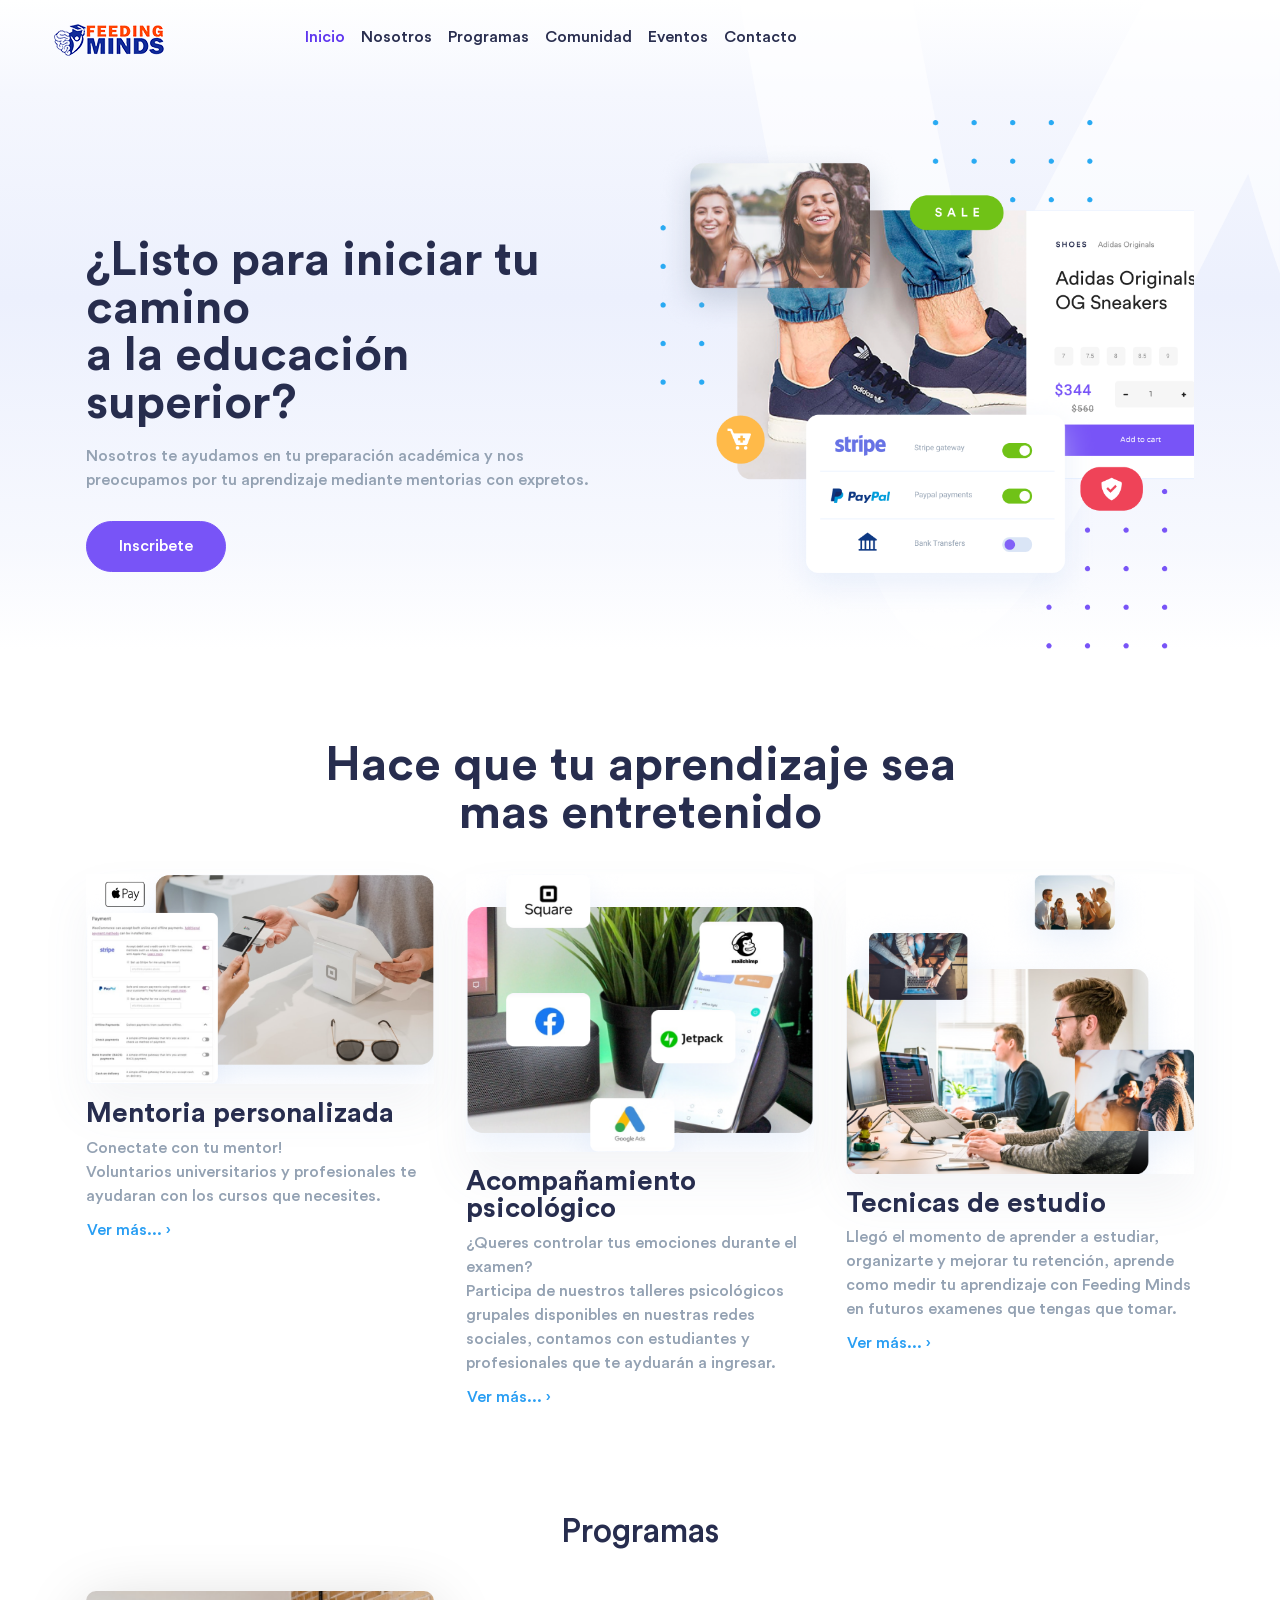
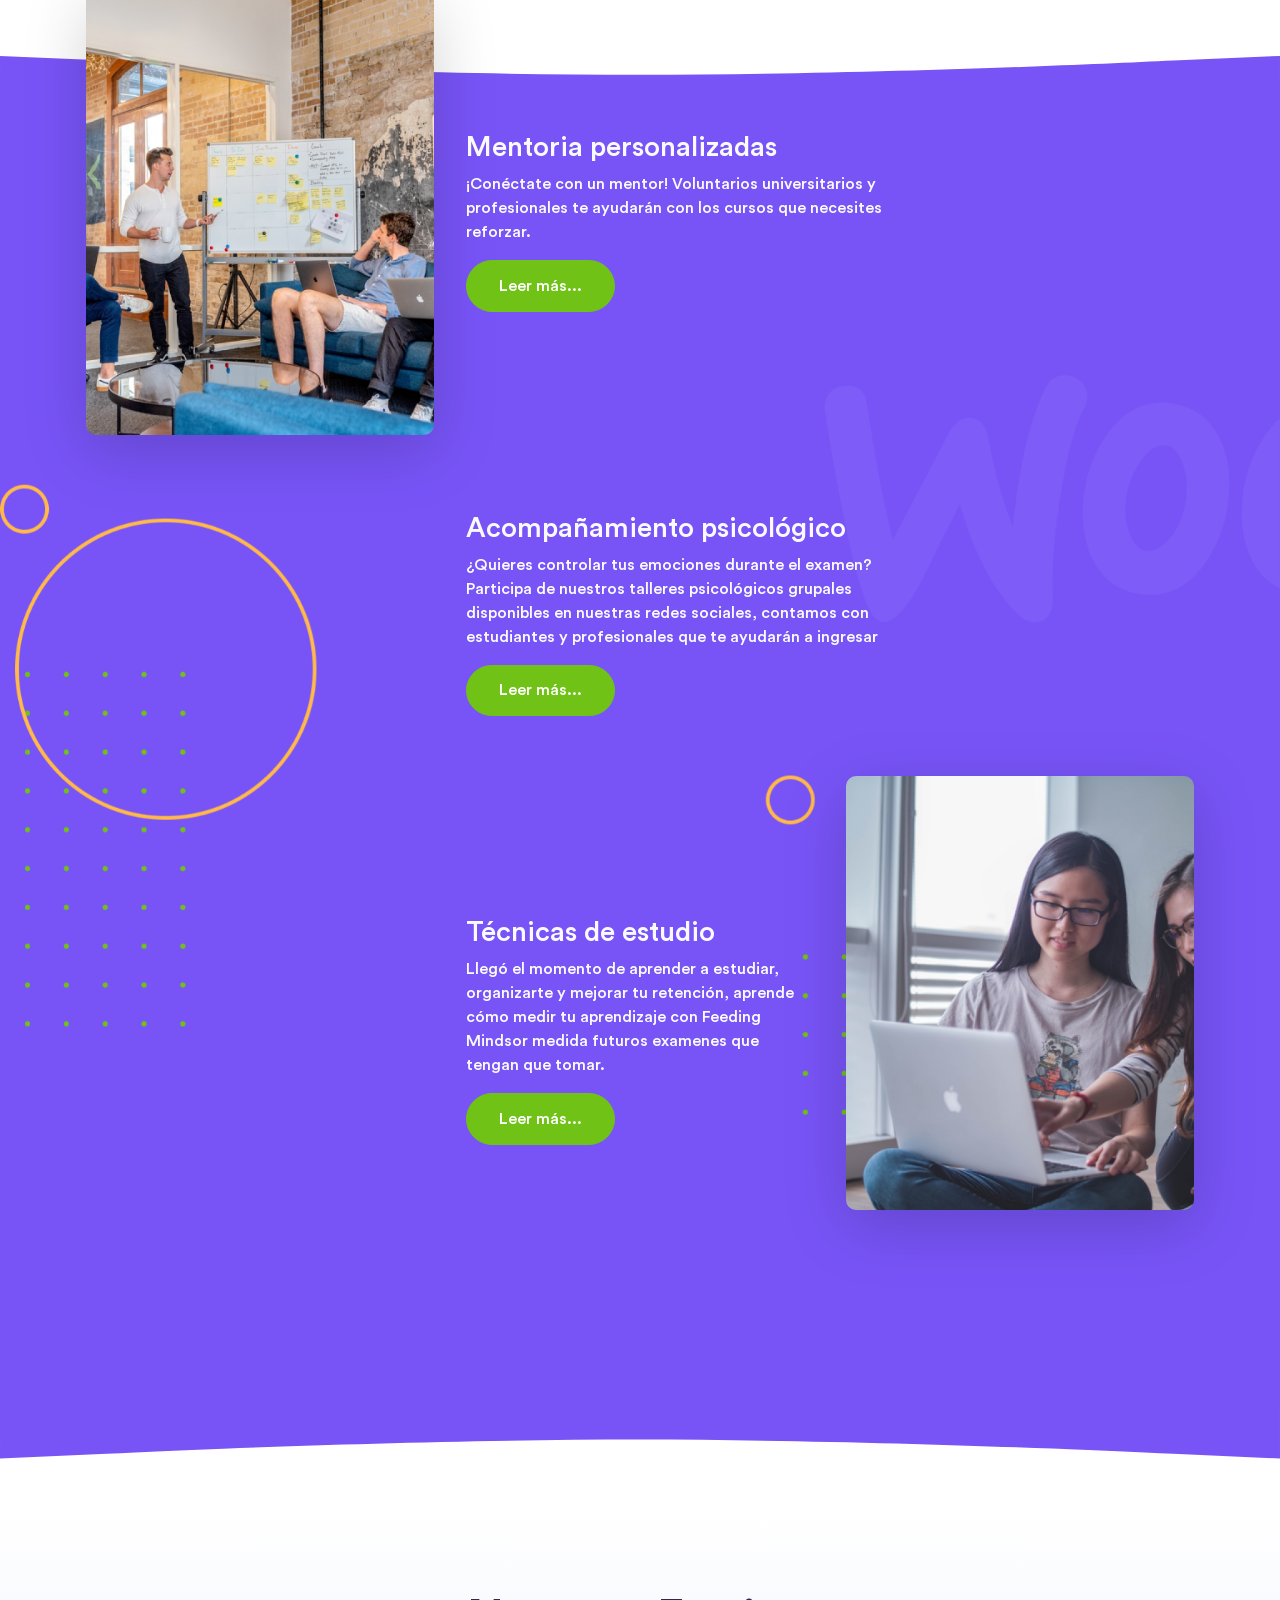
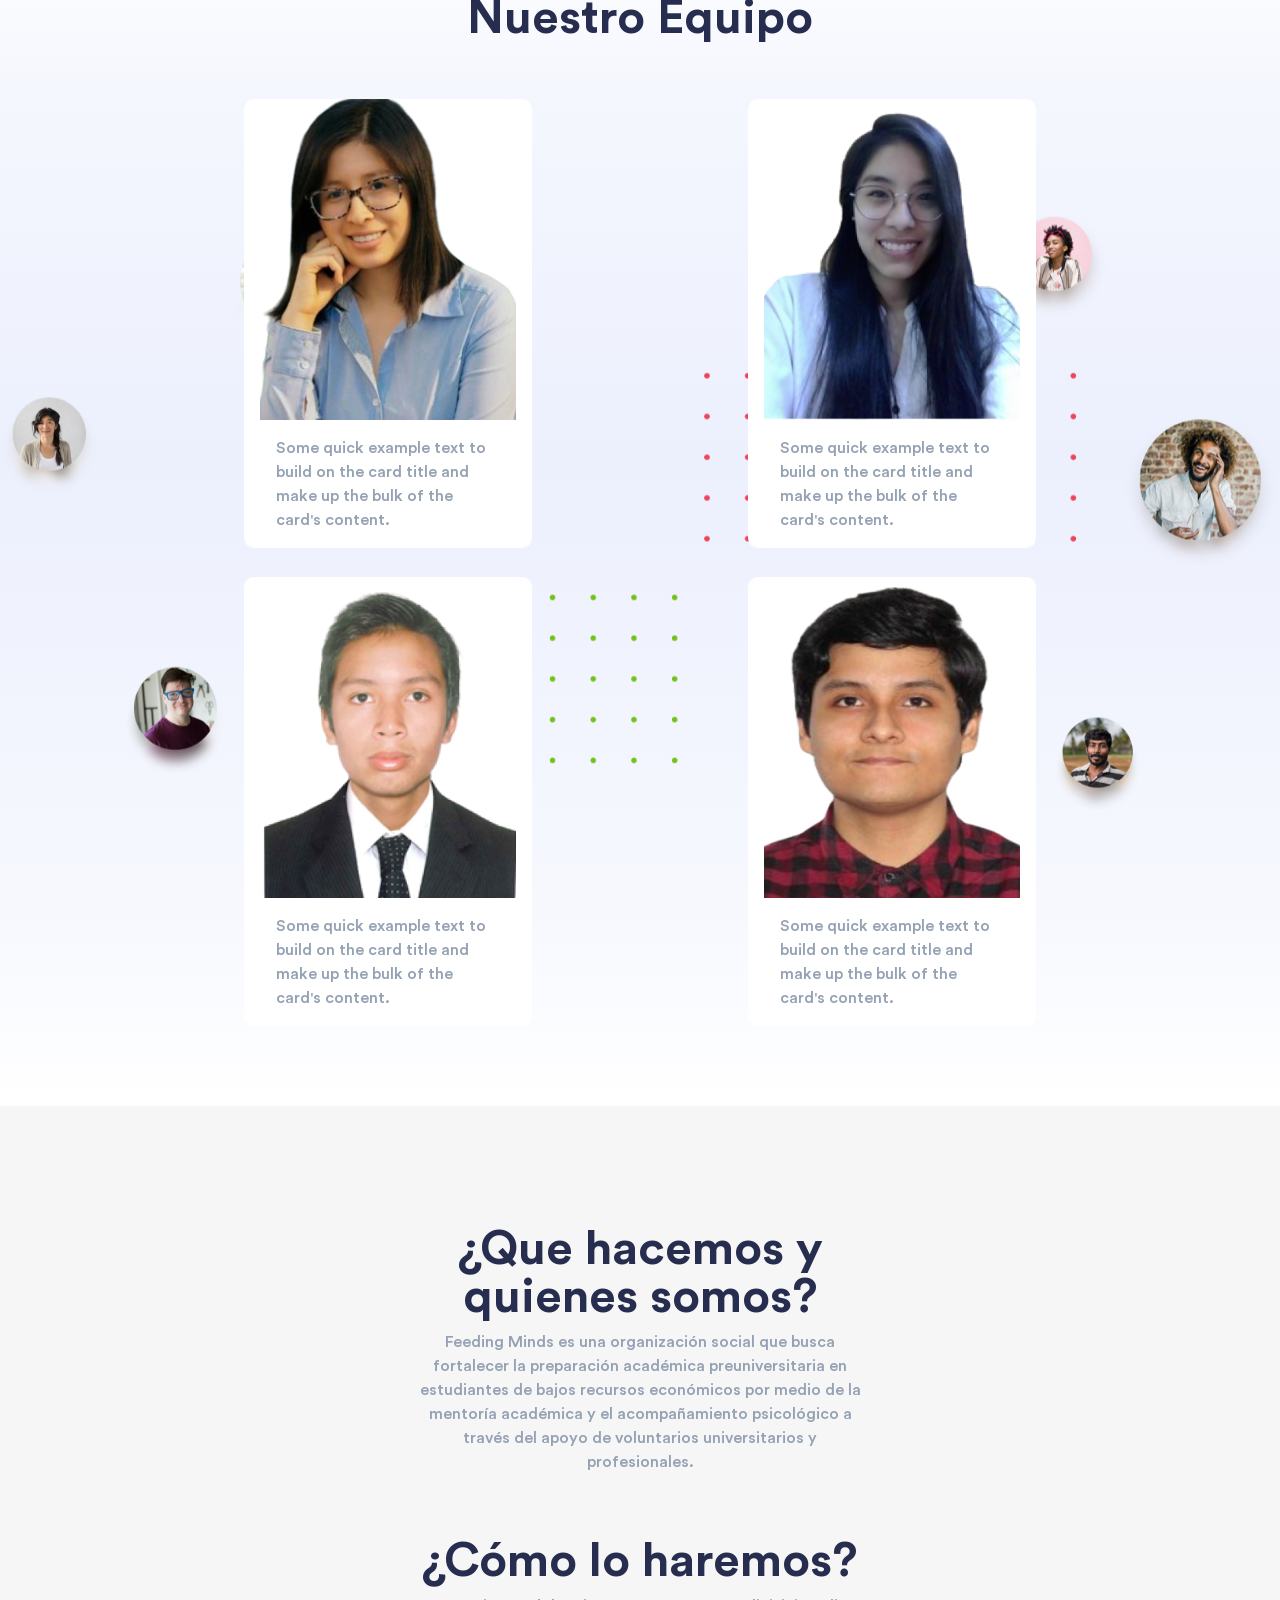
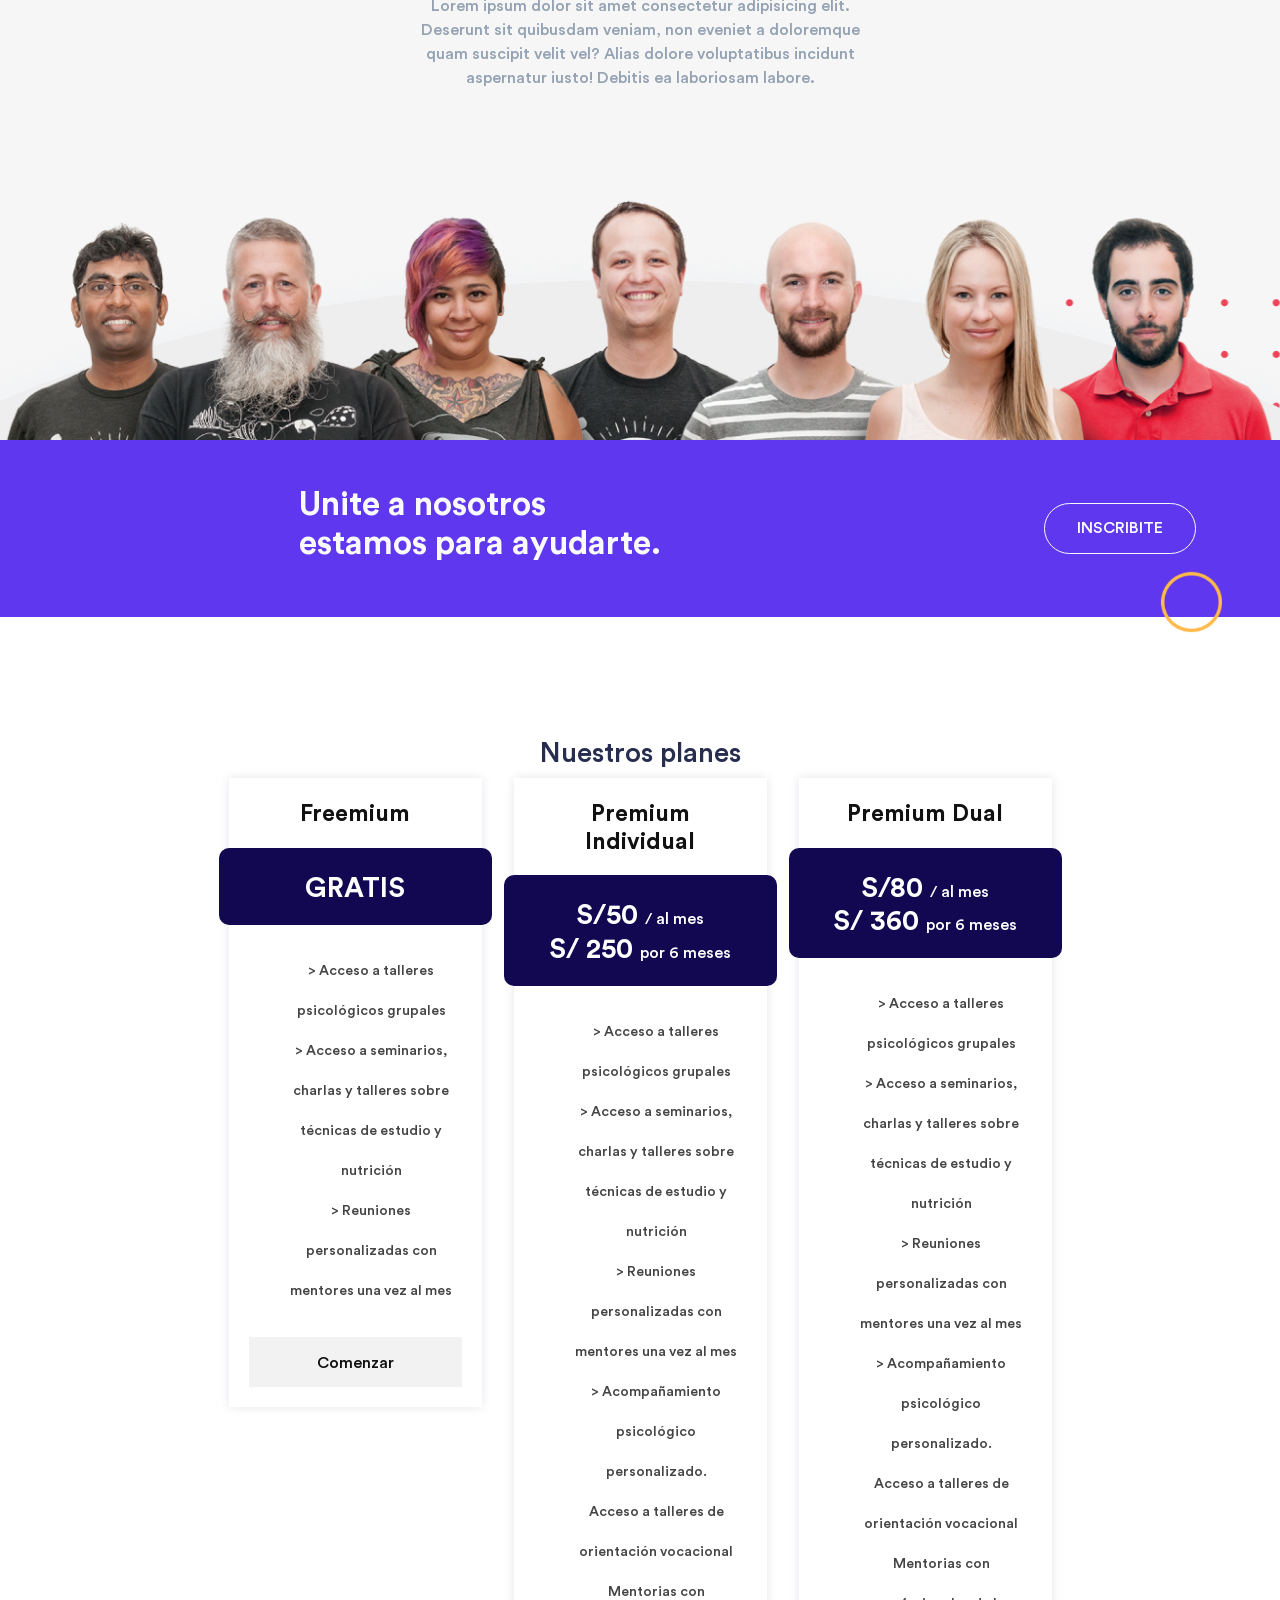
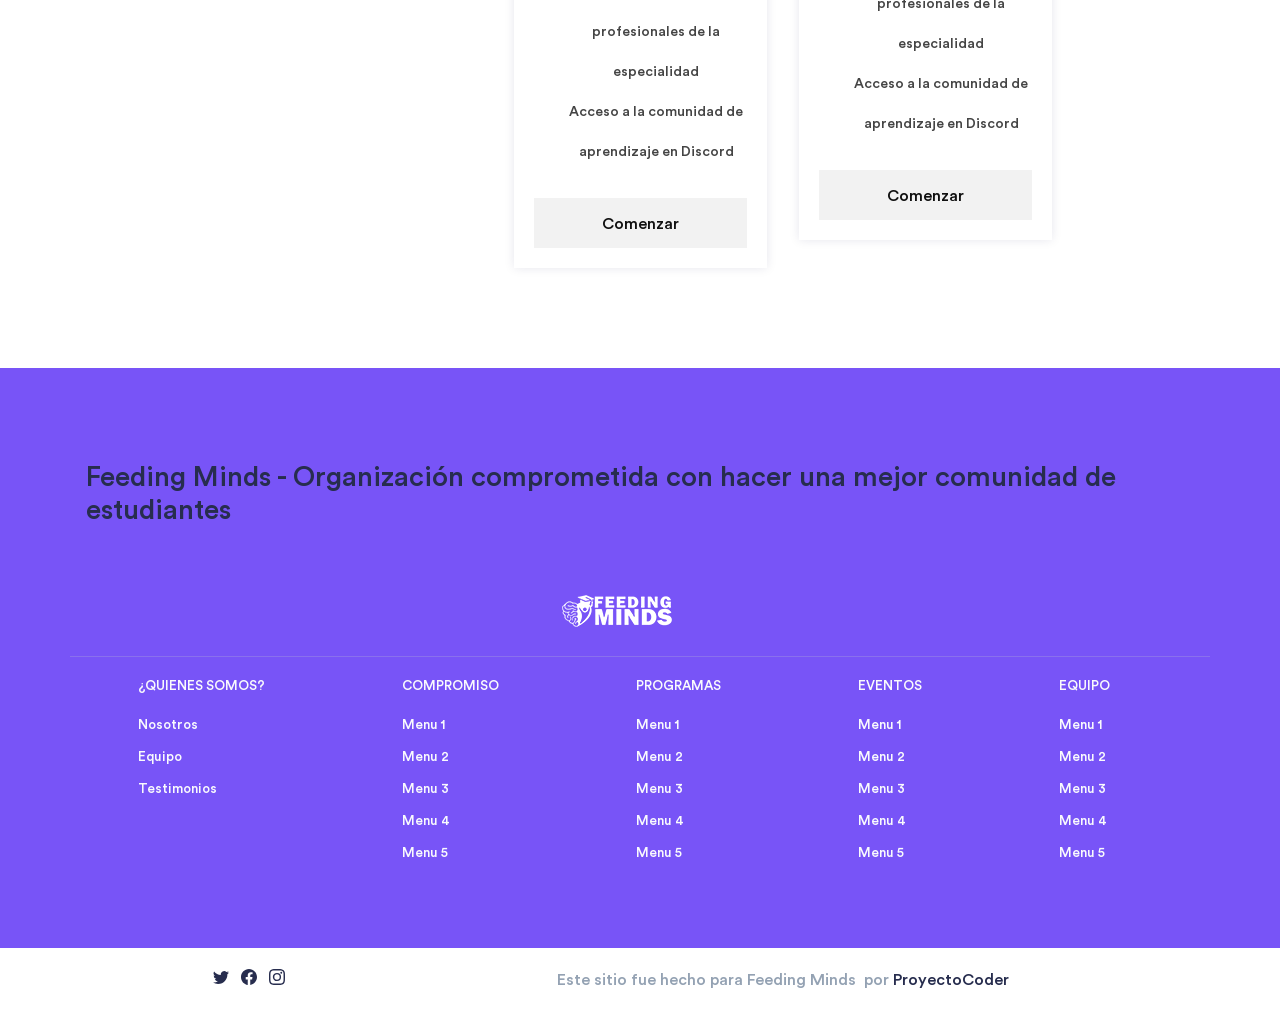
<file: index.html>
<!DOCTYPE html>
<html lang="es" dir="ltr">

<head>
  <meta charset="utf-8">
  <meta http-equiv="X-UA-Compatible" content="IE=edge">
  <meta name="viewport" content="width=device-width, initial-scale=1">


  <!-- ===============================================-->
  <!--    Document Title-->
  <!-- ===============================================-->
  <title>Feeding Minds</title>


  <!-- ===============================================-->
  <!--    Favicons-->
  <!-- ===============================================-->
  <link rel="apple-touch-icon" sizes="180x180" href="assets/img/favicons/apple-touch-icon.png">
  <link rel="icon" type="image/png" sizes="32x32" href="assets/img/favicons/favicon-32x32.png">
  <link rel="icon" type="image/png" sizes="16x16" href="assets/img/favicons/favicon-16x16.png">
  <link rel="shortcut icon" type="image/x-icon" href="assets/img/favicons/favicon.ico">
  <link rel="manifest" href="assets/img/favicons/manifest.json">
  <meta name="msapplication-TileImage" content="assets/img/favicons/mstile-150x150.png">
  <meta name="theme-color" content="#ffffff">


  <!-- ===============================================-->
  <!--    Stylesheets-->
  <!-- ===============================================-->
  <link href="assets/css/theme.css" rel="stylesheet" />

</head>


<body>

  <!-- ===============================================-->
  <!--    Main Content-->
  <!-- ===============================================-->
  <main class="main" id="top">
    <nav class="navbar navbar-expand-lg navbar-light fixed-top py-3" data-navbar-on-scroll="data-navbar-on-scroll">
      <div class="container-fluid"><a class="navbar-brand" href="#"><img src="assets/img/icons/logo.png" alt=""
            width="169" /></a>
        <button class="navbar-toggler collapsed" type="button" data-bs-toggle="collapse"
          data-bs-target="#navbarSupportedContent" aria-controls="navbarSupportedContent" aria-expanded="false"
          aria-label="Toggle navigation"><span class="navbar-toggler-icon"></span></button>
        <div class="collapse navbar-collapse" id="navbarSupportedContent">
          <ul class="navbar-nav me-auto ms-lg-4 ms-xl-7 border-bottom border-lg-bottom-0 pt-2 pt-lg-0">
            <li class="nav-item"><a class="nav-link fw-medium active" aria-current="page" href="#">Inicio</a></li>
            <li class="nav-item"><a class="nav-link fw-medium" href="#inicio">Nosotros</a></li>
            <li class="nav-item"><a class="nav-link fw-medium" href="#nosotros">Programas </a></li>
            <li class="nav-item"><a class="nav-link fw-medium" href="#">Comunidad</a></li>
            <li class="nav-item"><a class="nav-link fw-medium" href="#">Eventos </a></li>
            <li class="nav-item"><a class="nav-link fw-medium" href="#">Contacto</a></li>
          </ul>
          <!-- <form class="d-flex py-3 py-lg-0"><a class="btn btn-link text-1000 fw-medium order-1 order-lg-0 me-lg-2" href="#" role="button">Log In</a><a class="btn btn-info order-0 me-1" href="#" role="button">Inscribete/a>
              <div class="d-flex align-items-center ps-lg-3 order-3">
                <svg class="bi bi-search" xmlns="http://www.w3.org/2000/svg" width="16" height="16" fill="#272D4E" viewBox="0 0 16 16">
                  <path d="M11.742 10.344a6.5 6.5 0 1 0-1.397 1.398h-.001c.03.04.062.078.098.115l3.85 3.85a1 1 0 0 0 1.415-1.414l-3.85-3.85a1.007 1.007 0 0 0-.115-.1zM12 6.5a5.5 5.5 0 1 1-11 0 5.5 5.5 0 0 1 11 0z"></path>
                </svg>
              </div>
            </form> -->
        </div>
      </div>
    </nav>
    <section class="py-0 bg-light-gradient">
      <div class="bg-holder"
        style="background-image:url(assets/img/illustrations/hero-bg.png);background-position:top right;background-size:contain;">
      </div>
      <!--/.bg-holder-->

      <div class="container">
        <div class="row align-items-center">
          <div class="col-lg-6 col-md-5 order-md-1 pt-8"><img class="img-fluid" src="assets/img/gallery/hero.png"
              alt="" /></div>
          <div class="col-md-7 col-lg-6 text-center text-md-start pt-5 pt-md-9">
            <h1 class="display-2 fw-bold fs-4 fs-md-5 fs-xl-6">¿Listo para iniciar tu camino<br /> a la educación
              superior? </h1>
            <p class="mt-3 mb-4">Nosotros te ayudamos en tu preparación académica y nos preocupamos por tu aprendizaje
              mediante mentorias con expretos.</p><a class="btn btn-lg btn-info rounded-pill me-2" href="#"
              role="button">Inscribete </a>
          </div>
        </div>
      </div>
    </section>


    <!-- ============================================-->
    <!-- <section> begin ============================-->
    <section id="inicio" class="py-6">

      <div class="container">
        <div class="row flex-center">
          <div class="col-auto text-center my-4">
            <h1 class="display-3 fw-bold">Hace que tu aprendizaje sea<br /><span>mas entretenido</span></h1>
          </div>
        </div>
        <div class="row">
          <div class="col-md-4 mb-5 mb-md-0"><img class="img-fluid shadow-sm" src="assets/img/gallery/feature-1.png"
              alt="" />
            <div class="mt-3 text-center text-md-start">
              <h4 class="display-6 fs-2 fs-lg-3 fw-bold">Mentoria personalizada</h4>
              <p class="mb-0">Conectate con tu mentor! <br /> Voluntarios universitarios y profesionales te ayudaran con
                los cursos que necesites.</p><a class="btn btn-link ps-0" href="#" role="button"> Ver más... ›</a>
            </div>
          </div>
          <div class="col-md-4 mb-5 mb-md-0"><img class="img-fluid shadow-sm" src="assets/img/gallery/feature-2.png"
              alt="" />
            <div class="mt-3 text-center text-md-start">
              <h4 class="display-6 fs-2 fs-lg-3 fw-bold">Acompañamiento psicológico</h4>
              <p class="mb-0">¿Queres controlar tus emociones durante el examen?<br />Participa de nuestros talleres
                psicológicos grupales disponibles en nuestras redes sociales, contamos con estudiantes y profesionales
                que te ayduarán a ingresar.</p><a class="btn btn-link ps-0" href="#" role="button"> Ver más... › </a>
            </div>
          </div>
          <div class="col-md-4 mb-5 mb-md-0"><img class="img-fluid shadow-sm" src="assets/img/gallery/feature-3.png"
              alt="" />
            <div class="mt-3 text-center text-md-start">
              <h4 class="display-6 fs-2 fs-lg-3 fw-bold">Tecnicas de estudio</h4>
              <p class="mb-0">Llegó el momento de aprender a estudiar, organizarte y mejorar tu retención, aprende como
                medir tu aprendizaje con Feeding Minds en futuros examenes que tengas que tomar. </p><a
                class="btn btn-link ps-0" href="#" role="button"> Ver más... ›</a>
            </div>
          </div>
        </div>
      </div><!-- end of .container-->

    </section>
    <!-- <section> close ============================-->
    <!-- ============================================-->


    <div class="shapeup mt-4">
      <h2 class="text-center mb-5 ">Programas</h2>
      <svg xmlns="http://www.w3.org/2000/svg" viewBox="0 0 1440 319">
        <path fill="#7854F7" fill-opacity="1"
          d="M0,64L120,69.3C240,75,480,85,720,85.3C960,85,1200,75,1320,69.3L1440,64L1440,320L1320,320C1200,320,960,320,720,320C480,320,240,320,120,320L0,320Z">
        </path>
      </svg>
    </div>
    <section class="pt-4 pt-md-5 bg-info">
      <div class="bg-holder"
        style="background-image:url(assets/img/illustrations/about-bg.png);background-position:center center;background-size:contain;">
      </div>
      <!--/.bg-holder-->

      <div id="nosotros" class="container">
        <div class="row mb-5 text-center">
          <div class="col-12 col-md-4 mb-4 text-center"><img class="img-fluid rounded-3 shadow-lg image-up"
              src="assets/img/gallery/about-2.png" alt="" /></div>
          <div class="col-12 col-md-8 text-md-start text-start" style="max-width: 460px;">
            <h3 class="fw-medium text-light"> Mentoria personalizadas</h3>
            <p class="text-light">¡Conéctate con un mentor!
              Voluntarios universitarios y profesionales te ayudarán con los cursos que necesites reforzar.</p><a
              class="btn btn-lg btn-success rounded-pill" href="#">Leer más...</a>
          </div>
        </div>
        <div class="row mb-5 mb-lg-10 text-center">
          <div class="col-12 col-md-4 mb-4"></div>
          <div class="col-12 col-md-8  text-start text-md-start order-1 order-md-0" style="max-width: 460px;">
            <h3 class="fw-medium text-light">Acompañamiento psicológico</h3>
            <p class="text-light">¿Quieres controlar tus emociones durante el examen?
              Participa de nuestros talleres psicológicos grupales disponibles en nuestras redes sociales, contamos con
              estudiantes y profesionales que te ayudarán a ingresar</p><a class="btn btn-lg btn-success rounded-pill"
              href="#">Leer más...</a>
          </div>
        </div>

        <div class="row mb-5 text-center">
          <div class="col-12 col-md-4 mb-4"></div>
          <div class="col-12 col-md-8 col-lg-4  text-start text-md-start order-1 order-md-0" style="max-width: 460px;">
            <h3 class="fw-medium text-light">Técnicas de estudio</h3>
            <p class="text-light">Llegó el momento de aprender a estudiar, organizarte y mejorar tu retención, aprende
              cómo medir tu aprendizaje con Feeding Mindsor medida futuros examenes que tengan que tomar.</p><a
              class="btn btn-lg btn-success rounded-pill" href="#">Leer más...</a>
          </div>
          <div class="col-12 col-md-4 mb-4"><img class="img-fluid rounded-3 d-none d-md-block shadow-lg image-up"
              src="assets/img/gallery/about-1.png" alt="" /></div>
        </div>
      </div>
    </section>
    <div class="shapedown">
      <svg xmlns="http://www.w3.org/2000/svg" viewBox="0 0 1440 319">
        <path fill="#7854F7" fill-opacity="1"
          d="M0,256L120,250.7C240,245,480,235,720,234.7C960,235,1200,245,1320,250.7L1440,256L1440,0L1320,0C1200,0,960,0,720,0C480,0,240,0,120,0L0,0Z">
        </path>
      </svg>
    </div>
    <section class="py-7 bg-light-gradient">
      <div class="bg-holder"
        style="background-image:url(assets/img/gallery/testimonial-bg.png);background-position:center center;background-size:contain;">
      </div>
      <!--/.bg-holder-->

      <div class="container">
        <div class="row flex-center mb-5">
          <div class="col-auto text-center">
            <h2 class="display-3 fw-bold fs-4 fs-md-6">Nuestro Equipo</h2>
          </div>
        </div>
        <div class="row flex-center gap-lg-10">
          <div class="card mb-5 mb-lg-0 me-md-3" style="width: 18rem;">
            <img src="./assets/img/gallery/member1.png" class="card-img-top" alt="...">
            <div class="card-body">
              <p class="card-text">Some quick example text to build on the card title and make up the bulk of
                the
                card's content.</p>
            </div>
          </div>
          <div class="card mb-5 mb-lg-0" style="width: 18rem;">
            <img src="./assets/img/gallery/member2.png" class="card-img-top" alt="...">
            <div class="card-body">
              <p class="card-text">Some quick example text to build on the card title and make up the bulk of
                the
                card's content.</p>
            </div>
          </div>
        </div>
        <div class="row flex-center gap-lg-10 mt-lg-4">
          <div class="card mb-5 mb-lg-0 me-md-3" style="width: 18rem;">
            <img src="./assets/img/gallery/member3.png" class="card-img-top" alt="...">
            <div class="card-body">
              <p class="card-text">Some quick example text to build on the card title and make up the bulk of
                the
                card's content.</p>
            </div>
          </div>
          <div class="card mb-5 mb-lg-0" style="width: 18rem;">
            <img src="./assets/img/gallery/member4.png" class="card-img-top" style="height: 321px;" alt="...">
            <div class="card-body">
              <p class="card-text">Some quick example text to build on the card title and make up the bulk of
                the
                card's content.</p>
            </div>
          </div>
        </div>
      </div>
    </section>
    <section class="bg-100 pb-0">
      <div class="container">
        <div class="row flex-center">
          <div class="col-xl-5 text-center mb-5 z-index-1">
            <h1 class="display-3 fw-bold fs-4 fs-md-6">¿Que hacemos y quienes somos?</h1>
            <p>Feeding Minds es una organización social que busca fortalecer la preparación académica preuniversitaria
              en estudiantes de bajos recursos económicos por medio de la mentoría académica y el acompañamiento
              psicológico a través del apoyo de voluntarios universitarios y profesionales.</p>
          </div>
        </div>
      </div>
      <div class="container">
        <div class="row flex-center">
          <div class="col-xl-5 text-center mb-5 z-index-1">
            <h1 class="display-3 fw-bold fs-4 fs-md-6">¿Cómo lo haremos?</h1>
            <p>Lorem ipsum dolor sit amet consectetur adipisicing elit. Deserunt sit quibusdam veniam, non eveniet a
              doloremque quam suscipit velit vel? Alias dolore voluptatibus incidunt aspernatur iusto! Debitis ea
              laboriosam labore.</p>
          </div>
        </div>
      </div>
      <div class="position-relative text-center">
        <div class="bg-holder"
          style="background-image:url(undefined);background:url(assets/img/gallery/people-bg-shape.png) no-repeat center bottom, url(assets/img/gallery/people-bg-dot.png) no-repeat center bottom;">
        </div>
        <!--/.bg-holder-->
        <img class="img-fluid position-relative z-index-1" src="assets/img/gallery/people.png" alt="" />
      </div>
    </section>
    <section class="py-0">
      <div class="bg-holder z-index-2"
        style="background-image:url(assets/img/illustrations/cta-bg.png);background-position:bottom right;background-size:61px 60px;margin-top:15px;margin-right:15px;margin-left:-58px;">
      </div>
      <!--/.bg-holder-->

      <div class="container-fluid px-0">
        <div class="card py-4 border-0 rounded-0 bg-primary">
          <div class="card-body">
            <div class="row flex-center">
              <div class="col-xl-9 d-flex justify-content-center mb-3 mb-xl-0">
                <h2 class="text-light fw-bold">Unite a nosotros<br />estamos para ayudarte.</h2>
              </div>
              <div class="col-xl-3 text-center"><a class="btn btn-lg btn-outline-light rounded-pill"
                  href="#">INSCRIBITE</a></div>
            </div>
          </div>
        </div>
      </div>
    </section>


    <!-- ============================================-->
    <!-- <section> begin ============================-->

    <!-- Pricing Section Begin -->
    <section class="pricing-section spad">
      <div class="container">
        <div class="row">
          <div class="col-lg-12 col-md-12">
            <div class="section-title normal-title text-center">
              <h3>Nuestros planes</h3>
            </div>
          </div>
        </div>
        <div class="row precios">
          <div class="col-lg-3 col-md-6 col-sm-6">
            <div class="pricing__item">
              <h4>Freemium</h4>
              <h3>GRATIS</h3>
              <ul>
                <li>> Acceso a talleres psicológicos grupales</li>
                <li>> Acceso a seminarios, charlas y talleres sobre técnicas de estudio y nutrición</li>
                <li>> Reuniones personalizadas con mentores una vez al mes</li>
              </ul>
              <a href="#" class="primary-btn">Comenzar</a>
            </div>
          </div>
          <div class="col-lg-3 col-md-6 col-sm-6">
            <div class="pricing__item">
              <h4>Premium Individual</h4>
              <h3>S/50 <span>/ al mes</span><br /> S/ 250 <span>por 6 meses</span></h3>
              <ul>
                <li>> Acceso a talleres psicológicos grupales</li>
                <li>> Acceso a seminarios, charlas y talleres sobre técnicas de estudio y nutrición</li>
                <li>> Reuniones personalizadas con mentores una vez al mes</li>
                <li>> Acompañamiento psicológico personalizado.</li>
                <li>Acceso a talleres de orientación vocacional</li>
                <li>Mentorias con profesionales de la especialidad</li>
                <li>Acceso a la comunidad de aprendizaje en Discord</li>
              </ul>
              <a href="#" class="primary-btn">Comenzar</a>
            </div>
          </div>
          <div class="col-lg-3 col-md-6 col-sm-6">
            <div class="pricing__item">
              <h4>Premium Dual</h4>
              <h3>S/80 <span>/ al mes</span><br /> S/ 360 <span>por 6 meses</span></h3>
              <ul>
                <li>> Acceso a talleres psicológicos grupales</li>
                <li>> Acceso a seminarios, charlas y talleres sobre técnicas de estudio y nutrición</li>
                <li>> Reuniones personalizadas con mentores una vez al mes</li>
                <li>> Acompañamiento psicológico personalizado.</li>
                <li>Acceso a talleres de orientación vocacional</li>
                <li>Mentorias con profesionales de la especialidad</li>
                <li>Acceso a la comunidad de aprendizaje en Discord</li>
              </ul>
              <a href="#" class="primary-btn">Comenzar</a>
            </div>
          </div>
        </div>
    </section>
    <!-- Pricing Section End -->

    <section class="bg-info pt-0 pb-0">

      <div class="container">
        <div class="row justify-content-sm-between py-6">
          <div class="row flex-center">
            <div class="col-auto py-4">
              <h3>Feeding Minds - Organización comprometida con hacer una mejor comunidad de estudiantes</h3>
            </div>
          </div>
          <div class="row flex-center">
            <div class="col-auto py-4"><a href="#"><img class="img-fluid" src="assets/img/icons/f-logo.png"
                  alt="" /></a></div>
          </div>
          <hr class="opacity-25" />
          <div class="row justify-content-lg-around">
            <div class="col-6 col-sm-4 col-lg-auto mb-3 order-0">
              <h6 class="text-light lh-lg text-uppercase">¿Quienes somos?</h6>
              <ul class="list-unstyled mb-md-4 mb-lg-0">
                <li class="lh-lg"><a class="text-light fs--1 text-decoration-none" href="#!">Nosotros</a></li>
                <li class="lh-lg"><a class="text-light fs--1 text-decoration-none" href="#!">Equipo</a></li>
                <li class="lh-lg"><a class="text-light fs--1 text-decoration-none" href="#!">Testimonios</a></li>
              </ul>
            </div>
            <div class="col-6 col-sm-4 col-lg-auto mb-3 order-4 order-lg-1">
              <h6 class="text-light lh-lg text-uppercase"> Compromiso </h6>
              <ul class="list-unstyled mb-md-4 mb-lg-0">
                <li class="lh-lg"><a class="text-light fs--1 text-decoration-none" href="#!">Menu 1</a></li>
                <li class="lh-lg"><a class="text-light fs--1 text-decoration-none" href="#!">Menu 2 </a></li>
                <li class="lh-lg"><a class="text-light fs--1 text-decoration-none" href="#!">Menu 3</a></li>
                <li class="lh-lg"><a class="text-light fs--1 text-decoration-none" href="#!">Menu 4</a></li>
                <li class="lh-lg"><a class="text-light fs--1 text-decoration-none" href="#!">Menu 5</a></li>
              </ul>
            </div>
            <div class="col-6 col-sm-4 col-lg-auto mb-3 order-1 order-lg-2">
              <h6 class="text-light lh-lg text-uppercase">Programas </h6>
              <ul class="list-unstyled mb-md-4 mb-lg-0">
                <li class="lh-lg"><a class="text-light fs--1 text-decoration-none" href="#!">Menu 1</a></li>
                <li class="lh-lg"><a class="text-light fs--1 text-decoration-none" href="#!">Menu 2 </a></li>
                <li class="lh-lg"><a class="text-light fs--1 text-decoration-none" href="#!">Menu 3</a></li>
                <li class="lh-lg"><a class="text-light fs--1 text-decoration-none" href="#!">Menu 4</a></li>
                <li class="lh-lg"><a class="text-light fs--1 text-decoration-none" href="#!">Menu 5</a></li>
              </ul>
            </div>
            <div class="col-6 col-sm-4 col-lg-auto mb-3 order-3 order-lg-3">
              <h6 class="text-light lh-lg text-uppercase">Eventos</h6>
              <ul class="list-unstyled mb-md-4 mb-lg-0">
                <li class="lh-lg"><a class="text-light fs--1 text-decoration-none" href="#!">Menu 1</a></li>
                <li class="lh-lg"><a class="text-light fs--1 text-decoration-none" href="#!">Menu 2 </a></li>
                <li class="lh-lg"><a class="text-light fs--1 text-decoration-none" href="#!">Menu 3</a></li>
                <li class="lh-lg"><a class="text-light fs--1 text-decoration-none" href="#!">Menu 4</a></li>
                <li class="lh-lg"><a class="text-light fs--1 text-decoration-none" href="#!">Menu 5</a></li>
              </ul>
            </div>
            <div class="col-6 col-sm-4 col-lg-auto mb-3 order-2 order-lg-4">
              <h6 class="text-light lh-lg text-uppercase">Equipo</h6>
              <ul class="list-unstyled mb-md-4 mb-lg-0">
                <li class="lh-lg"><a class="text-light fs--1 text-decoration-none" href="#!">Menu 1</a></li>
                <li class="lh-lg"><a class="text-light fs--1 text-decoration-none" href="#!">Menu 2 </a></li>
                <li class="lh-lg"><a class="text-light fs--1 text-decoration-none" href="#!">Menu 3</a></li>
                <li class="lh-lg"><a class="text-light fs--1 text-decoration-none" href="#!">Menu 4</a></li>
                <li class="lh-lg"><a class="text-light fs--1 text-decoration-none" href="#!">Menu 5</a></li>
              </ul>
            </div>
          </div>
        </div><!-- end of .container-->

    </section>
    <!-- <section> close ============================-->
    <!-- ============================================-->




    <!-- ============================================-->
    <!-- <section> begin ============================-->
    <section class="py-2">

      <div class="container">
        <div class="row flex-center">
          <div class="col-sm-12 col-md-3 text-md-start px-md-0 pt-md-2 text-center">
            <ul class="list-unstyled list-inline">
              <li class="list-inline-item mr-3"><a class="text-decoration-none" href="#!">
                  <svg class="bi bi-twitter" xmlns="http://www.w3.org/2000/svg" width="16" height="16" fill="#272D4E"
                    viewBox="0 0 16 16">
                    <path
                      d="M5.026 15c6.038 0 9.341-5.003 9.341-9.334 0-.14 0-.282-.006-.422A6.685 6.685 0 0 0 16 3.542a6.658 6.658 0 0 1-1.889.518 3.301 3.301 0 0 0 1.447-1.817 6.533 6.533 0 0 1-2.087.793A3.286 3.286 0 0 0 7.875 6.03a9.325 9.325 0 0 1-6.767-3.429 3.289 3.289 0 0 0 1.018 4.382A3.323 3.323 0 0 1 .64 6.575v.045a3.288 3.288 0 0 0 2.632 3.218 3.203 3.203 0 0 1-.865.115 3.23 3.23 0 0 1-.614-.057 3.283 3.283 0 0 0 3.067 2.277A6.588 6.588 0 0 1 .78 13.58a6.32 6.32 0 0 1-.78-.045A9.344 9.344 0 0 0 5.026 15z">
                    </path>
                  </svg></a></li>
              <li class="list-inline-item mr-3"><a class="text-decoration-none" href="#!">
                  <svg class="bi bi-facebook" xmlns="http://www.w3.org/2000/svg" width="16" height="16" fill="#272D4E"
                    viewBox="0 0 16 16">
                    <path
                      d="M16 8.049c0-4.446-3.582-8.05-8-8.05C3.58 0-.002 3.603-.002 8.05c0 4.017 2.926 7.347 6.75 7.951v-5.625h-2.03V8.05H6.75V6.275c0-2.017 1.195-3.131 3.022-3.131.876 0 1.791.157 1.791.157v1.98h-1.009c-.993 0-1.303.621-1.303 1.258v1.51h2.218l-.354 2.326H9.25V16c3.824-.604 6.75-3.934 6.75-7.951z">
                    </path>
                  </svg></a></li>
              <li class="list-inline-item mr-3"><a class="text-decoration-none" href="#!">
                  <svg class="bi bi-instagram" xmlns="http://www.w3.org/2000/svg" width="16" height="16" fill="#272D4E"
                    viewBox="0 0 16 16">
                    <path
                      d="M8 0C5.829 0 5.556.01 4.703.048 3.85.088 3.269.222 2.76.42a3.917 3.917 0 0 0-1.417.923A3.927 3.927 0 0 0 .42 2.76C.222 3.268.087 3.85.048 4.7.01 5.555 0 5.827 0 8.001c0 2.172.01 2.444.048 3.297.04.852.174 1.433.372 1.942.205.526.478.972.923 1.417.444.445.89.719 1.416.923.51.198 1.09.333 1.942.372C5.555 15.99 5.827 16 8 16s2.444-.01 3.298-.048c.851-.04 1.434-.174 1.943-.372a3.916 3.916 0 0 0 1.416-.923c.445-.445.718-.891.923-1.417.197-.509.332-1.09.372-1.942C15.99 10.445 16 10.173 16 8s-.01-2.445-.048-3.299c-.04-.851-.175-1.433-.372-1.941a3.926 3.926 0 0 0-.923-1.417A3.911 3.911 0 0 0 13.24.42c-.51-.198-1.092-.333-1.943-.372C10.443.01 10.172 0 7.998 0h.003zm-.717 1.442h.718c2.136 0 2.389.007 3.232.046.78.035 1.204.166 1.486.275.373.145.64.319.92.599.28.28.453.546.598.92.11.281.24.705.275 1.485.039.843.047 1.096.047 3.231s-.008 2.389-.047 3.232c-.035.78-.166 1.203-.275 1.485a2.47 2.47 0 0 1-.599.919c-.28.28-.546.453-.92.598-.28.11-.704.24-1.485.276-.843.038-1.096.047-3.232.047s-2.39-.009-3.233-.047c-.78-.036-1.203-.166-1.485-.276a2.478 2.478 0 0 1-.92-.598 2.48 2.48 0 0 1-.6-.92c-.109-.281-.24-.705-.275-1.485-.038-.843-.046-1.096-.046-3.233 0-2.136.008-2.388.046-3.231.036-.78.166-1.204.276-1.486.145-.373.319-.64.599-.92.28-.28.546-.453.92-.598.282-.11.705-.24 1.485-.276.738-.034 1.024-.044 2.515-.045v.002zm4.988 1.328a.96.96 0 1 0 0 1.92.96.96 0 0 0 0-1.92zm-4.27 1.122a4.109 4.109 0 1 0 0 8.217 4.109 4.109 0 0 0 0-8.217zm0 1.441a2.667 2.667 0 1 1 0 5.334 2.667 2.667 0 0 1 0-5.334z">
                    </path>
                  </svg></a></li>
            </ul>
          </div>
          <div class="col-sm-12 col-md-6 px-md-0 text-md-center order-1 order-md-0">
            <div class="text-400 text-center">
              <p class="mb-0">Este sitio fue hecho para Feeding Minds
                &nbsp;por&nbsp;<a class="text-1000" href="#" target="_blank">ProyectoCoder</a>
              </p>
            </div>
          </div>
        </div>
      </div><!-- end of .container-->

    </section>
    <!-- <section> close ============================-->
    <!-- ============================================-->


  </main>
  <!-- ===============================================-->
  <!--    End of Main Content-->
  <!-- ===============================================-->




  <!-- ===============================================-->
  <!--    JavaScripts-->
  <!-- ===============================================-->
  <script src="vendors/@popperjs/popper.min.js"></script>
  <script src="vendors/bootstrap/bootstrap.min.js"></script>
  <script src="vendors/is/is.min.js"></script>
  <script src="https://polyfill.io/v3/polyfill.min.js?features=window.scroll"></script>
  <script src="assets/js/theme.js"></script>

</body>

</html>
</file>
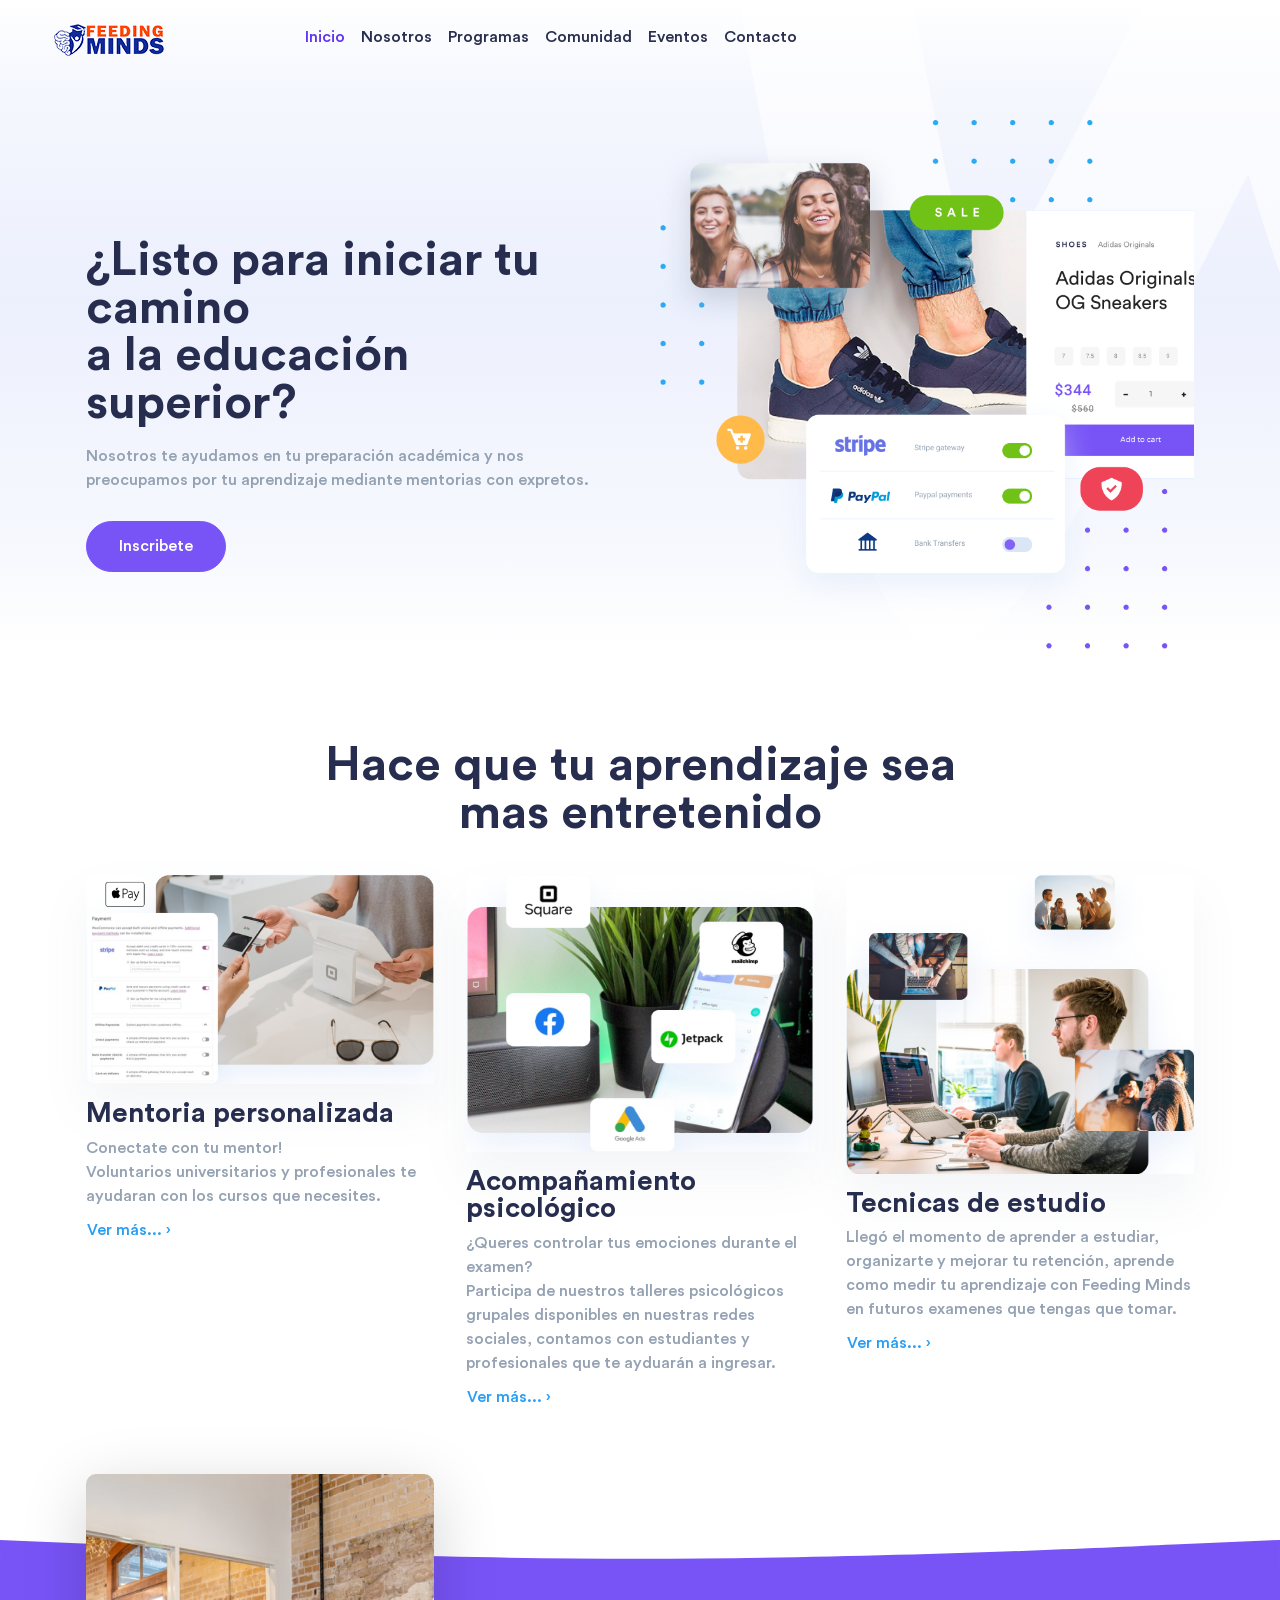
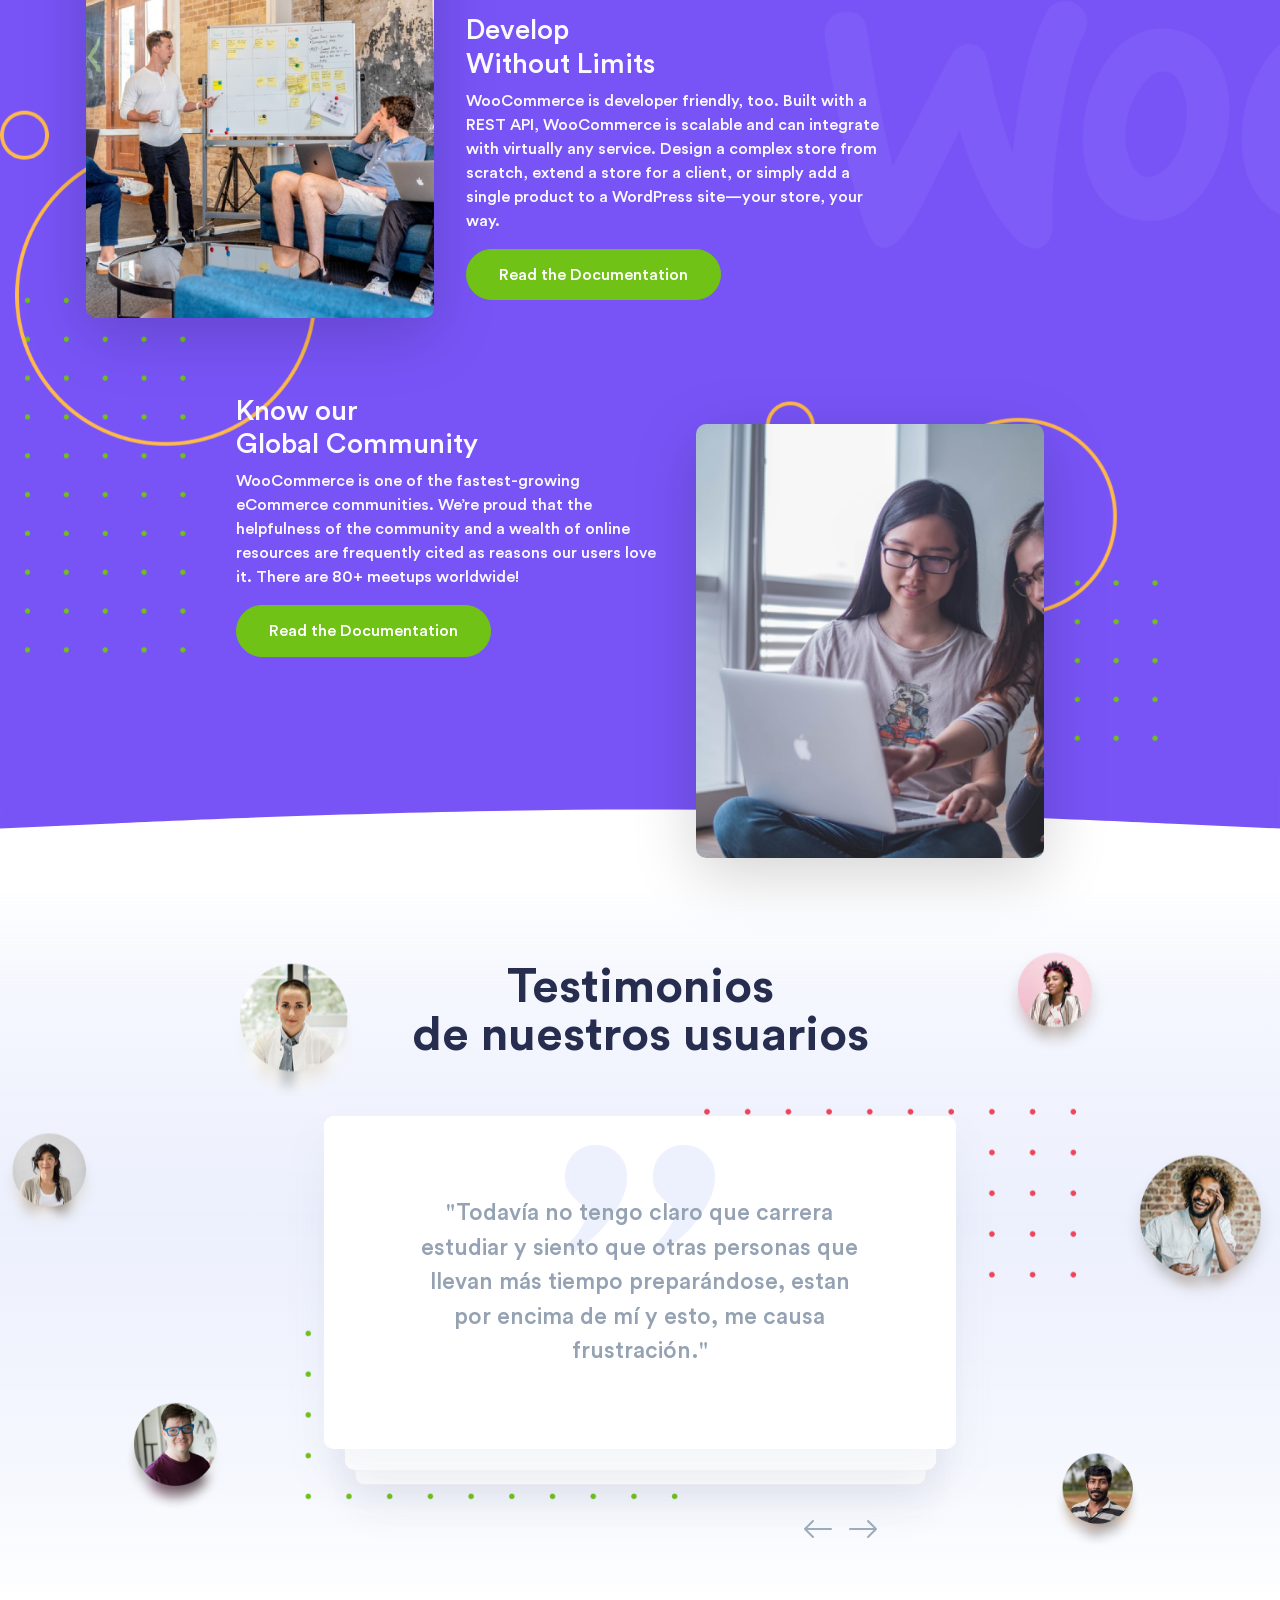
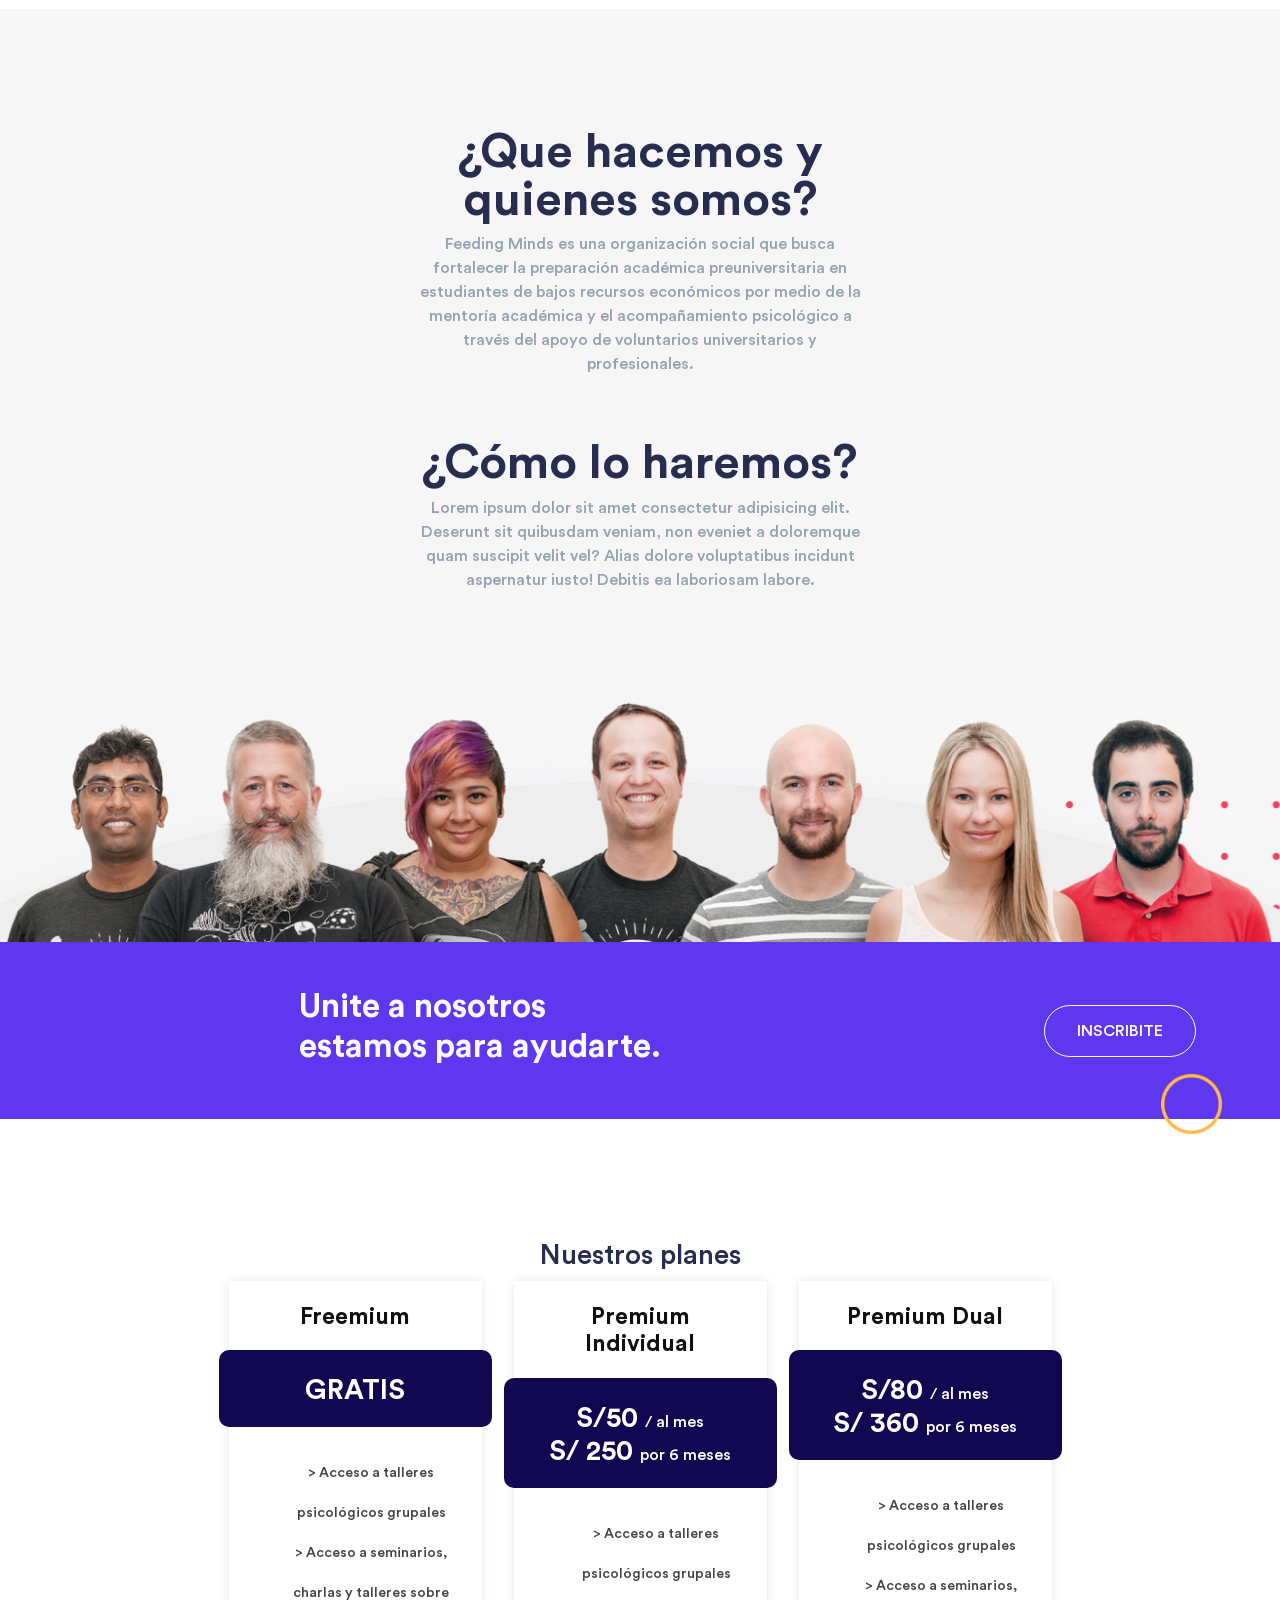
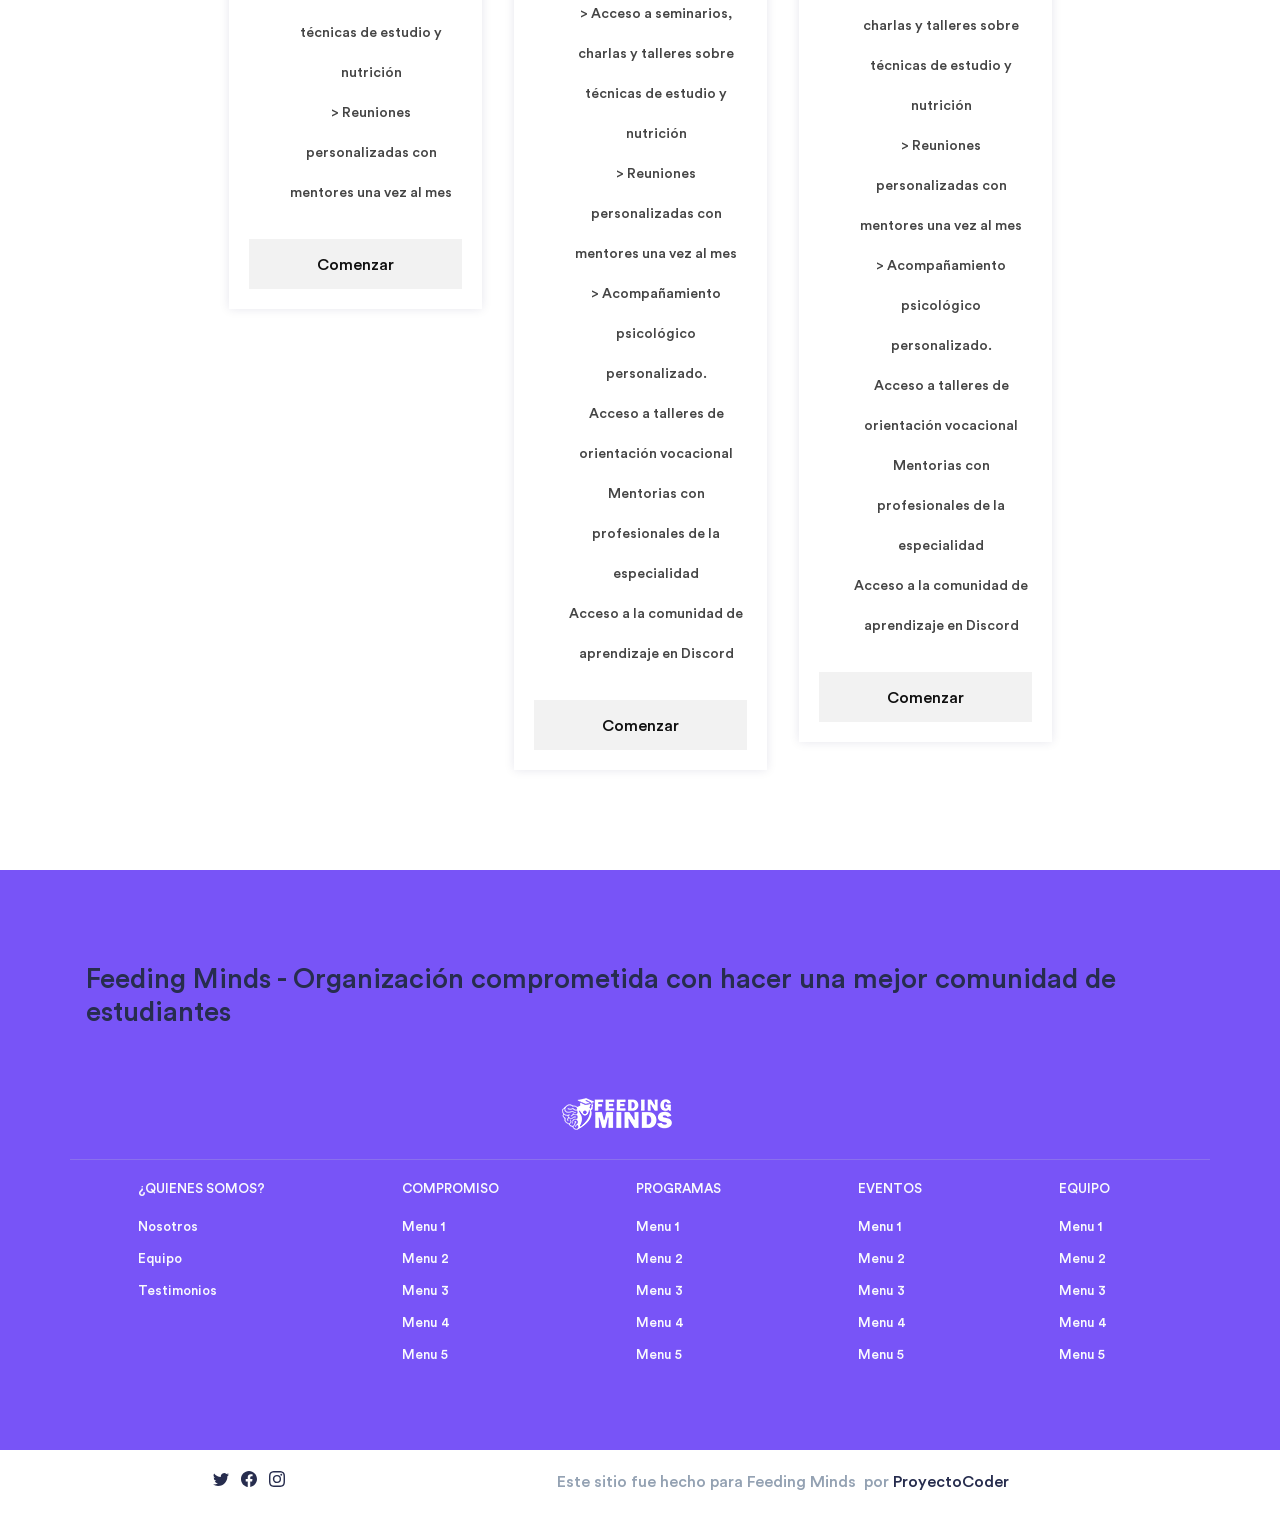
<file: public/index.html>
<!DOCTYPE html>
<html lang="es" dir="ltr">

  <head>
    <meta charset="utf-8">
    <meta http-equiv="X-UA-Compatible" content="IE=edge">
    <meta name="viewport" content="width=device-width, initial-scale=1">


    <!-- ===============================================-->
    <!--    Document Title-->
    <!-- ===============================================-->
    <title>Feeding Minds</title>


    <!-- ===============================================-->
    <!--    Favicons-->
    <!-- ===============================================-->
    <link rel="apple-touch-icon" sizes="180x180" href="assets/img/favicons/apple-touch-icon.png">
    <link rel="icon" type="image/png" sizes="32x32" href="assets/img/favicons/favicon-32x32.png">
    <link rel="icon" type="image/png" sizes="16x16" href="assets/img/favicons/favicon-16x16.png">
    <link rel="shortcut icon" type="image/x-icon" href="assets/img/favicons/favicon.ico">
    <link rel="manifest" href="assets/img/favicons/manifest.json">
    <meta name="msapplication-TileImage" content="assets/img/favicons/mstile-150x150.png">
    <meta name="theme-color" content="#ffffff">


    <!-- ===============================================-->
    <!--    Stylesheets-->
    <!-- ===============================================-->
    <link href="assets/css/theme.css" rel="stylesheet" />

  </head>


  <body>

    <!-- ===============================================-->
    <!--    Main Content-->
    <!-- ===============================================-->
    <main class="main" id="top">
      <nav class="navbar navbar-expand-lg navbar-light fixed-top py-3" data-navbar-on-scroll="data-navbar-on-scroll">
        <div class="container-fluid"><a class="navbar-brand" href="#"><img src="assets/img/icons/logo.png" alt="" width="169" /></a>
          <button class="navbar-toggler collapsed" type="button" data-bs-toggle="collapse" data-bs-target="#navbarSupportedContent" aria-controls="navbarSupportedContent" aria-expanded="false" aria-label="Toggle navigation"><span class="navbar-toggler-icon"></span></button>
          <div class="collapse navbar-collapse" id="navbarSupportedContent">
            <ul class="navbar-nav me-auto ms-lg-4 ms-xl-7 border-bottom border-lg-bottom-0 pt-2 pt-lg-0">
              <li class="nav-item"><a class="nav-link fw-medium active" aria-current="page" href="#">Inicio</a></li>
              <li class="nav-item"><a class="nav-link fw-medium" href="#inicio">Nosotros</a></li>
              <li class="nav-item"><a class="nav-link fw-medium" href="#nosotros">Programas </a></li>
              <li class="nav-item"><a class="nav-link fw-medium" href="#">Comunidad</a></li>
              <li class="nav-item"><a class="nav-link fw-medium" href="#">Eventos </a></li>
              <li class="nav-item"><a class="nav-link fw-medium" href="#">Contacto</a></li>
            </ul>
            <!-- <form class="d-flex py-3 py-lg-0"><a class="btn btn-link text-1000 fw-medium order-1 order-lg-0 me-lg-2" href="#" role="button">Log In</a><a class="btn btn-info order-0 me-1" href="#" role="button">Inscribete/a>
              <div class="d-flex align-items-center ps-lg-3 order-3">
                <svg class="bi bi-search" xmlns="http://www.w3.org/2000/svg" width="16" height="16" fill="#272D4E" viewBox="0 0 16 16">
                  <path d="M11.742 10.344a6.5 6.5 0 1 0-1.397 1.398h-.001c.03.04.062.078.098.115l3.85 3.85a1 1 0 0 0 1.415-1.414l-3.85-3.85a1.007 1.007 0 0 0-.115-.1zM12 6.5a5.5 5.5 0 1 1-11 0 5.5 5.5 0 0 1 11 0z"></path>
                </svg>
              </div>
            </form> -->
          </div>
        </div>
      </nav>
      <section class="py-0 bg-light-gradient">
        <div class="bg-holder" style="background-image:url(assets/img/illustrations/hero-bg.png);background-position:top right;background-size:contain;">
        </div>
        <!--/.bg-holder-->

        <div class="container">
          <div class="row align-items-center">
            <div class="col-lg-6 col-md-5 order-md-1 pt-8"><img class="img-fluid" src="assets/img/gallery/hero.png" alt="" /></div>
            <div class="col-md-7 col-lg-6 text-center text-md-start pt-5 pt-md-9">
              <h1 class="display-2 fw-bold fs-4 fs-md-5 fs-xl-6">¿Listo para iniciar tu camino<br /> a la educación superior? </h1>
              <p class="mt-3 mb-4">Nosotros te ayudamos en tu preparación académica y nos preocupamos por tu aprendizaje mediante mentorias con expretos.</p><a class="btn btn-lg btn-info rounded-pill me-2" href="#" role="button">Inscribete </a>
            </div>
          </div>
        </div>
      </section>


      <!-- ============================================-->
      <!-- <section> begin ============================-->
      <section id="inicio" class="py-6">

        <div class="container">
          <div class="row flex-center">
            <div class="col-auto text-center my-4">
              <h1 class="display-3 fw-bold">Hace que tu aprendizaje sea<br /><span>mas entretenido</span></h1>
            </div>
          </div>
          <div class="row">
            <div class="col-md-4 mb-5 mb-md-0"><img class="img-fluid shadow-sm" src="assets/img/gallery/feature-1.png" alt="" />
              <div class="mt-3 text-center text-md-start">
                <h4 class="display-6 fs-2 fs-lg-3 fw-bold">Mentoria personalizada</h4>
                <p class="mb-0">Conectate con tu mentor! <br /> Voluntarios universitarios y profesionales te ayudaran con los cursos que necesites.</p><a class="btn btn-link ps-0" href="#" role="button"> Ver más... ›</a>
              </div>
            </div>
            <div class="col-md-4 mb-5 mb-md-0"><img class="img-fluid shadow-sm" src="assets/img/gallery/feature-2.png" alt="" />
              <div class="mt-3 text-center text-md-start">
                <h4 class="display-6 fs-2 fs-lg-3 fw-bold">Acompañamiento psicológico</h4>
                <p class="mb-0">¿Queres controlar tus emociones durante el examen?<br />Participa de nuestros talleres psicológicos grupales disponibles en nuestras redes sociales, contamos con estudiantes y profesionales que te ayduarán a ingresar.</p><a class="btn btn-link ps-0" href="#" role="button"> Ver más... › </a>
              </div>
            </div>
            <div class="col-md-4 mb-5 mb-md-0"><img class="img-fluid shadow-sm" src="assets/img/gallery/feature-3.png" alt="" />
              <div class="mt-3 text-center text-md-start">
                <h4 class="display-6 fs-2 fs-lg-3 fw-bold">Tecnicas de estudio</h4>
                <p class="mb-0">Llegó el momento de aprender a estudiar, organizarte y mejorar tu retención, aprende como medir tu aprendizaje con Feeding Minds en futuros examenes que tengas que tomar. </p><a class="btn btn-link ps-0" href="#" role="button"> Ver más... ›</a>
              </div>
            </div>
          </div>
        </div><!-- end of .container-->

      </section>
      <!-- <section> close ============================-->
      <!-- ============================================-->


      <div class="shapeup">
        <svg xmlns="http://www.w3.org/2000/svg" viewBox="0 0 1440 319">
          <path fill="#7854F7" fill-opacity="1" d="M0,64L120,69.3C240,75,480,85,720,85.3C960,85,1200,75,1320,69.3L1440,64L1440,320L1320,320C1200,320,960,320,720,320C480,320,240,320,120,320L0,320Z"></path>
        </svg>
      </div>
      <section class="pt-4 pt-md-5 bg-info">
        <div class="bg-holder" style="background-image:url(assets/img/illustrations/about-bg.png);background-position:center center;background-size:contain;">
        </div>
        <!--/.bg-holder-->

        <div id="nosotros" class="container">
          <div class="row mb-5 text-center">
            <div class="col-12 col-md-4 mb-4"><img class="img-fluid rounded-3 shadow-lg image-up" src="assets/img/gallery/about-2.png" alt="" /></div>
            <div class="col-12 col-md-8 text-md-start" style="max-width: 460px;">
              <h3 class="fw-medium text-light"> Develop <br />Without Limits</h3>
              <p class="text-light">WooCommerce is developer friendly, too. Built with a REST API, WooCommerce is scalable and can integrate with virtually any service. Design a complex store from scratch, extend a store for a client, or simply add a single product to a WordPress site—your store, your way.</p><a class="btn btn-lg btn-success rounded-pill" href="#">Read the Documentation</a>
            </div>
          </div>
          <div class="row flex-center">
            <div class="col-12 col-md-4 order-0 order-md-1"><img class="img-fluid rounded-3 shadow-lg image-down" src="assets/img/gallery/about-1.png" alt="" /></div>
            <div class="col-12 col-md-8 text-center text-md-start order-1 order-md-0" style="max-width: 460px;">
              <h3 class="fw-medium text-light">Know our<br />Global Community</h3>
              <p class="text-light">WooCommerce is one of the fastest-growing eCommerce communities. We’re proud that the helpfulness of the community and a wealth of online resources are frequently cited as reasons our users love it. There are 80+ meetups worldwide!</p><a class="btn btn-lg btn-success rounded-pill" href="#">Read the Documentation</a>
            </div>
          </div>
        </div>
      </section>
      <div class="shapedown">
        <svg xmlns="http://www.w3.org/2000/svg" viewBox="0 0 1440 319">
          <path fill="#7854F7" fill-opacity="1" d="M0,256L120,250.7C240,245,480,235,720,234.7C960,235,1200,245,1320,250.7L1440,256L1440,0L1320,0C1200,0,960,0,720,0C480,0,240,0,120,0L0,0Z"></path>
        </svg>
      </div>
      <section class="py-7 bg-light-gradient">
        <div class="bg-holder" style="background-image:url(assets/img/gallery/testimonial-bg.png);background-position:center center;background-size:contain;">
        </div>
        <!--/.bg-holder-->

        <div class="container">
          <div class="row flex-center mb-5">
            <div class="col-auto text-center">
              <h1 class="display-3 fw-bold fs-4 fs-md-6">Testimonios<br /><span> de nuestros usuarios</span></h1>
            </div>
          </div>
          <div class="row flex-center">
            <div class="col-12 col-md-9 col-lg-8 col-xl-7 col-xxl-6">
              <div class="carousel slide carousel-fade" id="carouselExampleControls" data-bs-ride="carousel">
                <div class="carousel-inner overflow-visible">
                  <div class="card py-sm-6 px-sm-5 testimonial-card-shadow shadow-sm" style="transform: translateY(52px) scale(.9)"></div>
                  <div class="card py-sm-6 px-sm-5 testimonial-card-shadow shadow-sm" style="transform: translateY(32px) scale(.934)"></div>
                  <div class="card py-sm-6 px-sm-5 testimonial-card-shadow shadow-sm"></div>
                  <div class="carousel-item z-index-1 active">
                    <div class="card py-4 px-3 py-sm-6 px-sm-5 px-xl-7">
                      <div class="bg-holder mt-4" style="background-image:url(assets/img/gallery/q.png);background-position:center top;background-size:150px;">
                      </div>
                      <!--/.bg-holder-->

                      <div class="card-body z-index-1">
                        <p class="card-text fs-2 text-center">"Todavía no tengo claro que carrera estudiar y siento que otras personas que llevan más tiempo preparándose, estan por encima de mí y esto, me causa frustración."</p>
                      </div>
                    </div>
                  </div>
                  <div class="carousel-item z-index-1">
                    <div class="card py-4 px-3 py-sm-6 px-sm-5 px-xl-7">
                      <div class="bg-holder mt-4" style="background-image:url(assets/img/gallery/q.png);background-position:center top;background-size:150px;height:168px;">
                      </div>
                      <!--/.bg-holder-->

                      <div class="card-body z-index-1">
                        <p class="card-text fs-2 text-center">"Mi familia no cuenta con recursos económicos para que yo estudie en una universidad privada, por ende; me toca prepararme, pero a veces me frustro y siento que necesito apoyo psicológico."</p>
                      </div>
                    </div>
                  </div>
                  <div class="carousel-item z-index-1">
                    <div class="card py-4 px-3 py-sm-6 px-sm-5 px-xl-7">
                      <div class="bg-holder mt-4" style="background-image:url(assets/img/gallery/q.png);background-position:center top;background-size:150px;height:168px;">
                      </div>
                      <!--/.bg-holder-->

                      <div class="card-body z-index-1">
                        <p class="card-text fs-2 text-center">"Mis padres no me apoyan en la carrera que quiero estudiar y me afecta negativamente los comentarios de mi entonrno; adicionalmente, trabajo tiempo completo y cuento con poco tiempo para estudiar."</p>
                      </div>
                    </div>
                  </div>
                </div>
                <div class="row mt-7 pe-6">
                  <div class="col-12 position-relative text-end"><a class="carousel-control-prev" href="#carouselExampleControls" role="button" data-bs-slide="prev"><span class="carousel-control-prev-icon" aria-hidden="true"></span><span class="visually-hidden">Previous</span></a><a class="carousel-control-next" href="#carouselExampleControls" role="button" data-bs-slide="next"><span class="carousel-control-next-icon" aria-hidden="true"></span><span class="visually-hidden">Next</span></a></div>
                </div>
              </div>
            </div>
          </div>
        </div>
      </section>
      <section class="bg-100 pb-0">
        <div class="container">
          <div class="row flex-center">
            <div class="col-xl-5 text-center mb-5 z-index-1">
              <h1 class="display-3 fw-bold fs-4 fs-md-6">¿Que hacemos y quienes somos?</h1>
              <p>Feeding Minds es una organización social que busca fortalecer la preparación académica preuniversitaria en estudiantes de bajos recursos económicos por medio de la mentoría académica y el acompañamiento psicológico a través del apoyo de voluntarios universitarios y profesionales.</p>
            </div>
          </div>
        </div>
        <div class="container">
          <div class="row flex-center">
            <div class="col-xl-5 text-center mb-5 z-index-1">
              <h1 class="display-3 fw-bold fs-4 fs-md-6">¿Cómo lo haremos?</h1>
              <p>Lorem ipsum dolor sit amet consectetur adipisicing elit. Deserunt sit quibusdam veniam, non eveniet a doloremque quam suscipit velit vel? Alias dolore voluptatibus incidunt aspernatur iusto! Debitis ea laboriosam labore.</p>
            </div>
          </div>
        </div>
        <div class="position-relative text-center">
          <div class="bg-holder" style="background-image:url(undefined);background:url(assets/img/gallery/people-bg-shape.png) no-repeat center bottom, url(assets/img/gallery/people-bg-dot.png) no-repeat center bottom;">
          </div>
          <!--/.bg-holder-->
          <img class="img-fluid position-relative z-index-1" src="assets/img/gallery/people.png" alt="" />
        </div>
      </section>
      <section class="py-0">
        <div class="bg-holder z-index-2" style="background-image:url(assets/img/illustrations/cta-bg.png);background-position:bottom right;background-size:61px 60px;margin-top:15px;margin-right:15px;margin-left:-58px;">
        </div>
        <!--/.bg-holder-->

        <div class="container-fluid px-0">
          <div class="card py-4 border-0 rounded-0 bg-primary">
            <div class="card-body">
              <div class="row flex-center">
                <div class="col-xl-9 d-flex justify-content-center mb-3 mb-xl-0">
                  <h2 class="text-light fw-bold">Unite a nosotros<br />estamos para ayudarte.</h2>
                </div>
                <div class="col-xl-3 text-center"><a class="btn btn-lg btn-outline-light rounded-pill" href="#">INSCRIBITE</a></div>
              </div>
            </div>
          </div>
        </div>
      </section>


      <!-- ============================================-->
      <!-- <section> begin ============================-->

        <!-- Pricing Section Begin -->
    <section class="pricing-section spad">
      <div class="container">
          <div class="row">
              <div class="col-lg-12 col-md-12">
                  <div class="section-title normal-title text-center">
                      <h3>Nuestros planes</h3>
                  </div>
              </div>
          </div>
          <div class="row precios">
              <div class="col-lg-3 col-md-6 col-sm-6">
                  <div class="pricing__item">
                      <h4>Freemium</h4>
                      <h3>GRATIS</h3>
                      <ul>
                          <li>> Acceso a talleres psicológicos grupales</li>
                          <li>> Acceso a seminarios, charlas y talleres sobre técnicas de estudio y nutrición</li>
                          <li>> Reuniones personalizadas con mentores una vez al mes</li>
                      </ul>
                      <a href="#" class="primary-btn">Comenzar</a>
                  </div>
              </div>
              <div class="col-lg-3 col-md-6 col-sm-6">
                  <div class="pricing__item">
                      <h4>Premium Individual</h4>
                      <h3>S/50 <span>/ al mes</span><br /> S/ 250 <span>por 6 meses</span></h3>
                      <ul>
                          <li>> Acceso a talleres psicológicos grupales</li>
                          <li>> Acceso a seminarios, charlas y talleres sobre técnicas de estudio y nutrición</li>
                          <li>> Reuniones personalizadas con mentores una vez al mes</li>
                          <li>> Acompañamiento psicológico personalizado.</li>
                          <li>Acceso a talleres de orientación vocacional</li>
                          <li>Mentorias con profesionales de la especialidad</li>
                          <li>Acceso a la comunidad de aprendizaje en Discord</li>
                      </ul>
                      <a href="#" class="primary-btn">Comenzar</a>
                  </div>
              </div>
              <div class="col-lg-3 col-md-6 col-sm-6">
                  <div class="pricing__item">
                      <h4>Premium Dual</h4>
                      <h3>S/80 <span>/ al mes</span><br /> S/ 360 <span>por 6 meses</span></h3>
                      <ul>
                        <li>> Acceso a talleres psicológicos grupales</li>
                        <li>> Acceso a seminarios, charlas y talleres sobre técnicas de estudio y nutrición</li>
                        <li>> Reuniones personalizadas con mentores una vez al mes</li>
                        <li>> Acompañamiento psicológico personalizado.</li>
                        <li>Acceso a talleres de orientación vocacional</li>
                        <li>Mentorias con profesionales de la especialidad</li>
                        <li>Acceso a la comunidad de aprendizaje en Discord</li>
                    </ul>
                      <a href="#" class="primary-btn">Comenzar</a>
                  </div>
              </div>
          </div>
  </section>
  <!-- Pricing Section End -->

      <section class="bg-info pt-0 pb-0">

        <div class="container">
          <div class="row justify-content-sm-between py-6">
            <div class="row flex-center">
              <div class="col-auto py-4"><h3>Feeding Minds - Organización comprometida con hacer una mejor comunidad de estudiantes</h3></div>
            </div>
          <div class="row flex-center">
            <div class="col-auto py-4"><a href="#"><img class="img-fluid" src="assets/img/icons/f-logo.png" alt="" /></a></div>
          </div>
          <hr class="opacity-25" />
          <div class="row justify-content-lg-around">
            <div class="col-6 col-sm-4 col-lg-auto mb-3 order-0">
              <h6 class="text-light lh-lg text-uppercase">¿Quienes somos?</h6>
              <ul class="list-unstyled mb-md-4 mb-lg-0">
                <li class="lh-lg"><a class="text-light fs--1 text-decoration-none" href="#!">Nosotros</a></li>
                <li class="lh-lg"><a class="text-light fs--1 text-decoration-none" href="#!">Equipo</a></li>
                <li class="lh-lg"><a class="text-light fs--1 text-decoration-none" href="#!">Testimonios</a></li>
              </ul>
            </div>
            <div class="col-6 col-sm-4 col-lg-auto mb-3 order-4 order-lg-1">
              <h6 class="text-light lh-lg text-uppercase"> Compromiso </h6>
              <ul class="list-unstyled mb-md-4 mb-lg-0">
                <li class="lh-lg"><a class="text-light fs--1 text-decoration-none" href="#!">Menu 1</a></li>
                <li class="lh-lg"><a class="text-light fs--1 text-decoration-none" href="#!">Menu 2 </a></li>
                <li class="lh-lg"><a class="text-light fs--1 text-decoration-none" href="#!">Menu 3</a></li>
                <li class="lh-lg"><a class="text-light fs--1 text-decoration-none" href="#!">Menu 4</a></li>
                <li class="lh-lg"><a class="text-light fs--1 text-decoration-none" href="#!">Menu 5</a></li>
              </ul>
            </div>
            <div class="col-6 col-sm-4 col-lg-auto mb-3 order-1 order-lg-2">
              <h6 class="text-light lh-lg text-uppercase">Programas </h6>
              <ul class="list-unstyled mb-md-4 mb-lg-0">
                <li class="lh-lg"><a class="text-light fs--1 text-decoration-none" href="#!">Menu 1</a></li>
                <li class="lh-lg"><a class="text-light fs--1 text-decoration-none" href="#!">Menu 2 </a></li>
                <li class="lh-lg"><a class="text-light fs--1 text-decoration-none" href="#!">Menu 3</a></li>
                <li class="lh-lg"><a class="text-light fs--1 text-decoration-none" href="#!">Menu 4</a></li>
                <li class="lh-lg"><a class="text-light fs--1 text-decoration-none" href="#!">Menu 5</a></li>
              </ul>
            </div>
            <div class="col-6 col-sm-4 col-lg-auto mb-3 order-3 order-lg-3">
              <h6 class="text-light lh-lg text-uppercase">Eventos</h6>
              <ul class="list-unstyled mb-md-4 mb-lg-0">
                <li class="lh-lg"><a class="text-light fs--1 text-decoration-none" href="#!">Menu 1</a></li>
                <li class="lh-lg"><a class="text-light fs--1 text-decoration-none" href="#!">Menu 2 </a></li>
                <li class="lh-lg"><a class="text-light fs--1 text-decoration-none" href="#!">Menu 3</a></li>
                <li class="lh-lg"><a class="text-light fs--1 text-decoration-none" href="#!">Menu 4</a></li>
                <li class="lh-lg"><a class="text-light fs--1 text-decoration-none" href="#!">Menu 5</a></li>
              </ul>
            </div>
            <div class="col-6 col-sm-4 col-lg-auto mb-3 order-2 order-lg-4">
              <h6 class="text-light lh-lg text-uppercase">Equipo</h6>
              <ul class="list-unstyled mb-md-4 mb-lg-0">
                <li class="lh-lg"><a class="text-light fs--1 text-decoration-none" href="#!">Menu 1</a></li>
                <li class="lh-lg"><a class="text-light fs--1 text-decoration-none" href="#!">Menu 2 </a></li>
                <li class="lh-lg"><a class="text-light fs--1 text-decoration-none" href="#!">Menu 3</a></li>
                <li class="lh-lg"><a class="text-light fs--1 text-decoration-none" href="#!">Menu 4</a></li>
                <li class="lh-lg"><a class="text-light fs--1 text-decoration-none" href="#!">Menu 5</a></li>
              </ul>
            </div>
          </div>
        </div><!-- end of .container-->

      </section>
      <!-- <section> close ============================-->
      <!-- ============================================-->




      <!-- ============================================-->
      <!-- <section> begin ============================-->
      <section class="py-2">

        <div class="container">
          <div class="row flex-center">
            <div class="col-sm-12 col-md-3 text-md-start px-md-0 pt-md-2 text-center">
              <ul class="list-unstyled list-inline">
                <li class="list-inline-item mr-3"><a class="text-decoration-none" href="#!">
                    <svg class="bi bi-twitter" xmlns="http://www.w3.org/2000/svg" width="16" height="16" fill="#272D4E" viewBox="0 0 16 16">
                      <path d="M5.026 15c6.038 0 9.341-5.003 9.341-9.334 0-.14 0-.282-.006-.422A6.685 6.685 0 0 0 16 3.542a6.658 6.658 0 0 1-1.889.518 3.301 3.301 0 0 0 1.447-1.817 6.533 6.533 0 0 1-2.087.793A3.286 3.286 0 0 0 7.875 6.03a9.325 9.325 0 0 1-6.767-3.429 3.289 3.289 0 0 0 1.018 4.382A3.323 3.323 0 0 1 .64 6.575v.045a3.288 3.288 0 0 0 2.632 3.218 3.203 3.203 0 0 1-.865.115 3.23 3.23 0 0 1-.614-.057 3.283 3.283 0 0 0 3.067 2.277A6.588 6.588 0 0 1 .78 13.58a6.32 6.32 0 0 1-.78-.045A9.344 9.344 0 0 0 5.026 15z"></path>
                    </svg></a></li>
                <li class="list-inline-item mr-3"><a class="text-decoration-none" href="#!">
                    <svg class="bi bi-facebook" xmlns="http://www.w3.org/2000/svg" width="16" height="16" fill="#272D4E" viewBox="0 0 16 16">
                      <path d="M16 8.049c0-4.446-3.582-8.05-8-8.05C3.58 0-.002 3.603-.002 8.05c0 4.017 2.926 7.347 6.75 7.951v-5.625h-2.03V8.05H6.75V6.275c0-2.017 1.195-3.131 3.022-3.131.876 0 1.791.157 1.791.157v1.98h-1.009c-.993 0-1.303.621-1.303 1.258v1.51h2.218l-.354 2.326H9.25V16c3.824-.604 6.75-3.934 6.75-7.951z"></path>
                    </svg></a></li>
                <li class="list-inline-item mr-3"><a class="text-decoration-none" href="#!">
                    <svg class="bi bi-instagram" xmlns="http://www.w3.org/2000/svg" width="16" height="16" fill="#272D4E" viewBox="0 0 16 16">
                      <path d="M8 0C5.829 0 5.556.01 4.703.048 3.85.088 3.269.222 2.76.42a3.917 3.917 0 0 0-1.417.923A3.927 3.927 0 0 0 .42 2.76C.222 3.268.087 3.85.048 4.7.01 5.555 0 5.827 0 8.001c0 2.172.01 2.444.048 3.297.04.852.174 1.433.372 1.942.205.526.478.972.923 1.417.444.445.89.719 1.416.923.51.198 1.09.333 1.942.372C5.555 15.99 5.827 16 8 16s2.444-.01 3.298-.048c.851-.04 1.434-.174 1.943-.372a3.916 3.916 0 0 0 1.416-.923c.445-.445.718-.891.923-1.417.197-.509.332-1.09.372-1.942C15.99 10.445 16 10.173 16 8s-.01-2.445-.048-3.299c-.04-.851-.175-1.433-.372-1.941a3.926 3.926 0 0 0-.923-1.417A3.911 3.911 0 0 0 13.24.42c-.51-.198-1.092-.333-1.943-.372C10.443.01 10.172 0 7.998 0h.003zm-.717 1.442h.718c2.136 0 2.389.007 3.232.046.78.035 1.204.166 1.486.275.373.145.64.319.92.599.28.28.453.546.598.92.11.281.24.705.275 1.485.039.843.047 1.096.047 3.231s-.008 2.389-.047 3.232c-.035.78-.166 1.203-.275 1.485a2.47 2.47 0 0 1-.599.919c-.28.28-.546.453-.92.598-.28.11-.704.24-1.485.276-.843.038-1.096.047-3.232.047s-2.39-.009-3.233-.047c-.78-.036-1.203-.166-1.485-.276a2.478 2.478 0 0 1-.92-.598 2.48 2.48 0 0 1-.6-.92c-.109-.281-.24-.705-.275-1.485-.038-.843-.046-1.096-.046-3.233 0-2.136.008-2.388.046-3.231.036-.78.166-1.204.276-1.486.145-.373.319-.64.599-.92.28-.28.546-.453.92-.598.282-.11.705-.24 1.485-.276.738-.034 1.024-.044 2.515-.045v.002zm4.988 1.328a.96.96 0 1 0 0 1.92.96.96 0 0 0 0-1.92zm-4.27 1.122a4.109 4.109 0 1 0 0 8.217 4.109 4.109 0 0 0 0-8.217zm0 1.441a2.667 2.667 0 1 1 0 5.334 2.667 2.667 0 0 1 0-5.334z"></path>
                    </svg></a></li>
              </ul>
            </div>
            <div class="col-sm-12 col-md-6 px-md-0 text-md-center order-1 order-md-0">
              <div class="text-400 text-center">
                <p class="mb-0">Este sitio fue hecho para Feeding Minds
                  &nbsp;por&nbsp;<a class="text-1000" href="#" target="_blank">ProyectoCoder</a>
                </p>
              </div>
            </div>
          </div>
        </div><!-- end of .container-->

      </section>
      <!-- <section> close ============================-->
      <!-- ============================================-->


    </main>
    <!-- ===============================================-->
    <!--    End of Main Content-->
    <!-- ===============================================-->




    <!-- ===============================================-->
    <!--    JavaScripts-->
    <!-- ===============================================-->
    <script src="vendors/@popperjs/popper.min.js"></script>
    <script src="vendors/bootstrap/bootstrap.min.js"></script>
    <script src="vendors/is/is.min.js"></script>
    <script src="https://polyfill.io/v3/polyfill.min.js?features=window.scroll"></script>
    <script src="assets/js/theme.js"></script>

  </body>

</html>
</file>
<file: assets/css/theme.css>
/* -------------------------------------------------------------------------- */
/*                                 Theme                                      */
/* -------------------------------------------------------------------------- */
/* prettier-ignore */
/* -------------------------------------------------------------------------- */
/*                                  Utilities                                 */
/* -------------------------------------------------------------------------- */
/*-----------------------------------------------
|   Bootstrap Styles
-----------------------------------------------*/
/*!
 * Bootstrap v5.0.0-alpha1 (https://getbootstrap.com/)
 * Copyright 2011-2020 The Bootstrap Authors
 * Copyright 2011-2020 Twitter, Inc.
 *  Licensed under MIT (https://github.com/twbs/bootstrap/blob/main/LICENSE)
 */
:root {
  --bs-blue: #5F37EF;
  --bs-indigo: #727cf5;
  --bs-purple: #7854F7;
  --bs-pink: #F5387B;
  --bs-red: #EF4358;
  --bs-orange: #F56538;
  --bs-yellow: #FFBA49;
  --bs-green: #70C217;
  --bs-teal: #299EF3;
  --bs-cyan: #38B0F5;
  --bs-white: #fff;
  --bs-gray: #4d5469;
  --bs-gray-dark: #4d5969;
  --bs-primary: #5F37EF;
  --bs-secondary: #299EF3;
  --bs-success: #70C217;
  --bs-info: #7854F7;
  --bs-warning: #FFBA49;
  --bs-danger: #EF4358;
  --bs-light: #f9fafd;
  --bs-dark: #0b1727;
  --bs-font-sans-serif: "Circular Std", "Poppins", -apple-system, BlinkMacSystemFont, "Segoe UI", "Helvetica Neue", Arial, sans-serif, "Apple Color Emoji", "Segoe UI Emoji", "Segoe UI Symbol";
  --bs-font-monospace: "SFMono-Regular", Menlo, Monaco, Consolas, "Liberation Mono", "Courier New", monospace;
  --bs-gradient: linear-gradient(180deg, rgba(255, 255, 255, 0.15), rgba(255, 255, 255, 0));
}

*,
*::before,
*::after {
  -webkit-box-sizing: border-box;
  box-sizing: border-box;
}

@media (prefers-reduced-motion: no-preference) {
  :root {
    scroll-behavior: smooth;
  }
}

body {
  margin: 0;
  font-family: "Circular Std", -apple-system, BlinkMacSystemFont, "Segoe UI", "Helvetica Neue", Arial, sans-serif, "Apple Color Emoji", "Segoe UI Emoji", "Segoe UI Symbol";
  font-size: 1rem;
  font-weight: 400;
  line-height: 1.5;
  color: #94A2B3;
  background-color: #fff;
  -webkit-text-size-adjust: 100%;
  -webkit-tap-highlight-color: rgba(0, 0, 0, 0);
}

[tabindex="-1"]:focus:not(:focus-visible) {
  outline: 0 !important;
}

hr {
  margin: 1rem 0;
  color: #bec3d0;
  background-color: currentColor;
  border: 0;
  opacity: 1;
}

hr:not([size]) {
  height: 1px;
}

h1, .h1, h2, .h2, h3, .h3, h4, .h4, h5, .h5, h6, .h6 {
  margin-top: 0;
  margin-bottom: 0.5rem;
  font-family: "Circular Std", "Poppins", -apple-system, BlinkMacSystemFont, "Segoe UI", "Helvetica Neue", Arial, sans-serif, "Apple Color Emoji", "Segoe UI Emoji", "Segoe UI Symbol";
  font-weight: 500;
  line-height: 1.2;
  color: #272D4E;
}

h1, .h1 {
  font-size: calc(1.37383rem + 1.48598vw);
}

@media (min-width: 1200px) {
  h1, .h1 {
    font-size: 2.48832rem;
  }
}

h2, .h2 {
  font-size: calc(1.33236rem + 0.98832vw);
}

@media (min-width: 1200px) {
  h2, .h2 {
    font-size: 2.0736rem;
  }
}

h3, .h3 {
  font-size: calc(1.2978rem + 0.5736vw);
}

@media (min-width: 1200px) {
  h3, .h3 {
    font-size: 1.728rem;
  }
}

h4, .h4 {
  font-size: calc(1.269rem + 0.228vw);
}

@media (min-width: 1200px) {
  h4, .h4 {
    font-size: 1.44rem;
  }
}

h5, .h5 {
  font-size: 1.2rem;
}

h6, .h6 {
  font-size: 0.83333rem;
}

p {
  margin-top: 0;
  margin-bottom: 1rem;
}

abbr[title],
abbr[data-bs-original-title] {
  text-decoration: underline;
  -webkit-text-decoration: underline dotted;
  text-decoration: underline dotted;
  cursor: help;
  -webkit-text-decoration-skip-ink: none;
  text-decoration-skip-ink: none;
}

address {
  margin-bottom: 1rem;
  font-style: normal;
  line-height: inherit;
}

ol,
ul {
  padding-left: 2rem;
}

ol,
ul,
dl {
  margin-top: 0;
  margin-bottom: 1rem;
}

ol ol,
ul ul,
ol ul,
ul ol {
  margin-bottom: 0;
}

dt {
  font-weight: 700;
}

dd {
  margin-bottom: .5rem;
  margin-left: 0;
}

blockquote {
  margin: 0 0 1rem;
}

b,
strong {
  font-weight: 800;
}

small, .small {
  font-size: 75%;
}

mark, .mark {
  padding: 0.2em;
  background-color: #fcf8e3;
}

sub,
sup {
  position: relative;
  font-size: 0.75em;
  line-height: 0;
  vertical-align: baseline;
}

sub {
  bottom: -.25em;
}

sup {
  top: -.5em;
}

a {
  color: #299EF3;
  text-decoration: none;
}

a:hover {
  color: #217ec2;
  text-decoration: underline;
}

a:not([href]):not([class]), a:not([href]):not([class]):hover {
  color: inherit;
  text-decoration: none;
}

pre,
code,
kbd,
samp {
  font-family: var(--bs-font-monospace);
  font-size: 1em;
  direction: ltr /* rtl:ignore */;
  unicode-bidi: bidi-override;
}

pre {
  display: block;
  margin-top: 0;
  margin-bottom: 1rem;
  overflow: auto;
  font-size: 75%;
}

pre code {
  font-size: inherit;
  color: inherit;
  word-break: normal;
}

code {
  font-size: 75%;
  color: #F5387B;
  word-wrap: break-word;
}

a > code {
  color: inherit;
}

kbd {
  padding: 0.2rem 0.4rem;
  font-size: 75%;
  color: #fff;
  background-color: #4F5665;
  border-radius: 0.2rem;
}

kbd kbd {
  padding: 0;
  font-size: 1em;
  font-weight: 700;
}

figure {
  margin: 0 0 1rem;
}

img,
svg {
  vertical-align: middle;
}

table {
  caption-side: bottom;
  border-collapse: collapse;
}

caption {
  padding-top: 0.5rem;
  padding-bottom: 0.5rem;
  color: #6f7995;
  text-align: left;
}

th {
  text-align: inherit;
  text-align: -webkit-match-parent;
}

thead,
tbody,
tfoot,
tr,
td,
th {
  border-color: inherit;
  border-style: solid;
  border-width: 0;
}

label {
  display: inline-block;
}

button {
  border-radius: 0;
}

button:focus:not(:focus-visible) {
  outline: 0;
}

input,
button,
select,
optgroup,
textarea {
  margin: 0;
  font-family: inherit;
  font-size: inherit;
  line-height: inherit;
}

button,
select {
  text-transform: none;
}

[role="button"] {
  cursor: pointer;
}

select {
  word-wrap: normal;
}

[list]::-webkit-calendar-picker-indicator {
  display: none;
}

button,
[type="button"],
[type="reset"],
[type="submit"] {
  -webkit-appearance: button;
}

button:not(:disabled),
[type="button"]:not(:disabled),
[type="reset"]:not(:disabled),
[type="submit"]:not(:disabled) {
  cursor: pointer;
}

::-moz-focus-inner {
  padding: 0;
  border-style: none;
}

textarea {
  resize: vertical;
}

fieldset {
  min-width: 0;
  padding: 0;
  margin: 0;
  border: 0;
}

legend {
  float: left;
  width: 100%;
  padding: 0;
  margin-bottom: 0.5rem;
  font-size: calc(1.275rem + 0.3vw);
  line-height: inherit;
}

@media (min-width: 1200px) {
  legend {
    font-size: 1.5rem;
  }
}

legend + * {
  clear: left;
}

::-webkit-datetime-edit-fields-wrapper,
::-webkit-datetime-edit-text,
::-webkit-datetime-edit-minute,
::-webkit-datetime-edit-hour-field,
::-webkit-datetime-edit-day-field,
::-webkit-datetime-edit-month-field,
::-webkit-datetime-edit-year-field {
  padding: 0;
}

::-webkit-inner-spin-button {
  height: auto;
}

[type="search"] {
  outline-offset: -2px;
  -webkit-appearance: textfield;
}

/* rtl:raw:
[type="tel"],
[type="url"],
[type="email"],
[type="number"] {
  direction: ltr;
}
*/
::-webkit-search-decoration {
  -webkit-appearance: none;
}

::-webkit-color-swatch-wrapper {
  padding: 0;
}

::file-selector-button {
  font: inherit;
}

::-webkit-file-upload-button {
  font: inherit;
  -webkit-appearance: button;
}

output {
  display: inline-block;
}

iframe {
  border: 0;
}

summary {
  display: list-item;
  cursor: pointer;
}

progress {
  vertical-align: baseline;
}

[hidden] {
  display: none !important;
}

.lead {
  font-size: 1.2rem;
  font-weight: 400;
}

.display-1 {
  font-size: calc(1.55498rem + 3.65978vw);
  font-weight: 900;
  line-height: 1;
}

@media (min-width: 1200px) {
  .display-1 {
    font-size: 4.29982rem;
  }
}

.display-2 {
  font-size: calc(1.48332rem + 2.79982vw);
  font-weight: 900;
  line-height: 1;
}

@media (min-width: 1200px) {
  .display-2 {
    font-size: 3.58318rem;
  }
}

.display-3 {
  font-size: calc(1.4236rem + 2.08318vw);
  font-weight: 900;
  line-height: 1;
}

@media (min-width: 1200px) {
  .display-3 {
    font-size: 2.98598rem;
  }
}

.display-4 {
  font-size: calc(1.37383rem + 1.48598vw);
  font-weight: 900;
  line-height: 1;
}

@media (min-width: 1200px) {
  .display-4 {
    font-size: 2.48832rem;
  }
}

.display-5 {
  font-size: calc(1.33236rem + 0.98832vw);
  font-weight: 900;
  line-height: 1;
}

@media (min-width: 1200px) {
  .display-5 {
    font-size: 2.0736rem;
  }
}

.display-6 {
  font-size: calc(1.2978rem + 0.5736vw);
  font-weight: 900;
  line-height: 1;
}

@media (min-width: 1200px) {
  .display-6 {
    font-size: 1.728rem;
  }
}

.list-unstyled {
  padding-left: 0;
  list-style: none;
}

.list-inline {
  padding-left: 0;
  list-style: none;
}

.list-inline-item {
  display: inline-block;
}

.list-inline-item:not(:last-child) {
  margin-right: 0.5rem;
}

.initialism {
  font-size: 75%;
  text-transform: uppercase;
}

.blockquote {
  margin-bottom: 1rem;
  font-size: 1.2rem;
}

.blockquote > :last-child {
  margin-bottom: 0;
}

.blockquote-footer {
  margin-top: -1rem;
  margin-bottom: 1rem;
  font-size: 75%;
  color: #4d5469;
}

.blockquote-footer::before {
  content: "\2014\00A0";
}

.img-fluid {
  max-width: 100%;
  height: auto;
}

.img-thumbnail {
  padding: 0.25rem;
  background-color: #fff;
  border: 1px solid #bec3d0;
  border-radius: 0.25rem;
  max-width: 100%;
  height: auto;
}

.figure {
  display: inline-block;
}

.figure-img {
  margin-bottom: 0.5rem;
  line-height: 1;
}

.figure-caption {
  font-size: 75%;
  color: #4d5469;
}

.container,
.container-fluid,
.container-sm,
.container-md,
.container-lg,
.container-xl,
.container-xxl {
  width: 100%;
  padding-right: var(--bs-gutter-x, 1rem);
  padding-left: var(--bs-gutter-x, 1rem);
  margin-right: auto;
  margin-left: auto;
}

@media (min-width: 576px) {
  .container, .container-sm {
    max-width: 540px;
  }
}

@media (min-width: 768px) {
  .container, .container-sm, .container-md {
    max-width: 720px;
  }
}

@media (min-width: 992px) {
  .container, .container-sm, .container-md, .container-lg {
    max-width: 960px;
  }
}

@media (min-width: 1200px) {
  .container, .container-sm, .container-md, .container-lg, .container-xl {
    max-width: 1140px;
  }
}

@media (min-width: 1540px) {
  .container, .container-sm, .container-md, .container-lg, .container-xl, .container-xxl {
    max-width: 1480px;
  }
}

.row {
  --bs-gutter-x: 2rem;
  --bs-gutter-y: 0;
  display: -webkit-box;
  display: -ms-flexbox;
  display: flex;
  -ms-flex-wrap: wrap;
  flex-wrap: wrap;
  margin-top: calc(var(--bs-gutter-y) * -1);
  margin-right: calc(var(--bs-gutter-x) / -2);
  margin-left: calc(var(--bs-gutter-x) / -2);
}

.row > * {
  -ms-flex-negative: 0;
  flex-shrink: 0;
  width: 100%;
  max-width: 100%;
  padding-right: calc(var(--bs-gutter-x) / 2);
  padding-left: calc(var(--bs-gutter-x) / 2);
  margin-top: var(--bs-gutter-y);
}

.col {
  -webkit-box-flex: 1;
  -ms-flex: 1 0 0%;
  flex: 1 0 0%;
}

.row-cols-auto > * {
  -webkit-box-flex: 0;
  -ms-flex: 0 0 auto;
  flex: 0 0 auto;
  width: auto;
}

.row-cols-1 > * {
  -webkit-box-flex: 0;
  -ms-flex: 0 0 auto;
  flex: 0 0 auto;
  width: 100%;
}

.row-cols-2 > * {
  -webkit-box-flex: 0;
  -ms-flex: 0 0 auto;
  flex: 0 0 auto;
  width: 50%;
}

.row-cols-3 > * {
  -webkit-box-flex: 0;
  -ms-flex: 0 0 auto;
  flex: 0 0 auto;
  width: 33.33333%;
}

.row-cols-4 > * {
  -webkit-box-flex: 0;
  -ms-flex: 0 0 auto;
  flex: 0 0 auto;
  width: 25%;
}

.row-cols-5 > * {
  -webkit-box-flex: 0;
  -ms-flex: 0 0 auto;
  flex: 0 0 auto;
  width: 20%;
}

.row-cols-6 > * {
  -webkit-box-flex: 0;
  -ms-flex: 0 0 auto;
  flex: 0 0 auto;
  width: 16.66667%;
}

.col-auto {
  -webkit-box-flex: 0;
  -ms-flex: 0 0 auto;
  flex: 0 0 auto;
  width: auto;
}

.col-1 {
  -webkit-box-flex: 0;
  -ms-flex: 0 0 auto;
  flex: 0 0 auto;
  width: 8.33333%;
}

.col-2 {
  -webkit-box-flex: 0;
  -ms-flex: 0 0 auto;
  flex: 0 0 auto;
  width: 16.66667%;
}

.col-3 {
  -webkit-box-flex: 0;
  -ms-flex: 0 0 auto;
  flex: 0 0 auto;
  width: 25%;
}

.col-4 {
  -webkit-box-flex: 0;
  -ms-flex: 0 0 auto;
  flex: 0 0 auto;
  width: 33.33333%;
}

.col-5 {
  -webkit-box-flex: 0;
  -ms-flex: 0 0 auto;
  flex: 0 0 auto;
  width: 41.66667%;
}

.col-6 {
  -webkit-box-flex: 0;
  -ms-flex: 0 0 auto;
  flex: 0 0 auto;
  width: 50%;
}

.col-7 {
  -webkit-box-flex: 0;
  -ms-flex: 0 0 auto;
  flex: 0 0 auto;
  width: 58.33333%;
}

.col-8 {
  -webkit-box-flex: 0;
  -ms-flex: 0 0 auto;
  flex: 0 0 auto;
  width: 66.66667%;
}

.col-9 {
  -webkit-box-flex: 0;
  -ms-flex: 0 0 auto;
  flex: 0 0 auto;
  width: 75%;
}

.col-10 {
  -webkit-box-flex: 0;
  -ms-flex: 0 0 auto;
  flex: 0 0 auto;
  width: 83.33333%;
}

.col-11 {
  -webkit-box-flex: 0;
  -ms-flex: 0 0 auto;
  flex: 0 0 auto;
  width: 91.66667%;
}

.col-12 {
  -webkit-box-flex: 0;
  -ms-flex: 0 0 auto;
  flex: 0 0 auto;
  width: 100%;
}

.offset-1 {
  margin-left: 8.33333%;
}

.offset-2 {
  margin-left: 16.66667%;
}

.offset-3 {
  margin-left: 25%;
}

.offset-4 {
  margin-left: 33.33333%;
}

.offset-5 {
  margin-left: 41.66667%;
}

.offset-6 {
  margin-left: 50%;
}

.offset-7 {
  margin-left: 58.33333%;
}

.offset-8 {
  margin-left: 66.66667%;
}

.offset-9 {
  margin-left: 75%;
}

.offset-10 {
  margin-left: 83.33333%;
}

.offset-11 {
  margin-left: 91.66667%;
}

.g-0,
.gx-0 {
  --bs-gutter-x: 0;
}

.g-0,
.gy-0 {
  --bs-gutter-y: 0;
}

.g-1,
.gx-1 {
  --bs-gutter-x: 0.25rem;
}

.g-1,
.gy-1 {
  --bs-gutter-y: 0.25rem;
}

.g-2,
.gx-2 {
  --bs-gutter-x: 0.5rem;
}

.g-2,
.gy-2 {
  --bs-gutter-y: 0.5rem;
}

.g-3,
.gx-3 {
  --bs-gutter-x: 1rem;
}

.g-3,
.gy-3 {
  --bs-gutter-y: 1rem;
}

.g-4,
.gx-4 {
  --bs-gutter-x: 1.8rem;
}

.g-4,
.gy-4 {
  --bs-gutter-y: 1.8rem;
}

.g-5,
.gx-5 {
  --bs-gutter-x: 3rem;
}

.g-5,
.gy-5 {
  --bs-gutter-y: 3rem;
}

.g-6,
.gx-6 {
  --bs-gutter-x: 4rem;
}

.g-6,
.gy-6 {
  --bs-gutter-y: 4rem;
}

.g-7,
.gx-7 {
  --bs-gutter-x: 5rem;
}

.g-7,
.gy-7 {
  --bs-gutter-y: 5rem;
}

.g-8,
.gx-8 {
  --bs-gutter-x: 7.5rem;
}

.g-8,
.gy-8 {
  --bs-gutter-y: 7.5rem;
}

.g-9,
.gx-9 {
  --bs-gutter-x: 10rem;
}

.g-9,
.gy-9 {
  --bs-gutter-y: 10rem;
}

.g-10,
.gx-10 {
  --bs-gutter-x: 12.5rem;
}

.g-10,
.gy-10 {
  --bs-gutter-y: 12.5rem;
}

.g-11,
.gx-11 {
  --bs-gutter-x: 15rem;
}

.g-11,
.gy-11 {
  --bs-gutter-y: 15rem;
}

@media (min-width: 576px) {
  .col-sm {
    -webkit-box-flex: 1;
    -ms-flex: 1 0 0%;
    flex: 1 0 0%;
  }
  .row-cols-sm-auto > * {
    -webkit-box-flex: 0;
    -ms-flex: 0 0 auto;
    flex: 0 0 auto;
    width: auto;
  }
  .row-cols-sm-1 > * {
    -webkit-box-flex: 0;
    -ms-flex: 0 0 auto;
    flex: 0 0 auto;
    width: 100%;
  }
  .row-cols-sm-2 > * {
    -webkit-box-flex: 0;
    -ms-flex: 0 0 auto;
    flex: 0 0 auto;
    width: 50%;
  }
  .row-cols-sm-3 > * {
    -webkit-box-flex: 0;
    -ms-flex: 0 0 auto;
    flex: 0 0 auto;
    width: 33.33333%;
  }
  .row-cols-sm-4 > * {
    -webkit-box-flex: 0;
    -ms-flex: 0 0 auto;
    flex: 0 0 auto;
    width: 25%;
  }
  .row-cols-sm-5 > * {
    -webkit-box-flex: 0;
    -ms-flex: 0 0 auto;
    flex: 0 0 auto;
    width: 20%;
  }
  .row-cols-sm-6 > * {
    -webkit-box-flex: 0;
    -ms-flex: 0 0 auto;
    flex: 0 0 auto;
    width: 16.66667%;
  }
  .col-sm-auto {
    -webkit-box-flex: 0;
    -ms-flex: 0 0 auto;
    flex: 0 0 auto;
    width: auto;
  }
  .col-sm-1 {
    -webkit-box-flex: 0;
    -ms-flex: 0 0 auto;
    flex: 0 0 auto;
    width: 8.33333%;
  }
  .col-sm-2 {
    -webkit-box-flex: 0;
    -ms-flex: 0 0 auto;
    flex: 0 0 auto;
    width: 16.66667%;
  }
  .col-sm-3 {
    -webkit-box-flex: 0;
    -ms-flex: 0 0 auto;
    flex: 0 0 auto;
    width: 25%;
  }
  .col-sm-4 {
    -webkit-box-flex: 0;
    -ms-flex: 0 0 auto;
    flex: 0 0 auto;
    width: 33.33333%;
  }
  .col-sm-5 {
    -webkit-box-flex: 0;
    -ms-flex: 0 0 auto;
    flex: 0 0 auto;
    width: 41.66667%;
  }
  .col-sm-6 {
    -webkit-box-flex: 0;
    -ms-flex: 0 0 auto;
    flex: 0 0 auto;
    width: 50%;
  }
  .col-sm-7 {
    -webkit-box-flex: 0;
    -ms-flex: 0 0 auto;
    flex: 0 0 auto;
    width: 58.33333%;
  }
  .col-sm-8 {
    -webkit-box-flex: 0;
    -ms-flex: 0 0 auto;
    flex: 0 0 auto;
    width: 66.66667%;
  }
  .col-sm-9 {
    -webkit-box-flex: 0;
    -ms-flex: 0 0 auto;
    flex: 0 0 auto;
    width: 75%;
  }
  .col-sm-10 {
    -webkit-box-flex: 0;
    -ms-flex: 0 0 auto;
    flex: 0 0 auto;
    width: 83.33333%;
  }
  .col-sm-11 {
    -webkit-box-flex: 0;
    -ms-flex: 0 0 auto;
    flex: 0 0 auto;
    width: 91.66667%;
  }
  .col-sm-12 {
    -webkit-box-flex: 0;
    -ms-flex: 0 0 auto;
    flex: 0 0 auto;
    width: 100%;
  }
  .offset-sm-0 {
    margin-left: 0;
  }
  .offset-sm-1 {
    margin-left: 8.33333%;
  }
  .offset-sm-2 {
    margin-left: 16.66667%;
  }
  .offset-sm-3 {
    margin-left: 25%;
  }
  .offset-sm-4 {
    margin-left: 33.33333%;
  }
  .offset-sm-5 {
    margin-left: 41.66667%;
  }
  .offset-sm-6 {
    margin-left: 50%;
  }
  .offset-sm-7 {
    margin-left: 58.33333%;
  }
  .offset-sm-8 {
    margin-left: 66.66667%;
  }
  .offset-sm-9 {
    margin-left: 75%;
  }
  .offset-sm-10 {
    margin-left: 83.33333%;
  }
  .offset-sm-11 {
    margin-left: 91.66667%;
  }
  .g-sm-0,
  .gx-sm-0 {
    --bs-gutter-x: 0;
  }
  .g-sm-0,
  .gy-sm-0 {
    --bs-gutter-y: 0;
  }
  .g-sm-1,
  .gx-sm-1 {
    --bs-gutter-x: 0.25rem;
  }
  .g-sm-1,
  .gy-sm-1 {
    --bs-gutter-y: 0.25rem;
  }
  .g-sm-2,
  .gx-sm-2 {
    --bs-gutter-x: 0.5rem;
  }
  .g-sm-2,
  .gy-sm-2 {
    --bs-gutter-y: 0.5rem;
  }
  .g-sm-3,
  .gx-sm-3 {
    --bs-gutter-x: 1rem;
  }
  .g-sm-3,
  .gy-sm-3 {
    --bs-gutter-y: 1rem;
  }
  .g-sm-4,
  .gx-sm-4 {
    --bs-gutter-x: 1.8rem;
  }
  .g-sm-4,
  .gy-sm-4 {
    --bs-gutter-y: 1.8rem;
  }
  .g-sm-5,
  .gx-sm-5 {
    --bs-gutter-x: 3rem;
  }
  .g-sm-5,
  .gy-sm-5 {
    --bs-gutter-y: 3rem;
  }
  .g-sm-6,
  .gx-sm-6 {
    --bs-gutter-x: 4rem;
  }
  .g-sm-6,
  .gy-sm-6 {
    --bs-gutter-y: 4rem;
  }
  .g-sm-7,
  .gx-sm-7 {
    --bs-gutter-x: 5rem;
  }
  .g-sm-7,
  .gy-sm-7 {
    --bs-gutter-y: 5rem;
  }
  .g-sm-8,
  .gx-sm-8 {
    --bs-gutter-x: 7.5rem;
  }
  .g-sm-8,
  .gy-sm-8 {
    --bs-gutter-y: 7.5rem;
  }
  .g-sm-9,
  .gx-sm-9 {
    --bs-gutter-x: 10rem;
  }
  .g-sm-9,
  .gy-sm-9 {
    --bs-gutter-y: 10rem;
  }
  .g-sm-10,
  .gx-sm-10 {
    --bs-gutter-x: 12.5rem;
  }
  .g-sm-10,
  .gy-sm-10 {
    --bs-gutter-y: 12.5rem;
  }
  .g-sm-11,
  .gx-sm-11 {
    --bs-gutter-x: 15rem;
  }
  .g-sm-11,
  .gy-sm-11 {
    --bs-gutter-y: 15rem;
  }
}

@media (min-width: 768px) {
  .col-md {
    -webkit-box-flex: 1;
    -ms-flex: 1 0 0%;
    flex: 1 0 0%;
  }
  .row-cols-md-auto > * {
    -webkit-box-flex: 0;
    -ms-flex: 0 0 auto;
    flex: 0 0 auto;
    width: auto;
  }
  .row-cols-md-1 > * {
    -webkit-box-flex: 0;
    -ms-flex: 0 0 auto;
    flex: 0 0 auto;
    width: 100%;
  }
  .row-cols-md-2 > * {
    -webkit-box-flex: 0;
    -ms-flex: 0 0 auto;
    flex: 0 0 auto;
    width: 50%;
  }
  .row-cols-md-3 > * {
    -webkit-box-flex: 0;
    -ms-flex: 0 0 auto;
    flex: 0 0 auto;
    width: 33.33333%;
  }
  .row-cols-md-4 > * {
    -webkit-box-flex: 0;
    -ms-flex: 0 0 auto;
    flex: 0 0 auto;
    width: 25%;
  }
  .row-cols-md-5 > * {
    -webkit-box-flex: 0;
    -ms-flex: 0 0 auto;
    flex: 0 0 auto;
    width: 20%;
  }
  .row-cols-md-6 > * {
    -webkit-box-flex: 0;
    -ms-flex: 0 0 auto;
    flex: 0 0 auto;
    width: 16.66667%;
  }
  .col-md-auto {
    -webkit-box-flex: 0;
    -ms-flex: 0 0 auto;
    flex: 0 0 auto;
    width: auto;
  }
  .col-md-1 {
    -webkit-box-flex: 0;
    -ms-flex: 0 0 auto;
    flex: 0 0 auto;
    width: 8.33333%;
  }
  .col-md-2 {
    -webkit-box-flex: 0;
    -ms-flex: 0 0 auto;
    flex: 0 0 auto;
    width: 16.66667%;
  }
  .col-md-3 {
    -webkit-box-flex: 0;
    -ms-flex: 0 0 auto;
    flex: 0 0 auto;
    width: 25%;
  }
  .col-md-4 {
    -webkit-box-flex: 0;
    -ms-flex: 0 0 auto;
    flex: 0 0 auto;
    width: 33.33333%;
  }
  .col-md-5 {
    -webkit-box-flex: 0;
    -ms-flex: 0 0 auto;
    flex: 0 0 auto;
    width: 41.66667%;
  }
  .col-md-6 {
    -webkit-box-flex: 0;
    -ms-flex: 0 0 auto;
    flex: 0 0 auto;
    width: 50%;
  }
  .col-md-7 {
    -webkit-box-flex: 0;
    -ms-flex: 0 0 auto;
    flex: 0 0 auto;
    width: 58.33333%;
  }
  .col-md-8 {
    -webkit-box-flex: 0;
    -ms-flex: 0 0 auto;
    flex: 0 0 auto;
    width: 66.66667%;
  }
  .col-md-9 {
    -webkit-box-flex: 0;
    -ms-flex: 0 0 auto;
    flex: 0 0 auto;
    width: 75%;
  }
  .col-md-10 {
    -webkit-box-flex: 0;
    -ms-flex: 0 0 auto;
    flex: 0 0 auto;
    width: 83.33333%;
  }
  .col-md-11 {
    -webkit-box-flex: 0;
    -ms-flex: 0 0 auto;
    flex: 0 0 auto;
    width: 91.66667%;
  }
  .col-md-12 {
    -webkit-box-flex: 0;
    -ms-flex: 0 0 auto;
    flex: 0 0 auto;
    width: 100%;
  }
  .offset-md-0 {
    margin-left: 0;
  }
  .offset-md-1 {
    margin-left: 8.33333%;
  }
  .offset-md-2 {
    margin-left: 16.66667%;
  }
  .offset-md-3 {
    margin-left: 25%;
  }
  .offset-md-4 {
    margin-left: 33.33333%;
  }
  .offset-md-5 {
    margin-left: 41.66667%;
  }
  .offset-md-6 {
    margin-left: 50%;
  }
  .offset-md-7 {
    margin-left: 58.33333%;
  }
  .offset-md-8 {
    margin-left: 66.66667%;
  }
  .offset-md-9 {
    margin-left: 75%;
  }
  .offset-md-10 {
    margin-left: 83.33333%;
  }
  .offset-md-11 {
    margin-left: 91.66667%;
  }
  .g-md-0,
  .gx-md-0 {
    --bs-gutter-x: 0;
  }
  .g-md-0,
  .gy-md-0 {
    --bs-gutter-y: 0;
  }
  .g-md-1,
  .gx-md-1 {
    --bs-gutter-x: 0.25rem;
  }
  .g-md-1,
  .gy-md-1 {
    --bs-gutter-y: 0.25rem;
  }
  .g-md-2,
  .gx-md-2 {
    --bs-gutter-x: 0.5rem;
  }
  .g-md-2,
  .gy-md-2 {
    --bs-gutter-y: 0.5rem;
  }
  .g-md-3,
  .gx-md-3 {
    --bs-gutter-x: 1rem;
  }
  .g-md-3,
  .gy-md-3 {
    --bs-gutter-y: 1rem;
  }
  .g-md-4,
  .gx-md-4 {
    --bs-gutter-x: 1.8rem;
  }
  .g-md-4,
  .gy-md-4 {
    --bs-gutter-y: 1.8rem;
  }
  .g-md-5,
  .gx-md-5 {
    --bs-gutter-x: 3rem;
  }
  .g-md-5,
  .gy-md-5 {
    --bs-gutter-y: 3rem;
  }
  .g-md-6,
  .gx-md-6 {
    --bs-gutter-x: 4rem;
  }
  .g-md-6,
  .gy-md-6 {
    --bs-gutter-y: 4rem;
  }
  .g-md-7,
  .gx-md-7 {
    --bs-gutter-x: 5rem;
  }
  .g-md-7,
  .gy-md-7 {
    --bs-gutter-y: 5rem;
  }
  .g-md-8,
  .gx-md-8 {
    --bs-gutter-x: 7.5rem;
  }
  .g-md-8,
  .gy-md-8 {
    --bs-gutter-y: 7.5rem;
  }
  .g-md-9,
  .gx-md-9 {
    --bs-gutter-x: 10rem;
  }
  .g-md-9,
  .gy-md-9 {
    --bs-gutter-y: 10rem;
  }
  .g-md-10,
  .gx-md-10 {
    --bs-gutter-x: 12.5rem;
  }
  .g-md-10,
  .gy-md-10 {
    --bs-gutter-y: 12.5rem;
  }
  .g-md-11,
  .gx-md-11 {
    --bs-gutter-x: 15rem;
  }
  .g-md-11,
  .gy-md-11 {
    --bs-gutter-y: 15rem;
  }
}

@media (min-width: 992px) {
  .col-lg {
    -webkit-box-flex: 1;
    -ms-flex: 1 0 0%;
    flex: 1 0 0%;
  }
  .row-cols-lg-auto > * {
    -webkit-box-flex: 0;
    -ms-flex: 0 0 auto;
    flex: 0 0 auto;
    width: auto;
  }
  .row-cols-lg-1 > * {
    -webkit-box-flex: 0;
    -ms-flex: 0 0 auto;
    flex: 0 0 auto;
    width: 100%;
  }
  .row-cols-lg-2 > * {
    -webkit-box-flex: 0;
    -ms-flex: 0 0 auto;
    flex: 0 0 auto;
    width: 50%;
  }
  .row-cols-lg-3 > * {
    -webkit-box-flex: 0;
    -ms-flex: 0 0 auto;
    flex: 0 0 auto;
    width: 33.33333%;
  }
  .row-cols-lg-4 > * {
    -webkit-box-flex: 0;
    -ms-flex: 0 0 auto;
    flex: 0 0 auto;
    width: 25%;
  }
  .row-cols-lg-5 > * {
    -webkit-box-flex: 0;
    -ms-flex: 0 0 auto;
    flex: 0 0 auto;
    width: 20%;
  }
  .row-cols-lg-6 > * {
    -webkit-box-flex: 0;
    -ms-flex: 0 0 auto;
    flex: 0 0 auto;
    width: 16.66667%;
  }
  .col-lg-auto {
    -webkit-box-flex: 0;
    -ms-flex: 0 0 auto;
    flex: 0 0 auto;
    width: auto;
  }
  .col-lg-1 {
    -webkit-box-flex: 0;
    -ms-flex: 0 0 auto;
    flex: 0 0 auto;
    width: 8.33333%;
  }
  .col-lg-2 {
    -webkit-box-flex: 0;
    -ms-flex: 0 0 auto;
    flex: 0 0 auto;
    width: 16.66667%;
  }
  .col-lg-3 {
    -webkit-box-flex: 0;
    -ms-flex: 0 0 auto;
    flex: 0 0 auto;
    width: 25%;
  }
  .col-lg-4 {
    -webkit-box-flex: 0;
    -ms-flex: 0 0 auto;
    flex: 0 0 auto;
    width: 33.33333%;
  }
  .col-lg-5 {
    -webkit-box-flex: 0;
    -ms-flex: 0 0 auto;
    flex: 0 0 auto;
    width: 41.66667%;
  }
  .col-lg-6 {
    -webkit-box-flex: 0;
    -ms-flex: 0 0 auto;
    flex: 0 0 auto;
    width: 50%;
  }
  .col-lg-7 {
    -webkit-box-flex: 0;
    -ms-flex: 0 0 auto;
    flex: 0 0 auto;
    width: 58.33333%;
  }
  .col-lg-8 {
    -webkit-box-flex: 0;
    -ms-flex: 0 0 auto;
    flex: 0 0 auto;
    width: 66.66667%;
  }
  .col-lg-9 {
    -webkit-box-flex: 0;
    -ms-flex: 0 0 auto;
    flex: 0 0 auto;
    width: 75%;
  }
  .col-lg-10 {
    -webkit-box-flex: 0;
    -ms-flex: 0 0 auto;
    flex: 0 0 auto;
    width: 83.33333%;
  }
  .col-lg-11 {
    -webkit-box-flex: 0;
    -ms-flex: 0 0 auto;
    flex: 0 0 auto;
    width: 91.66667%;
  }
  .col-lg-12 {
    -webkit-box-flex: 0;
    -ms-flex: 0 0 auto;
    flex: 0 0 auto;
    width: 100%;
  }
  .offset-lg-0 {
    margin-left: 0;
  }
  .offset-lg-1 {
    margin-left: 8.33333%;
  }
  .offset-lg-2 {
    margin-left: 16.66667%;
  }
  .offset-lg-3 {
    margin-left: 25%;
  }
  .offset-lg-4 {
    margin-left: 33.33333%;
  }
  .offset-lg-5 {
    margin-left: 41.66667%;
  }
  .offset-lg-6 {
    margin-left: 50%;
  }
  .offset-lg-7 {
    margin-left: 58.33333%;
  }
  .offset-lg-8 {
    margin-left: 66.66667%;
  }
  .offset-lg-9 {
    margin-left: 75%;
  }
  .offset-lg-10 {
    margin-left: 83.33333%;
  }
  .offset-lg-11 {
    margin-left: 91.66667%;
  }
  .g-lg-0,
  .gx-lg-0 {
    --bs-gutter-x: 0;
  }
  .g-lg-0,
  .gy-lg-0 {
    --bs-gutter-y: 0;
  }
  .g-lg-1,
  .gx-lg-1 {
    --bs-gutter-x: 0.25rem;
  }
  .g-lg-1,
  .gy-lg-1 {
    --bs-gutter-y: 0.25rem;
  }
  .g-lg-2,
  .gx-lg-2 {
    --bs-gutter-x: 0.5rem;
  }
  .g-lg-2,
  .gy-lg-2 {
    --bs-gutter-y: 0.5rem;
  }
  .g-lg-3,
  .gx-lg-3 {
    --bs-gutter-x: 1rem;
  }
  .g-lg-3,
  .gy-lg-3 {
    --bs-gutter-y: 1rem;
  }
  .g-lg-4,
  .gx-lg-4 {
    --bs-gutter-x: 1.8rem;
  }
  .g-lg-4,
  .gy-lg-4 {
    --bs-gutter-y: 1.8rem;
  }
  .g-lg-5,
  .gx-lg-5 {
    --bs-gutter-x: 3rem;
  }
  .g-lg-5,
  .gy-lg-5 {
    --bs-gutter-y: 3rem;
  }
  .g-lg-6,
  .gx-lg-6 {
    --bs-gutter-x: 4rem;
  }
  .g-lg-6,
  .gy-lg-6 {
    --bs-gutter-y: 4rem;
  }
  .g-lg-7,
  .gx-lg-7 {
    --bs-gutter-x: 5rem;
  }
  .g-lg-7,
  .gy-lg-7 {
    --bs-gutter-y: 5rem;
  }
  .g-lg-8,
  .gx-lg-8 {
    --bs-gutter-x: 7.5rem;
  }
  .g-lg-8,
  .gy-lg-8 {
    --bs-gutter-y: 7.5rem;
  }
  .g-lg-9,
  .gx-lg-9 {
    --bs-gutter-x: 10rem;
  }
  .g-lg-9,
  .gy-lg-9 {
    --bs-gutter-y: 10rem;
  }
  .g-lg-10,
  .gx-lg-10 {
    --bs-gutter-x: 12.5rem;
  }
  .g-lg-10,
  .gy-lg-10 {
    --bs-gutter-y: 12.5rem;
  }
  .g-lg-11,
  .gx-lg-11 {
    --bs-gutter-x: 15rem;
  }
  .g-lg-11,
  .gy-lg-11 {
    --bs-gutter-y: 15rem;
  }
}

@media (min-width: 1200px) {
  .col-xl {
    -webkit-box-flex: 1;
    -ms-flex: 1 0 0%;
    flex: 1 0 0%;
  }
  .row-cols-xl-auto > * {
    -webkit-box-flex: 0;
    -ms-flex: 0 0 auto;
    flex: 0 0 auto;
    width: auto;
  }
  .row-cols-xl-1 > * {
    -webkit-box-flex: 0;
    -ms-flex: 0 0 auto;
    flex: 0 0 auto;
    width: 100%;
  }
  .row-cols-xl-2 > * {
    -webkit-box-flex: 0;
    -ms-flex: 0 0 auto;
    flex: 0 0 auto;
    width: 50%;
  }
  .row-cols-xl-3 > * {
    -webkit-box-flex: 0;
    -ms-flex: 0 0 auto;
    flex: 0 0 auto;
    width: 33.33333%;
  }
  .row-cols-xl-4 > * {
    -webkit-box-flex: 0;
    -ms-flex: 0 0 auto;
    flex: 0 0 auto;
    width: 25%;
  }
  .row-cols-xl-5 > * {
    -webkit-box-flex: 0;
    -ms-flex: 0 0 auto;
    flex: 0 0 auto;
    width: 20%;
  }
  .row-cols-xl-6 > * {
    -webkit-box-flex: 0;
    -ms-flex: 0 0 auto;
    flex: 0 0 auto;
    width: 16.66667%;
  }
  .col-xl-auto {
    -webkit-box-flex: 0;
    -ms-flex: 0 0 auto;
    flex: 0 0 auto;
    width: auto;
  }
  .col-xl-1 {
    -webkit-box-flex: 0;
    -ms-flex: 0 0 auto;
    flex: 0 0 auto;
    width: 8.33333%;
  }
  .col-xl-2 {
    -webkit-box-flex: 0;
    -ms-flex: 0 0 auto;
    flex: 0 0 auto;
    width: 16.66667%;
  }
  .col-xl-3 {
    -webkit-box-flex: 0;
    -ms-flex: 0 0 auto;
    flex: 0 0 auto;
    width: 25%;
  }
  .col-xl-4 {
    -webkit-box-flex: 0;
    -ms-flex: 0 0 auto;
    flex: 0 0 auto;
    width: 33.33333%;
  }
  .col-xl-5 {
    -webkit-box-flex: 0;
    -ms-flex: 0 0 auto;
    flex: 0 0 auto;
    width: 41.66667%;
  }
  .col-xl-6 {
    -webkit-box-flex: 0;
    -ms-flex: 0 0 auto;
    flex: 0 0 auto;
    width: 50%;
  }
  .col-xl-7 {
    -webkit-box-flex: 0;
    -ms-flex: 0 0 auto;
    flex: 0 0 auto;
    width: 58.33333%;
  }
  .col-xl-8 {
    -webkit-box-flex: 0;
    -ms-flex: 0 0 auto;
    flex: 0 0 auto;
    width: 66.66667%;
  }
  .col-xl-9 {
    -webkit-box-flex: 0;
    -ms-flex: 0 0 auto;
    flex: 0 0 auto;
    width: 75%;
  }
  .col-xl-10 {
    -webkit-box-flex: 0;
    -ms-flex: 0 0 auto;
    flex: 0 0 auto;
    width: 83.33333%;
  }
  .col-xl-11 {
    -webkit-box-flex: 0;
    -ms-flex: 0 0 auto;
    flex: 0 0 auto;
    width: 91.66667%;
  }
  .col-xl-12 {
    -webkit-box-flex: 0;
    -ms-flex: 0 0 auto;
    flex: 0 0 auto;
    width: 100%;
  }
  .offset-xl-0 {
    margin-left: 0;
  }
  .offset-xl-1 {
    margin-left: 8.33333%;
  }
  .offset-xl-2 {
    margin-left: 16.66667%;
  }
  .offset-xl-3 {
    margin-left: 25%;
  }
  .offset-xl-4 {
    margin-left: 33.33333%;
  }
  .offset-xl-5 {
    margin-left: 41.66667%;
  }
  .offset-xl-6 {
    margin-left: 50%;
  }
  .offset-xl-7 {
    margin-left: 58.33333%;
  }
  .offset-xl-8 {
    margin-left: 66.66667%;
  }
  .offset-xl-9 {
    margin-left: 75%;
  }
  .offset-xl-10 {
    margin-left: 83.33333%;
  }
  .offset-xl-11 {
    margin-left: 91.66667%;
  }
  .g-xl-0,
  .gx-xl-0 {
    --bs-gutter-x: 0;
  }
  .g-xl-0,
  .gy-xl-0 {
    --bs-gutter-y: 0;
  }
  .g-xl-1,
  .gx-xl-1 {
    --bs-gutter-x: 0.25rem;
  }
  .g-xl-1,
  .gy-xl-1 {
    --bs-gutter-y: 0.25rem;
  }
  .g-xl-2,
  .gx-xl-2 {
    --bs-gutter-x: 0.5rem;
  }
  .g-xl-2,
  .gy-xl-2 {
    --bs-gutter-y: 0.5rem;
  }
  .g-xl-3,
  .gx-xl-3 {
    --bs-gutter-x: 1rem;
  }
  .g-xl-3,
  .gy-xl-3 {
    --bs-gutter-y: 1rem;
  }
  .g-xl-4,
  .gx-xl-4 {
    --bs-gutter-x: 1.8rem;
  }
  .g-xl-4,
  .gy-xl-4 {
    --bs-gutter-y: 1.8rem;
  }
  .g-xl-5,
  .gx-xl-5 {
    --bs-gutter-x: 3rem;
  }
  .g-xl-5,
  .gy-xl-5 {
    --bs-gutter-y: 3rem;
  }
  .g-xl-6,
  .gx-xl-6 {
    --bs-gutter-x: 4rem;
  }
  .g-xl-6,
  .gy-xl-6 {
    --bs-gutter-y: 4rem;
  }
  .g-xl-7,
  .gx-xl-7 {
    --bs-gutter-x: 5rem;
  }
  .g-xl-7,
  .gy-xl-7 {
    --bs-gutter-y: 5rem;
  }
  .g-xl-8,
  .gx-xl-8 {
    --bs-gutter-x: 7.5rem;
  }
  .g-xl-8,
  .gy-xl-8 {
    --bs-gutter-y: 7.5rem;
  }
  .g-xl-9,
  .gx-xl-9 {
    --bs-gutter-x: 10rem;
  }
  .g-xl-9,
  .gy-xl-9 {
    --bs-gutter-y: 10rem;
  }
  .g-xl-10,
  .gx-xl-10 {
    --bs-gutter-x: 12.5rem;
  }
  .g-xl-10,
  .gy-xl-10 {
    --bs-gutter-y: 12.5rem;
  }
  .g-xl-11,
  .gx-xl-11 {
    --bs-gutter-x: 15rem;
  }
  .g-xl-11,
  .gy-xl-11 {
    --bs-gutter-y: 15rem;
  }
}

@media (min-width: 1540px) {
  .col-xxl {
    -webkit-box-flex: 1;
    -ms-flex: 1 0 0%;
    flex: 1 0 0%;
  }
  .row-cols-xxl-auto > * {
    -webkit-box-flex: 0;
    -ms-flex: 0 0 auto;
    flex: 0 0 auto;
    width: auto;
  }
  .row-cols-xxl-1 > * {
    -webkit-box-flex: 0;
    -ms-flex: 0 0 auto;
    flex: 0 0 auto;
    width: 100%;
  }
  .row-cols-xxl-2 > * {
    -webkit-box-flex: 0;
    -ms-flex: 0 0 auto;
    flex: 0 0 auto;
    width: 50%;
  }
  .row-cols-xxl-3 > * {
    -webkit-box-flex: 0;
    -ms-flex: 0 0 auto;
    flex: 0 0 auto;
    width: 33.33333%;
  }
  .row-cols-xxl-4 > * {
    -webkit-box-flex: 0;
    -ms-flex: 0 0 auto;
    flex: 0 0 auto;
    width: 25%;
  }
  .row-cols-xxl-5 > * {
    -webkit-box-flex: 0;
    -ms-flex: 0 0 auto;
    flex: 0 0 auto;
    width: 20%;
  }
  .row-cols-xxl-6 > * {
    -webkit-box-flex: 0;
    -ms-flex: 0 0 auto;
    flex: 0 0 auto;
    width: 16.66667%;
  }
  .col-xxl-auto {
    -webkit-box-flex: 0;
    -ms-flex: 0 0 auto;
    flex: 0 0 auto;
    width: auto;
  }
  .col-xxl-1 {
    -webkit-box-flex: 0;
    -ms-flex: 0 0 auto;
    flex: 0 0 auto;
    width: 8.33333%;
  }
  .col-xxl-2 {
    -webkit-box-flex: 0;
    -ms-flex: 0 0 auto;
    flex: 0 0 auto;
    width: 16.66667%;
  }
  .col-xxl-3 {
    -webkit-box-flex: 0;
    -ms-flex: 0 0 auto;
    flex: 0 0 auto;
    width: 25%;
  }
  .col-xxl-4 {
    -webkit-box-flex: 0;
    -ms-flex: 0 0 auto;
    flex: 0 0 auto;
    width: 33.33333%;
  }
  .col-xxl-5 {
    -webkit-box-flex: 0;
    -ms-flex: 0 0 auto;
    flex: 0 0 auto;
    width: 41.66667%;
  }
  .col-xxl-6 {
    -webkit-box-flex: 0;
    -ms-flex: 0 0 auto;
    flex: 0 0 auto;
    width: 50%;
  }
  .col-xxl-7 {
    -webkit-box-flex: 0;
    -ms-flex: 0 0 auto;
    flex: 0 0 auto;
    width: 58.33333%;
  }
  .col-xxl-8 {
    -webkit-box-flex: 0;
    -ms-flex: 0 0 auto;
    flex: 0 0 auto;
    width: 66.66667%;
  }
  .col-xxl-9 {
    -webkit-box-flex: 0;
    -ms-flex: 0 0 auto;
    flex: 0 0 auto;
    width: 75%;
  }
  .col-xxl-10 {
    -webkit-box-flex: 0;
    -ms-flex: 0 0 auto;
    flex: 0 0 auto;
    width: 83.33333%;
  }
  .col-xxl-11 {
    -webkit-box-flex: 0;
    -ms-flex: 0 0 auto;
    flex: 0 0 auto;
    width: 91.66667%;
  }
  .col-xxl-12 {
    -webkit-box-flex: 0;
    -ms-flex: 0 0 auto;
    flex: 0 0 auto;
    width: 100%;
  }
  .offset-xxl-0 {
    margin-left: 0;
  }
  .offset-xxl-1 {
    margin-left: 8.33333%;
  }
  .offset-xxl-2 {
    margin-left: 16.66667%;
  }
  .offset-xxl-3 {
    margin-left: 25%;
  }
  .offset-xxl-4 {
    margin-left: 33.33333%;
  }
  .offset-xxl-5 {
    margin-left: 41.66667%;
  }
  .offset-xxl-6 {
    margin-left: 50%;
  }
  .offset-xxl-7 {
    margin-left: 58.33333%;
  }
  .offset-xxl-8 {
    margin-left: 66.66667%;
  }
  .offset-xxl-9 {
    margin-left: 75%;
  }
  .offset-xxl-10 {
    margin-left: 83.33333%;
  }
  .offset-xxl-11 {
    margin-left: 91.66667%;
  }
  .g-xxl-0,
  .gx-xxl-0 {
    --bs-gutter-x: 0;
  }
  .g-xxl-0,
  .gy-xxl-0 {
    --bs-gutter-y: 0;
  }
  .g-xxl-1,
  .gx-xxl-1 {
    --bs-gutter-x: 0.25rem;
  }
  .g-xxl-1,
  .gy-xxl-1 {
    --bs-gutter-y: 0.25rem;
  }
  .g-xxl-2,
  .gx-xxl-2 {
    --bs-gutter-x: 0.5rem;
  }
  .g-xxl-2,
  .gy-xxl-2 {
    --bs-gutter-y: 0.5rem;
  }
  .g-xxl-3,
  .gx-xxl-3 {
    --bs-gutter-x: 1rem;
  }
  .g-xxl-3,
  .gy-xxl-3 {
    --bs-gutter-y: 1rem;
  }
  .g-xxl-4,
  .gx-xxl-4 {
    --bs-gutter-x: 1.8rem;
  }
  .g-xxl-4,
  .gy-xxl-4 {
    --bs-gutter-y: 1.8rem;
  }
  .g-xxl-5,
  .gx-xxl-5 {
    --bs-gutter-x: 3rem;
  }
  .g-xxl-5,
  .gy-xxl-5 {
    --bs-gutter-y: 3rem;
  }
  .g-xxl-6,
  .gx-xxl-6 {
    --bs-gutter-x: 4rem;
  }
  .g-xxl-6,
  .gy-xxl-6 {
    --bs-gutter-y: 4rem;
  }
  .g-xxl-7,
  .gx-xxl-7 {
    --bs-gutter-x: 5rem;
  }
  .g-xxl-7,
  .gy-xxl-7 {
    --bs-gutter-y: 5rem;
  }
  .g-xxl-8,
  .gx-xxl-8 {
    --bs-gutter-x: 7.5rem;
  }
  .g-xxl-8,
  .gy-xxl-8 {
    --bs-gutter-y: 7.5rem;
  }
  .g-xxl-9,
  .gx-xxl-9 {
    --bs-gutter-x: 10rem;
  }
  .g-xxl-9,
  .gy-xxl-9 {
    --bs-gutter-y: 10rem;
  }
  .g-xxl-10,
  .gx-xxl-10 {
    --bs-gutter-x: 12.5rem;
  }
  .g-xxl-10,
  .gy-xxl-10 {
    --bs-gutter-y: 12.5rem;
  }
  .g-xxl-11,
  .gx-xxl-11 {
    --bs-gutter-x: 15rem;
  }
  .g-xxl-11,
  .gy-xxl-11 {
    --bs-gutter-y: 15rem;
  }
}

.table {
  --bs-table-bg: transparent;
  --bs-table-striped-color: #94A2B3;
  --bs-table-striped-bg: rgba(0, 0, 0, 0.05);
  --bs-table-active-color: #94A2B3;
  --bs-table-active-bg: rgba(0, 0, 0, 0.1);
  --bs-table-hover-color: #94A2B3;
  --bs-table-hover-bg: rgba(0, 0, 0, 0.075);
  width: 100%;
  margin-bottom: 1rem;
  color: #94A2B3;
  vertical-align: top;
  border-color: #bec3d0;
}

.table > :not(caption) > * > * {
  padding: 0.5rem 0.5rem;
  background-color: var(--bs-table-bg);
  border-bottom-width: 1px;
  -webkit-box-shadow: inset 0 0 0 9999px var(--bs-table-accent-bg);
  box-shadow: inset 0 0 0 9999px var(--bs-table-accent-bg);
}

.table > tbody {
  vertical-align: inherit;
}

.table > thead {
  vertical-align: bottom;
}

.table > :not(:last-child) > :last-child > * {
  border-bottom-color: currentColor;
}

.caption-top {
  caption-side: top;
}

.table-sm > :not(caption) > * > * {
  padding: 0.25rem 0.25rem;
}

.table-bordered > :not(caption) > * {
  border-width: 1px 0;
}

.table-bordered > :not(caption) > * > * {
  border-width: 0 1px;
}

.table-borderless > :not(caption) > * > * {
  border-bottom-width: 0;
}

.table-striped > tbody > tr:nth-of-type(odd) {
  --bs-table-accent-bg: var(--bs-table-striped-bg);
  color: var(--bs-table-striped-color);
}

.table-active {
  --bs-table-accent-bg: var(--bs-table-active-bg);
  color: var(--bs-table-active-color);
}

.table-hover > tbody > tr:hover {
  --bs-table-accent-bg: var(--bs-table-hover-bg);
  color: var(--bs-table-hover-color);
}

.table-primary {
  --bs-table-bg: #dfd7fc;
  --bs-table-striped-bg: #d8d1f5;
  --bs-table-striped-color: #4d5969;
  --bs-table-active-bg: #d0caed;
  --bs-table-active-color: #4d5969;
  --bs-table-hover-bg: #d4cef1;
  --bs-table-hover-color: #4d5969;
  color: #4d5969;
  border-color: #d0caed;
}

.table-secondary {
  --bs-table-bg: #d4ecfd;
  --bs-table-striped-bg: #cde5f6;
  --bs-table-striped-color: #4d5969;
  --bs-table-active-bg: #c7ddee;
  --bs-table-active-color: #4d5969;
  --bs-table-hover-bg: #cae1f2;
  --bs-table-hover-color: #4d5969;
  color: #4d5969;
  border-color: #c7ddee;
}

.table-success {
  --bs-table-bg: #e2f3d1;
  --bs-table-striped-bg: #dbebcc;
  --bs-table-striped-color: #4d5969;
  --bs-table-active-bg: #d3e4c7;
  --bs-table-active-color: #4d5969;
  --bs-table-hover-bg: #d7e7c9;
  --bs-table-hover-color: #4d5969;
  color: #4d5969;
  border-color: #d3e4c7;
}

.table-info {
  --bs-table-bg: #e4ddfd;
  --bs-table-striped-bg: #dcd6f6;
  --bs-table-striped-color: #4d5969;
  --bs-table-active-bg: #d5d0ee;
  --bs-table-active-color: #4d5969;
  --bs-table-hover-bg: #d9d3f2;
  --bs-table-hover-color: #4d5969;
  color: #4d5969;
  border-color: #d5d0ee;
}

.table-warning {
  --bs-table-bg: #fff1db;
  --bs-table-striped-bg: #f6e9d5;
  --bs-table-striped-color: #4d5969;
  --bs-table-active-bg: #ede2d0;
  --bs-table-active-color: #4d5969;
  --bs-table-hover-bg: #f2e6d2;
  --bs-table-hover-color: #4d5969;
  color: #4d5969;
  border-color: #ede2d0;
}

.table-danger {
  --bs-table-bg: #fcd9de;
  --bs-table-striped-bg: #f3d3d8;
  --bs-table-striped-color: #4d5969;
  --bs-table-active-bg: #ebccd2;
  --bs-table-active-color: #4d5969;
  --bs-table-hover-bg: #efcfd5;
  --bs-table-hover-color: #4d5969;
  color: #4d5969;
  border-color: #ebccd2;
}

.table-light {
  --bs-table-bg: #f9fafd;
  --bs-table-striped-bg: #f0f2f6;
  --bs-table-striped-color: #4d5969;
  --bs-table-active-bg: #e8eaee;
  --bs-table-active-color: #4d5969;
  --bs-table-hover-bg: #eceef2;
  --bs-table-hover-color: #4d5969;
  color: #4d5969;
  border-color: #e8eaee;
}

.table-dark {
  --bs-table-bg: #0b1727;
  --bs-table-striped-bg: #172332;
  --bs-table-striped-color: #fff;
  --bs-table-active-bg: #232e3d;
  --bs-table-active-color: #fff;
  --bs-table-hover-bg: #1d2837;
  --bs-table-hover-color: #fff;
  color: #fff;
  border-color: #232e3d;
}

.table-responsive {
  overflow-x: auto;
  -webkit-overflow-scrolling: touch;
}

@media (max-width: 575.98px) {
  .table-responsive-sm {
    overflow-x: auto;
    -webkit-overflow-scrolling: touch;
  }
}

@media (max-width: 767.98px) {
  .table-responsive-md {
    overflow-x: auto;
    -webkit-overflow-scrolling: touch;
  }
}

@media (max-width: 991.98px) {
  .table-responsive-lg {
    overflow-x: auto;
    -webkit-overflow-scrolling: touch;
  }
}

@media (max-width: 1199.98px) {
  .table-responsive-xl {
    overflow-x: auto;
    -webkit-overflow-scrolling: touch;
  }
}

@media (max-width: 1539.98px) {
  .table-responsive-xxl {
    overflow-x: auto;
    -webkit-overflow-scrolling: touch;
  }
}

.form-label {
  margin-bottom: 0.5rem;
}

.col-form-label {
  padding-top: calc(0.56rem + 1px);
  padding-bottom: calc(0.56rem + 1px);
  margin-bottom: 0;
  font-size: inherit;
  line-height: 1.5;
}

.col-form-label-lg {
  padding-top: calc(0.8rem + 1px);
  padding-bottom: calc(0.8rem + 1px);
  font-size: 1rem;
}

.col-form-label-sm {
  padding-top: calc(0.25rem + 1px);
  padding-bottom: calc(0.25rem + 1px);
  font-size: 0.875rem;
}

.form-text {
  margin-top: 0.25rem;
  font-size: 75%;
  color: #6f7995;
}

.form-control {
  display: block;
  width: 100%;
  padding: 0.56rem 0.8rem;
  font-size: 1rem;
  font-weight: 400;
  line-height: 1.5;
  color: #94A2B3;
  background-color: #fff;
  background-clip: padding-box;
  border: 1px solid #94A2B3;
  -webkit-appearance: none;
  -moz-appearance: none;
  appearance: none;
  border-radius: 0.25rem;
  -webkit-transition: border-color 0.15s ease-in-out, -webkit-box-shadow 0.15s ease-in-out;
  transition: border-color 0.15s ease-in-out, -webkit-box-shadow 0.15s ease-in-out;
  -o-transition: border-color 0.15s ease-in-out, box-shadow 0.15s ease-in-out;
  transition: border-color 0.15s ease-in-out, box-shadow 0.15s ease-in-out;
  transition: border-color 0.15s ease-in-out, box-shadow 0.15s ease-in-out, -webkit-box-shadow 0.15s ease-in-out;
}

@media (prefers-reduced-motion: reduce) {
  .form-control {
    -webkit-transition: none;
    -o-transition: none;
    transition: none;
  }
}

.form-control[type="file"] {
  overflow: hidden;
}

.form-control[type="file"]:not(:disabled):not([readonly]) {
  cursor: pointer;
}

.form-control:focus {
  color: #94A2B3;
  background-color: #fff;
  border-color: #af9bf7;
  outline: 0;
  -webkit-box-shadow: 0 0 0 0.25rem rgba(95, 55, 239, 0.25);
  box-shadow: 0 0 0 0.25rem rgba(95, 55, 239, 0.25);
}

.form-control::-webkit-date-and-time-value {
  height: 1.5em;
}

.form-control::-webkit-input-placeholder {
  color: #4d5469;
  opacity: 1;
}

.form-control::-moz-placeholder {
  color: #4d5469;
  opacity: 1;
}

.form-control:-ms-input-placeholder {
  color: #4d5469;
  opacity: 1;
}

.form-control::-ms-input-placeholder {
  color: #4d5469;
  opacity: 1;
}

.form-control::placeholder {
  color: #4d5469;
  opacity: 1;
}

.form-control:disabled, .form-control[readonly] {
  background-color: #F8F8F8;
  opacity: 1;
}

.form-control::file-selector-button {
  padding: 0.56rem 0.8rem;
  margin: -0.56rem -0.8rem;
  -webkit-margin-end: 0.8rem;
  margin-inline-end: 0.8rem;
  color: #94A2B3;
  background-color: #F8F8F8;
  pointer-events: none;
  border-color: inherit;
  border-style: solid;
  border-width: 0;
  border-inline-end-width: 1px;
  border-radius: 0;
  -webkit-transition: color 0.15s ease-in-out, background-color 0.15s ease-in-out, border-color 0.15s ease-in-out, -webkit-box-shadow 0.15s ease-in-out;
  transition: color 0.15s ease-in-out, background-color 0.15s ease-in-out, border-color 0.15s ease-in-out, -webkit-box-shadow 0.15s ease-in-out;
  -o-transition: color 0.15s ease-in-out, background-color 0.15s ease-in-out, border-color 0.15s ease-in-out, box-shadow 0.15s ease-in-out;
  transition: color 0.15s ease-in-out, background-color 0.15s ease-in-out, border-color 0.15s ease-in-out, box-shadow 0.15s ease-in-out;
  transition: color 0.15s ease-in-out, background-color 0.15s ease-in-out, border-color 0.15s ease-in-out, box-shadow 0.15s ease-in-out, -webkit-box-shadow 0.15s ease-in-out;
}

@media (prefers-reduced-motion: reduce) {
  .form-control::file-selector-button {
    -webkit-transition: none;
    -o-transition: none;
    transition: none;
  }
}

.form-control:hover:not(:disabled):not([readonly])::file-selector-button {
  background-color: #ececec;
}

.form-control::-webkit-file-upload-button {
  padding: 0.56rem 0.8rem;
  margin: -0.56rem -0.8rem;
  -webkit-margin-end: 0.8rem;
  margin-inline-end: 0.8rem;
  color: #94A2B3;
  background-color: #F8F8F8;
  pointer-events: none;
  border-color: inherit;
  border-style: solid;
  border-width: 0;
  border-inline-end-width: 1px;
  border-radius: 0;
  -webkit-transition: color 0.15s ease-in-out, background-color 0.15s ease-in-out, border-color 0.15s ease-in-out, -webkit-box-shadow 0.15s ease-in-out;
  transition: color 0.15s ease-in-out, background-color 0.15s ease-in-out, border-color 0.15s ease-in-out, -webkit-box-shadow 0.15s ease-in-out;
  transition: color 0.15s ease-in-out, background-color 0.15s ease-in-out, border-color 0.15s ease-in-out, box-shadow 0.15s ease-in-out;
  transition: color 0.15s ease-in-out, background-color 0.15s ease-in-out, border-color 0.15s ease-in-out, box-shadow 0.15s ease-in-out, -webkit-box-shadow 0.15s ease-in-out;
}

@media (prefers-reduced-motion: reduce) {
  .form-control::-webkit-file-upload-button {
    -webkit-transition: none;
    transition: none;
  }
}

.form-control:hover:not(:disabled):not([readonly])::-webkit-file-upload-button {
  background-color: #ececec;
}

.form-control-plaintext {
  display: block;
  width: 100%;
  padding: 0.56rem 0;
  margin-bottom: 0;
  line-height: 1.5;
  color: #94A2B3;
  background-color: transparent;
  border: solid transparent;
  border-width: 1px 0;
}

.form-control-plaintext.form-control-sm, .form-control-plaintext.form-control-lg {
  padding-right: 0;
  padding-left: 0;
}

.form-control-sm {
  min-height: calc(1.5em + 0.5rem + 2px);
  padding: 0.25rem 0.5rem;
  font-size: 0.875rem;
  border-radius: 0.2rem;
}

.form-control-sm::file-selector-button {
  padding: 0.25rem 0.5rem;
  margin: -0.25rem -0.5rem;
  -webkit-margin-end: 0.5rem;
  margin-inline-end: 0.5rem;
}

.form-control-sm::-webkit-file-upload-button {
  padding: 0.25rem 0.5rem;
  margin: -0.25rem -0.5rem;
  -webkit-margin-end: 0.5rem;
  margin-inline-end: 0.5rem;
}

.form-control-lg {
  min-height: calc(1.5em + 1.6rem + 2px);
  padding: 0.8rem 2rem;
  font-size: 1rem;
  border-radius: 0.625rem;
}

.form-control-lg::file-selector-button {
  padding: 0.8rem 2rem;
  margin: -0.8rem -2rem;
  -webkit-margin-end: 2rem;
  margin-inline-end: 2rem;
}

.form-control-lg::-webkit-file-upload-button {
  padding: 0.8rem 2rem;
  margin: -0.8rem -2rem;
  -webkit-margin-end: 2rem;
  margin-inline-end: 2rem;
}

textarea.form-control {
  min-height: calc(1.5em + 1.12rem + 2px);
}

textarea.form-control-sm {
  min-height: calc(1.5em + 0.5rem + 2px);
}

textarea.form-control-lg {
  min-height: calc(1.5em + 1.6rem + 2px);
}

.form-control-color {
  max-width: 3rem;
  height: auto;
  padding: 0.56rem;
}

.form-control-color:not(:disabled):not([readonly]) {
  cursor: pointer;
}

.form-control-color::-moz-color-swatch {
  height: 1.5em;
  border-radius: 0.25rem;
}

.form-control-color::-webkit-color-swatch {
  height: 1.5em;
  border-radius: 0.25rem;
}

.form-select {
  display: block;
  width: 100%;
  padding: 0.56rem 2.4rem 0.56rem 0.8rem;
  font-size: 1rem;
  font-weight: 400;
  line-height: 1.5;
  color: #94A2B3;
  background-color: #fff;
  background-image: url("data:image/svg+xml,%3csvg xmlns='http://www.w3.org/2000/svg' viewBox='0 0 16 16'%3e%3cpath fill='none' stroke='%234d5969' stroke-linecap='round' stroke-linejoin='round' stroke-width='2' d='M2 5l6 6 6-6'/%3e%3c/svg%3e");
  background-repeat: no-repeat;
  background-position: right 0.8rem center;
  background-size: 16px 12px;
  border: 1px solid #94A2B3;
  border-radius: 0.25rem;
  -webkit-appearance: none;
  -moz-appearance: none;
  appearance: none;
}

.form-select:focus {
  border-color: #af9bf7;
  outline: 0;
  -webkit-box-shadow: 0 0 0 0.25rem rgba(95, 55, 239, 0.25);
  box-shadow: 0 0 0 0.25rem rgba(95, 55, 239, 0.25);
}

.form-select[multiple], .form-select[size]:not([size="1"]) {
  padding-right: 0.8rem;
  background-image: none;
}

.form-select:disabled {
  color: #4d5469;
  background-color: #F8F8F8;
}

.form-select:-moz-focusring {
  color: transparent;
  text-shadow: 0 0 0 #94A2B3;
}

.form-select-sm {
  padding-top: 0.25rem;
  padding-bottom: 0.25rem;
  padding-left: 0.5rem;
  font-size: 0.875rem;
}

.form-select-lg {
  padding-top: 0.8rem;
  padding-bottom: 0.8rem;
  padding-left: 2rem;
  font-size: 1rem;
}

.form-check {
  display: block;
  min-height: 1.5rem;
  padding-left: 1.5em;
  margin-bottom: 0.125rem;
}

.form-check .form-check-input {
  float: left;
  margin-left: -1.5em;
}

.form-check-input {
  width: 1em;
  height: 1em;
  margin-top: 0.25em;
  vertical-align: top;
  background-color: #fff;
  background-repeat: no-repeat;
  background-position: center;
  background-size: contain;
  border: 1px solid rgba(0, 0, 0, 0.25);
  -webkit-appearance: none;
  -moz-appearance: none;
  appearance: none;
  -webkit-print-color-adjust: exact;
  color-adjust: exact;
}

.form-check-input[type="checkbox"] {
  border-radius: 0.25em;
}

.form-check-input[type="radio"] {
  border-radius: 50%;
}

.form-check-input:active {
  -webkit-filter: brightness(90%);
  filter: brightness(90%);
}

.form-check-input:focus {
  border-color: #af9bf7;
  outline: 0;
  -webkit-box-shadow: 0 0 0 0.25rem rgba(95, 55, 239, 0.25);
  box-shadow: 0 0 0 0.25rem rgba(95, 55, 239, 0.25);
}

.form-check-input:checked {
  background-color: #5F37EF;
  border-color: #5F37EF;
}

.form-check-input:checked[type="checkbox"] {
  background-image: url("data:image/svg+xml,%3csvg xmlns='http://www.w3.org/2000/svg' viewBox='0 0 20 20'%3e%3cpath fill='none' stroke='%23fff' stroke-linecap='round' stroke-linejoin='round' stroke-width='3' d='M6 10l3 3l6-6'/%3e%3c/svg%3e");
}

.form-check-input:checked[type="radio"] {
  background-image: url("data:image/svg+xml,%3csvg xmlns='http://www.w3.org/2000/svg' viewBox='-4 -4 8 8'%3e%3ccircle r='2' fill='%23fff'/%3e%3c/svg%3e");
}

.form-check-input[type="checkbox"]:indeterminate {
  background-color: #5F37EF;
  border-color: #5F37EF;
  background-image: url("data:image/svg+xml,%3csvg xmlns='http://www.w3.org/2000/svg' viewBox='0 0 20 20'%3e%3cpath fill='none' stroke='%23fff' stroke-linecap='round' stroke-linejoin='round' stroke-width='3' d='M6 10h8'/%3e%3c/svg%3e");
}

.form-check-input:disabled {
  pointer-events: none;
  -webkit-filter: none;
  filter: none;
  opacity: 0.5;
}

.form-check-input[disabled] ~ .form-check-label, .form-check-input:disabled ~ .form-check-label {
  opacity: 0.5;
}

.form-switch {
  padding-left: 2.5em;
}

.form-switch .form-check-input {
  width: 2em;
  margin-left: -2.5em;
  background-image: url("data:image/svg+xml,%3csvg xmlns='http://www.w3.org/2000/svg' viewBox='-4 -4 8 8'%3e%3ccircle r='3' fill='rgba%280, 0, 0, 0.25%29'/%3e%3c/svg%3e");
  background-position: left center;
  border-radius: 2em;
  -webkit-transition: background-position 0.15s ease-in-out;
  -o-transition: background-position 0.15s ease-in-out;
  transition: background-position 0.15s ease-in-out;
}

@media (prefers-reduced-motion: reduce) {
  .form-switch .form-check-input {
    -webkit-transition: none;
    -o-transition: none;
    transition: none;
  }
}

.form-switch .form-check-input:focus {
  background-image: url("data:image/svg+xml,%3csvg xmlns='http://www.w3.org/2000/svg' viewBox='-4 -4 8 8'%3e%3ccircle r='3' fill='%23af9bf7'/%3e%3c/svg%3e");
}

.form-switch .form-check-input:checked {
  background-position: right center;
  background-image: url("data:image/svg+xml,%3csvg xmlns='http://www.w3.org/2000/svg' viewBox='-4 -4 8 8'%3e%3ccircle r='3' fill='%23fff'/%3e%3c/svg%3e");
}

.form-check-inline {
  display: inline-block;
  margin-right: 1rem;
}

.btn-check {
  position: absolute;
  clip: rect(0, 0, 0, 0);
  pointer-events: none;
}

.btn-check[disabled] + .btn, .btn-check:disabled + .btn {
  pointer-events: none;
  -webkit-filter: none;
  filter: none;
  opacity: 0.65;
}

.form-range {
  width: 100%;
  height: 1.5rem;
  padding: 0;
  background-color: transparent;
  -webkit-appearance: none;
  -moz-appearance: none;
  appearance: none;
}

.form-range:focus {
  outline: 0;
}

.form-range:focus::-webkit-slider-thumb {
  -webkit-box-shadow: 0 0 0 1px #fff, 0 0 0 0.25rem rgba(95, 55, 239, 0.25);
  box-shadow: 0 0 0 1px #fff, 0 0 0 0.25rem rgba(95, 55, 239, 0.25);
}

.form-range:focus::-moz-range-thumb {
  box-shadow: 0 0 0 1px #fff, 0 0 0 0.25rem rgba(95, 55, 239, 0.25);
}

.form-range::-moz-focus-outer {
  border: 0;
}

.form-range::-webkit-slider-thumb {
  width: 1rem;
  height: 1rem;
  margin-top: -0.25rem;
  background-color: #5F37EF;
  border: 0;
  border-radius: 1rem;
  -webkit-transition: background-color 0.15s ease-in-out, border-color 0.15s ease-in-out, -webkit-box-shadow 0.15s ease-in-out;
  transition: background-color 0.15s ease-in-out, border-color 0.15s ease-in-out, -webkit-box-shadow 0.15s ease-in-out;
  transition: background-color 0.15s ease-in-out, border-color 0.15s ease-in-out, box-shadow 0.15s ease-in-out;
  transition: background-color 0.15s ease-in-out, border-color 0.15s ease-in-out, box-shadow 0.15s ease-in-out, -webkit-box-shadow 0.15s ease-in-out;
  -webkit-appearance: none;
  appearance: none;
}

@media (prefers-reduced-motion: reduce) {
  .form-range::-webkit-slider-thumb {
    -webkit-transition: none;
    transition: none;
  }
}

.form-range::-webkit-slider-thumb:active {
  background-color: #cfc3fa;
}

.form-range::-webkit-slider-runnable-track {
  width: 100%;
  height: 0.5rem;
  color: transparent;
  cursor: pointer;
  background-color: #bec3d0;
  border-color: transparent;
  border-radius: 1rem;
}

.form-range::-moz-range-thumb {
  width: 1rem;
  height: 1rem;
  background-color: #5F37EF;
  border: 0;
  border-radius: 1rem;
  -moz-transition: background-color 0.15s ease-in-out, border-color 0.15s ease-in-out, box-shadow 0.15s ease-in-out;
  transition: background-color 0.15s ease-in-out, border-color 0.15s ease-in-out, box-shadow 0.15s ease-in-out;
  -moz-appearance: none;
  appearance: none;
}

@media (prefers-reduced-motion: reduce) {
  .form-range::-moz-range-thumb {
    -moz-transition: none;
    transition: none;
  }
}

.form-range::-moz-range-thumb:active {
  background-color: #cfc3fa;
}

.form-range::-moz-range-track {
  width: 100%;
  height: 0.5rem;
  color: transparent;
  cursor: pointer;
  background-color: #bec3d0;
  border-color: transparent;
  border-radius: 1rem;
}

.form-range:disabled {
  pointer-events: none;
}

.form-range:disabled::-webkit-slider-thumb {
  background-color: #6f7995;
}

.form-range:disabled::-moz-range-thumb {
  background-color: #6f7995;
}

.form-floating {
  position: relative;
}

.form-floating > .form-control,
.form-floating > .form-select {
  height: calc(3.5rem + 2px);
  padding: 1rem 0.8rem;
}

.form-floating > label {
  position: absolute;
  top: 0;
  left: 0;
  height: 100%;
  padding: 1rem 0.8rem;
  pointer-events: none;
  border: 1px solid transparent;
  -webkit-transform-origin: 0 0;
  -ms-transform-origin: 0 0;
  transform-origin: 0 0;
  -webkit-transition: opacity 0.1s ease-in-out, -webkit-transform 0.1s ease-in-out;
  transition: opacity 0.1s ease-in-out, -webkit-transform 0.1s ease-in-out;
  -o-transition: opacity 0.1s ease-in-out, transform 0.1s ease-in-out;
  transition: opacity 0.1s ease-in-out, transform 0.1s ease-in-out;
  transition: opacity 0.1s ease-in-out, transform 0.1s ease-in-out, -webkit-transform 0.1s ease-in-out;
}

@media (prefers-reduced-motion: reduce) {
  .form-floating > label {
    -webkit-transition: none;
    -o-transition: none;
    transition: none;
  }
}

.form-floating > .form-control::-webkit-input-placeholder {
  color: transparent;
}

.form-floating > .form-control::-moz-placeholder {
  color: transparent;
}

.form-floating > .form-control:-ms-input-placeholder {
  color: transparent;
}

.form-floating > .form-control::-ms-input-placeholder {
  color: transparent;
}

.form-floating > .form-control::placeholder {
  color: transparent;
}

.form-floating > .form-control:not(:-moz-placeholder-shown) {
  padding-top: 1.625rem;
  padding-bottom: 0.625rem;
}

.form-floating > .form-control:not(:-ms-input-placeholder) {
  padding-top: 1.625rem;
  padding-bottom: 0.625rem;
}

.form-floating > .form-control:focus, .form-floating > .form-control:not(:placeholder-shown) {
  padding-top: 1.625rem;
  padding-bottom: 0.625rem;
}

.form-floating > .form-control:-webkit-autofill {
  padding-top: 1.625rem;
  padding-bottom: 0.625rem;
}

.form-floating > .form-select {
  padding-top: 1.625rem;
  padding-bottom: 0.625rem;
}

.form-floating > .form-control:not(:-moz-placeholder-shown) ~ label {
  opacity: 0.65;
  transform: scale(0.85) translateY(-0.5rem) translateX(0.15rem);
}

.form-floating > .form-control:not(:-ms-input-placeholder) ~ label {
  opacity: 0.65;
  -ms-transform: scale(0.85) translateY(-0.5rem) translateX(0.15rem);
  transform: scale(0.85) translateY(-0.5rem) translateX(0.15rem);
}

.form-floating > .form-control:focus ~ label,
.form-floating > .form-control:not(:placeholder-shown) ~ label,
.form-floating > .form-select ~ label {
  opacity: 0.65;
  -webkit-transform: scale(0.85) translateY(-0.5rem) translateX(0.15rem);
  -ms-transform: scale(0.85) translateY(-0.5rem) translateX(0.15rem);
  transform: scale(0.85) translateY(-0.5rem) translateX(0.15rem);
}

.form-floating > .form-control:-webkit-autofill ~ label {
  opacity: 0.65;
  -webkit-transform: scale(0.85) translateY(-0.5rem) translateX(0.15rem);
  transform: scale(0.85) translateY(-0.5rem) translateX(0.15rem);
}

.input-group {
  position: relative;
  display: -webkit-box;
  display: -ms-flexbox;
  display: flex;
  -ms-flex-wrap: wrap;
  flex-wrap: wrap;
  -webkit-box-align: stretch;
  -ms-flex-align: stretch;
  align-items: stretch;
  width: 100%;
}

.input-group > .form-control,
.input-group > .form-select {
  position: relative;
  -webkit-box-flex: 1;
  -ms-flex: 1 1 auto;
  flex: 1 1 auto;
  width: 1%;
  min-width: 0;
}

.input-group > .form-control:focus,
.input-group > .form-select:focus {
  z-index: 3;
}

.input-group .btn {
  position: relative;
  z-index: 2;
}

.input-group .btn:focus {
  z-index: 3;
}

.input-group-text {
  display: -webkit-box;
  display: -ms-flexbox;
  display: flex;
  -webkit-box-align: center;
  -ms-flex-align: center;
  align-items: center;
  padding: 0.56rem 0.8rem;
  font-size: 1rem;
  font-weight: 400;
  line-height: 1.5;
  color: #94A2B3;
  text-align: center;
  white-space: nowrap;
  background-color: #F8F8F8;
  border: 1px solid #94A2B3;
  border-radius: 0.25rem;
}

.input-group-lg > .form-control,
.input-group-lg > .form-select,
.input-group-lg > .input-group-text,
.input-group-lg > .btn {
  padding: 0.8rem 2rem;
  font-size: 1rem;
  border-radius: 0.625rem;
}

.input-group-sm > .form-control,
.input-group-sm > .form-select,
.input-group-sm > .input-group-text,
.input-group-sm > .btn {
  padding: 0.25rem 0.5rem;
  font-size: 0.875rem;
  border-radius: 0.2rem;
}

.input-group-lg > .form-select,
.input-group-sm > .form-select {
  padding-right: 3.2rem;
}

.input-group:not(.has-validation) > :not(:last-child):not(.dropdown-toggle):not(.dropdown-menu),
.input-group:not(.has-validation) > .dropdown-toggle:nth-last-child(n + 3) {
  border-top-right-radius: 0;
  border-bottom-right-radius: 0;
}

.input-group.has-validation > :nth-last-child(n + 3):not(.dropdown-toggle):not(.dropdown-menu),
.input-group.has-validation > .dropdown-toggle:nth-last-child(n + 4) {
  border-top-right-radius: 0;
  border-bottom-right-radius: 0;
}

.input-group > :not(:first-child):not(.dropdown-menu):not(.valid-tooltip):not(.valid-feedback):not(.invalid-tooltip):not(.invalid-feedback) {
  margin-left: -1px;
  border-top-left-radius: 0;
  border-bottom-left-radius: 0;
}

.valid-feedback {
  display: none;
  width: 100%;
  margin-top: 0.25rem;
  font-size: 75%;
  color: #70C217;
}

.valid-tooltip {
  position: absolute;
  top: 100%;
  z-index: 5;
  display: none;
  max-width: 100%;
  padding: 0.25rem 0.5rem;
  margin-top: .1rem;
  font-size: 0.875rem;
  color: #fff;
  background-color: rgba(112, 194, 23, 0.9);
  border-radius: 0.25rem;
}

.was-validated :valid ~ .valid-feedback,
.was-validated :valid ~ .valid-tooltip,
.is-valid ~ .valid-feedback,
.is-valid ~ .valid-tooltip {
  display: block;
}

.was-validated .form-control:valid, .form-control.is-valid {
  border-color: #70C217;
  padding-right: calc(1.5em + 1.12rem);
  background-image: url("data:image/svg+xml,%3csvg xmlns='http://www.w3.org/2000/svg' viewBox='0 0 8 8'%3e%3cpath fill='%2370C217' d='M2.3 6.73L.6 4.53c-.4-1.04.46-1.4 1.1-.8l1.1 1.4 3.4-3.8c.6-.63 1.6-.27 1.2.7l-4 4.6c-.43.5-.8.4-1.1.1z'/%3e%3c/svg%3e");
  background-repeat: no-repeat;
  background-position: right calc(0.375em + 0.28rem) center;
  background-size: calc(0.75em + 0.56rem) calc(0.75em + 0.56rem);
}

.was-validated .form-control:valid:focus, .form-control.is-valid:focus {
  border-color: #70C217;
  -webkit-box-shadow: 0 0 0 0.25rem rgba(112, 194, 23, 0.25);
  box-shadow: 0 0 0 0.25rem rgba(112, 194, 23, 0.25);
}

.was-validated textarea.form-control:valid, textarea.form-control.is-valid {
  padding-right: calc(1.5em + 1.12rem);
  background-position: top calc(0.375em + 0.28rem) right calc(0.375em + 0.28rem);
}

.was-validated .form-select:valid, .form-select.is-valid {
  border-color: #70C217;
  padding-right: 4.4rem;
  background-image: url("data:image/svg+xml,%3csvg xmlns='http://www.w3.org/2000/svg' viewBox='0 0 16 16'%3e%3cpath fill='none' stroke='%234d5969' stroke-linecap='round' stroke-linejoin='round' stroke-width='2' d='M2 5l6 6 6-6'/%3e%3c/svg%3e"), url("data:image/svg+xml,%3csvg xmlns='http://www.w3.org/2000/svg' viewBox='0 0 8 8'%3e%3cpath fill='%2370C217' d='M2.3 6.73L.6 4.53c-.4-1.04.46-1.4 1.1-.8l1.1 1.4 3.4-3.8c.6-.63 1.6-.27 1.2.7l-4 4.6c-.43.5-.8.4-1.1.1z'/%3e%3c/svg%3e");
  background-position: right 0.8rem center, center right 2.4rem;
  background-size: 16px 12px, calc(0.75em + 0.56rem) calc(0.75em + 0.56rem);
}

.was-validated .form-select:valid:focus, .form-select.is-valid:focus {
  border-color: #70C217;
  -webkit-box-shadow: 0 0 0 0.25rem rgba(112, 194, 23, 0.25);
  box-shadow: 0 0 0 0.25rem rgba(112, 194, 23, 0.25);
}

.was-validated .form-check-input:valid, .form-check-input.is-valid {
  border-color: #70C217;
}

.was-validated .form-check-input:valid:checked, .form-check-input.is-valid:checked {
  background-color: #70C217;
}

.was-validated .form-check-input:valid:focus, .form-check-input.is-valid:focus {
  -webkit-box-shadow: 0 0 0 0.25rem rgba(112, 194, 23, 0.25);
  box-shadow: 0 0 0 0.25rem rgba(112, 194, 23, 0.25);
}

.was-validated .form-check-input:valid ~ .form-check-label, .form-check-input.is-valid ~ .form-check-label {
  color: #70C217;
}

.form-check-inline .form-check-input ~ .valid-feedback {
  margin-left: .5em;
}

.invalid-feedback {
  display: none;
  width: 100%;
  margin-top: 0.25rem;
  font-size: 75%;
  color: #EF4358;
}

.invalid-tooltip {
  position: absolute;
  top: 100%;
  z-index: 5;
  display: none;
  max-width: 100%;
  padding: 0.25rem 0.5rem;
  margin-top: .1rem;
  font-size: 0.875rem;
  color: #fff;
  background-color: rgba(239, 67, 88, 0.9);
  border-radius: 0.25rem;
}

.was-validated :invalid ~ .invalid-feedback,
.was-validated :invalid ~ .invalid-tooltip,
.is-invalid ~ .invalid-feedback,
.is-invalid ~ .invalid-tooltip {
  display: block;
}

.was-validated .form-control:invalid, .form-control.is-invalid {
  border-color: #EF4358;
  padding-right: calc(1.5em + 1.12rem);
  background-image: url("data:image/svg+xml,%3csvg xmlns='http://www.w3.org/2000/svg' viewBox='0 0 12 12' width='12' height='12' fill='none' stroke='%23EF4358'%3e%3ccircle cx='6' cy='6' r='4.5'/%3e%3cpath stroke-linejoin='round' d='M5.8 3.6h.4L6 6.5z'/%3e%3ccircle cx='6' cy='8.2' r='.6' fill='%23EF4358' stroke='none'/%3e%3c/svg%3e");
  background-repeat: no-repeat;
  background-position: right calc(0.375em + 0.28rem) center;
  background-size: calc(0.75em + 0.56rem) calc(0.75em + 0.56rem);
}

.was-validated .form-control:invalid:focus, .form-control.is-invalid:focus {
  border-color: #EF4358;
  -webkit-box-shadow: 0 0 0 0.25rem rgba(239, 67, 88, 0.25);
  box-shadow: 0 0 0 0.25rem rgba(239, 67, 88, 0.25);
}

.was-validated textarea.form-control:invalid, textarea.form-control.is-invalid {
  padding-right: calc(1.5em + 1.12rem);
  background-position: top calc(0.375em + 0.28rem) right calc(0.375em + 0.28rem);
}

.was-validated .form-select:invalid, .form-select.is-invalid {
  border-color: #EF4358;
  padding-right: 4.4rem;
  background-image: url("data:image/svg+xml,%3csvg xmlns='http://www.w3.org/2000/svg' viewBox='0 0 16 16'%3e%3cpath fill='none' stroke='%234d5969' stroke-linecap='round' stroke-linejoin='round' stroke-width='2' d='M2 5l6 6 6-6'/%3e%3c/svg%3e"), url("data:image/svg+xml,%3csvg xmlns='http://www.w3.org/2000/svg' viewBox='0 0 12 12' width='12' height='12' fill='none' stroke='%23EF4358'%3e%3ccircle cx='6' cy='6' r='4.5'/%3e%3cpath stroke-linejoin='round' d='M5.8 3.6h.4L6 6.5z'/%3e%3ccircle cx='6' cy='8.2' r='.6' fill='%23EF4358' stroke='none'/%3e%3c/svg%3e");
  background-position: right 0.8rem center, center right 2.4rem;
  background-size: 16px 12px, calc(0.75em + 0.56rem) calc(0.75em + 0.56rem);
}

.was-validated .form-select:invalid:focus, .form-select.is-invalid:focus {
  border-color: #EF4358;
  -webkit-box-shadow: 0 0 0 0.25rem rgba(239, 67, 88, 0.25);
  box-shadow: 0 0 0 0.25rem rgba(239, 67, 88, 0.25);
}

.was-validated .form-check-input:invalid, .form-check-input.is-invalid {
  border-color: #EF4358;
}

.was-validated .form-check-input:invalid:checked, .form-check-input.is-invalid:checked {
  background-color: #EF4358;
}

.was-validated .form-check-input:invalid:focus, .form-check-input.is-invalid:focus {
  -webkit-box-shadow: 0 0 0 0.25rem rgba(239, 67, 88, 0.25);
  box-shadow: 0 0 0 0.25rem rgba(239, 67, 88, 0.25);
}

.was-validated .form-check-input:invalid ~ .form-check-label, .form-check-input.is-invalid ~ .form-check-label {
  color: #EF4358;
}

.form-check-inline .form-check-input ~ .invalid-feedback {
  margin-left: .5em;
}

.btn {
  display: inline-block;
  font-weight: 500;
  line-height: 1.5;
  color: #94A2B3;
  text-align: center;
  vertical-align: middle;
  cursor: pointer;
  -webkit-user-select: none;
  -moz-user-select: none;
  -ms-user-select: none;
  user-select: none;
  background-color: transparent;
  border: 1px solid transparent;
  padding: 0.56rem 0.8rem;
  font-size: 1rem;
  border-radius: 0.313rem;
  -webkit-transition: color 0.15s ease-in-out, background-color 0.15s ease-in-out, border-color 0.15s ease-in-out, -webkit-box-shadow 0.15s ease-in-out;
  transition: color 0.15s ease-in-out, background-color 0.15s ease-in-out, border-color 0.15s ease-in-out, -webkit-box-shadow 0.15s ease-in-out;
  -o-transition: color 0.15s ease-in-out, background-color 0.15s ease-in-out, border-color 0.15s ease-in-out, box-shadow 0.15s ease-in-out;
  transition: color 0.15s ease-in-out, background-color 0.15s ease-in-out, border-color 0.15s ease-in-out, box-shadow 0.15s ease-in-out;
  transition: color 0.15s ease-in-out, background-color 0.15s ease-in-out, border-color 0.15s ease-in-out, box-shadow 0.15s ease-in-out, -webkit-box-shadow 0.15s ease-in-out;
}

@media (prefers-reduced-motion: reduce) {
  .btn {
    -webkit-transition: none;
    -o-transition: none;
    transition: none;
  }
}

.btn:hover {
  color: #94A2B3;
  text-decoration: none;
}

.btn-check:focus + .btn, .btn:focus {
  outline: 0;
  -webkit-box-shadow: 0 0 0 0.25rem rgba(95, 55, 239, 0.25);
  box-shadow: 0 0 0 0.25rem rgba(95, 55, 239, 0.25);
}

.btn:disabled, .btn.disabled,
fieldset:disabled .btn {
  pointer-events: none;
  opacity: 0.65;
}

.btn-primary {
  color: #fff;
  background-color: #5F37EF;
  border-color: #5F37EF;
}

.btn-primary:hover {
  color: #fff;
  background-color: #512fcb;
  border-color: #4c2cbf;
}

.btn-check:focus + .btn-primary, .btn-primary:focus {
  color: #fff;
  background-color: #512fcb;
  border-color: #4c2cbf;
  -webkit-box-shadow: 0 0 0 0 rgba(119, 85, 241, 0.5);
  box-shadow: 0 0 0 0 rgba(119, 85, 241, 0.5);
}

.btn-check:checked + .btn-primary,
.btn-check:active + .btn-primary, .btn-primary:active, .btn-primary.active,
.show > .btn-primary.dropdown-toggle {
  color: #fff;
  background-color: #4c2cbf;
  border-color: #4729b3;
}

.btn-check:checked + .btn-primary:focus,
.btn-check:active + .btn-primary:focus, .btn-primary:active:focus, .btn-primary.active:focus,
.show > .btn-primary.dropdown-toggle:focus {
  -webkit-box-shadow: 0 0 0 0 rgba(119, 85, 241, 0.5);
  box-shadow: 0 0 0 0 rgba(119, 85, 241, 0.5);
}

.btn-primary:disabled, .btn-primary.disabled {
  color: #fff;
  background-color: #5F37EF;
  border-color: #5F37EF;
}

.btn-secondary {
  color: #fff;
  background-color: #299EF3;
  border-color: #299EF3;
}

.btn-secondary:hover {
  color: #fff;
  background-color: #2386cf;
  border-color: #217ec2;
}

.btn-check:focus + .btn-secondary, .btn-secondary:focus {
  color: #fff;
  background-color: #2386cf;
  border-color: #217ec2;
  -webkit-box-shadow: 0 0 0 0 rgba(73, 173, 245, 0.5);
  box-shadow: 0 0 0 0 rgba(73, 173, 245, 0.5);
}

.btn-check:checked + .btn-secondary,
.btn-check:active + .btn-secondary, .btn-secondary:active, .btn-secondary.active,
.show > .btn-secondary.dropdown-toggle {
  color: #fff;
  background-color: #217ec2;
  border-color: #1f77b6;
}

.btn-check:checked + .btn-secondary:focus,
.btn-check:active + .btn-secondary:focus, .btn-secondary:active:focus, .btn-secondary.active:focus,
.show > .btn-secondary.dropdown-toggle:focus {
  -webkit-box-shadow: 0 0 0 0 rgba(73, 173, 245, 0.5);
  box-shadow: 0 0 0 0 rgba(73, 173, 245, 0.5);
}

.btn-secondary:disabled, .btn-secondary.disabled {
  color: #fff;
  background-color: #299EF3;
  border-color: #299EF3;
}

.btn-success {
  color: #fff;
  background-color: #70C217;
  border-color: #70C217;
}

.btn-success:hover {
  color: #fff;
  background-color: #5fa514;
  border-color: #5a9b12;
}

.btn-check:focus + .btn-success, .btn-success:focus {
  color: #fff;
  background-color: #5fa514;
  border-color: #5a9b12;
  -webkit-box-shadow: 0 0 0 0 rgba(133, 203, 58, 0.5);
  box-shadow: 0 0 0 0 rgba(133, 203, 58, 0.5);
}

.btn-check:checked + .btn-success,
.btn-check:active + .btn-success, .btn-success:active, .btn-success.active,
.show > .btn-success.dropdown-toggle {
  color: #fff;
  background-color: #5a9b12;
  border-color: #549211;
}

.btn-check:checked + .btn-success:focus,
.btn-check:active + .btn-success:focus, .btn-success:active:focus, .btn-success.active:focus,
.show > .btn-success.dropdown-toggle:focus {
  -webkit-box-shadow: 0 0 0 0 rgba(133, 203, 58, 0.5);
  box-shadow: 0 0 0 0 rgba(133, 203, 58, 0.5);
}

.btn-success:disabled, .btn-success.disabled {
  color: #fff;
  background-color: #70C217;
  border-color: #70C217;
}

.btn-info {
  color: #fff;
  background-color: #7854F7;
  border-color: #7854F7;
}

.btn-info:hover {
  color: #fff;
  background-color: #6647d2;
  border-color: #6043c6;
}

.btn-check:focus + .btn-info, .btn-info:focus {
  color: #fff;
  background-color: #6647d2;
  border-color: #6043c6;
  -webkit-box-shadow: 0 0 0 0 rgba(140, 110, 248, 0.5);
  box-shadow: 0 0 0 0 rgba(140, 110, 248, 0.5);
}

.btn-check:checked + .btn-info,
.btn-check:active + .btn-info, .btn-info:active, .btn-info.active,
.show > .btn-info.dropdown-toggle {
  color: #fff;
  background-color: #6043c6;
  border-color: #5a3fb9;
}

.btn-check:checked + .btn-info:focus,
.btn-check:active + .btn-info:focus, .btn-info:active:focus, .btn-info.active:focus,
.show > .btn-info.dropdown-toggle:focus {
  -webkit-box-shadow: 0 0 0 0 rgba(140, 110, 248, 0.5);
  box-shadow: 0 0 0 0 rgba(140, 110, 248, 0.5);
}

.btn-info:disabled, .btn-info.disabled {
  color: #fff;
  background-color: #7854F7;
  border-color: #7854F7;
}

.btn-warning {
  color: #4d5969;
  background-color: #FFBA49;
  border-color: #FFBA49;
}

.btn-warning:hover {
  color: #4d5969;
  background-color: #ffc464;
  border-color: #ffc15b;
}

.btn-check:focus + .btn-warning, .btn-warning:focus {
  color: #4d5969;
  background-color: #ffc464;
  border-color: #ffc15b;
  -webkit-box-shadow: 0 0 0 0 rgba(228, 171, 78, 0.5);
  box-shadow: 0 0 0 0 rgba(228, 171, 78, 0.5);
}

.btn-check:checked + .btn-warning,
.btn-check:active + .btn-warning, .btn-warning:active, .btn-warning.active,
.show > .btn-warning.dropdown-toggle {
  color: #4d5969;
  background-color: #ffc86d;
  border-color: #ffc15b;
}

.btn-check:checked + .btn-warning:focus,
.btn-check:active + .btn-warning:focus, .btn-warning:active:focus, .btn-warning.active:focus,
.show > .btn-warning.dropdown-toggle:focus {
  -webkit-box-shadow: 0 0 0 0 rgba(228, 171, 78, 0.5);
  box-shadow: 0 0 0 0 rgba(228, 171, 78, 0.5);
}

.btn-warning:disabled, .btn-warning.disabled {
  color: #4d5969;
  background-color: #FFBA49;
  border-color: #FFBA49;
}

.btn-danger {
  color: #fff;
  background-color: #EF4358;
  border-color: #EF4358;
}

.btn-danger:hover {
  color: #fff;
  background-color: #cb394b;
  border-color: #bf3646;
}

.btn-check:focus + .btn-danger, .btn-danger:focus {
  color: #fff;
  background-color: #cb394b;
  border-color: #bf3646;
  -webkit-box-shadow: 0 0 0 0 rgba(241, 95, 113, 0.5);
  box-shadow: 0 0 0 0 rgba(241, 95, 113, 0.5);
}

.btn-check:checked + .btn-danger,
.btn-check:active + .btn-danger, .btn-danger:active, .btn-danger.active,
.show > .btn-danger.dropdown-toggle {
  color: #fff;
  background-color: #bf3646;
  border-color: #b33242;
}

.btn-check:checked + .btn-danger:focus,
.btn-check:active + .btn-danger:focus, .btn-danger:active:focus, .btn-danger.active:focus,
.show > .btn-danger.dropdown-toggle:focus {
  -webkit-box-shadow: 0 0 0 0 rgba(241, 95, 113, 0.5);
  box-shadow: 0 0 0 0 rgba(241, 95, 113, 0.5);
}

.btn-danger:disabled, .btn-danger.disabled {
  color: #fff;
  background-color: #EF4358;
  border-color: #EF4358;
}

.btn-light {
  color: #4d5969;
  background-color: #f9fafd;
  border-color: #f9fafd;
}

.btn-light:hover {
  color: #4d5969;
  background-color: #fafbfd;
  border-color: #fafbfd;
}

.btn-check:focus + .btn-light, .btn-light:focus {
  color: #4d5969;
  background-color: #fafbfd;
  border-color: #fafbfd;
  -webkit-box-shadow: 0 0 0 0 rgba(223, 226, 231, 0.5);
  box-shadow: 0 0 0 0 rgba(223, 226, 231, 0.5);
}

.btn-check:checked + .btn-light,
.btn-check:active + .btn-light, .btn-light:active, .btn-light.active,
.show > .btn-light.dropdown-toggle {
  color: #4d5969;
  background-color: #fafbfd;
  border-color: #fafbfd;
}

.btn-check:checked + .btn-light:focus,
.btn-check:active + .btn-light:focus, .btn-light:active:focus, .btn-light.active:focus,
.show > .btn-light.dropdown-toggle:focus {
  -webkit-box-shadow: 0 0 0 0 rgba(223, 226, 231, 0.5);
  box-shadow: 0 0 0 0 rgba(223, 226, 231, 0.5);
}

.btn-light:disabled, .btn-light.disabled {
  color: #4d5969;
  background-color: #f9fafd;
  border-color: #f9fafd;
}

.btn-dark {
  color: #fff;
  background-color: #0b1727;
  border-color: #0b1727;
}

.btn-dark:hover {
  color: #fff;
  background-color: #091421;
  border-color: #09121f;
}

.btn-check:focus + .btn-dark, .btn-dark:focus {
  color: #fff;
  background-color: #091421;
  border-color: #09121f;
  -webkit-box-shadow: 0 0 0 0 rgba(48, 58, 71, 0.5);
  box-shadow: 0 0 0 0 rgba(48, 58, 71, 0.5);
}

.btn-check:checked + .btn-dark,
.btn-check:active + .btn-dark, .btn-dark:active, .btn-dark.active,
.show > .btn-dark.dropdown-toggle {
  color: #fff;
  background-color: #09121f;
  border-color: #08111d;
}

.btn-check:checked + .btn-dark:focus,
.btn-check:active + .btn-dark:focus, .btn-dark:active:focus, .btn-dark.active:focus,
.show > .btn-dark.dropdown-toggle:focus {
  -webkit-box-shadow: 0 0 0 0 rgba(48, 58, 71, 0.5);
  box-shadow: 0 0 0 0 rgba(48, 58, 71, 0.5);
}

.btn-dark:disabled, .btn-dark.disabled {
  color: #fff;
  background-color: #0b1727;
  border-color: #0b1727;
}

.btn-outline-primary {
  color: #5F37EF;
  border-color: #5F37EF;
}

.btn-outline-primary:hover {
  color: #fff;
  background-color: #5F37EF;
  border-color: #5F37EF;
}

.btn-check:focus + .btn-outline-primary, .btn-outline-primary:focus {
  -webkit-box-shadow: 0 0 0 0 rgba(95, 55, 239, 0.5);
  box-shadow: 0 0 0 0 rgba(95, 55, 239, 0.5);
}

.btn-check:checked + .btn-outline-primary,
.btn-check:active + .btn-outline-primary, .btn-outline-primary:active, .btn-outline-primary.active, .btn-outline-primary.dropdown-toggle.show {
  color: #fff;
  background-color: #5F37EF;
  border-color: #5F37EF;
}

.btn-check:checked + .btn-outline-primary:focus,
.btn-check:active + .btn-outline-primary:focus, .btn-outline-primary:active:focus, .btn-outline-primary.active:focus, .btn-outline-primary.dropdown-toggle.show:focus {
  -webkit-box-shadow: 0 0 0 0 rgba(95, 55, 239, 0.5);
  box-shadow: 0 0 0 0 rgba(95, 55, 239, 0.5);
}

.btn-outline-primary:disabled, .btn-outline-primary.disabled {
  color: #5F37EF;
  background-color: transparent;
}

.btn-outline-secondary {
  color: #299EF3;
  border-color: #299EF3;
}

.btn-outline-secondary:hover {
  color: #fff;
  background-color: #299EF3;
  border-color: #299EF3;
}

.btn-check:focus + .btn-outline-secondary, .btn-outline-secondary:focus {
  -webkit-box-shadow: 0 0 0 0 rgba(41, 158, 243, 0.5);
  box-shadow: 0 0 0 0 rgba(41, 158, 243, 0.5);
}

.btn-check:checked + .btn-outline-secondary,
.btn-check:active + .btn-outline-secondary, .btn-outline-secondary:active, .btn-outline-secondary.active, .btn-outline-secondary.dropdown-toggle.show {
  color: #fff;
  background-color: #299EF3;
  border-color: #299EF3;
}

.btn-check:checked + .btn-outline-secondary:focus,
.btn-check:active + .btn-outline-secondary:focus, .btn-outline-secondary:active:focus, .btn-outline-secondary.active:focus, .btn-outline-secondary.dropdown-toggle.show:focus {
  -webkit-box-shadow: 0 0 0 0 rgba(41, 158, 243, 0.5);
  box-shadow: 0 0 0 0 rgba(41, 158, 243, 0.5);
}

.btn-outline-secondary:disabled, .btn-outline-secondary.disabled {
  color: #299EF3;
  background-color: transparent;
}

.btn-outline-success {
  color: #70C217;
  border-color: #70C217;
}

.btn-outline-success:hover {
  color: #fff;
  background-color: #70C217;
  border-color: #70C217;
}

.btn-check:focus + .btn-outline-success, .btn-outline-success:focus {
  -webkit-box-shadow: 0 0 0 0 rgba(112, 194, 23, 0.5);
  box-shadow: 0 0 0 0 rgba(112, 194, 23, 0.5);
}

.btn-check:checked + .btn-outline-success,
.btn-check:active + .btn-outline-success, .btn-outline-success:active, .btn-outline-success.active, .btn-outline-success.dropdown-toggle.show {
  color: #fff;
  background-color: #70C217;
  border-color: #70C217;
}

.btn-check:checked + .btn-outline-success:focus,
.btn-check:active + .btn-outline-success:focus, .btn-outline-success:active:focus, .btn-outline-success.active:focus, .btn-outline-success.dropdown-toggle.show:focus {
  -webkit-box-shadow: 0 0 0 0 rgba(112, 194, 23, 0.5);
  box-shadow: 0 0 0 0 rgba(112, 194, 23, 0.5);
}

.btn-outline-success:disabled, .btn-outline-success.disabled {
  color: #70C217;
  background-color: transparent;
}

.btn-outline-info {
  color: #7854F7;
  border-color: #7854F7;
}

.btn-outline-info:hover {
  color: #fff;
  background-color: #7854F7;
  border-color: #7854F7;
}

.btn-check:focus + .btn-outline-info, .btn-outline-info:focus {
  -webkit-box-shadow: 0 0 0 0 rgba(120, 84, 247, 0.5);
  box-shadow: 0 0 0 0 rgba(120, 84, 247, 0.5);
}

.btn-check:checked + .btn-outline-info,
.btn-check:active + .btn-outline-info, .btn-outline-info:active, .btn-outline-info.active, .btn-outline-info.dropdown-toggle.show {
  color: #fff;
  background-color: #7854F7;
  border-color: #7854F7;
}

.btn-check:checked + .btn-outline-info:focus,
.btn-check:active + .btn-outline-info:focus, .btn-outline-info:active:focus, .btn-outline-info.active:focus, .btn-outline-info.dropdown-toggle.show:focus {
  -webkit-box-shadow: 0 0 0 0 rgba(120, 84, 247, 0.5);
  box-shadow: 0 0 0 0 rgba(120, 84, 247, 0.5);
}

.btn-outline-info:disabled, .btn-outline-info.disabled {
  color: #7854F7;
  background-color: transparent;
}

.btn-outline-warning {
  color: #FFBA49;
  border-color: #FFBA49;
}

.btn-outline-warning:hover {
  color: #4d5969;
  background-color: #FFBA49;
  border-color: #FFBA49;
}

.btn-check:focus + .btn-outline-warning, .btn-outline-warning:focus {
  -webkit-box-shadow: 0 0 0 0 rgba(255, 186, 73, 0.5);
  box-shadow: 0 0 0 0 rgba(255, 186, 73, 0.5);
}

.btn-check:checked + .btn-outline-warning,
.btn-check:active + .btn-outline-warning, .btn-outline-warning:active, .btn-outline-warning.active, .btn-outline-warning.dropdown-toggle.show {
  color: #4d5969;
  background-color: #FFBA49;
  border-color: #FFBA49;
}

.btn-check:checked + .btn-outline-warning:focus,
.btn-check:active + .btn-outline-warning:focus, .btn-outline-warning:active:focus, .btn-outline-warning.active:focus, .btn-outline-warning.dropdown-toggle.show:focus {
  -webkit-box-shadow: 0 0 0 0 rgba(255, 186, 73, 0.5);
  box-shadow: 0 0 0 0 rgba(255, 186, 73, 0.5);
}

.btn-outline-warning:disabled, .btn-outline-warning.disabled {
  color: #FFBA49;
  background-color: transparent;
}

.btn-outline-danger {
  color: #EF4358;
  border-color: #EF4358;
}

.btn-outline-danger:hover {
  color: #fff;
  background-color: #EF4358;
  border-color: #EF4358;
}

.btn-check:focus + .btn-outline-danger, .btn-outline-danger:focus {
  -webkit-box-shadow: 0 0 0 0 rgba(239, 67, 88, 0.5);
  box-shadow: 0 0 0 0 rgba(239, 67, 88, 0.5);
}

.btn-check:checked + .btn-outline-danger,
.btn-check:active + .btn-outline-danger, .btn-outline-danger:active, .btn-outline-danger.active, .btn-outline-danger.dropdown-toggle.show {
  color: #fff;
  background-color: #EF4358;
  border-color: #EF4358;
}

.btn-check:checked + .btn-outline-danger:focus,
.btn-check:active + .btn-outline-danger:focus, .btn-outline-danger:active:focus, .btn-outline-danger.active:focus, .btn-outline-danger.dropdown-toggle.show:focus {
  -webkit-box-shadow: 0 0 0 0 rgba(239, 67, 88, 0.5);
  box-shadow: 0 0 0 0 rgba(239, 67, 88, 0.5);
}

.btn-outline-danger:disabled, .btn-outline-danger.disabled {
  color: #EF4358;
  background-color: transparent;
}

.btn-outline-light {
  color: #f9fafd;
  border-color: #f9fafd;
}

.btn-outline-light:hover {
  color: #4d5969;
  background-color: #f9fafd;
  border-color: #f9fafd;
}

.btn-check:focus + .btn-outline-light, .btn-outline-light:focus {
  -webkit-box-shadow: 0 0 0 0 rgba(249, 250, 253, 0.5);
  box-shadow: 0 0 0 0 rgba(249, 250, 253, 0.5);
}

.btn-check:checked + .btn-outline-light,
.btn-check:active + .btn-outline-light, .btn-outline-light:active, .btn-outline-light.active, .btn-outline-light.dropdown-toggle.show {
  color: #4d5969;
  background-color: #f9fafd;
  border-color: #f9fafd;
}

.btn-check:checked + .btn-outline-light:focus,
.btn-check:active + .btn-outline-light:focus, .btn-outline-light:active:focus, .btn-outline-light.active:focus, .btn-outline-light.dropdown-toggle.show:focus {
  -webkit-box-shadow: 0 0 0 0 rgba(249, 250, 253, 0.5);
  box-shadow: 0 0 0 0 rgba(249, 250, 253, 0.5);
}

.btn-outline-light:disabled, .btn-outline-light.disabled {
  color: #f9fafd;
  background-color: transparent;
}

.btn-outline-dark {
  color: #0b1727;
  border-color: #0b1727;
}

.btn-outline-dark:hover {
  color: #fff;
  background-color: #0b1727;
  border-color: #0b1727;
}

.btn-check:focus + .btn-outline-dark, .btn-outline-dark:focus {
  -webkit-box-shadow: 0 0 0 0 rgba(11, 23, 39, 0.5);
  box-shadow: 0 0 0 0 rgba(11, 23, 39, 0.5);
}

.btn-check:checked + .btn-outline-dark,
.btn-check:active + .btn-outline-dark, .btn-outline-dark:active, .btn-outline-dark.active, .btn-outline-dark.dropdown-toggle.show {
  color: #fff;
  background-color: #0b1727;
  border-color: #0b1727;
}

.btn-check:checked + .btn-outline-dark:focus,
.btn-check:active + .btn-outline-dark:focus, .btn-outline-dark:active:focus, .btn-outline-dark.active:focus, .btn-outline-dark.dropdown-toggle.show:focus {
  -webkit-box-shadow: 0 0 0 0 rgba(11, 23, 39, 0.5);
  box-shadow: 0 0 0 0 rgba(11, 23, 39, 0.5);
}

.btn-outline-dark:disabled, .btn-outline-dark.disabled {
  color: #0b1727;
  background-color: transparent;
}

.btn-link {
  font-weight: 400;
  color: #299EF3;
  text-decoration: none;
}

.btn-link:hover {
  color: #217ec2;
  text-decoration: underline;
}

.btn-link:focus {
  text-decoration: underline;
}

.btn-link:disabled, .btn-link.disabled {
  color: #4d5469;
}

.btn-lg, .btn-group-lg > .btn {
  padding: 0.8rem 2rem;
  font-size: 1rem;
  border-radius: 0.625rem;
}

.btn-sm, .btn-group-sm > .btn {
  padding: 0.25rem 0.5rem;
  font-size: 0.875rem;
  border-radius: 0.2rem;
}

.fade {
  -webkit-transition: opacity 0.15s linear;
  -o-transition: opacity 0.15s linear;
  transition: opacity 0.15s linear;
}

@media (prefers-reduced-motion: reduce) {
  .fade {
    -webkit-transition: none;
    -o-transition: none;
    transition: none;
  }
}

.fade:not(.show) {
  opacity: 0;
}

.collapse:not(.show) {
  display: none;
}

.collapsing {
  height: 0;
  overflow: hidden;
  -webkit-transition: height 0.35s ease;
  -o-transition: height 0.35s ease;
  transition: height 0.35s ease;
}

@media (prefers-reduced-motion: reduce) {
  .collapsing {
    -webkit-transition: none;
    -o-transition: none;
    transition: none;
  }
}

.dropup,
.dropend,
.dropdown,
.dropstart {
  position: relative;
}

.dropdown-toggle {
  white-space: nowrap;
}

.dropdown-toggle::after {
  display: inline-block;
  margin-left: 0.255em;
  vertical-align: 0.255em;
  content: "";
  border-top: 0.3em solid;
  border-right: 0.3em solid transparent;
  border-bottom: 0;
  border-left: 0.3em solid transparent;
}

.dropdown-toggle:empty::after {
  margin-left: 0;
}

.dropdown-menu {
  position: absolute;
  top: 100%;
  z-index: 1000;
  display: none;
  min-width: 10rem;
  padding: 0.5rem 0;
  margin: 0;
  font-size: 1rem;
  color: #94A2B3;
  text-align: left;
  list-style: none;
  background-color: #fff;
  background-clip: padding-box;
  border: 1px solid rgba(0, 0, 0, 0.15);
  border-radius: 0.25rem;
}

.dropdown-menu[data-bs-popper] {
  left: 0;
  margin-top: 0.125rem;
}

.dropdown-menu-start {
  --bs-position: start;
}

.dropdown-menu-start[data-bs-popper] {
  right: auto /* rtl:ignore */;
  left: 0 /* rtl:ignore */;
}

.dropdown-menu-end {
  --bs-position: end;
}

.dropdown-menu-end[data-bs-popper] {
  right: 0 /* rtl:ignore */;
  left: auto /* rtl:ignore */;
}

@media (min-width: 576px) {
  .dropdown-menu-sm-start {
    --bs-position: start;
  }
  .dropdown-menu-sm-start[data-bs-popper] {
    right: auto /* rtl:ignore */;
    left: 0 /* rtl:ignore */;
  }
  .dropdown-menu-sm-end {
    --bs-position: end;
  }
  .dropdown-menu-sm-end[data-bs-popper] {
    right: 0 /* rtl:ignore */;
    left: auto /* rtl:ignore */;
  }
}

@media (min-width: 768px) {
  .dropdown-menu-md-start {
    --bs-position: start;
  }
  .dropdown-menu-md-start[data-bs-popper] {
    right: auto /* rtl:ignore */;
    left: 0 /* rtl:ignore */;
  }
  .dropdown-menu-md-end {
    --bs-position: end;
  }
  .dropdown-menu-md-end[data-bs-popper] {
    right: 0 /* rtl:ignore */;
    left: auto /* rtl:ignore */;
  }
}

@media (min-width: 992px) {
  .dropdown-menu-lg-start {
    --bs-position: start;
  }
  .dropdown-menu-lg-start[data-bs-popper] {
    right: auto /* rtl:ignore */;
    left: 0 /* rtl:ignore */;
  }
  .dropdown-menu-lg-end {
    --bs-position: end;
  }
  .dropdown-menu-lg-end[data-bs-popper] {
    right: 0 /* rtl:ignore */;
    left: auto /* rtl:ignore */;
  }
}

@media (min-width: 1200px) {
  .dropdown-menu-xl-start {
    --bs-position: start;
  }
  .dropdown-menu-xl-start[data-bs-popper] {
    right: auto /* rtl:ignore */;
    left: 0 /* rtl:ignore */;
  }
  .dropdown-menu-xl-end {
    --bs-position: end;
  }
  .dropdown-menu-xl-end[data-bs-popper] {
    right: 0 /* rtl:ignore */;
    left: auto /* rtl:ignore */;
  }
}

@media (min-width: 1540px) {
  .dropdown-menu-xxl-start {
    --bs-position: start;
  }
  .dropdown-menu-xxl-start[data-bs-popper] {
    right: auto /* rtl:ignore */;
    left: 0 /* rtl:ignore */;
  }
  .dropdown-menu-xxl-end {
    --bs-position: end;
  }
  .dropdown-menu-xxl-end[data-bs-popper] {
    right: 0 /* rtl:ignore */;
    left: auto /* rtl:ignore */;
  }
}

.dropup .dropdown-menu {
  top: auto;
  bottom: 100%;
}

.dropup .dropdown-menu[data-bs-popper] {
  margin-top: 0;
  margin-bottom: 0.125rem;
}

.dropup .dropdown-toggle::after {
  display: inline-block;
  margin-left: 0.255em;
  vertical-align: 0.255em;
  content: "";
  border-top: 0;
  border-right: 0.3em solid transparent;
  border-bottom: 0.3em solid;
  border-left: 0.3em solid transparent;
}

.dropup .dropdown-toggle:empty::after {
  margin-left: 0;
}

.dropend .dropdown-menu {
  top: 0;
  right: auto;
  left: 100%;
}

.dropend .dropdown-menu[data-bs-popper] {
  margin-top: 0;
  margin-left: 0.125rem;
}

.dropend .dropdown-toggle::after {
  display: inline-block;
  margin-left: 0.255em;
  vertical-align: 0.255em;
  content: "";
  border-top: 0.3em solid transparent;
  border-right: 0;
  border-bottom: 0.3em solid transparent;
  border-left: 0.3em solid;
}

.dropend .dropdown-toggle:empty::after {
  margin-left: 0;
}

.dropend .dropdown-toggle::after {
  vertical-align: 0;
}

.dropstart .dropdown-menu {
  top: 0;
  right: 100%;
  left: auto;
}

.dropstart .dropdown-menu[data-bs-popper] {
  margin-top: 0;
  margin-right: 0.125rem;
}

.dropstart .dropdown-toggle::after {
  display: inline-block;
  margin-left: 0.255em;
  vertical-align: 0.255em;
  content: "";
}

.dropstart .dropdown-toggle::after {
  display: none;
}

.dropstart .dropdown-toggle::before {
  display: inline-block;
  margin-right: 0.255em;
  vertical-align: 0.255em;
  content: "";
  border-top: 0.3em solid transparent;
  border-right: 0.3em solid;
  border-bottom: 0.3em solid transparent;
}

.dropstart .dropdown-toggle:empty::after {
  margin-left: 0;
}

.dropstart .dropdown-toggle::before {
  vertical-align: 0;
}

.dropdown-divider {
  height: 0;
  margin: 0.5rem 0;
  overflow: hidden;
  border-top: 1px solid rgba(0, 0, 0, 0.15);
}

.dropdown-item {
  display: block;
  width: 100%;
  padding: 0.25rem 1rem;
  clear: both;
  font-weight: 400;
  color: #4F5665;
  text-align: inherit;
  white-space: nowrap;
  background-color: transparent;
  border: 0;
}

.dropdown-item:hover, .dropdown-item:focus {
  color: #474d5b;
  text-decoration: none;
  background-color: #F8F8F8;
}

.dropdown-item.active, .dropdown-item:active {
  color: #fff;
  text-decoration: none;
  background-color: #5F37EF;
}

.dropdown-item.disabled, .dropdown-item:disabled {
  color: #6f7995;
  pointer-events: none;
  background-color: transparent;
}

.dropdown-menu.show {
  display: block;
}

.dropdown-header {
  display: block;
  padding: 0.5rem 1rem;
  margin-bottom: 0;
  font-size: 0.875rem;
  color: #4d5469;
  white-space: nowrap;
}

.dropdown-item-text {
  display: block;
  padding: 0.25rem 1rem;
  color: #4F5665;
}

.dropdown-menu-dark {
  color: #bec3d0;
  background-color: #4d5969;
  border-color: rgba(0, 0, 0, 0.15);
}

.dropdown-menu-dark .dropdown-item {
  color: #bec3d0;
}

.dropdown-menu-dark .dropdown-item:hover, .dropdown-menu-dark .dropdown-item:focus {
  color: #fff;
  background-color: rgba(255, 255, 255, 0.15);
}

.dropdown-menu-dark .dropdown-item.active, .dropdown-menu-dark .dropdown-item:active {
  color: #fff;
  background-color: #5F37EF;
}

.dropdown-menu-dark .dropdown-item.disabled, .dropdown-menu-dark .dropdown-item:disabled {
  color: #6f7995;
}

.dropdown-menu-dark .dropdown-divider {
  border-color: rgba(0, 0, 0, 0.15);
}

.dropdown-menu-dark .dropdown-item-text {
  color: #bec3d0;
}

.dropdown-menu-dark .dropdown-header {
  color: #6f7995;
}

.btn-group,
.btn-group-vertical {
  position: relative;
  display: -webkit-inline-box;
  display: -ms-inline-flexbox;
  display: inline-flex;
  vertical-align: middle;
}

.btn-group > .btn,
.btn-group-vertical > .btn {
  position: relative;
  -webkit-box-flex: 1;
  -ms-flex: 1 1 auto;
  flex: 1 1 auto;
}

.btn-group > .btn-check:checked + .btn,
.btn-group > .btn-check:focus + .btn,
.btn-group > .btn:hover,
.btn-group > .btn:focus,
.btn-group > .btn:active,
.btn-group > .btn.active,
.btn-group-vertical > .btn-check:checked + .btn,
.btn-group-vertical > .btn-check:focus + .btn,
.btn-group-vertical > .btn:hover,
.btn-group-vertical > .btn:focus,
.btn-group-vertical > .btn:active,
.btn-group-vertical > .btn.active {
  z-index: 1;
}

.btn-toolbar {
  display: -webkit-box;
  display: -ms-flexbox;
  display: flex;
  -ms-flex-wrap: wrap;
  flex-wrap: wrap;
  -webkit-box-pack: start;
  -ms-flex-pack: start;
  justify-content: flex-start;
}

.btn-toolbar .input-group {
  width: auto;
}

.btn-group > .btn:not(:first-child),
.btn-group > .btn-group:not(:first-child) {
  margin-left: -1px;
}

.btn-group > .btn:not(:last-child):not(.dropdown-toggle),
.btn-group > .btn-group:not(:last-child) > .btn {
  border-top-right-radius: 0;
  border-bottom-right-radius: 0;
}

.btn-group > .btn:nth-child(n + 3),
.btn-group > :not(.btn-check) + .btn,
.btn-group > .btn-group:not(:first-child) > .btn {
  border-top-left-radius: 0;
  border-bottom-left-radius: 0;
}

.dropdown-toggle-split {
  padding-right: 0.6rem;
  padding-left: 0.6rem;
}

.dropdown-toggle-split::after,
.dropup .dropdown-toggle-split::after,
.dropend .dropdown-toggle-split::after {
  margin-left: 0;
}

.dropstart .dropdown-toggle-split::before {
  margin-right: 0;
}

.btn-sm + .dropdown-toggle-split, .btn-group-sm > .btn + .dropdown-toggle-split {
  padding-right: 0.375rem;
  padding-left: 0.375rem;
}

.btn-lg + .dropdown-toggle-split, .btn-group-lg > .btn + .dropdown-toggle-split {
  padding-right: 1.5rem;
  padding-left: 1.5rem;
}

.btn-group-vertical {
  -webkit-box-orient: vertical;
  -webkit-box-direction: normal;
  -ms-flex-direction: column;
  flex-direction: column;
  -webkit-box-align: start;
  -ms-flex-align: start;
  align-items: flex-start;
  -webkit-box-pack: center;
  -ms-flex-pack: center;
  justify-content: center;
}

.btn-group-vertical > .btn,
.btn-group-vertical > .btn-group {
  width: 100%;
}

.btn-group-vertical > .btn:not(:first-child),
.btn-group-vertical > .btn-group:not(:first-child) {
  margin-top: -1px;
}

.btn-group-vertical > .btn:not(:last-child):not(.dropdown-toggle),
.btn-group-vertical > .btn-group:not(:last-child) > .btn {
  border-bottom-right-radius: 0;
  border-bottom-left-radius: 0;
}

.btn-group-vertical > .btn ~ .btn,
.btn-group-vertical > .btn-group:not(:first-child) > .btn {
  border-top-left-radius: 0;
  border-top-right-radius: 0;
}

.nav {
  display: -webkit-box;
  display: -ms-flexbox;
  display: flex;
  -ms-flex-wrap: wrap;
  flex-wrap: wrap;
  padding-left: 0;
  margin-bottom: 0;
  list-style: none;
}

.nav-link {
  display: block;
  padding: 0.5rem 1rem;
  -webkit-transition: color 0.15s ease-in-out, background-color 0.15s ease-in-out, border-color 0.15s ease-in-out;
  -o-transition: color 0.15s ease-in-out, background-color 0.15s ease-in-out, border-color 0.15s ease-in-out;
  transition: color 0.15s ease-in-out, background-color 0.15s ease-in-out, border-color 0.15s ease-in-out;
}

@media (prefers-reduced-motion: reduce) {
  .nav-link {
    -webkit-transition: none;
    -o-transition: none;
    transition: none;
  }
}

.nav-link:hover, .nav-link:focus {
  text-decoration: none;
}

.nav-link.disabled {
  color: #4d5469;
  pointer-events: none;
  cursor: default;
}

.nav-tabs {
  border-bottom: 1px solid #bec3d0;
}

.nav-tabs .nav-link {
  margin-bottom: -1px;
  background: none;
  border: 1px solid transparent;
  border-top-left-radius: 0.25rem;
  border-top-right-radius: 0.25rem;
}

.nav-tabs .nav-link:hover, .nav-tabs .nav-link:focus {
  border-color: #F8F8F8 #F8F8F8 #bec3d0;
  isolation: isolate;
}

.nav-tabs .nav-link.disabled {
  color: #4d5469;
  background-color: transparent;
  border-color: transparent;
}

.nav-tabs .nav-link.active,
.nav-tabs .nav-item.show .nav-link {
  color: #94A2B3;
  background-color: #fff;
  border-color: #bec3d0 #bec3d0 #fff;
}

.nav-tabs .dropdown-menu {
  margin-top: -1px;
  border-top-left-radius: 0;
  border-top-right-radius: 0;
}

.nav-pills .nav-link {
  background: none;
  border: 0;
  border-radius: 0.25rem;
}

.nav-pills .nav-link.active,
.nav-pills .show > .nav-link {
  color: #fff;
  background-color: #5F37EF;
}

.nav-fill > .nav-link,
.nav-fill .nav-item {
  -webkit-box-flex: 1;
  -ms-flex: 1 1 auto;
  flex: 1 1 auto;
  text-align: center;
}

.nav-justified > .nav-link,
.nav-justified .nav-item {
  -ms-flex-preferred-size: 0;
  flex-basis: 0;
  -webkit-box-flex: 1;
  -ms-flex-positive: 1;
  flex-grow: 1;
  text-align: center;
}

.tab-content > .tab-pane {
  display: none;
}

.tab-content > .active {
  display: block;
}

.navbar {
  position: relative;
  display: -webkit-box;
  display: -ms-flexbox;
  display: flex;
  -ms-flex-wrap: wrap;
  flex-wrap: wrap;
  -webkit-box-align: center;
  -ms-flex-align: center;
  align-items: center;
  -webkit-box-pack: justify;
  -ms-flex-pack: justify;
  justify-content: space-between;
  padding-top: 0.5rem;
  padding-right: 1rem;
  padding-bottom: 0.5rem;
  padding-left: 1rem;
}

.navbar > .container,
.navbar > .container-fluid, .navbar > .container-sm, .navbar > .container-md, .navbar > .container-lg, .navbar > .container-xl, .navbar > .container-xxl {
  display: -webkit-box;
  display: -ms-flexbox;
  display: flex;
  -ms-flex-wrap: inherit;
  flex-wrap: inherit;
  -webkit-box-align: center;
  -ms-flex-align: center;
  align-items: center;
  -webkit-box-pack: justify;
  -ms-flex-pack: justify;
  justify-content: space-between;
}

.navbar-brand {
  padding-top: -0.046rem;
  padding-bottom: -0.046rem;
  margin-right: 1rem;
  font-size: calc(1.2978rem + 0.5736vw);
  white-space: nowrap;
}

@media (min-width: 1200px) {
  .navbar-brand {
    font-size: 1.728rem;
  }
}

.navbar-brand:hover, .navbar-brand:focus {
  text-decoration: none;
}

.navbar-nav {
  display: -webkit-box;
  display: -ms-flexbox;
  display: flex;
  -webkit-box-orient: vertical;
  -webkit-box-direction: normal;
  -ms-flex-direction: column;
  flex-direction: column;
  padding-left: 0;
  margin-bottom: 0;
  list-style: none;
}

.navbar-nav .nav-link {
  padding-right: 0;
  padding-left: 0;
}

.navbar-nav .dropdown-menu {
  position: static;
}

.navbar-text {
  padding-top: 0.5rem;
  padding-bottom: 0.5rem;
}

.navbar-collapse {
  -ms-flex-preferred-size: 100%;
  flex-basis: 100%;
  -webkit-box-flex: 1;
  -ms-flex-positive: 1;
  flex-grow: 1;
  -webkit-box-align: center;
  -ms-flex-align: center;
  align-items: center;
}

.navbar-toggler {
  padding: 0.25rem 0.75rem;
  font-size: 1.2rem;
  line-height: 1;
  background-color: transparent;
  border: 1px solid transparent;
  border-radius: 0.313rem;
  -webkit-transition: -webkit-box-shadow 0.15s ease-in-out;
  transition: -webkit-box-shadow 0.15s ease-in-out;
  -o-transition: box-shadow 0.15s ease-in-out;
  transition: box-shadow 0.15s ease-in-out;
  transition: box-shadow 0.15s ease-in-out, -webkit-box-shadow 0.15s ease-in-out;
}

@media (prefers-reduced-motion: reduce) {
  .navbar-toggler {
    -webkit-transition: none;
    -o-transition: none;
    transition: none;
  }
}

.navbar-toggler:hover {
  text-decoration: none;
}

.navbar-toggler:focus {
  text-decoration: none;
  outline: 0;
  -webkit-box-shadow: 0 0 0 0;
  box-shadow: 0 0 0 0;
}

.navbar-toggler-icon {
  display: inline-block;
  width: 1.5em;
  height: 1.5em;
  vertical-align: middle;
  background-repeat: no-repeat;
  background-position: center;
  background-size: 100%;
}

.navbar-nav-scroll {
  max-height: var(--bs-scroll-height, 75vh);
  overflow-y: auto;
}

@media (min-width: 576px) {
  .navbar-expand-sm {
    -ms-flex-wrap: nowrap;
    flex-wrap: nowrap;
    -webkit-box-pack: start;
    -ms-flex-pack: start;
    justify-content: flex-start;
  }
  .navbar-expand-sm .navbar-nav {
    -webkit-box-orient: horizontal;
    -webkit-box-direction: normal;
    -ms-flex-direction: row;
    flex-direction: row;
  }
  .navbar-expand-sm .navbar-nav .dropdown-menu {
    position: absolute;
  }
  .navbar-expand-sm .navbar-nav .nav-link {
    padding-right: 0.5rem;
    padding-left: 0.5rem;
  }
  .navbar-expand-sm .navbar-nav-scroll {
    overflow: visible;
  }
  .navbar-expand-sm .navbar-collapse {
    display: -webkit-box !important;
    display: -ms-flexbox !important;
    display: flex !important;
    -ms-flex-preferred-size: auto;
    flex-basis: auto;
  }
  .navbar-expand-sm .navbar-toggler {
    display: none;
  }
}

@media (min-width: 768px) {
  .navbar-expand-md {
    -ms-flex-wrap: nowrap;
    flex-wrap: nowrap;
    -webkit-box-pack: start;
    -ms-flex-pack: start;
    justify-content: flex-start;
  }
  .navbar-expand-md .navbar-nav {
    -webkit-box-orient: horizontal;
    -webkit-box-direction: normal;
    -ms-flex-direction: row;
    flex-direction: row;
  }
  .navbar-expand-md .navbar-nav .dropdown-menu {
    position: absolute;
  }
  .navbar-expand-md .navbar-nav .nav-link {
    padding-right: 0.5rem;
    padding-left: 0.5rem;
  }
  .navbar-expand-md .navbar-nav-scroll {
    overflow: visible;
  }
  .navbar-expand-md .navbar-collapse {
    display: -webkit-box !important;
    display: -ms-flexbox !important;
    display: flex !important;
    -ms-flex-preferred-size: auto;
    flex-basis: auto;
  }
  .navbar-expand-md .navbar-toggler {
    display: none;
  }
}

@media (min-width: 992px) {
  .navbar-expand-lg {
    -ms-flex-wrap: nowrap;
    flex-wrap: nowrap;
    -webkit-box-pack: start;
    -ms-flex-pack: start;
    justify-content: flex-start;
  }
  .navbar-expand-lg .navbar-nav {
    -webkit-box-orient: horizontal;
    -webkit-box-direction: normal;
    -ms-flex-direction: row;
    flex-direction: row;
  }
  .navbar-expand-lg .navbar-nav .dropdown-menu {
    position: absolute;
  }
  .navbar-expand-lg .navbar-nav .nav-link {
    padding-right: 0.5rem;
    padding-left: 0.5rem;
  }
  .navbar-expand-lg .navbar-nav-scroll {
    overflow: visible;
  }
  .navbar-expand-lg .navbar-collapse {
    display: -webkit-box !important;
    display: -ms-flexbox !important;
    display: flex !important;
    -ms-flex-preferred-size: auto;
    flex-basis: auto;
  }
  .navbar-expand-lg .navbar-toggler {
    display: none;
  }
}

@media (min-width: 1200px) {
  .navbar-expand-xl {
    -ms-flex-wrap: nowrap;
    flex-wrap: nowrap;
    -webkit-box-pack: start;
    -ms-flex-pack: start;
    justify-content: flex-start;
  }
  .navbar-expand-xl .navbar-nav {
    -webkit-box-orient: horizontal;
    -webkit-box-direction: normal;
    -ms-flex-direction: row;
    flex-direction: row;
  }
  .navbar-expand-xl .navbar-nav .dropdown-menu {
    position: absolute;
  }
  .navbar-expand-xl .navbar-nav .nav-link {
    padding-right: 0.5rem;
    padding-left: 0.5rem;
  }
  .navbar-expand-xl .navbar-nav-scroll {
    overflow: visible;
  }
  .navbar-expand-xl .navbar-collapse {
    display: -webkit-box !important;
    display: -ms-flexbox !important;
    display: flex !important;
    -ms-flex-preferred-size: auto;
    flex-basis: auto;
  }
  .navbar-expand-xl .navbar-toggler {
    display: none;
  }
}

@media (min-width: 1540px) {
  .navbar-expand-xxl {
    -ms-flex-wrap: nowrap;
    flex-wrap: nowrap;
    -webkit-box-pack: start;
    -ms-flex-pack: start;
    justify-content: flex-start;
  }
  .navbar-expand-xxl .navbar-nav {
    -webkit-box-orient: horizontal;
    -webkit-box-direction: normal;
    -ms-flex-direction: row;
    flex-direction: row;
  }
  .navbar-expand-xxl .navbar-nav .dropdown-menu {
    position: absolute;
  }
  .navbar-expand-xxl .navbar-nav .nav-link {
    padding-right: 0.5rem;
    padding-left: 0.5rem;
  }
  .navbar-expand-xxl .navbar-nav-scroll {
    overflow: visible;
  }
  .navbar-expand-xxl .navbar-collapse {
    display: -webkit-box !important;
    display: -ms-flexbox !important;
    display: flex !important;
    -ms-flex-preferred-size: auto;
    flex-basis: auto;
  }
  .navbar-expand-xxl .navbar-toggler {
    display: none;
  }
}

.navbar-expand {
  -ms-flex-wrap: nowrap;
  flex-wrap: nowrap;
  -webkit-box-pack: start;
  -ms-flex-pack: start;
  justify-content: flex-start;
}

.navbar-expand .navbar-nav {
  -webkit-box-orient: horizontal;
  -webkit-box-direction: normal;
  -ms-flex-direction: row;
  flex-direction: row;
}

.navbar-expand .navbar-nav .dropdown-menu {
  position: absolute;
}

.navbar-expand .navbar-nav .nav-link {
  padding-right: 0.5rem;
  padding-left: 0.5rem;
}

.navbar-expand .navbar-nav-scroll {
  overflow: visible;
}

.navbar-expand .navbar-collapse {
  display: -webkit-box !important;
  display: -ms-flexbox !important;
  display: flex !important;
  -ms-flex-preferred-size: auto;
  flex-basis: auto;
}

.navbar-expand .navbar-toggler {
  display: none;
}

.navbar-light .navbar-brand {
  color: #5F37EF;
}

.navbar-light .navbar-brand:hover, .navbar-light .navbar-brand:focus {
  color: #5F37EF;
}

.navbar-light .navbar-nav .nav-link {
  color: rgba(39, 45, 78, 0.99);
}

.navbar-light .navbar-nav .nav-link:hover, .navbar-light .navbar-nav .nav-link:focus {
  color: rgba(0, 0, 0, 0.95);
}

.navbar-light .navbar-nav .nav-link.disabled {
  color: rgba(0, 0, 0, 0.25);
}

.navbar-light .navbar-nav .show > .nav-link,
.navbar-light .navbar-nav .nav-link.active {
  color: #5F37EF;
}

.navbar-light .navbar-toggler {
  color: rgba(39, 45, 78, 0.99);
  border-color: rgba(0, 0, 0, 0.1);
}

.navbar-light .navbar-toggler-icon {
  background-image: url("data:image/svg+xml;charset=utf8,%3Csvg viewBox='0 0 30 30' xmlns='http://www.w3.org/2000/svg'%3E%3Cpath stroke='rgba%2839, 45, 78, 0.99%29' stroke-width='2' stroke-linecap='round' stroke-miterlimit='10' d='M0 6h30M0 14h30M0 22h30'/%3E%3C/svg%3E");
}

.navbar-light .navbar-text {
  color: rgba(39, 45, 78, 0.99);
}

.navbar-light .navbar-text a,
.navbar-light .navbar-text a:hover,
.navbar-light .navbar-text a:focus {
  color: #5F37EF;
}

.navbar-dark .navbar-brand {
  color: #fff;
}

.navbar-dark .navbar-brand:hover, .navbar-dark .navbar-brand:focus {
  color: #fff;
}

.navbar-dark .navbar-nav .nav-link {
  color: rgba(255, 255, 255, 0.7);
}

.navbar-dark .navbar-nav .nav-link:hover, .navbar-dark .navbar-nav .nav-link:focus {
  color: rgba(255, 255, 255, 0.9);
}

.navbar-dark .navbar-nav .nav-link.disabled {
  color: rgba(255, 255, 255, 0.25);
}

.navbar-dark .navbar-nav .show > .nav-link,
.navbar-dark .navbar-nav .nav-link.active {
  color: #fff;
}

.navbar-dark .navbar-toggler {
  color: rgba(255, 255, 255, 0.7);
  border-color: rgba(255, 255, 255, 0.1);
}

.navbar-dark .navbar-toggler-icon {
  background-image: url("data:image/svg+xml,%3csvg xmlns='http://www.w3.org/2000/svg' viewBox='0 0 30 30'%3e%3cpath stroke='rgba%28255, 255, 255, 0.7%29' stroke-linecap='round' stroke-miterlimit='10' stroke-width='2' d='M4 7h22M4 15h22M4 23h22'/%3e%3c/svg%3e");
}

.navbar-dark .navbar-text {
  color: rgba(255, 255, 255, 0.7);
}

.navbar-dark .navbar-text a,
.navbar-dark .navbar-text a:hover,
.navbar-dark .navbar-text a:focus {
  color: #fff;
}

.card {
  position: relative;
  display: -webkit-box;
  display: -ms-flexbox;
  display: flex;
  -webkit-box-orient: vertical;
  -webkit-box-direction: normal;
  -ms-flex-direction: column;
  flex-direction: column;
  min-width: 0;
  word-wrap: break-word;
  background-color: #fff;
  background-clip: border-box;
  border: 2px solid rgba(0, 0, 0, 0.125);
  border-radius: 0.625rem;
}

.card > hr {
  margin-right: 0;
  margin-left: 0;
}

.card > .list-group {
  border-top: inherit;
  border-bottom: inherit;
}

.card > .list-group:first-child {
  border-top-width: 0;
  border-top-left-radius: calc(0.625rem - 2px);
  border-top-right-radius: calc(0.625rem - 2px);
}

.card > .list-group:last-child {
  border-bottom-width: 0;
  border-bottom-right-radius: calc(0.625rem - 2px);
  border-bottom-left-radius: calc(0.625rem - 2px);
}

.card > .card-header + .list-group,
.card > .list-group + .card-footer {
  border-top: 0;
}

.card-body {
  -webkit-box-flex: 1;
  -ms-flex: 1 1 auto;
  flex: 1 1 auto;
  padding: 1rem 1rem;
}

.card-title {
  margin-bottom: 0.5rem;
}

.card-subtitle {
  margin-top: -0.25rem;
  margin-bottom: 0;
}

.card-text:last-child {
  margin-bottom: 0;
}

.card-link:hover {
  text-decoration: none;
}

.card-link + .card-link {
  margin-left: 1rem /* rtl:ignore */;
}

.card-header {
  padding: 0.5rem 1rem;
  margin-bottom: 0;
  background-color: rgba(0, 0, 0, 0.03);
  border-bottom: 2px solid rgba(0, 0, 0, 0.125);
}

.card-header:first-child {
  border-radius: calc(0.625rem - 2px) calc(0.625rem - 2px) 0 0;
}

.card-footer {
  padding: 0.5rem 1rem;
  background-color: rgba(0, 0, 0, 0.03);
  border-top: 2px solid rgba(0, 0, 0, 0.125);
}

.card-footer:last-child {
  border-radius: 0 0 calc(0.625rem - 2px) calc(0.625rem - 2px);
}

.card-header-tabs {
  margin-right: -0.5rem;
  margin-bottom: -0.5rem;
  margin-left: -0.5rem;
  border-bottom: 0;
}

.card-header-pills {
  margin-right: -0.5rem;
  margin-left: -0.5rem;
}

.card-img-overlay {
  position: absolute;
  top: 0;
  right: 0;
  bottom: 0;
  left: 0;
  padding: 1rem;
  border-radius: calc(0.625rem - 2px);
}

.card-img,
.card-img-top,
.card-img-bottom {
  width: 100%;
}

.card-img,
.card-img-top {
  border-top-left-radius: calc(0.625rem - 2px);
  border-top-right-radius: calc(0.625rem - 2px);
}

.card-img,
.card-img-bottom {
  border-bottom-right-radius: calc(0.625rem - 2px);
  border-bottom-left-radius: calc(0.625rem - 2px);
}

.card-group > .card {
  margin-bottom: 1rem;
}

@media (min-width: 576px) {
  .card-group {
    display: -webkit-box;
    display: -ms-flexbox;
    display: flex;
    -webkit-box-orient: horizontal;
    -webkit-box-direction: normal;
    -ms-flex-flow: row wrap;
    flex-flow: row wrap;
  }
  .card-group > .card {
    -webkit-box-flex: 1;
    -ms-flex: 1 0 0%;
    flex: 1 0 0%;
    margin-bottom: 0;
  }
  .card-group > .card + .card {
    margin-left: 0;
    border-left: 0;
  }
  .card-group > .card:not(:last-child) {
    border-top-right-radius: 0;
    border-bottom-right-radius: 0;
  }
  .card-group > .card:not(:last-child) .card-img-top,
  .card-group > .card:not(:last-child) .card-header {
    border-top-right-radius: 0;
  }
  .card-group > .card:not(:last-child) .card-img-bottom,
  .card-group > .card:not(:last-child) .card-footer {
    border-bottom-right-radius: 0;
  }
  .card-group > .card:not(:first-child) {
    border-top-left-radius: 0;
    border-bottom-left-radius: 0;
  }
  .card-group > .card:not(:first-child) .card-img-top,
  .card-group > .card:not(:first-child) .card-header {
    border-top-left-radius: 0;
  }
  .card-group > .card:not(:first-child) .card-img-bottom,
  .card-group > .card:not(:first-child) .card-footer {
    border-bottom-left-radius: 0;
  }
}

.breadcrumb {
  display: -webkit-box;
  display: -ms-flexbox;
  display: flex;
  -ms-flex-wrap: wrap;
  flex-wrap: wrap;
  padding: 0 0;
  margin-bottom: 1rem;
  list-style: none;
}

.breadcrumb-item + .breadcrumb-item {
  padding-left: 0.5rem;
}

.breadcrumb-item + .breadcrumb-item::before {
  float: left;
  padding-right: 0.5rem;
  color: #4d5469;
  content: var(--bs-breadcrumb-divider, "/") /* rtl: var(--bs-breadcrumb-divider, "/") */;
}

.breadcrumb-item.active {
  color: #4d5469;
}

.pagination {
  display: -webkit-box;
  display: -ms-flexbox;
  display: flex;
  padding-left: 0;
  list-style: none;
}

.page-link {
  position: relative;
  display: block;
  color: #299EF3;
  background-color: #fff;
  border: 1px solid #bec3d0;
  -webkit-transition: color 0.15s ease-in-out, background-color 0.15s ease-in-out, border-color 0.15s ease-in-out, -webkit-box-shadow 0.15s ease-in-out;
  transition: color 0.15s ease-in-out, background-color 0.15s ease-in-out, border-color 0.15s ease-in-out, -webkit-box-shadow 0.15s ease-in-out;
  -o-transition: color 0.15s ease-in-out, background-color 0.15s ease-in-out, border-color 0.15s ease-in-out, box-shadow 0.15s ease-in-out;
  transition: color 0.15s ease-in-out, background-color 0.15s ease-in-out, border-color 0.15s ease-in-out, box-shadow 0.15s ease-in-out;
  transition: color 0.15s ease-in-out, background-color 0.15s ease-in-out, border-color 0.15s ease-in-out, box-shadow 0.15s ease-in-out, -webkit-box-shadow 0.15s ease-in-out;
}

@media (prefers-reduced-motion: reduce) {
  .page-link {
    -webkit-transition: none;
    -o-transition: none;
    transition: none;
  }
}

.page-link:hover {
  z-index: 2;
  color: #217ec2;
  text-decoration: none;
  background-color: #F8F8F8;
  border-color: #bec3d0;
}

.page-link:focus {
  z-index: 3;
  color: #217ec2;
  background-color: #F8F8F8;
  outline: 0;
  -webkit-box-shadow: 0 0 0 0.25rem rgba(95, 55, 239, 0.25);
  box-shadow: 0 0 0 0.25rem rgba(95, 55, 239, 0.25);
}

.page-item:not(:first-child) .page-link {
  margin-left: -1px;
}

.page-item.active .page-link {
  z-index: 3;
  color: #fff;
  background-color: #5F37EF;
  border-color: #5F37EF;
}

.page-item.disabled .page-link {
  color: #4d5469;
  pointer-events: none;
  background-color: #fff;
  border-color: #bec3d0;
}

.page-link {
  padding: 0.375rem 0.75rem;
}

.page-item:first-child .page-link {
  border-top-left-radius: 0.25rem;
  border-bottom-left-radius: 0.25rem;
}

.page-item:last-child .page-link {
  border-top-right-radius: 0.25rem;
  border-bottom-right-radius: 0.25rem;
}

.pagination-lg .page-link {
  padding: 0.75rem 1.5rem;
  font-size: 1.2rem;
}

.pagination-lg .page-item:first-child .page-link {
  border-top-left-radius: 0.625rem;
  border-bottom-left-radius: 0.625rem;
}

.pagination-lg .page-item:last-child .page-link {
  border-top-right-radius: 0.625rem;
  border-bottom-right-radius: 0.625rem;
}

.pagination-sm .page-link {
  padding: 0.25rem 0.5rem;
  font-size: 0.875rem;
}

.pagination-sm .page-item:first-child .page-link {
  border-top-left-radius: 0.2rem;
  border-bottom-left-radius: 0.2rem;
}

.pagination-sm .page-item:last-child .page-link {
  border-top-right-radius: 0.2rem;
  border-bottom-right-radius: 0.2rem;
}

.badge {
  display: inline-block;
  padding: 0.35em 0.65em;
  font-size: 0.75em;
  font-weight: 700;
  line-height: 1;
  color: #fff;
  text-align: center;
  white-space: nowrap;
  vertical-align: baseline;
  border-radius: 0.25rem;
}

.badge:empty {
  display: none;
}

.btn .badge {
  position: relative;
  top: -1px;
}

.alert {
  position: relative;
  padding: 1rem 1rem;
  margin-bottom: 1rem;
  border: 1px solid transparent;
  border-radius: 0.25rem;
}

.alert-heading {
  color: inherit;
}

.alert-link {
  font-weight: 700;
}

.alert-dismissible {
  padding-right: 3rem;
}

.alert-dismissible .btn-close {
  position: absolute;
  top: 0;
  right: 0;
  z-index: 2;
  padding: 1.25rem 1rem;
}

.alert-primary {
  color: #39218f;
  background-color: #dfd7fc;
  border-color: #cfc3fa;
}

.alert-primary .alert-link {
  color: #2e1a72;
}

.alert-secondary {
  color: #195f92;
  background-color: #d4ecfd;
  border-color: #bfe2fb;
}

.alert-secondary .alert-link {
  color: #144c75;
}

.alert-success {
  color: #43740e;
  background-color: #e2f3d1;
  border-color: #d4edb9;
}

.alert-success .alert-link {
  color: #365d0b;
}

.alert-info {
  color: #483294;
  background-color: #e4ddfd;
  border-color: #d7ccfd;
}

.alert-info .alert-link {
  color: #3a2876;
}

.alert-warning {
  color: #99702c;
  background-color: #fff1db;
  border-color: #ffeac8;
}

.alert-warning .alert-link {
  color: #7a5a23;
}

.alert-danger {
  color: #8f2835;
  background-color: #fcd9de;
  border-color: #fac7cd;
}

.alert-danger .alert-link {
  color: #72202a;
}

.alert-light {
  color: #959698;
  background-color: #fefeff;
  border-color: #fdfefe;
}

.alert-light .alert-link {
  color: #77787a;
}

.alert-dark {
  color: #070e17;
  background-color: #ced1d4;
  border-color: #b6b9be;
}

.alert-dark .alert-link {
  color: #060b12;
}

@-webkit-keyframes progress-bar-stripes {
  0% {
    background-position-x: 1rem;
  }
}

@keyframes progress-bar-stripes {
  0% {
    background-position-x: 1rem;
  }
}

.progress {
  display: -webkit-box;
  display: -ms-flexbox;
  display: flex;
  height: 1rem;
  overflow: hidden;
  font-size: 0.75rem;
  background-color: #F8F8F8;
  border-radius: 0.25rem;
}

.progress-bar {
  display: -webkit-box;
  display: -ms-flexbox;
  display: flex;
  -webkit-box-orient: vertical;
  -webkit-box-direction: normal;
  -ms-flex-direction: column;
  flex-direction: column;
  -webkit-box-pack: center;
  -ms-flex-pack: center;
  justify-content: center;
  overflow: hidden;
  color: #fff;
  text-align: center;
  white-space: nowrap;
  background-color: #5F37EF;
  -webkit-transition: width 0.6s ease;
  -o-transition: width 0.6s ease;
  transition: width 0.6s ease;
}

@media (prefers-reduced-motion: reduce) {
  .progress-bar {
    -webkit-transition: none;
    -o-transition: none;
    transition: none;
  }
}

.progress-bar-striped {
  background-image: -o-linear-gradient(45deg, rgba(255, 255, 255, 0.15) 25%, transparent 25%, transparent 50%, rgba(255, 255, 255, 0.15) 50%, rgba(255, 255, 255, 0.15) 75%, transparent 75%, transparent);
  background-image: linear-gradient(45deg, rgba(255, 255, 255, 0.15) 25%, transparent 25%, transparent 50%, rgba(255, 255, 255, 0.15) 50%, rgba(255, 255, 255, 0.15) 75%, transparent 75%, transparent);
  background-size: 1rem 1rem;
}

.progress-bar-animated {
  -webkit-animation: 1s linear infinite progress-bar-stripes;
  animation: 1s linear infinite progress-bar-stripes;
}

@media (prefers-reduced-motion: reduce) {
  .progress-bar-animated {
    -webkit-animation: none;
    animation: none;
  }
}

.list-group {
  display: -webkit-box;
  display: -ms-flexbox;
  display: flex;
  -webkit-box-orient: vertical;
  -webkit-box-direction: normal;
  -ms-flex-direction: column;
  flex-direction: column;
  padding-left: 0;
  margin-bottom: 0;
  border-radius: 0.25rem;
}

.list-group-item-action {
  width: 100%;
  color: #94A2B3;
  text-align: inherit;
}

.list-group-item-action:hover, .list-group-item-action:focus {
  z-index: 1;
  color: #94A2B3;
  text-decoration: none;
  background-color: #F6F6F6;
}

.list-group-item-action:active {
  color: #94A2B3;
  background-color: #F8F8F8;
}

.list-group-item {
  position: relative;
  display: block;
  padding: 0.5rem 1rem;
  background-color: #fff;
  border: 1px solid rgba(0, 0, 0, 0.125);
}

.list-group-item:first-child {
  border-top-left-radius: inherit;
  border-top-right-radius: inherit;
}

.list-group-item:last-child {
  border-bottom-right-radius: inherit;
  border-bottom-left-radius: inherit;
}

.list-group-item.disabled, .list-group-item:disabled {
  color: #4d5469;
  pointer-events: none;
  background-color: #fff;
}

.list-group-item.active {
  z-index: 2;
  color: #fff;
  background-color: #5F37EF;
  border-color: #5F37EF;
}

.list-group-item + .list-group-item {
  border-top-width: 0;
}

.list-group-item + .list-group-item.active {
  margin-top: -1px;
  border-top-width: 1px;
}

.list-group-horizontal {
  -webkit-box-orient: horizontal;
  -webkit-box-direction: normal;
  -ms-flex-direction: row;
  flex-direction: row;
}

.list-group-horizontal > .list-group-item:first-child {
  border-bottom-left-radius: 0.25rem;
  border-top-right-radius: 0;
}

.list-group-horizontal > .list-group-item:last-child {
  border-top-right-radius: 0.25rem;
  border-bottom-left-radius: 0;
}

.list-group-horizontal > .list-group-item.active {
  margin-top: 0;
}

.list-group-horizontal > .list-group-item + .list-group-item {
  border-top-width: 1px;
  border-left-width: 0;
}

.list-group-horizontal > .list-group-item + .list-group-item.active {
  margin-left: -1px;
  border-left-width: 1px;
}

@media (min-width: 576px) {
  .list-group-horizontal-sm {
    -webkit-box-orient: horizontal;
    -webkit-box-direction: normal;
    -ms-flex-direction: row;
    flex-direction: row;
  }
  .list-group-horizontal-sm > .list-group-item:first-child {
    border-bottom-left-radius: 0.25rem;
    border-top-right-radius: 0;
  }
  .list-group-horizontal-sm > .list-group-item:last-child {
    border-top-right-radius: 0.25rem;
    border-bottom-left-radius: 0;
  }
  .list-group-horizontal-sm > .list-group-item.active {
    margin-top: 0;
  }
  .list-group-horizontal-sm > .list-group-item + .list-group-item {
    border-top-width: 1px;
    border-left-width: 0;
  }
  .list-group-horizontal-sm > .list-group-item + .list-group-item.active {
    margin-left: -1px;
    border-left-width: 1px;
  }
}

@media (min-width: 768px) {
  .list-group-horizontal-md {
    -webkit-box-orient: horizontal;
    -webkit-box-direction: normal;
    -ms-flex-direction: row;
    flex-direction: row;
  }
  .list-group-horizontal-md > .list-group-item:first-child {
    border-bottom-left-radius: 0.25rem;
    border-top-right-radius: 0;
  }
  .list-group-horizontal-md > .list-group-item:last-child {
    border-top-right-radius: 0.25rem;
    border-bottom-left-radius: 0;
  }
  .list-group-horizontal-md > .list-group-item.active {
    margin-top: 0;
  }
  .list-group-horizontal-md > .list-group-item + .list-group-item {
    border-top-width: 1px;
    border-left-width: 0;
  }
  .list-group-horizontal-md > .list-group-item + .list-group-item.active {
    margin-left: -1px;
    border-left-width: 1px;
  }
}

@media (min-width: 992px) {
  .list-group-horizontal-lg {
    -webkit-box-orient: horizontal;
    -webkit-box-direction: normal;
    -ms-flex-direction: row;
    flex-direction: row;
  }
  .list-group-horizontal-lg > .list-group-item:first-child {
    border-bottom-left-radius: 0.25rem;
    border-top-right-radius: 0;
  }
  .list-group-horizontal-lg > .list-group-item:last-child {
    border-top-right-radius: 0.25rem;
    border-bottom-left-radius: 0;
  }
  .list-group-horizontal-lg > .list-group-item.active {
    margin-top: 0;
  }
  .list-group-horizontal-lg > .list-group-item + .list-group-item {
    border-top-width: 1px;
    border-left-width: 0;
  }
  .list-group-horizontal-lg > .list-group-item + .list-group-item.active {
    margin-left: -1px;
    border-left-width: 1px;
  }
}

@media (min-width: 1200px) {
  .list-group-horizontal-xl {
    -webkit-box-orient: horizontal;
    -webkit-box-direction: normal;
    -ms-flex-direction: row;
    flex-direction: row;
  }
  .list-group-horizontal-xl > .list-group-item:first-child {
    border-bottom-left-radius: 0.25rem;
    border-top-right-radius: 0;
  }
  .list-group-horizontal-xl > .list-group-item:last-child {
    border-top-right-radius: 0.25rem;
    border-bottom-left-radius: 0;
  }
  .list-group-horizontal-xl > .list-group-item.active {
    margin-top: 0;
  }
  .list-group-horizontal-xl > .list-group-item + .list-group-item {
    border-top-width: 1px;
    border-left-width: 0;
  }
  .list-group-horizontal-xl > .list-group-item + .list-group-item.active {
    margin-left: -1px;
    border-left-width: 1px;
  }
}

@media (min-width: 1540px) {
  .list-group-horizontal-xxl {
    -webkit-box-orient: horizontal;
    -webkit-box-direction: normal;
    -ms-flex-direction: row;
    flex-direction: row;
  }
  .list-group-horizontal-xxl > .list-group-item:first-child {
    border-bottom-left-radius: 0.25rem;
    border-top-right-radius: 0;
  }
  .list-group-horizontal-xxl > .list-group-item:last-child {
    border-top-right-radius: 0.25rem;
    border-bottom-left-radius: 0;
  }
  .list-group-horizontal-xxl > .list-group-item.active {
    margin-top: 0;
  }
  .list-group-horizontal-xxl > .list-group-item + .list-group-item {
    border-top-width: 1px;
    border-left-width: 0;
  }
  .list-group-horizontal-xxl > .list-group-item + .list-group-item.active {
    margin-left: -1px;
    border-left-width: 1px;
  }
}

.list-group-flush {
  border-radius: 0;
}

.list-group-flush > .list-group-item {
  border-width: 0 0 1px;
}

.list-group-flush > .list-group-item:last-child {
  border-bottom-width: 0;
}

.list-group-item-primary {
  color: #39218f;
  background-color: #dfd7fc;
}

.list-group-item-primary.list-group-item-action:hover, .list-group-item-primary.list-group-item-action:focus {
  color: #39218f;
  background-color: #c9c2e3;
}

.list-group-item-primary.list-group-item-action.active {
  color: #fff;
  background-color: #39218f;
  border-color: #39218f;
}

.list-group-item-secondary {
  color: #195f92;
  background-color: #d4ecfd;
}

.list-group-item-secondary.list-group-item-action:hover, .list-group-item-secondary.list-group-item-action:focus {
  color: #195f92;
  background-color: #bfd4e4;
}

.list-group-item-secondary.list-group-item-action.active {
  color: #fff;
  background-color: #195f92;
  border-color: #195f92;
}

.list-group-item-success {
  color: #43740e;
  background-color: #e2f3d1;
}

.list-group-item-success.list-group-item-action:hover, .list-group-item-success.list-group-item-action:focus {
  color: #43740e;
  background-color: #cbdbbc;
}

.list-group-item-success.list-group-item-action.active {
  color: #fff;
  background-color: #43740e;
  border-color: #43740e;
}

.list-group-item-info {
  color: #483294;
  background-color: #e4ddfd;
}

.list-group-item-info.list-group-item-action:hover, .list-group-item-info.list-group-item-action:focus {
  color: #483294;
  background-color: #cdc7e4;
}

.list-group-item-info.list-group-item-action.active {
  color: #fff;
  background-color: #483294;
  border-color: #483294;
}

.list-group-item-warning {
  color: #99702c;
  background-color: #fff1db;
}

.list-group-item-warning.list-group-item-action:hover, .list-group-item-warning.list-group-item-action:focus {
  color: #99702c;
  background-color: #e6d9c5;
}

.list-group-item-warning.list-group-item-action.active {
  color: #fff;
  background-color: #99702c;
  border-color: #99702c;
}

.list-group-item-danger {
  color: #8f2835;
  background-color: #fcd9de;
}

.list-group-item-danger.list-group-item-action:hover, .list-group-item-danger.list-group-item-action:focus {
  color: #8f2835;
  background-color: #e3c3c8;
}

.list-group-item-danger.list-group-item-action.active {
  color: #fff;
  background-color: #8f2835;
  border-color: #8f2835;
}

.list-group-item-light {
  color: #959698;
  background-color: #fefeff;
}

.list-group-item-light.list-group-item-action:hover, .list-group-item-light.list-group-item-action:focus {
  color: #959698;
  background-color: #e5e5e6;
}

.list-group-item-light.list-group-item-action.active {
  color: #fff;
  background-color: #959698;
  border-color: #959698;
}

.list-group-item-dark {
  color: #070e17;
  background-color: #ced1d4;
}

.list-group-item-dark.list-group-item-action:hover, .list-group-item-dark.list-group-item-action:focus {
  color: #070e17;
  background-color: #b9bcbf;
}

.list-group-item-dark.list-group-item-action.active {
  color: #fff;
  background-color: #070e17;
  border-color: #070e17;
}

.btn-close {
  -webkit-box-sizing: content-box;
  box-sizing: content-box;
  width: 1em;
  height: 1em;
  padding: 0.25em 0.25em;
  color: #000;
  background: transparent url("data:image/svg+xml,%3csvg xmlns='http://www.w3.org/2000/svg' viewBox='0 0 16 16' fill='%23000'%3e%3cpath d='M.293.293a1 1 0 011.414 0L8 6.586 14.293.293a1 1 0 111.414 1.414L9.414 8l6.293 6.293a1 1 0 01-1.414 1.414L8 9.414l-6.293 6.293a1 1 0 01-1.414-1.414L6.586 8 .293 1.707a1 1 0 010-1.414z'/%3e%3c/svg%3e") center/1em auto no-repeat;
  border: 0;
  border-radius: 0.25rem;
  opacity: 0.5;
}

.btn-close:hover {
  color: #000;
  text-decoration: none;
  opacity: 0.75;
}

.btn-close:focus {
  outline: 0;
  -webkit-box-shadow: 0 0 0 0.25rem rgba(95, 55, 239, 0.25);
  box-shadow: 0 0 0 0.25rem rgba(95, 55, 239, 0.25);
  opacity: 1;
}

.btn-close:disabled, .btn-close.disabled {
  pointer-events: none;
  -webkit-user-select: none;
  -moz-user-select: none;
  -ms-user-select: none;
  user-select: none;
  opacity: 0.25;
}

.btn-close-white {
  -webkit-filter: invert(1) grayscale(100%) brightness(200%);
  filter: invert(1) grayscale(100%) brightness(200%);
}

.toast {
  width: 350px;
  max-width: 100%;
  font-size: 0.875rem;
  pointer-events: auto;
  background-color: rgba(255, 255, 255, 0.85);
  background-clip: padding-box;
  border: 1px solid rgba(0, 0, 0, 0.1);
  -webkit-box-shadow: 0 0.4375rem 0.875rem 0 rgba(65, 69, 88, 0.1), 0 3px 6px 0 rgba(0, 0, 0, 0.07);
  box-shadow: 0 0.4375rem 0.875rem 0 rgba(65, 69, 88, 0.1), 0 3px 6px 0 rgba(0, 0, 0, 0.07);
  border-radius: 0.25rem;
}

.toast:not(.showing):not(.show) {
  opacity: 0;
}

.toast.hide {
  display: none;
}

.toast-container {
  width: -webkit-max-content;
  width: -moz-max-content;
  width: max-content;
  max-width: 100%;
  pointer-events: none;
}

.toast-container > :not(:last-child) {
  margin-bottom: 1rem;
}

.toast-header {
  display: -webkit-box;
  display: -ms-flexbox;
  display: flex;
  -webkit-box-align: center;
  -ms-flex-align: center;
  align-items: center;
  padding: 0.5rem 0.75rem;
  color: #4d5469;
  background-color: rgba(255, 255, 255, 0.85);
  background-clip: padding-box;
  border-bottom: 1px solid rgba(0, 0, 0, 0.05);
  border-top-left-radius: calc(0.25rem - 1px);
  border-top-right-radius: calc(0.25rem - 1px);
}

.toast-header .btn-close {
  margin-right: -0.375rem;
  margin-left: 0.75rem;
}

.toast-body {
  padding: 0.75rem;
  word-wrap: break-word;
}

.modal-open {
  overflow: hidden;
}

.modal-open .modal {
  overflow-x: hidden;
  overflow-y: auto;
}

.modal {
  position: fixed;
  top: 0;
  left: 0;
  z-index: 1050;
  display: none;
  width: 100%;
  height: 100%;
  overflow: hidden;
  outline: 0;
}

.modal-dialog {
  position: relative;
  width: auto;
  margin: 0.5rem;
  pointer-events: none;
}

.modal.fade .modal-dialog {
  -webkit-transition: -webkit-transform 0.3s ease-out;
  transition: -webkit-transform 0.3s ease-out;
  -o-transition: transform 0.3s ease-out;
  transition: transform 0.3s ease-out;
  transition: transform 0.3s ease-out, -webkit-transform 0.3s ease-out;
  -webkit-transform: translate(0, -50px);
  -ms-transform: translate(0, -50px);
  transform: translate(0, -50px);
}

@media (prefers-reduced-motion: reduce) {
  .modal.fade .modal-dialog {
    -webkit-transition: none;
    -o-transition: none;
    transition: none;
  }
}

.modal.show .modal-dialog {
  -webkit-transform: none;
  -ms-transform: none;
  transform: none;
}

.modal.modal-static .modal-dialog {
  -webkit-transform: scale(1.02);
  -ms-transform: scale(1.02);
  transform: scale(1.02);
}

.modal-dialog-scrollable {
  height: calc(100% - 1rem);
}

.modal-dialog-scrollable .modal-content {
  max-height: 100%;
  overflow: hidden;
}

.modal-dialog-scrollable .modal-body {
  overflow-y: auto;
}

.modal-dialog-centered {
  display: -webkit-box;
  display: -ms-flexbox;
  display: flex;
  -webkit-box-align: center;
  -ms-flex-align: center;
  align-items: center;
  min-height: calc(100% - 1rem);
}

.modal-content {
  position: relative;
  display: -webkit-box;
  display: -ms-flexbox;
  display: flex;
  -webkit-box-orient: vertical;
  -webkit-box-direction: normal;
  -ms-flex-direction: column;
  flex-direction: column;
  width: 100%;
  pointer-events: auto;
  background-color: #fff;
  background-clip: padding-box;
  border: 1px solid rgba(0, 0, 0, 0.2);
  border-radius: 0.625rem;
  outline: 0;
}

.modal-backdrop {
  position: fixed;
  top: 0;
  left: 0;
  z-index: 1040;
  width: 100vw;
  height: 100vh;
  background-color: #000;
}

.modal-backdrop.fade {
  opacity: 0;
}

.modal-backdrop.show {
  opacity: 0.5;
}

.modal-header {
  display: -webkit-box;
  display: -ms-flexbox;
  display: flex;
  -ms-flex-negative: 0;
  flex-shrink: 0;
  -webkit-box-align: center;
  -ms-flex-align: center;
  align-items: center;
  -webkit-box-pack: justify;
  -ms-flex-pack: justify;
  justify-content: space-between;
  padding: 1rem 1rem;
  border-bottom: 1px solid #bec3d0;
  border-top-left-radius: calc(0.625rem - 1px);
  border-top-right-radius: calc(0.625rem - 1px);
}

.modal-header .btn-close {
  padding: 0.5rem 0.5rem;
  margin: -0.5rem -0.5rem -0.5rem auto;
}

.modal-title {
  margin-bottom: 0;
  line-height: 1.5;
}

.modal-body {
  position: relative;
  -webkit-box-flex: 1;
  -ms-flex: 1 1 auto;
  flex: 1 1 auto;
  padding: 1rem;
}

.modal-footer {
  display: -webkit-box;
  display: -ms-flexbox;
  display: flex;
  -ms-flex-wrap: wrap;
  flex-wrap: wrap;
  -ms-flex-negative: 0;
  flex-shrink: 0;
  -webkit-box-align: center;
  -ms-flex-align: center;
  align-items: center;
  -webkit-box-pack: end;
  -ms-flex-pack: end;
  justify-content: flex-end;
  padding: 0.75rem;
  border-top: 1px solid #bec3d0;
  border-bottom-right-radius: calc(0.625rem - 1px);
  border-bottom-left-radius: calc(0.625rem - 1px);
}

.modal-footer > * {
  margin: 0.25rem;
}

.modal-scrollbar-measure {
  position: absolute;
  top: -9999px;
  width: 50px;
  height: 50px;
  overflow: scroll;
}

@media (min-width: 576px) {
  .modal-dialog {
    max-width: 500px;
    margin: 1.75rem auto;
  }
  .modal-dialog-scrollable {
    height: calc(100% - 3.5rem);
  }
  .modal-dialog-centered {
    min-height: calc(100% - 3.5rem);
  }
  .modal-sm {
    max-width: 300px;
  }
}

@media (min-width: 992px) {
  .modal-lg,
  .modal-xl {
    max-width: 800px;
  }
}

@media (min-width: 1200px) {
  .modal-xl {
    max-width: 1140px;
  }
}

.modal-fullscreen {
  width: 100vw;
  max-width: none;
  height: 100%;
  margin: 0;
}

.modal-fullscreen .modal-content {
  height: 100%;
  border: 0;
  border-radius: 0;
}

.modal-fullscreen .modal-header {
  border-radius: 0;
}

.modal-fullscreen .modal-body {
  overflow-y: auto;
}

.modal-fullscreen .modal-footer {
  border-radius: 0;
}

@media (max-width: 575.98px) {
  .modal-fullscreen-sm-down {
    width: 100vw;
    max-width: none;
    height: 100%;
    margin: 0;
  }
  .modal-fullscreen-sm-down .modal-content {
    height: 100%;
    border: 0;
    border-radius: 0;
  }
  .modal-fullscreen-sm-down .modal-header {
    border-radius: 0;
  }
  .modal-fullscreen-sm-down .modal-body {
    overflow-y: auto;
  }
  .modal-fullscreen-sm-down .modal-footer {
    border-radius: 0;
  }
}

@media (max-width: 767.98px) {
  .modal-fullscreen-md-down {
    width: 100vw;
    max-width: none;
    height: 100%;
    margin: 0;
  }
  .modal-fullscreen-md-down .modal-content {
    height: 100%;
    border: 0;
    border-radius: 0;
  }
  .modal-fullscreen-md-down .modal-header {
    border-radius: 0;
  }
  .modal-fullscreen-md-down .modal-body {
    overflow-y: auto;
  }
  .modal-fullscreen-md-down .modal-footer {
    border-radius: 0;
  }
}

@media (max-width: 991.98px) {
  .modal-fullscreen-lg-down {
    width: 100vw;
    max-width: none;
    height: 100%;
    margin: 0;
  }
  .modal-fullscreen-lg-down .modal-content {
    height: 100%;
    border: 0;
    border-radius: 0;
  }
  .modal-fullscreen-lg-down .modal-header {
    border-radius: 0;
  }
  .modal-fullscreen-lg-down .modal-body {
    overflow-y: auto;
  }
  .modal-fullscreen-lg-down .modal-footer {
    border-radius: 0;
  }
}

@media (max-width: 1199.98px) {
  .modal-fullscreen-xl-down {
    width: 100vw;
    max-width: none;
    height: 100%;
    margin: 0;
  }
  .modal-fullscreen-xl-down .modal-content {
    height: 100%;
    border: 0;
    border-radius: 0;
  }
  .modal-fullscreen-xl-down .modal-header {
    border-radius: 0;
  }
  .modal-fullscreen-xl-down .modal-body {
    overflow-y: auto;
  }
  .modal-fullscreen-xl-down .modal-footer {
    border-radius: 0;
  }
}

@media (max-width: 1539.98px) {
  .modal-fullscreen-xxl-down {
    width: 100vw;
    max-width: none;
    height: 100%;
    margin: 0;
  }
  .modal-fullscreen-xxl-down .modal-content {
    height: 100%;
    border: 0;
    border-radius: 0;
  }
  .modal-fullscreen-xxl-down .modal-header {
    border-radius: 0;
  }
  .modal-fullscreen-xxl-down .modal-body {
    overflow-y: auto;
  }
  .modal-fullscreen-xxl-down .modal-footer {
    border-radius: 0;
  }
}

.tooltip {
  position: absolute;
  z-index: 1070;
  display: block;
  margin: 0;
  font-family: "Circular Std", -apple-system, BlinkMacSystemFont, "Segoe UI", "Helvetica Neue", Arial, sans-serif, "Apple Color Emoji", "Segoe UI Emoji", "Segoe UI Symbol";
  font-style: normal;
  font-weight: 400;
  line-height: 1.5;
  text-align: left;
  text-align: start;
  text-decoration: none;
  text-shadow: none;
  text-transform: none;
  letter-spacing: normal;
  word-break: normal;
  word-spacing: normal;
  white-space: normal;
  line-break: auto;
  font-size: 0.875rem;
  word-wrap: break-word;
  opacity: 0;
}

.tooltip.show {
  opacity: 0.9;
}

.tooltip .tooltip-arrow {
  position: absolute;
  display: block;
  width: 0.8rem;
  height: 0.4rem;
}

.tooltip .tooltip-arrow::before {
  position: absolute;
  content: "";
  border-color: transparent;
  border-style: solid;
}

.bs-tooltip-top, .bs-tooltip-auto[data-popper-placement^="top"] {
  padding: 0.4rem 0;
}

.bs-tooltip-top .tooltip-arrow, .bs-tooltip-auto[data-popper-placement^="top"] .tooltip-arrow {
  bottom: 0;
}

.bs-tooltip-top .tooltip-arrow::before, .bs-tooltip-auto[data-popper-placement^="top"] .tooltip-arrow::before {
  top: -1px;
  border-width: 0.4rem 0.4rem 0;
  border-top-color: #000;
}

.bs-tooltip-end, .bs-tooltip-auto[data-popper-placement^="right"] {
  padding: 0 0.4rem;
}

.bs-tooltip-end .tooltip-arrow, .bs-tooltip-auto[data-popper-placement^="right"] .tooltip-arrow {
  left: 0;
  width: 0.4rem;
  height: 0.8rem;
}

.bs-tooltip-end .tooltip-arrow::before, .bs-tooltip-auto[data-popper-placement^="right"] .tooltip-arrow::before {
  right: -1px;
  border-width: 0.4rem 0.4rem 0.4rem 0;
  border-right-color: #000;
}

.bs-tooltip-bottom, .bs-tooltip-auto[data-popper-placement^="bottom"] {
  padding: 0.4rem 0;
}

.bs-tooltip-bottom .tooltip-arrow, .bs-tooltip-auto[data-popper-placement^="bottom"] .tooltip-arrow {
  top: 0;
}

.bs-tooltip-bottom .tooltip-arrow::before, .bs-tooltip-auto[data-popper-placement^="bottom"] .tooltip-arrow::before {
  bottom: -1px;
  border-width: 0 0.4rem 0.4rem;
  border-bottom-color: #000;
}

.bs-tooltip-start, .bs-tooltip-auto[data-popper-placement^="left"] {
  padding: 0 0.4rem;
}

.bs-tooltip-start .tooltip-arrow, .bs-tooltip-auto[data-popper-placement^="left"] .tooltip-arrow {
  right: 0;
  width: 0.4rem;
  height: 0.8rem;
}

.bs-tooltip-start .tooltip-arrow::before, .bs-tooltip-auto[data-popper-placement^="left"] .tooltip-arrow::before {
  left: -1px;
  border-width: 0.4rem 0 0.4rem 0.4rem;
  border-left-color: #000;
}

.tooltip-inner {
  max-width: 200px;
  padding: 0.25rem 0.5rem;
  color: #fff;
  text-align: center;
  background-color: #000;
  border-radius: 0.25rem;
}

.popover {
  position: absolute;
  top: 0;
  left: 0 /* rtl:ignore */;
  z-index: 1060;
  display: block;
  max-width: 276px;
  font-family: "Circular Std", -apple-system, BlinkMacSystemFont, "Segoe UI", "Helvetica Neue", Arial, sans-serif, "Apple Color Emoji", "Segoe UI Emoji", "Segoe UI Symbol";
  font-style: normal;
  font-weight: 400;
  line-height: 1.5;
  text-align: left;
  text-align: start;
  text-decoration: none;
  text-shadow: none;
  text-transform: none;
  letter-spacing: normal;
  word-break: normal;
  word-spacing: normal;
  white-space: normal;
  line-break: auto;
  font-size: 0.875rem;
  word-wrap: break-word;
  background-color: #fff;
  background-clip: padding-box;
  border: 1px solid rgba(0, 0, 0, 0.2);
  border-radius: 0.625rem;
}

.popover .popover-arrow {
  position: absolute;
  display: block;
  width: 1rem;
  height: 0.5rem;
}

.popover .popover-arrow::before, .popover .popover-arrow::after {
  position: absolute;
  display: block;
  content: "";
  border-color: transparent;
  border-style: solid;
}

.bs-popover-top > .popover-arrow, .bs-popover-auto[data-popper-placement^="top"] > .popover-arrow {
  bottom: calc(-0.5rem - 1px);
}

.bs-popover-top > .popover-arrow::before, .bs-popover-auto[data-popper-placement^="top"] > .popover-arrow::before {
  bottom: 0;
  border-width: 0.5rem 0.5rem 0;
  border-top-color: rgba(0, 0, 0, 0.25);
}

.bs-popover-top > .popover-arrow::after, .bs-popover-auto[data-popper-placement^="top"] > .popover-arrow::after {
  bottom: 1px;
  border-width: 0.5rem 0.5rem 0;
  border-top-color: #fff;
}

.bs-popover-end > .popover-arrow, .bs-popover-auto[data-popper-placement^="right"] > .popover-arrow {
  left: calc(-0.5rem - 1px);
  width: 0.5rem;
  height: 1rem;
}

.bs-popover-end > .popover-arrow::before, .bs-popover-auto[data-popper-placement^="right"] > .popover-arrow::before {
  left: 0;
  border-width: 0.5rem 0.5rem 0.5rem 0;
  border-right-color: rgba(0, 0, 0, 0.25);
}

.bs-popover-end > .popover-arrow::after, .bs-popover-auto[data-popper-placement^="right"] > .popover-arrow::after {
  left: 1px;
  border-width: 0.5rem 0.5rem 0.5rem 0;
  border-right-color: #fff;
}

.bs-popover-bottom > .popover-arrow, .bs-popover-auto[data-popper-placement^="bottom"] > .popover-arrow {
  top: calc(-0.5rem - 1px);
}

.bs-popover-bottom > .popover-arrow::before, .bs-popover-auto[data-popper-placement^="bottom"] > .popover-arrow::before {
  top: 0;
  border-width: 0 0.5rem 0.5rem 0.5rem;
  border-bottom-color: rgba(0, 0, 0, 0.25);
}

.bs-popover-bottom > .popover-arrow::after, .bs-popover-auto[data-popper-placement^="bottom"] > .popover-arrow::after {
  top: 1px;
  border-width: 0 0.5rem 0.5rem 0.5rem;
  border-bottom-color: #fff;
}

.bs-popover-bottom .popover-header::before, .bs-popover-auto[data-popper-placement^="bottom"] .popover-header::before {
  position: absolute;
  top: 0;
  left: 50%;
  display: block;
  width: 1rem;
  margin-left: -0.5rem;
  content: "";
  border-bottom: 1px solid #f0f0f0;
}

.bs-popover-start > .popover-arrow, .bs-popover-auto[data-popper-placement^="left"] > .popover-arrow {
  right: calc(-0.5rem - 1px);
  width: 0.5rem;
  height: 1rem;
}

.bs-popover-start > .popover-arrow::before, .bs-popover-auto[data-popper-placement^="left"] > .popover-arrow::before {
  right: 0;
  border-width: 0.5rem 0 0.5rem 0.5rem;
  border-left-color: rgba(0, 0, 0, 0.25);
}

.bs-popover-start > .popover-arrow::after, .bs-popover-auto[data-popper-placement^="left"] > .popover-arrow::after {
  right: 1px;
  border-width: 0.5rem 0 0.5rem 0.5rem;
  border-left-color: #fff;
}

.popover-header {
  padding: 0.5rem 1rem;
  margin-bottom: 0;
  font-size: 1rem;
  color: #272D4E;
  background-color: #f0f0f0;
  border-bottom: 1px solid #d8d8d8;
  border-top-left-radius: calc(0.625rem - 1px);
  border-top-right-radius: calc(0.625rem - 1px);
}

.popover-header:empty {
  display: none;
}

.popover-body {
  padding: 1rem 1rem;
  color: #94A2B3;
}

.carousel {
  position: relative;
}

.carousel.pointer-event {
  -ms-touch-action: pan-y;
  touch-action: pan-y;
}

.carousel-inner {
  position: relative;
  width: 100%;
  overflow: hidden;
}

.carousel-inner::after {
  display: block;
  clear: both;
  content: "";
}

.carousel-item {
  position: relative;
  display: none;
  float: left;
  width: 100%;
  margin-right: -100%;
  -webkit-backface-visibility: hidden;
  backface-visibility: hidden;
  -webkit-transition: -webkit-transform 0.6s ease-in-out;
  transition: -webkit-transform 0.6s ease-in-out;
  -o-transition: transform 0.6s ease-in-out;
  transition: transform 0.6s ease-in-out;
  transition: transform 0.6s ease-in-out, -webkit-transform 0.6s ease-in-out;
}

@media (prefers-reduced-motion: reduce) {
  .carousel-item {
    -webkit-transition: none;
    -o-transition: none;
    transition: none;
  }
}

.carousel-item.active,
.carousel-item-next,
.carousel-item-prev {
  display: block;
}

/* rtl:begin:ignore */
.carousel-item-next:not(.carousel-item-start),
.active.carousel-item-end {
  -webkit-transform: translateX(100%);
  -ms-transform: translateX(100%);
  transform: translateX(100%);
}

.carousel-item-prev:not(.carousel-item-end),
.active.carousel-item-start {
  -webkit-transform: translateX(-100%);
  -ms-transform: translateX(-100%);
  transform: translateX(-100%);
}

/* rtl:end:ignore */
.carousel-fade .carousel-item {
  opacity: 0;
  -webkit-transition-property: opacity;
  -o-transition-property: opacity;
  transition-property: opacity;
  -webkit-transform: none;
  -ms-transform: none;
  transform: none;
}

.carousel-fade .carousel-item.active,
.carousel-fade .carousel-item-next.carousel-item-start,
.carousel-fade .carousel-item-prev.carousel-item-end {
  z-index: 1;
  opacity: 1;
}

.carousel-fade .active.carousel-item-start,
.carousel-fade .active.carousel-item-end {
  z-index: 0;
  opacity: 0;
  -webkit-transition: opacity 0s 0.6s;
  -o-transition: opacity 0s 0.6s;
  transition: opacity 0s 0.6s;
}

@media (prefers-reduced-motion: reduce) {
  .carousel-fade .active.carousel-item-start,
  .carousel-fade .active.carousel-item-end {
    -webkit-transition: none;
    -o-transition: none;
    transition: none;
  }
}

.carousel-control-prev,
.carousel-control-next {
  position: absolute;
  top: 0;
  bottom: 0;
  z-index: 1;
  display: -webkit-box;
  display: -ms-flexbox;
  display: flex;
  -webkit-box-align: center;
  -ms-flex-align: center;
  align-items: center;
  -webkit-box-pack: center;
  -ms-flex-pack: center;
  justify-content: center;
  width: 15%;
  padding: 0;
  color: #94A2B3;
  text-align: center;
  background: none;
  border: 0;
  opacity: 0.9;
  -webkit-transition: opacity 0.15s ease;
  -o-transition: opacity 0.15s ease;
  transition: opacity 0.15s ease;
}

@media (prefers-reduced-motion: reduce) {
  .carousel-control-prev,
  .carousel-control-next {
    -webkit-transition: none;
    -o-transition: none;
    transition: none;
  }
}

.carousel-control-prev:hover, .carousel-control-prev:focus,
.carousel-control-next:hover,
.carousel-control-next:focus {
  color: #94A2B3;
  text-decoration: none;
  outline: 0;
  opacity: 0.9;
}

.carousel-control-prev {
  left: 0;
}

.carousel-control-next {
  right: 0;
}

.carousel-control-prev-icon,
.carousel-control-next-icon {
  display: inline-block;
  width: 2rem;
  height: 2rem;
  background-repeat: no-repeat;
  background-position: 50%;
  background-size: 100% 100%;
}

/* rtl:options: {
  "autoRename": true,
  "stringMap":[ {
    "name"    : "prev-next",
    "search"  : "prev",
    "replace" : "next"
  } ]
} */
.carousel-control-prev-icon {
  background-image: url("data:image/svg+xml,%3Csvg xmlns='http://www.w3.org/2000/svg' width='16' height='16' fill='%2394A2B3' class='bi bi-arrow-left' viewBox='0 0 16 16'%3E%3Cpath fill-rule='evenodd' d='M15 8a.5.5 0 0 0-.5-.5H2.707l3.147-3.146a.5.5 0 1 0-.708-.708l-4 4a.5.5 0 0 0 0 .708l4 4a.5.5 0 0 0 .708-.708L2.707 8.5H14.5A.5.5 0 0 0 15 8z'/%3E%3C/svg%3E");
}

.carousel-control-next-icon {
  background-image: url("data:image/svg+xml,%3Csvg xmlns='http://www.w3.org/2000/svg' width='16' height='16' fill='%2394A2B3' class='bi bi-arrow-right' viewBox='0 0 16 16'%3E%3Cpath fill-rule='evenodd' d='M1 8a.5.5 0 0 1 .5-.5h11.793l-3.147-3.146a.5.5 0 0 1 .708-.708l4 4a.5.5 0 0 1 0 .708l-4 4a.5.5 0 0 1-.708-.708L13.293 8.5H1.5A.5.5 0 0 1 1 8z'/%3E%3C/svg%3E");
}

.carousel-indicators {
  position: absolute;
  right: 0;
  bottom: 0;
  left: 0;
  z-index: 2;
  display: -webkit-box;
  display: -ms-flexbox;
  display: flex;
  -webkit-box-pack: center;
  -ms-flex-pack: center;
  justify-content: center;
  padding: 0;
  margin-right: 15%;
  margin-bottom: 1rem;
  margin-left: 15%;
  list-style: none;
}

.carousel-indicators [data-bs-target] {
  -webkit-box-sizing: content-box;
  box-sizing: content-box;
  -webkit-box-flex: 0;
  -ms-flex: 0 1 auto;
  flex: 0 1 auto;
  width: 30px;
  height: 3px;
  padding: 0;
  margin-right: 3px;
  margin-left: 3px;
  text-indent: -999px;
  cursor: pointer;
  background-color: #fff;
  background-clip: padding-box;
  border: 0;
  border-top: 10px solid transparent;
  border-bottom: 10px solid transparent;
  opacity: 0.5;
  -webkit-transition: opacity 0.6s ease;
  -o-transition: opacity 0.6s ease;
  transition: opacity 0.6s ease;
}

@media (prefers-reduced-motion: reduce) {
  .carousel-indicators [data-bs-target] {
    -webkit-transition: none;
    -o-transition: none;
    transition: none;
  }
}

.carousel-indicators .active {
  opacity: 1;
}

.carousel-caption {
  position: absolute;
  right: 15%;
  bottom: 1.25rem;
  left: 15%;
  padding-top: 1.25rem;
  padding-bottom: 1.25rem;
  color: #fff;
  text-align: center;
}

.carousel-dark .carousel-control-prev-icon,
.carousel-dark .carousel-control-next-icon {
  -webkit-filter: invert(1) grayscale(100);
  filter: invert(1) grayscale(100);
}

.carousel-dark .carousel-indicators [data-bs-target] {
  background-color: #000;
}

.carousel-dark .carousel-caption {
  color: #000;
}

@-webkit-keyframes spinner-border {
  to {
    -webkit-transform: rotate(360deg) /* rtl:ignore */;
    transform: rotate(360deg) /* rtl:ignore */;
  }
}

@keyframes spinner-border {
  to {
    -webkit-transform: rotate(360deg) /* rtl:ignore */;
    transform: rotate(360deg) /* rtl:ignore */;
  }
}

.spinner-border {
  display: inline-block;
  width: 2rem;
  height: 2rem;
  vertical-align: text-bottom;
  border: 0.25em solid currentColor;
  border-right-color: transparent;
  border-radius: 50%;
  -webkit-animation: 0.75s linear infinite spinner-border;
  animation: 0.75s linear infinite spinner-border;
}

.spinner-border-sm {
  width: 1rem;
  height: 1rem;
  border-width: 0.2em;
}

@-webkit-keyframes spinner-grow {
  0% {
    -webkit-transform: scale(0);
    transform: scale(0);
  }
  50% {
    opacity: 1;
    -webkit-transform: none;
    transform: none;
  }
}

@keyframes spinner-grow {
  0% {
    -webkit-transform: scale(0);
    transform: scale(0);
  }
  50% {
    opacity: 1;
    -webkit-transform: none;
    transform: none;
  }
}

.spinner-grow {
  display: inline-block;
  width: 2rem;
  height: 2rem;
  vertical-align: text-bottom;
  background-color: currentColor;
  border-radius: 50%;
  opacity: 0;
  -webkit-animation: 0.75s linear infinite spinner-grow;
  animation: 0.75s linear infinite spinner-grow;
}

.spinner-grow-sm {
  width: 1rem;
  height: 1rem;
}

@media (prefers-reduced-motion: reduce) {
  .spinner-border,
  .spinner-grow {
    -webkit-animation-duration: 1.5s;
    animation-duration: 1.5s;
  }
}

.accordion-button {
  position: relative;
  display: -webkit-box;
  display: -ms-flexbox;
  display: flex;
  -webkit-box-align: center;
  -ms-flex-align: center;
  align-items: center;
  width: 100%;
  padding: 1rem 1.25rem;
  font-size: 1rem;
  color: #94A2B3;
  text-align: left;
  background-color: transparent;
  border: 1px solid rgba(0, 0, 0, 0.125);
  border-radius: 0;
  overflow-anchor: none;
  -webkit-transition: color 0.15s ease-in-out, background-color 0.15s ease-in-out, border-color 0.15s ease-in-out, border-radius 0.15s ease, -webkit-box-shadow 0.15s ease-in-out;
  transition: color 0.15s ease-in-out, background-color 0.15s ease-in-out, border-color 0.15s ease-in-out, border-radius 0.15s ease, -webkit-box-shadow 0.15s ease-in-out;
  -o-transition: color 0.15s ease-in-out, background-color 0.15s ease-in-out, border-color 0.15s ease-in-out, box-shadow 0.15s ease-in-out, border-radius 0.15s ease;
  transition: color 0.15s ease-in-out, background-color 0.15s ease-in-out, border-color 0.15s ease-in-out, box-shadow 0.15s ease-in-out, border-radius 0.15s ease;
  transition: color 0.15s ease-in-out, background-color 0.15s ease-in-out, border-color 0.15s ease-in-out, box-shadow 0.15s ease-in-out, border-radius 0.15s ease, -webkit-box-shadow 0.15s ease-in-out;
}

@media (prefers-reduced-motion: reduce) {
  .accordion-button {
    -webkit-transition: none;
    -o-transition: none;
    transition: none;
  }
}

.accordion-button.collapsed {
  border-bottom-width: 0;
}

.accordion-button:not(.collapsed) {
  color: #5632d7;
  background-color: #efebfd;
}

.accordion-button:not(.collapsed)::after {
  background-image: url("data:image/svg+xml,%3csvg xmlns='http://www.w3.org/2000/svg' viewBox='0 0 16 16' fill='%235632d7'%3e%3cpath fill-rule='evenodd' d='M1.646 4.646a.5.5 0 0 1 .708 0L8 10.293l5.646-5.647a.5.5 0 0 1 .708.708l-6 6a.5.5 0 0 1-.708 0l-6-6a.5.5 0 0 1 0-.708z'/%3e%3c/svg%3e");
  -webkit-transform: rotate(180deg);
  -ms-transform: rotate(180deg);
  transform: rotate(180deg);
}

.accordion-button::after {
  -ms-flex-negative: 0;
  flex-shrink: 0;
  width: 1.25rem;
  height: 1.25rem;
  margin-left: auto;
  content: "";
  background-image: url("data:image/svg+xml,%3csvg xmlns='http://www.w3.org/2000/svg' viewBox='0 0 16 16' fill='%2394A2B3'%3e%3cpath fill-rule='evenodd' d='M1.646 4.646a.5.5 0 0 1 .708 0L8 10.293l5.646-5.647a.5.5 0 0 1 .708.708l-6 6a.5.5 0 0 1-.708 0l-6-6a.5.5 0 0 1 0-.708z'/%3e%3c/svg%3e");
  background-repeat: no-repeat;
  background-size: 1.25rem;
  -webkit-transition: -webkit-transform 0.2s ease-in-out;
  transition: -webkit-transform 0.2s ease-in-out;
  -o-transition: transform 0.2s ease-in-out;
  transition: transform 0.2s ease-in-out;
  transition: transform 0.2s ease-in-out, -webkit-transform 0.2s ease-in-out;
}

@media (prefers-reduced-motion: reduce) {
  .accordion-button::after {
    -webkit-transition: none;
    -o-transition: none;
    transition: none;
  }
}

.accordion-button:hover {
  z-index: 2;
}

.accordion-button:focus {
  z-index: 3;
  border-color: #af9bf7;
  outline: 0;
  -webkit-box-shadow: 0 0 0 0.25rem rgba(95, 55, 239, 0.25);
  box-shadow: 0 0 0 0.25rem rgba(95, 55, 239, 0.25);
}

.accordion-header {
  margin-bottom: 0;
}

.accordion-item:first-of-type .accordion-button {
  border-top-left-radius: 0.25rem;
  border-top-right-radius: 0.25rem;
}

.accordion-item:last-of-type .accordion-button.collapsed {
  border-bottom-width: 1px;
  border-bottom-right-radius: 0.25rem;
  border-bottom-left-radius: 0.25rem;
}

.accordion-item:last-of-type .accordion-collapse {
  border-bottom-width: 1px;
  border-bottom-right-radius: 0.25rem;
  border-bottom-left-radius: 0.25rem;
}

.accordion-collapse {
  border: solid rgba(0, 0, 0, 0.125);
  border-width: 0 1px;
}

.accordion-body {
  padding: 1rem 1.25rem;
}

.accordion-flush .accordion-button {
  border-right: 0;
  border-left: 0;
  border-radius: 0;
}

.accordion-flush .accordion-collapse {
  border-width: 0;
}

.accordion-flush .accordion-item:first-of-type .accordion-button {
  border-top-width: 0;
  border-top-left-radius: 0;
  border-top-right-radius: 0;
}

.accordion-flush .accordion-item:last-of-type .accordion-button.collapsed {
  border-bottom-width: 0;
  border-bottom-right-radius: 0;
  border-bottom-left-radius: 0;
}

.clearfix::after {
  display: block;
  clear: both;
  content: "";
}

.link-primary {
  color: #5F37EF;
}

.link-primary:hover, .link-primary:focus {
  color: #4c2cbf;
}

.link-secondary {
  color: #299EF3;
}

.link-secondary:hover, .link-secondary:focus {
  color: #217ec2;
}

.link-success {
  color: #70C217;
}

.link-success:hover, .link-success:focus {
  color: #5a9b12;
}

.link-info {
  color: #7854F7;
}

.link-info:hover, .link-info:focus {
  color: #6043c6;
}

.link-warning {
  color: #FFBA49;
}

.link-warning:hover, .link-warning:focus {
  color: #ffc86d;
}

.link-danger {
  color: #EF4358;
}

.link-danger:hover, .link-danger:focus {
  color: #bf3646;
}

.link-light {
  color: #f9fafd;
}

.link-light:hover, .link-light:focus {
  color: #fafbfd;
}

.link-dark {
  color: #0b1727;
}

.link-dark:hover, .link-dark:focus {
  color: #09121f;
}

.ratio {
  position: relative;
  width: 100%;
}

.ratio::before {
  display: block;
  padding-top: var(--bs-aspect-ratio);
  content: "";
}

.ratio > * {
  position: absolute;
  top: 0;
  left: 0;
  width: 100%;
  height: 100%;
}

.ratio-1x1 {
  --bs-aspect-ratio: 100%;
}

.ratio-4x3 {
  --bs-aspect-ratio: calc(3 / 4 * 100%);
}

.ratio-16x9 {
  --bs-aspect-ratio: calc(9 / 16 * 100%);
}

.ratio-21x9 {
  --bs-aspect-ratio: calc(9 / 21 * 100%);
}

.fixed-top {
  position: fixed;
  top: 0;
  right: 0;
  left: 0;
  z-index: 1030;
}

.fixed-bottom {
  position: fixed;
  right: 0;
  bottom: 0;
  left: 0;
  z-index: 1030;
}

.sticky-top {
  position: -webkit-sticky;
  position: sticky;
  top: 0;
  z-index: 1020;
}

@media (min-width: 576px) {
  .sticky-sm-top {
    position: -webkit-sticky;
    position: sticky;
    top: 0;
    z-index: 1020;
  }
}

@media (min-width: 768px) {
  .sticky-md-top {
    position: -webkit-sticky;
    position: sticky;
    top: 0;
    z-index: 1020;
  }
}

@media (min-width: 992px) {
  .sticky-lg-top {
    position: -webkit-sticky;
    position: sticky;
    top: 0;
    z-index: 1020;
  }
}

@media (min-width: 1200px) {
  .sticky-xl-top {
    position: -webkit-sticky;
    position: sticky;
    top: 0;
    z-index: 1020;
  }
}

@media (min-width: 1540px) {
  .sticky-xxl-top {
    position: -webkit-sticky;
    position: sticky;
    top: 0;
    z-index: 1020;
  }
}

.visually-hidden,
.visually-hidden-focusable:not(:focus):not(:focus-within) {
  position: absolute !important;
  width: 1px !important;
  height: 1px !important;
  padding: 0 !important;
  margin: -1px !important;
  overflow: hidden !important;
  clip: rect(0, 0, 0, 0) !important;
  white-space: nowrap !important;
  border: 0 !important;
}

.stretched-link::after {
  position: absolute;
  top: 0;
  right: 0;
  bottom: 0;
  left: 0;
  z-index: 1;
  content: "";
}

.text-truncate {
  overflow: hidden;
  -o-text-overflow: ellipsis;
  text-overflow: ellipsis;
  white-space: nowrap;
}

.align-baseline {
  vertical-align: baseline !important;
}

.align-top {
  vertical-align: top !important;
}

.align-middle {
  vertical-align: middle !important;
}

.align-bottom {
  vertical-align: bottom !important;
}

.align-text-bottom {
  vertical-align: text-bottom !important;
}

.align-text-top {
  vertical-align: text-top !important;
}

.float-start {
  float: left !important;
}

.float-end {
  float: right !important;
}

.float-none {
  float: none !important;
}

.overflow-auto {
  overflow: auto !important;
}

.overflow-hidden {
  overflow: hidden !important;
}

.overflow-visible {
  overflow: visible !important;
}

.overflow-scroll {
  overflow: scroll !important;
}

.d-inline {
  display: inline !important;
}

.d-inline-block {
  display: inline-block !important;
}

.d-block {
  display: block !important;
}

.d-grid {
  display: grid !important;
}

.d-table {
  display: table !important;
}

.d-table-row {
  display: table-row !important;
}

.d-table-cell {
  display: table-cell !important;
}

.d-flex {
  display: -webkit-box !important;
  display: -ms-flexbox !important;
  display: flex !important;
}

.d-inline-flex {
  display: -webkit-inline-box !important;
  display: -ms-inline-flexbox !important;
  display: inline-flex !important;
}

.d-none {
  display: none !important;
}

.shadow {
  -webkit-box-shadow: 0 0.4375rem 0.875rem 0 rgba(65, 69, 88, 0.1), 0 3px 6px 0 rgba(0, 0, 0, 0.07) !important;
  box-shadow: 0 0.4375rem 0.875rem 0 rgba(65, 69, 88, 0.1), 0 3px 6px 0 rgba(0, 0, 0, 0.07) !important;
}

.shadow-sm {
  -webkit-box-shadow: 0 1.5625rem 2.8125rem rgba(111, 121, 149, 0.075) !important;
  box-shadow: 0 1.5625rem 2.8125rem rgba(111, 121, 149, 0.075) !important;
}

.shadow-lg {
  -webkit-box-shadow: 0 1rem 4rem rgba(0, 0, 0, 0.175) !important;
  box-shadow: 0 1rem 4rem rgba(0, 0, 0, 0.175) !important;
}

.shadow-none {
  -webkit-box-shadow: none !important;
  box-shadow: none !important;
}

.position-static {
  position: static !important;
}

.position-absolute {
  position: absolute !important;
}

.position-relative {
  position: relative !important;
}

.position-fixed {
  position: fixed !important;
}

.position-sticky {
  position: -webkit-sticky !important;
  position: sticky !important;
}

.top-0 {
  top: 0 !important;
}

.top-50 {
  top: 50% !important;
}

.top-100 {
  top: 100% !important;
}

.bottom-0 {
  bottom: 0 !important;
}

.bottom-50 {
  bottom: 50% !important;
}

.bottom-100 {
  bottom: 100% !important;
}

.start-0 {
  left: 0 !important;
}

.start-50 {
  left: 50% !important;
}

.start-100 {
  left: 100% !important;
}

.end-0 {
  right: 0 !important;
}

.end-50 {
  right: 50% !important;
}

.end-100 {
  right: 100% !important;
}

.translate-middle {
  -webkit-transform: translateX(-50%) translateY(-50%) !important;
  -ms-transform: translateX(-50%) translateY(-50%) !important;
  transform: translateX(-50%) translateY(-50%) !important;
}

.translate-middle-x {
  -webkit-transform: translateX(-50%) !important;
  -ms-transform: translateX(-50%) !important;
  transform: translateX(-50%) !important;
}

.translate-middle-y {
  -webkit-transform: translateY(-50%) !important;
  -ms-transform: translateY(-50%) !important;
  transform: translateY(-50%) !important;
}

.border {
  border: 1px solid #bec3d0 !important;
}

.border-0 {
  border: 0 !important;
}

.border-top {
  border-top: 1px solid #bec3d0 !important;
}

.border-top-0 {
  border-top: 0 !important;
}

.border-end {
  border-right: 1px solid #bec3d0 !important;
}

.border-end-0 {
  border-right: 0 !important;
}

.border-bottom {
  border-bottom: 1px solid #bec3d0 !important;
}

.border-bottom-0 {
  border-bottom: 0 !important;
}

.border-start {
  border-left: 1px solid #bec3d0 !important;
}

.border-start-0 {
  border-left: 0 !important;
}

.border-facebook {
  border-color: #3c5a99 !important;
}

.border-google-plus {
  border-color: #dd4b39 !important;
}

.border-twitter {
  border-color: #1da1f2 !important;
}

.border-linkedin {
  border-color: #0077b5 !important;
}

.border-youtube {
  border-color: #ff0000 !important;
}

.border-github {
  border-color: #333 !important;
}

.border-black {
  border-color: #000 !important;
}

.border-100 {
  border-color: #F6F6F6 !important;
}

.border-200 {
  border-color: #F8F8F8 !important;
}

.border-300 {
  border-color: #bec3d0 !important;
}

.border-400 {
  border-color: #94A2B3 !important;
}

.border-500 {
  border-color: #6f7995 !important;
}

.border-600 {
  border-color: #4d5469 !important;
}

.border-700 {
  border-color: #94A2B3 !important;
}

.border-800 {
  border-color: #4d5969 !important;
}

.border-900 {
  border-color: #4F5665 !important;
}

.border-1000 {
  border-color: #272D4E !important;
}

.border-1100 {
  border-color: #0b1727 !important;
}

.border-white {
  border-color: #fff !important;
}

.border-primary {
  border-color: #5F37EF !important;
}

.border-secondary {
  border-color: #299EF3 !important;
}

.border-success {
  border-color: #70C217 !important;
}

.border-info {
  border-color: #7854F7 !important;
}

.border-warning {
  border-color: #FFBA49 !important;
}

.border-danger {
  border-color: #EF4358 !important;
}

.border-light {
  border-color: #f9fafd !important;
}

.border-dark {
  border-color: #0b1727 !important;
}

.border-0 {
  border-width: 0 !important;
}

.border-1 {
  border-width: 1px !important;
}

.border-2 {
  border-width: 2px !important;
}

.border-3 {
  border-width: 3px !important;
}

.border-4 {
  border-width: 4px !important;
}

.border-5 {
  border-width: 5px !important;
}

.w-25 {
  width: 25% !important;
}

.w-50 {
  width: 50% !important;
}

.w-75 {
  width: 75% !important;
}

.w-100 {
  width: 100% !important;
}

.w-auto {
  width: auto !important;
}

.mw-100 {
  max-width: 100% !important;
}

.vw-25 {
  width: 25vw !important;
}

.vw-50 {
  width: 50vw !important;
}

.vw-75 {
  width: 75vw !important;
}

.vw-100 {
  width: 100vw !important;
}

.min-vw-100 {
  min-width: 100vw !important;
}

.h-25 {
  height: 25% !important;
}

.h-50 {
  height: 50% !important;
}

.h-75 {
  height: 75% !important;
}

.h-100 {
  height: 100% !important;
}

.h-auto {
  height: auto !important;
}

.mh-100 {
  max-height: 100% !important;
}

.vh-25 {
  height: 25vh !important;
}

.vh-50 {
  height: 50vh !important;
}

.vh-75 {
  height: 75vh !important;
}

.vh-100 {
  height: 100vh !important;
}

.min-vh-25 {
  min-height: 25vh !important;
}

.min-vh-50 {
  min-height: 50vh !important;
}

.min-vh-75 {
  min-height: 75vh !important;
}

.min-vh-100 {
  min-height: 100vh !important;
}

.flex-fill {
  -webkit-box-flex: 1 !important;
  -ms-flex: 1 1 auto !important;
  flex: 1 1 auto !important;
}

.flex-row {
  -webkit-box-orient: horizontal !important;
  -webkit-box-direction: normal !important;
  -ms-flex-direction: row !important;
  flex-direction: row !important;
}

.flex-column {
  -webkit-box-orient: vertical !important;
  -webkit-box-direction: normal !important;
  -ms-flex-direction: column !important;
  flex-direction: column !important;
}

.flex-row-reverse {
  -webkit-box-orient: horizontal !important;
  -webkit-box-direction: reverse !important;
  -ms-flex-direction: row-reverse !important;
  flex-direction: row-reverse !important;
}

.flex-column-reverse {
  -webkit-box-orient: vertical !important;
  -webkit-box-direction: reverse !important;
  -ms-flex-direction: column-reverse !important;
  flex-direction: column-reverse !important;
}

.flex-grow-0 {
  -webkit-box-flex: 0 !important;
  -ms-flex-positive: 0 !important;
  flex-grow: 0 !important;
}

.flex-grow-1 {
  -webkit-box-flex: 1 !important;
  -ms-flex-positive: 1 !important;
  flex-grow: 1 !important;
}

.flex-shrink-0 {
  -ms-flex-negative: 0 !important;
  flex-shrink: 0 !important;
}

.flex-shrink-1 {
  -ms-flex-negative: 1 !important;
  flex-shrink: 1 !important;
}

.flex-wrap {
  -ms-flex-wrap: wrap !important;
  flex-wrap: wrap !important;
}

.flex-nowrap {
  -ms-flex-wrap: nowrap !important;
  flex-wrap: nowrap !important;
}

.flex-wrap-reverse {
  -ms-flex-wrap: wrap-reverse !important;
  flex-wrap: wrap-reverse !important;
}

.gap-0 {
  gap: 0 !important;
}

.gap-1 {
  gap: 0.25rem !important;
}

.gap-2 {
  gap: 0.5rem !important;
}

.gap-3 {
  gap: 1rem !important;
}

.gap-4 {
  gap: 1.8rem !important;
}

.gap-5 {
  gap: 3rem !important;
}

.gap-6 {
  gap: 4rem !important;
}

.gap-7 {
  gap: 5rem !important;
}

.gap-8 {
  gap: 7.5rem !important;
}

.gap-9 {
  gap: 10rem !important;
}

.gap-10 {
  gap: 12.5rem !important;
}

.gap-11 {
  gap: 15rem !important;
}

.justify-content-start {
  -webkit-box-pack: start !important;
  -ms-flex-pack: start !important;
  justify-content: flex-start !important;
}

.justify-content-end {
  -webkit-box-pack: end !important;
  -ms-flex-pack: end !important;
  justify-content: flex-end !important;
}

.justify-content-center {
  -webkit-box-pack: center !important;
  -ms-flex-pack: center !important;
  justify-content: center !important;
}

.justify-content-between {
  -webkit-box-pack: justify !important;
  -ms-flex-pack: justify !important;
  justify-content: space-between !important;
}

.justify-content-around {
  -ms-flex-pack: distribute !important;
  justify-content: space-around !important;
}

.justify-content-evenly {
  -webkit-box-pack: space-evenly !important;
  -ms-flex-pack: space-evenly !important;
  justify-content: space-evenly !important;
}

.align-items-start {
  -webkit-box-align: start !important;
  -ms-flex-align: start !important;
  align-items: flex-start !important;
}

.align-items-end {
  -webkit-box-align: end !important;
  -ms-flex-align: end !important;
  align-items: flex-end !important;
}

.align-items-center {
  -webkit-box-align: center !important;
  -ms-flex-align: center !important;
  align-items: center !important;
}

.align-items-baseline {
  -webkit-box-align: baseline !important;
  -ms-flex-align: baseline !important;
  align-items: baseline !important;
}

.align-items-stretch {
  -webkit-box-align: stretch !important;
  -ms-flex-align: stretch !important;
  align-items: stretch !important;
}

.align-content-start {
  -ms-flex-line-pack: start !important;
  align-content: flex-start !important;
}

.align-content-end {
  -ms-flex-line-pack: end !important;
  align-content: flex-end !important;
}

.align-content-center {
  -ms-flex-line-pack: center !important;
  align-content: center !important;
}

.align-content-between {
  -ms-flex-line-pack: justify !important;
  align-content: space-between !important;
}

.align-content-around {
  -ms-flex-line-pack: distribute !important;
  align-content: space-around !important;
}

.align-content-stretch {
  -ms-flex-line-pack: stretch !important;
  align-content: stretch !important;
}

.align-self-auto {
  -ms-flex-item-align: auto !important;
  align-self: auto !important;
}

.align-self-start {
  -ms-flex-item-align: start !important;
  align-self: flex-start !important;
}

.align-self-end {
  -ms-flex-item-align: end !important;
  align-self: flex-end !important;
}

.align-self-center {
  -ms-flex-item-align: center !important;
  align-self: center !important;
}

.align-self-baseline {
  -ms-flex-item-align: baseline !important;
  align-self: baseline !important;
}

.align-self-stretch {
  -ms-flex-item-align: stretch !important;
  align-self: stretch !important;
}

.order-first {
  -webkit-box-ordinal-group: 0 !important;
  -ms-flex-order: -1 !important;
  order: -1 !important;
}

.order-0 {
  -webkit-box-ordinal-group: 1 !important;
  -ms-flex-order: 0 !important;
  order: 0 !important;
}

.order-1 {
  -webkit-box-ordinal-group: 2 !important;
  -ms-flex-order: 1 !important;
  order: 1 !important;
}

.order-2 {
  -webkit-box-ordinal-group: 3 !important;
  -ms-flex-order: 2 !important;
  order: 2 !important;
}

.order-3 {
  -webkit-box-ordinal-group: 4 !important;
  -ms-flex-order: 3 !important;
  order: 3 !important;
}

.order-4 {
  -webkit-box-ordinal-group: 5 !important;
  -ms-flex-order: 4 !important;
  order: 4 !important;
}

.order-5 {
  -webkit-box-ordinal-group: 6 !important;
  -ms-flex-order: 5 !important;
  order: 5 !important;
}

.order-last {
  -webkit-box-ordinal-group: 7 !important;
  -ms-flex-order: 6 !important;
  order: 6 !important;
}

.m-0 {
  margin: 0 !important;
}

.m-1 {
  margin: 0.25rem !important;
}

.m-2 {
  margin: 0.5rem !important;
}

.m-3 {
  margin: 1rem !important;
}

.m-4 {
  margin: 1.8rem !important;
}

.m-5 {
  margin: 3rem !important;
}

.m-6 {
  margin: 4rem !important;
}

.m-7 {
  margin: 5rem !important;
}

.m-8 {
  margin: 7.5rem !important;
}

.m-9 {
  margin: 10rem !important;
}

.m-10 {
  margin: 12.5rem !important;
}

.m-11 {
  margin: 15rem !important;
}

.m-auto {
  margin: auto !important;
}

.mx-0 {
  margin-right: 0 !important;
  margin-left: 0 !important;
}

.mx-1 {
  margin-right: 0.25rem !important;
  margin-left: 0.25rem !important;
}

.mx-2 {
  margin-right: 0.5rem !important;
  margin-left: 0.5rem !important;
}

.mx-3 {
  margin-right: 1rem !important;
  margin-left: 1rem !important;
}

.mx-4 {
  margin-right: 1.8rem !important;
  margin-left: 1.8rem !important;
}

.mx-5 {
  margin-right: 3rem !important;
  margin-left: 3rem !important;
}

.mx-6 {
  margin-right: 4rem !important;
  margin-left: 4rem !important;
}

.mx-7 {
  margin-right: 5rem !important;
  margin-left: 5rem !important;
}

.mx-8 {
  margin-right: 7.5rem !important;
  margin-left: 7.5rem !important;
}

.mx-9 {
  margin-right: 10rem !important;
  margin-left: 10rem !important;
}

.mx-10 {
  margin-right: 12.5rem !important;
  margin-left: 12.5rem !important;
}

.mx-11 {
  margin-right: 15rem !important;
  margin-left: 15rem !important;
}

.mx-auto {
  margin-right: auto !important;
  margin-left: auto !important;
}

.my-0 {
  margin-top: 0 !important;
  margin-bottom: 0 !important;
}

.my-1 {
  margin-top: 0.25rem !important;
  margin-bottom: 0.25rem !important;
}

.my-2 {
  margin-top: 0.5rem !important;
  margin-bottom: 0.5rem !important;
}

.my-3 {
  margin-top: 1rem !important;
  margin-bottom: 1rem !important;
}

.my-4 {
  margin-top: 1.8rem !important;
  margin-bottom: 1.8rem !important;
}

.my-5 {
  margin-top: 3rem !important;
  margin-bottom: 3rem !important;
}

.my-6 {
  margin-top: 4rem !important;
  margin-bottom: 4rem !important;
}

.my-7 {
  margin-top: 5rem !important;
  margin-bottom: 5rem !important;
}

.my-8 {
  margin-top: 7.5rem !important;
  margin-bottom: 7.5rem !important;
}

.my-9 {
  margin-top: 10rem !important;
  margin-bottom: 10rem !important;
}

.my-10 {
  margin-top: 12.5rem !important;
  margin-bottom: 12.5rem !important;
}

.my-11 {
  margin-top: 15rem !important;
  margin-bottom: 15rem !important;
}

.my-auto {
  margin-top: auto !important;
  margin-bottom: auto !important;
}

.mt-0 {
  margin-top: 0 !important;
}

.mt-1 {
  margin-top: 0.25rem !important;
}

.mt-2 {
  margin-top: 0.5rem !important;
}

.mt-3 {
  margin-top: 1rem !important;
}

.mt-4 {
  margin-top: 1.8rem !important;
}

.mt-5 {
  margin-top: 3rem !important;
}

.mt-6 {
  margin-top: 4rem !important;
}

.mt-7 {
  margin-top: 5rem !important;
}

.mt-8 {
  margin-top: 7.5rem !important;
}

.mt-9 {
  margin-top: 10rem !important;
}

.mt-10 {
  margin-top: 12.5rem !important;
}

.mt-11 {
  margin-top: 15rem !important;
}

.mt-auto {
  margin-top: auto !important;
}

.me-0 {
  margin-right: 0 !important;
}

.me-1 {
  margin-right: 0.25rem !important;
}

.me-2 {
  margin-right: 0.5rem !important;
}

.me-3 {
  margin-right: 1rem !important;
}

.me-4 {
  margin-right: 1.8rem !important;
}

.me-5 {
  margin-right: 3rem !important;
}

.me-6 {
  margin-right: 4rem !important;
}

.me-7 {
  margin-right: 5rem !important;
}

.me-8 {
  margin-right: 7.5rem !important;
}

.me-9 {
  margin-right: 10rem !important;
}

.me-10 {
  margin-right: 12.5rem !important;
}

.me-11 {
  margin-right: 15rem !important;
}

.me-auto {
  margin-right: auto !important;
}

.mb-0 {
  margin-bottom: 0 !important;
}

.mb-1 {
  margin-bottom: 0.25rem !important;
}

.mb-2 {
  margin-bottom: 0.5rem !important;
}

.mb-3 {
  margin-bottom: 1rem !important;
}

.mb-4 {
  margin-bottom: 1.8rem !important;
}

.mb-5 {
  margin-bottom: 3rem !important;
}

.mb-6 {
  margin-bottom: 4rem !important;
}

.mb-7 {
  margin-bottom: 5rem !important;
}

.mb-8 {
  margin-bottom: 7.5rem !important;
}

.mb-9 {
  margin-bottom: 10rem !important;
}

.mb-10 {
  margin-bottom: 12.5rem !important;
}

.mb-11 {
  margin-bottom: 15rem !important;
}

.mb-auto {
  margin-bottom: auto !important;
}

.ms-0 {
  margin-left: 0 !important;
}

.ms-1 {
  margin-left: 0.25rem !important;
}

.ms-2 {
  margin-left: 0.5rem !important;
}

.ms-3 {
  margin-left: 1rem !important;
}

.ms-4 {
  margin-left: 1.8rem !important;
}

.ms-5 {
  margin-left: 3rem !important;
}

.ms-6 {
  margin-left: 4rem !important;
}

.ms-7 {
  margin-left: 5rem !important;
}

.ms-8 {
  margin-left: 7.5rem !important;
}

.ms-9 {
  margin-left: 10rem !important;
}

.ms-10 {
  margin-left: 12.5rem !important;
}

.ms-11 {
  margin-left: 15rem !important;
}

.ms-auto {
  margin-left: auto !important;
}

.m-n1 {
  margin: -0.25rem !important;
}

.m-n2 {
  margin: -0.5rem !important;
}

.m-n3 {
  margin: -1rem !important;
}

.m-n4 {
  margin: -1.8rem !important;
}

.m-n5 {
  margin: -3rem !important;
}

.m-n6 {
  margin: -4rem !important;
}

.m-n7 {
  margin: -5rem !important;
}

.m-n8 {
  margin: -7.5rem !important;
}

.m-n9 {
  margin: -10rem !important;
}

.m-n10 {
  margin: -12.5rem !important;
}

.m-n11 {
  margin: -15rem !important;
}

.mx-n1 {
  margin-right: -0.25rem !important;
  margin-left: -0.25rem !important;
}

.mx-n2 {
  margin-right: -0.5rem !important;
  margin-left: -0.5rem !important;
}

.mx-n3 {
  margin-right: -1rem !important;
  margin-left: -1rem !important;
}

.mx-n4 {
  margin-right: -1.8rem !important;
  margin-left: -1.8rem !important;
}

.mx-n5 {
  margin-right: -3rem !important;
  margin-left: -3rem !important;
}

.mx-n6 {
  margin-right: -4rem !important;
  margin-left: -4rem !important;
}

.mx-n7 {
  margin-right: -5rem !important;
  margin-left: -5rem !important;
}

.mx-n8 {
  margin-right: -7.5rem !important;
  margin-left: -7.5rem !important;
}

.mx-n9 {
  margin-right: -10rem !important;
  margin-left: -10rem !important;
}

.mx-n10 {
  margin-right: -12.5rem !important;
  margin-left: -12.5rem !important;
}

.mx-n11 {
  margin-right: -15rem !important;
  margin-left: -15rem !important;
}

.my-n1 {
  margin-top: -0.25rem !important;
  margin-bottom: -0.25rem !important;
}

.my-n2 {
  margin-top: -0.5rem !important;
  margin-bottom: -0.5rem !important;
}

.my-n3 {
  margin-top: -1rem !important;
  margin-bottom: -1rem !important;
}

.my-n4 {
  margin-top: -1.8rem !important;
  margin-bottom: -1.8rem !important;
}

.my-n5 {
  margin-top: -3rem !important;
  margin-bottom: -3rem !important;
}

.my-n6 {
  margin-top: -4rem !important;
  margin-bottom: -4rem !important;
}

.my-n7 {
  margin-top: -5rem !important;
  margin-bottom: -5rem !important;
}

.my-n8 {
  margin-top: -7.5rem !important;
  margin-bottom: -7.5rem !important;
}

.my-n9 {
  margin-top: -10rem !important;
  margin-bottom: -10rem !important;
}

.my-n10 {
  margin-top: -12.5rem !important;
  margin-bottom: -12.5rem !important;
}

.my-n11 {
  margin-top: -15rem !important;
  margin-bottom: -15rem !important;
}

.mt-n1 {
  margin-top: -0.25rem !important;
}

.mt-n2 {
  margin-top: -0.5rem !important;
}

.mt-n3 {
  margin-top: -1rem !important;
}

.mt-n4 {
  margin-top: -1.8rem !important;
}

.mt-n5 {
  margin-top: -3rem !important;
}

.mt-n6 {
  margin-top: -4rem !important;
}

.mt-n7 {
  margin-top: -5rem !important;
}

.mt-n8 {
  margin-top: -7.5rem !important;
}

.mt-n9 {
  margin-top: -10rem !important;
}

.mt-n10 {
  margin-top: -12.5rem !important;
}

.mt-n11 {
  margin-top: -15rem !important;
}

.me-n1 {
  margin-right: -0.25rem !important;
}

.me-n2 {
  margin-right: -0.5rem !important;
}

.me-n3 {
  margin-right: -1rem !important;
}

.me-n4 {
  margin-right: -1.8rem !important;
}

.me-n5 {
  margin-right: -3rem !important;
}

.me-n6 {
  margin-right: -4rem !important;
}

.me-n7 {
  margin-right: -5rem !important;
}

.me-n8 {
  margin-right: -7.5rem !important;
}

.me-n9 {
  margin-right: -10rem !important;
}

.me-n10 {
  margin-right: -12.5rem !important;
}

.me-n11 {
  margin-right: -15rem !important;
}

.mb-n1 {
  margin-bottom: -0.25rem !important;
}

.mb-n2 {
  margin-bottom: -0.5rem !important;
}

.mb-n3 {
  margin-bottom: -1rem !important;
}

.mb-n4 {
  margin-bottom: -1.8rem !important;
}

.mb-n5 {
  margin-bottom: -3rem !important;
}

.mb-n6 {
  margin-bottom: -4rem !important;
}

.mb-n7 {
  margin-bottom: -5rem !important;
}

.mb-n8 {
  margin-bottom: -7.5rem !important;
}

.mb-n9 {
  margin-bottom: -10rem !important;
}

.mb-n10 {
  margin-bottom: -12.5rem !important;
}

.mb-n11 {
  margin-bottom: -15rem !important;
}

.ms-n1 {
  margin-left: -0.25rem !important;
}

.ms-n2 {
  margin-left: -0.5rem !important;
}

.ms-n3 {
  margin-left: -1rem !important;
}

.ms-n4 {
  margin-left: -1.8rem !important;
}

.ms-n5 {
  margin-left: -3rem !important;
}

.ms-n6 {
  margin-left: -4rem !important;
}

.ms-n7 {
  margin-left: -5rem !important;
}

.ms-n8 {
  margin-left: -7.5rem !important;
}

.ms-n9 {
  margin-left: -10rem !important;
}

.ms-n10 {
  margin-left: -12.5rem !important;
}

.ms-n11 {
  margin-left: -15rem !important;
}

.p-0 {
  padding: 0 !important;
}

.p-1 {
  padding: 0.25rem !important;
}

.p-2 {
  padding: 0.5rem !important;
}

.p-3 {
  padding: 1rem !important;
}

.p-4 {
  padding: 1.8rem !important;
}

.p-5 {
  padding: 3rem !important;
}

.p-6 {
  padding: 4rem !important;
}

.p-7 {
  padding: 5rem !important;
}

.p-8 {
  padding: 7.5rem !important;
}

.p-9 {
  padding: 10rem !important;
}

.p-10 {
  padding: 12.5rem !important;
}

.p-11 {
  padding: 15rem !important;
}

.px-0 {
  padding-right: 0 !important;
  padding-left: 0 !important;
}

.px-1 {
  padding-right: 0.25rem !important;
  padding-left: 0.25rem !important;
}

.px-2 {
  padding-right: 0.5rem !important;
  padding-left: 0.5rem !important;
}

.px-3 {
  padding-right: 1rem !important;
  padding-left: 1rem !important;
}

.px-4 {
  padding-right: 1.8rem !important;
  padding-left: 1.8rem !important;
}

.px-5 {
  padding-right: 3rem !important;
  padding-left: 3rem !important;
}

.px-6 {
  padding-right: 4rem !important;
  padding-left: 4rem !important;
}

.px-7 {
  padding-right: 5rem !important;
  padding-left: 5rem !important;
}

.px-8 {
  padding-right: 7.5rem !important;
  padding-left: 7.5rem !important;
}

.px-9 {
  padding-right: 10rem !important;
  padding-left: 10rem !important;
}

.px-10 {
  padding-right: 12.5rem !important;
  padding-left: 12.5rem !important;
}

.px-11 {
  padding-right: 15rem !important;
  padding-left: 15rem !important;
}

.py-0 {
  padding-top: 0 !important;
  padding-bottom: 0 !important;
}

.py-1 {
  padding-top: 0.25rem !important;
  padding-bottom: 0.25rem !important;
}

.py-2 {
  padding-top: 0.5rem !important;
  padding-bottom: 0.5rem !important;
}

.py-3 {
  padding-top: 1rem !important;
  padding-bottom: 1rem !important;
}

.py-4 {
  padding-top: 1.8rem !important;
  padding-bottom: 1.8rem !important;
}

.py-5 {
  padding-top: 3rem !important;
  padding-bottom: 3rem !important;
}

.py-6 {
  padding-top: 4rem !important;
  padding-bottom: 4rem !important;
}

.py-7 {
  padding-top: 5rem !important;
  padding-bottom: 5rem !important;
}

.py-8 {
  padding-top: 7.5rem !important;
  padding-bottom: 7.5rem !important;
}

.py-9 {
  padding-top: 10rem !important;
  padding-bottom: 10rem !important;
}

.py-10 {
  padding-top: 12.5rem !important;
  padding-bottom: 12.5rem !important;
}

.py-11 {
  padding-top: 15rem !important;
  padding-bottom: 15rem !important;
}

.pt-0 {
  padding-top: 0 !important;
}

.pt-1 {
  padding-top: 0.25rem !important;
}

.pt-2 {
  padding-top: 0.5rem !important;
}

.pt-3 {
  padding-top: 1rem !important;
}

.pt-4 {
  padding-top: 1.8rem !important;
}

.pt-5 {
  padding-top: 3rem !important;
}

.pt-6 {
  padding-top: 4rem !important;
}

.pt-7 {
  padding-top: 5rem !important;
}

.pt-8 {
  padding-top: 7.5rem !important;
}

.pt-9 {
  padding-top: 10rem !important;
}

.pt-10 {
  padding-top: 12.5rem !important;
}

.pt-11 {
  padding-top: 15rem !important;
}

.pe-0 {
  padding-right: 0 !important;
}

.pe-1 {
  padding-right: 0.25rem !important;
}

.pe-2 {
  padding-right: 0.5rem !important;
}

.pe-3 {
  padding-right: 1rem !important;
}

.pe-4 {
  padding-right: 1.8rem !important;
}

.pe-5 {
  padding-right: 3rem !important;
}

.pe-6 {
  padding-right: 4rem !important;
}

.pe-7 {
  padding-right: 5rem !important;
}

.pe-8 {
  padding-right: 7.5rem !important;
}

.pe-9 {
  padding-right: 10rem !important;
}

.pe-10 {
  padding-right: 12.5rem !important;
}

.pe-11 {
  padding-right: 15rem !important;
}

.pb-0 {
  padding-bottom: 0 !important;
}

.pb-1 {
  padding-bottom: 0.25rem !important;
}

.pb-2 {
  padding-bottom: 0.5rem !important;
}

.pb-3 {
  padding-bottom: 1rem !important;
}

.pb-4 {
  padding-bottom: 1.8rem !important;
}

.pb-5 {
  padding-bottom: 3rem !important;
}

.pb-6 {
  padding-bottom: 4rem !important;
}

.pb-7 {
  padding-bottom: 5rem !important;
}

.pb-8 {
  padding-bottom: 7.5rem !important;
}

.pb-9 {
  padding-bottom: 10rem !important;
}

.pb-10 {
  padding-bottom: 12.5rem !important;
}

.pb-11 {
  padding-bottom: 15rem !important;
}

.ps-0 {
  padding-left: 0 !important;
}

.ps-1 {
  padding-left: 0.25rem !important;
}

.ps-2 {
  padding-left: 0.5rem !important;
}

.ps-3 {
  padding-left: 1rem !important;
}

.ps-4 {
  padding-left: 1.8rem !important;
}

.ps-5 {
  padding-left: 3rem !important;
}

.ps-6 {
  padding-left: 4rem !important;
}

.ps-7 {
  padding-left: 5rem !important;
}

.ps-8 {
  padding-left: 7.5rem !important;
}

.ps-9 {
  padding-left: 10rem !important;
}

.ps-10 {
  padding-left: 12.5rem !important;
}

.ps-11 {
  padding-left: 15rem !important;
}

.fs--2 {
  font-size: 0.69444rem !important;
}

.fs--1 {
  font-size: 0.83333rem !important;
}

.fs-0 {
  font-size: 1rem !important;
}

.fs-1 {
  font-size: 1.2rem !important;
}

.fs-2 {
  font-size: 1.44rem !important;
}

.fs-3 {
  font-size: 1.728rem !important;
}

.fs-4 {
  font-size: 2.0736rem !important;
}

.fs-5 {
  font-size: 2.48832rem !important;
}

.fs-6 {
  font-size: 2.98598rem !important;
}

.fs-7 {
  font-size: 3.58318rem !important;
}

.fs-8 {
  font-size: 4.29982rem !important;
}

.fst-italic {
  font-style: italic !important;
}

.fst-normal {
  font-style: normal !important;
}

.fw-thin {
  font-weight: 100 !important;
}

.fw-lighter {
  font-weight: 200 !important;
}

.fw-light {
  font-weight: 300 !important;
}

.fw-normal {
  font-weight: 400 !important;
}

.fw-medium {
  font-weight: 500 !important;
}

.fw-semi-bold {
  font-weight: 600 !important;
}

.fw-bold {
  font-weight: 700 !important;
}

.fw-bolder {
  font-weight: 800 !important;
}

.fw-black {
  font-weight: 900 !important;
}

.text-lowercase {
  text-transform: lowercase !important;
}

.text-uppercase {
  text-transform: uppercase !important;
}

.text-capitalize {
  text-transform: capitalize !important;
}

.text-start {
  text-align: left !important;
}

.text-end {
  text-align: right !important;
}

.text-center {
  text-align: center !important;
}

.text-primary {
  color: #5F37EF !important;
}

.text-secondary {
  color: #299EF3 !important;
}

.text-success {
  color: #70C217 !important;
}

.text-info {
  color: #7854F7 !important;
}

.text-warning {
  color: #FFBA49 !important;
}

.text-danger {
  color: #EF4358 !important;
}

.text-light {
  color: #f9fafd !important;
}

.text-dark {
  color: #0b1727 !important;
}

.text-white {
  color: #fff !important;
}

.text-body {
  color: #94A2B3 !important;
}

.text-muted {
  color: #6f7995 !important;
}

.text-black-50 {
  color: rgba(0, 0, 0, 0.5) !important;
}

.text-white-50 {
  color: rgba(255, 255, 255, 0.5) !important;
}

.text-reset {
  color: inherit !important;
}

.lh-1 {
  line-height: 1 !important;
}

.lh-sm {
  line-height: 1.25 !important;
}

.lh-base {
  line-height: 1.5 !important;
}

.lh-lg {
  line-height: 2 !important;
}

.bg-facebook {
  background-color: #3c5a99 !important;
}

.bg-google-plus {
  background-color: #dd4b39 !important;
}

.bg-twitter {
  background-color: #1da1f2 !important;
}

.bg-linkedin {
  background-color: #0077b5 !important;
}

.bg-youtube {
  background-color: #ff0000 !important;
}

.bg-github {
  background-color: #333 !important;
}

.bg-black {
  background-color: #000 !important;
}

.bg-100 {
  background-color: #F6F6F6 !important;
}

.bg-200 {
  background-color: #F8F8F8 !important;
}

.bg-300 {
  background-color: #bec3d0 !important;
}

.bg-400 {
  background-color: #94A2B3 !important;
}

.bg-500 {
  background-color: #6f7995 !important;
}

.bg-600 {
  background-color: #4d5469 !important;
}

.bg-700 {
  background-color: #94A2B3 !important;
}

.bg-800 {
  background-color: #4d5969 !important;
}

.bg-900 {
  background-color: #4F5665 !important;
}

.bg-1000 {
  background-color: #272D4E !important;
}

.bg-1100 {
  background-color: #0b1727 !important;
}

.bg-white {
  background-color: #fff !important;
}

.bg-primary {
  background-color: #5F37EF !important;
}

.bg-secondary {
  background-color: #299EF3 !important;
}

.bg-success {
  background-color: #70C217 !important;
}

.bg-info {
  background-color: #7854F7 !important;
}

.bg-warning {
  background-color: #FFBA49 !important;
}

.bg-danger {
  background-color: #EF4358 !important;
}

.bg-light {
  background-color: #f9fafd !important;
}

.bg-dark {
  background-color: #0b1727 !important;
}

.bg-body {
  background-color: #fff !important;
}

.bg-transparent {
  background-color: transparent !important;
}

.bg-gradient {
  background-image: var(--bs-gradient) !important;
}

.text-wrap {
  white-space: normal !important;
}

.text-nowrap {
  white-space: nowrap !important;
}

.text-decoration-none {
  text-decoration: none !important;
}

.text-decoration-underline {
  text-decoration: underline !important;
}

.text-decoration-line-through {
  text-decoration: line-through !important;
}

/* rtl:begin:remove */
.text-break {
  word-wrap: break-word !important;
  word-break: break-word !important;
}

/* rtl:end:remove */
.font-monospace {
  font-family: var(--bs-font-monospace) !important;
}

.user-select-all {
  -webkit-user-select: all !important;
  -moz-user-select: all !important;
  -ms-user-select: all !important;
  user-select: all !important;
}

.user-select-auto {
  -webkit-user-select: auto !important;
  -moz-user-select: auto !important;
  -ms-user-select: auto !important;
  user-select: auto !important;
}

.user-select-none {
  -webkit-user-select: none !important;
  -moz-user-select: none !important;
  -ms-user-select: none !important;
  user-select: none !important;
}

.pe-none {
  pointer-events: none !important;
}

.pe-auto {
  pointer-events: auto !important;
}

.rounded {
  border-radius: 0.25rem !important;
}

.rounded-0 {
  border-radius: 0 !important;
}

.rounded-1 {
  border-radius: 0.2rem !important;
}

.rounded-2 {
  border-radius: 0.25rem !important;
}

.rounded-3 {
  border-radius: 0.625rem !important;
}

.rounded-circle {
  border-radius: 50% !important;
}

.rounded-pill {
  border-radius: 50rem !important;
}

.rounded-top {
  border-top-start-radius: 0.25rem !important;
  border-top-end-radius: 0.25rem !important;
}

.rounded-top-lg {
  border-top-start-radius: 0.625rem !important;
  border-top-end-radius: 0.625rem !important;
}

.rounded-top-0 {
  border-top-start-radius: 0 !important;
  border-top-end-radius: 0 !important;
}

.rounded-end {
  border-top-end-radius: 0.25rem !important;
  border-bottom-end-radius: 0.25rem !important;
}

.rounded-end-lg {
  border-top-end-radius: 0.625rem !important;
  border-bottom-end-radius: 0.625rem !important;
}

.rounded-end-0 {
  border-top-end-radius: 0 !important;
  border-bottom-end-radius: 0 !important;
}

.rounded-bottom {
  border-bottom-end-radius: 0.25rem !important;
  border-bottom-start-radius: 0.25rem !important;
}

.rounded-bottom-lg {
  border-bottom-end-radius: 0.625rem !important;
  border-bottom-start-radius: 0.625rem !important;
}

.rounded-bottom-0 {
  border-bottom-end-radius: 0 !important;
  border-bottom-start-radius: 0 !important;
}

.rounded-start {
  border-bottom-start-radius: 0.25rem !important;
  border-top-start-radius: 0.25rem !important;
}

.rounded-start-lg {
  border-bottom-start-radius: 0.625rem !important;
  border-top-start-radius: 0.625rem !important;
}

.rounded-start-0 {
  border-bottom-start-radius: 0 !important;
  border-top-start-radius: 0 !important;
}

.visible {
  visibility: visible !important;
}

.invisible {
  visibility: hidden !important;
}

.opacity-0 {
  opacity: 0 !important;
}

.opacity-25 {
  opacity: 0.25 !important;
}

.opacity-50 {
  opacity: 0.5 !important;
}

.opacity-75 {
  opacity: 0.75 !important;
}

.opacity-85 {
  opacity: 0.85 !important;
}

.opacity-100 {
  opacity: 1 !important;
}

.text-facebook {
  color: #3c5a99 !important;
}

.text-google-plus {
  color: #dd4b39 !important;
}

.text-twitter {
  color: #1da1f2 !important;
}

.text-linkedin {
  color: #0077b5 !important;
}

.text-youtube {
  color: #ff0000 !important;
}

.text-github {
  color: #333 !important;
}

.text-black {
  color: #000 !important;
}

.text-100 {
  color: #F6F6F6 !important;
}

.text-200 {
  color: #F8F8F8 !important;
}

.text-300 {
  color: #bec3d0 !important;
}

.text-400 {
  color: #94A2B3 !important;
}

.text-500 {
  color: #6f7995 !important;
}

.text-600 {
  color: #4d5469 !important;
}

.text-700 {
  color: #94A2B3 !important;
}

.text-800 {
  color: #4d5969 !important;
}

.text-900 {
  color: #4F5665 !important;
}

.text-1000 {
  color: #272D4E !important;
}

.text-1100 {
  color: #0b1727 !important;
}

.text-white {
  color: #fff !important;
}

.max-vh-25 {
  max-height: 25vh !important;
}

.max-vh-50 {
  max-height: 50vh !important;
}

.max-vh-75 {
  max-height: 75vh !important;
}

.max-vh-100 {
  max-height: 100vh !important;
}

.border-x {
  border-left: 1px solid #bec3d0 !important;
  border-right: 1px solid #bec3d0 !important;
}

.border-x-0 {
  border-left: 0 !important;
  border-right: 0 !important;
}

.border-y {
  border-top: 1px solid #bec3d0 !important;
  border-bottom: 1px solid #bec3d0 !important;
}

.border-y-0 {
  border-top: 0 !important;
  border-bottom: 0 !important;
}

.border-dashed {
  border: 1px dashed #bec3d0 !important;
}

.border-dashed-top {
  border-top: 1px dashed #bec3d0 !important;
}

.border-dashed-end {
  border-right: 1px dashed #bec3d0 !important;
}

.border-dashed-start {
  border-left: 1px dashed #bec3d0 !important;
}

.border-dashed-bottom {
  border-bottom: 1px dashed #bec3d0 !important;
}

.border-dashed-x {
  border-left: 1px dashed #bec3d0 !important;
  border-right: 1px dashed #bec3d0 !important;
}

.border-dashed-y {
  border-top: 1px dashed #bec3d0 !important;
  border-bottom: 1px dashed #bec3d0 !important;
}

.rounded-0 {
  border-radius: 0 !important;
}

.bg-soft-primary {
  background-color: #efebfd !important;
}

.bg-soft-secondary {
  background-color: #eaf5fe !important;
}

.bg-soft-success {
  background-color: #f1f9e8 !important;
}

.bg-soft-info {
  background-color: #f2eefe !important;
}

.bg-soft-warning {
  background-color: #fff8ed !important;
}

.bg-soft-danger {
  background-color: #fdecee !important;
}

.bg-soft-light {
  background-color: #feffff !important;
}

.bg-soft-dark {
  background-color: #e7e8e9 !important;
}

@media (min-width: 576px) {
  .float-sm-start {
    float: left !important;
  }
  .float-sm-end {
    float: right !important;
  }
  .float-sm-none {
    float: none !important;
  }
  .d-sm-inline {
    display: inline !important;
  }
  .d-sm-inline-block {
    display: inline-block !important;
  }
  .d-sm-block {
    display: block !important;
  }
  .d-sm-grid {
    display: grid !important;
  }
  .d-sm-table {
    display: table !important;
  }
  .d-sm-table-row {
    display: table-row !important;
  }
  .d-sm-table-cell {
    display: table-cell !important;
  }
  .d-sm-flex {
    display: -webkit-box !important;
    display: -ms-flexbox !important;
    display: flex !important;
  }
  .d-sm-inline-flex {
    display: -webkit-inline-box !important;
    display: -ms-inline-flexbox !important;
    display: inline-flex !important;
  }
  .d-sm-none {
    display: none !important;
  }
  .position-sm-static {
    position: static !important;
  }
  .position-sm-absolute {
    position: absolute !important;
  }
  .position-sm-relative {
    position: relative !important;
  }
  .position-sm-fixed {
    position: fixed !important;
  }
  .position-sm-sticky {
    position: -webkit-sticky !important;
    position: sticky !important;
  }
  .translate-sm-middle {
    -webkit-transform: translateX(-50%) translateY(-50%) !important;
    -ms-transform: translateX(-50%) translateY(-50%) !important;
    transform: translateX(-50%) translateY(-50%) !important;
  }
  .translate-sm-middle-x {
    -webkit-transform: translateX(-50%) !important;
    -ms-transform: translateX(-50%) !important;
    transform: translateX(-50%) !important;
  }
  .translate-sm-middle-y {
    -webkit-transform: translateY(-50%) !important;
    -ms-transform: translateY(-50%) !important;
    transform: translateY(-50%) !important;
  }
  .border-sm {
    border: 1px solid #bec3d0 !important;
  }
  .border-sm-0 {
    border: 0 !important;
  }
  .border-sm-top {
    border-top: 1px solid #bec3d0 !important;
  }
  .border-sm-top-0 {
    border-top: 0 !important;
  }
  .border-sm-end {
    border-right: 1px solid #bec3d0 !important;
  }
  .border-sm-end-0 {
    border-right: 0 !important;
  }
  .border-sm-bottom {
    border-bottom: 1px solid #bec3d0 !important;
  }
  .border-sm-bottom-0 {
    border-bottom: 0 !important;
  }
  .border-sm-start {
    border-left: 1px solid #bec3d0 !important;
  }
  .border-sm-start-0 {
    border-left: 0 !important;
  }
  .w-sm-25 {
    width: 25% !important;
  }
  .w-sm-50 {
    width: 50% !important;
  }
  .w-sm-75 {
    width: 75% !important;
  }
  .w-sm-100 {
    width: 100% !important;
  }
  .w-sm-auto {
    width: auto !important;
  }
  .vw-sm-25 {
    width: 25vw !important;
  }
  .vw-sm-50 {
    width: 50vw !important;
  }
  .vw-sm-75 {
    width: 75vw !important;
  }
  .vw-sm-100 {
    width: 100vw !important;
  }
  .h-sm-25 {
    height: 25% !important;
  }
  .h-sm-50 {
    height: 50% !important;
  }
  .h-sm-75 {
    height: 75% !important;
  }
  .h-sm-100 {
    height: 100% !important;
  }
  .h-sm-auto {
    height: auto !important;
  }
  .vh-sm-25 {
    height: 25vh !important;
  }
  .vh-sm-50 {
    height: 50vh !important;
  }
  .vh-sm-75 {
    height: 75vh !important;
  }
  .vh-sm-100 {
    height: 100vh !important;
  }
  .min-vh-sm-25 {
    min-height: 25vh !important;
  }
  .min-vh-sm-50 {
    min-height: 50vh !important;
  }
  .min-vh-sm-75 {
    min-height: 75vh !important;
  }
  .min-vh-sm-100 {
    min-height: 100vh !important;
  }
  .flex-sm-fill {
    -webkit-box-flex: 1 !important;
    -ms-flex: 1 1 auto !important;
    flex: 1 1 auto !important;
  }
  .flex-sm-row {
    -webkit-box-orient: horizontal !important;
    -webkit-box-direction: normal !important;
    -ms-flex-direction: row !important;
    flex-direction: row !important;
  }
  .flex-sm-column {
    -webkit-box-orient: vertical !important;
    -webkit-box-direction: normal !important;
    -ms-flex-direction: column !important;
    flex-direction: column !important;
  }
  .flex-sm-row-reverse {
    -webkit-box-orient: horizontal !important;
    -webkit-box-direction: reverse !important;
    -ms-flex-direction: row-reverse !important;
    flex-direction: row-reverse !important;
  }
  .flex-sm-column-reverse {
    -webkit-box-orient: vertical !important;
    -webkit-box-direction: reverse !important;
    -ms-flex-direction: column-reverse !important;
    flex-direction: column-reverse !important;
  }
  .flex-sm-grow-0 {
    -webkit-box-flex: 0 !important;
    -ms-flex-positive: 0 !important;
    flex-grow: 0 !important;
  }
  .flex-sm-grow-1 {
    -webkit-box-flex: 1 !important;
    -ms-flex-positive: 1 !important;
    flex-grow: 1 !important;
  }
  .flex-sm-shrink-0 {
    -ms-flex-negative: 0 !important;
    flex-shrink: 0 !important;
  }
  .flex-sm-shrink-1 {
    -ms-flex-negative: 1 !important;
    flex-shrink: 1 !important;
  }
  .flex-sm-wrap {
    -ms-flex-wrap: wrap !important;
    flex-wrap: wrap !important;
  }
  .flex-sm-nowrap {
    -ms-flex-wrap: nowrap !important;
    flex-wrap: nowrap !important;
  }
  .flex-sm-wrap-reverse {
    -ms-flex-wrap: wrap-reverse !important;
    flex-wrap: wrap-reverse !important;
  }
  .gap-sm-0 {
    gap: 0 !important;
  }
  .gap-sm-1 {
    gap: 0.25rem !important;
  }
  .gap-sm-2 {
    gap: 0.5rem !important;
  }
  .gap-sm-3 {
    gap: 1rem !important;
  }
  .gap-sm-4 {
    gap: 1.8rem !important;
  }
  .gap-sm-5 {
    gap: 3rem !important;
  }
  .gap-sm-6 {
    gap: 4rem !important;
  }
  .gap-sm-7 {
    gap: 5rem !important;
  }
  .gap-sm-8 {
    gap: 7.5rem !important;
  }
  .gap-sm-9 {
    gap: 10rem !important;
  }
  .gap-sm-10 {
    gap: 12.5rem !important;
  }
  .gap-sm-11 {
    gap: 15rem !important;
  }
  .justify-content-sm-start {
    -webkit-box-pack: start !important;
    -ms-flex-pack: start !important;
    justify-content: flex-start !important;
  }
  .justify-content-sm-end {
    -webkit-box-pack: end !important;
    -ms-flex-pack: end !important;
    justify-content: flex-end !important;
  }
  .justify-content-sm-center {
    -webkit-box-pack: center !important;
    -ms-flex-pack: center !important;
    justify-content: center !important;
  }
  .justify-content-sm-between {
    -webkit-box-pack: justify !important;
    -ms-flex-pack: justify !important;
    justify-content: space-between !important;
  }
  .justify-content-sm-around {
    -ms-flex-pack: distribute !important;
    justify-content: space-around !important;
  }
  .justify-content-sm-evenly {
    -webkit-box-pack: space-evenly !important;
    -ms-flex-pack: space-evenly !important;
    justify-content: space-evenly !important;
  }
  .align-items-sm-start {
    -webkit-box-align: start !important;
    -ms-flex-align: start !important;
    align-items: flex-start !important;
  }
  .align-items-sm-end {
    -webkit-box-align: end !important;
    -ms-flex-align: end !important;
    align-items: flex-end !important;
  }
  .align-items-sm-center {
    -webkit-box-align: center !important;
    -ms-flex-align: center !important;
    align-items: center !important;
  }
  .align-items-sm-baseline {
    -webkit-box-align: baseline !important;
    -ms-flex-align: baseline !important;
    align-items: baseline !important;
  }
  .align-items-sm-stretch {
    -webkit-box-align: stretch !important;
    -ms-flex-align: stretch !important;
    align-items: stretch !important;
  }
  .align-content-sm-start {
    -ms-flex-line-pack: start !important;
    align-content: flex-start !important;
  }
  .align-content-sm-end {
    -ms-flex-line-pack: end !important;
    align-content: flex-end !important;
  }
  .align-content-sm-center {
    -ms-flex-line-pack: center !important;
    align-content: center !important;
  }
  .align-content-sm-between {
    -ms-flex-line-pack: justify !important;
    align-content: space-between !important;
  }
  .align-content-sm-around {
    -ms-flex-line-pack: distribute !important;
    align-content: space-around !important;
  }
  .align-content-sm-stretch {
    -ms-flex-line-pack: stretch !important;
    align-content: stretch !important;
  }
  .align-self-sm-auto {
    -ms-flex-item-align: auto !important;
    align-self: auto !important;
  }
  .align-self-sm-start {
    -ms-flex-item-align: start !important;
    align-self: flex-start !important;
  }
  .align-self-sm-end {
    -ms-flex-item-align: end !important;
    align-self: flex-end !important;
  }
  .align-self-sm-center {
    -ms-flex-item-align: center !important;
    align-self: center !important;
  }
  .align-self-sm-baseline {
    -ms-flex-item-align: baseline !important;
    align-self: baseline !important;
  }
  .align-self-sm-stretch {
    -ms-flex-item-align: stretch !important;
    align-self: stretch !important;
  }
  .order-sm-first {
    -webkit-box-ordinal-group: 0 !important;
    -ms-flex-order: -1 !important;
    order: -1 !important;
  }
  .order-sm-0 {
    -webkit-box-ordinal-group: 1 !important;
    -ms-flex-order: 0 !important;
    order: 0 !important;
  }
  .order-sm-1 {
    -webkit-box-ordinal-group: 2 !important;
    -ms-flex-order: 1 !important;
    order: 1 !important;
  }
  .order-sm-2 {
    -webkit-box-ordinal-group: 3 !important;
    -ms-flex-order: 2 !important;
    order: 2 !important;
  }
  .order-sm-3 {
    -webkit-box-ordinal-group: 4 !important;
    -ms-flex-order: 3 !important;
    order: 3 !important;
  }
  .order-sm-4 {
    -webkit-box-ordinal-group: 5 !important;
    -ms-flex-order: 4 !important;
    order: 4 !important;
  }
  .order-sm-5 {
    -webkit-box-ordinal-group: 6 !important;
    -ms-flex-order: 5 !important;
    order: 5 !important;
  }
  .order-sm-last {
    -webkit-box-ordinal-group: 7 !important;
    -ms-flex-order: 6 !important;
    order: 6 !important;
  }
  .m-sm-0 {
    margin: 0 !important;
  }
  .m-sm-1 {
    margin: 0.25rem !important;
  }
  .m-sm-2 {
    margin: 0.5rem !important;
  }
  .m-sm-3 {
    margin: 1rem !important;
  }
  .m-sm-4 {
    margin: 1.8rem !important;
  }
  .m-sm-5 {
    margin: 3rem !important;
  }
  .m-sm-6 {
    margin: 4rem !important;
  }
  .m-sm-7 {
    margin: 5rem !important;
  }
  .m-sm-8 {
    margin: 7.5rem !important;
  }
  .m-sm-9 {
    margin: 10rem !important;
  }
  .m-sm-10 {
    margin: 12.5rem !important;
  }
  .m-sm-11 {
    margin: 15rem !important;
  }
  .m-sm-auto {
    margin: auto !important;
  }
  .mx-sm-0 {
    margin-right: 0 !important;
    margin-left: 0 !important;
  }
  .mx-sm-1 {
    margin-right: 0.25rem !important;
    margin-left: 0.25rem !important;
  }
  .mx-sm-2 {
    margin-right: 0.5rem !important;
    margin-left: 0.5rem !important;
  }
  .mx-sm-3 {
    margin-right: 1rem !important;
    margin-left: 1rem !important;
  }
  .mx-sm-4 {
    margin-right: 1.8rem !important;
    margin-left: 1.8rem !important;
  }
  .mx-sm-5 {
    margin-right: 3rem !important;
    margin-left: 3rem !important;
  }
  .mx-sm-6 {
    margin-right: 4rem !important;
    margin-left: 4rem !important;
  }
  .mx-sm-7 {
    margin-right: 5rem !important;
    margin-left: 5rem !important;
  }
  .mx-sm-8 {
    margin-right: 7.5rem !important;
    margin-left: 7.5rem !important;
  }
  .mx-sm-9 {
    margin-right: 10rem !important;
    margin-left: 10rem !important;
  }
  .mx-sm-10 {
    margin-right: 12.5rem !important;
    margin-left: 12.5rem !important;
  }
  .mx-sm-11 {
    margin-right: 15rem !important;
    margin-left: 15rem !important;
  }
  .mx-sm-auto {
    margin-right: auto !important;
    margin-left: auto !important;
  }
  .my-sm-0 {
    margin-top: 0 !important;
    margin-bottom: 0 !important;
  }
  .my-sm-1 {
    margin-top: 0.25rem !important;
    margin-bottom: 0.25rem !important;
  }
  .my-sm-2 {
    margin-top: 0.5rem !important;
    margin-bottom: 0.5rem !important;
  }
  .my-sm-3 {
    margin-top: 1rem !important;
    margin-bottom: 1rem !important;
  }
  .my-sm-4 {
    margin-top: 1.8rem !important;
    margin-bottom: 1.8rem !important;
  }
  .my-sm-5 {
    margin-top: 3rem !important;
    margin-bottom: 3rem !important;
  }
  .my-sm-6 {
    margin-top: 4rem !important;
    margin-bottom: 4rem !important;
  }
  .my-sm-7 {
    margin-top: 5rem !important;
    margin-bottom: 5rem !important;
  }
  .my-sm-8 {
    margin-top: 7.5rem !important;
    margin-bottom: 7.5rem !important;
  }
  .my-sm-9 {
    margin-top: 10rem !important;
    margin-bottom: 10rem !important;
  }
  .my-sm-10 {
    margin-top: 12.5rem !important;
    margin-bottom: 12.5rem !important;
  }
  .my-sm-11 {
    margin-top: 15rem !important;
    margin-bottom: 15rem !important;
  }
  .my-sm-auto {
    margin-top: auto !important;
    margin-bottom: auto !important;
  }
  .mt-sm-0 {
    margin-top: 0 !important;
  }
  .mt-sm-1 {
    margin-top: 0.25rem !important;
  }
  .mt-sm-2 {
    margin-top: 0.5rem !important;
  }
  .mt-sm-3 {
    margin-top: 1rem !important;
  }
  .mt-sm-4 {
    margin-top: 1.8rem !important;
  }
  .mt-sm-5 {
    margin-top: 3rem !important;
  }
  .mt-sm-6 {
    margin-top: 4rem !important;
  }
  .mt-sm-7 {
    margin-top: 5rem !important;
  }
  .mt-sm-8 {
    margin-top: 7.5rem !important;
  }
  .mt-sm-9 {
    margin-top: 10rem !important;
  }
  .mt-sm-10 {
    margin-top: 12.5rem !important;
  }
  .mt-sm-11 {
    margin-top: 15rem !important;
  }
  .mt-sm-auto {
    margin-top: auto !important;
  }
  .me-sm-0 {
    margin-right: 0 !important;
  }
  .me-sm-1 {
    margin-right: 0.25rem !important;
  }
  .me-sm-2 {
    margin-right: 0.5rem !important;
  }
  .me-sm-3 {
    margin-right: 1rem !important;
  }
  .me-sm-4 {
    margin-right: 1.8rem !important;
  }
  .me-sm-5 {
    margin-right: 3rem !important;
  }
  .me-sm-6 {
    margin-right: 4rem !important;
  }
  .me-sm-7 {
    margin-right: 5rem !important;
  }
  .me-sm-8 {
    margin-right: 7.5rem !important;
  }
  .me-sm-9 {
    margin-right: 10rem !important;
  }
  .me-sm-10 {
    margin-right: 12.5rem !important;
  }
  .me-sm-11 {
    margin-right: 15rem !important;
  }
  .me-sm-auto {
    margin-right: auto !important;
  }
  .mb-sm-0 {
    margin-bottom: 0 !important;
  }
  .mb-sm-1 {
    margin-bottom: 0.25rem !important;
  }
  .mb-sm-2 {
    margin-bottom: 0.5rem !important;
  }
  .mb-sm-3 {
    margin-bottom: 1rem !important;
  }
  .mb-sm-4 {
    margin-bottom: 1.8rem !important;
  }
  .mb-sm-5 {
    margin-bottom: 3rem !important;
  }
  .mb-sm-6 {
    margin-bottom: 4rem !important;
  }
  .mb-sm-7 {
    margin-bottom: 5rem !important;
  }
  .mb-sm-8 {
    margin-bottom: 7.5rem !important;
  }
  .mb-sm-9 {
    margin-bottom: 10rem !important;
  }
  .mb-sm-10 {
    margin-bottom: 12.5rem !important;
  }
  .mb-sm-11 {
    margin-bottom: 15rem !important;
  }
  .mb-sm-auto {
    margin-bottom: auto !important;
  }
  .ms-sm-0 {
    margin-left: 0 !important;
  }
  .ms-sm-1 {
    margin-left: 0.25rem !important;
  }
  .ms-sm-2 {
    margin-left: 0.5rem !important;
  }
  .ms-sm-3 {
    margin-left: 1rem !important;
  }
  .ms-sm-4 {
    margin-left: 1.8rem !important;
  }
  .ms-sm-5 {
    margin-left: 3rem !important;
  }
  .ms-sm-6 {
    margin-left: 4rem !important;
  }
  .ms-sm-7 {
    margin-left: 5rem !important;
  }
  .ms-sm-8 {
    margin-left: 7.5rem !important;
  }
  .ms-sm-9 {
    margin-left: 10rem !important;
  }
  .ms-sm-10 {
    margin-left: 12.5rem !important;
  }
  .ms-sm-11 {
    margin-left: 15rem !important;
  }
  .ms-sm-auto {
    margin-left: auto !important;
  }
  .m-sm-n1 {
    margin: -0.25rem !important;
  }
  .m-sm-n2 {
    margin: -0.5rem !important;
  }
  .m-sm-n3 {
    margin: -1rem !important;
  }
  .m-sm-n4 {
    margin: -1.8rem !important;
  }
  .m-sm-n5 {
    margin: -3rem !important;
  }
  .m-sm-n6 {
    margin: -4rem !important;
  }
  .m-sm-n7 {
    margin: -5rem !important;
  }
  .m-sm-n8 {
    margin: -7.5rem !important;
  }
  .m-sm-n9 {
    margin: -10rem !important;
  }
  .m-sm-n10 {
    margin: -12.5rem !important;
  }
  .m-sm-n11 {
    margin: -15rem !important;
  }
  .mx-sm-n1 {
    margin-right: -0.25rem !important;
    margin-left: -0.25rem !important;
  }
  .mx-sm-n2 {
    margin-right: -0.5rem !important;
    margin-left: -0.5rem !important;
  }
  .mx-sm-n3 {
    margin-right: -1rem !important;
    margin-left: -1rem !important;
  }
  .mx-sm-n4 {
    margin-right: -1.8rem !important;
    margin-left: -1.8rem !important;
  }
  .mx-sm-n5 {
    margin-right: -3rem !important;
    margin-left: -3rem !important;
  }
  .mx-sm-n6 {
    margin-right: -4rem !important;
    margin-left: -4rem !important;
  }
  .mx-sm-n7 {
    margin-right: -5rem !important;
    margin-left: -5rem !important;
  }
  .mx-sm-n8 {
    margin-right: -7.5rem !important;
    margin-left: -7.5rem !important;
  }
  .mx-sm-n9 {
    margin-right: -10rem !important;
    margin-left: -10rem !important;
  }
  .mx-sm-n10 {
    margin-right: -12.5rem !important;
    margin-left: -12.5rem !important;
  }
  .mx-sm-n11 {
    margin-right: -15rem !important;
    margin-left: -15rem !important;
  }
  .my-sm-n1 {
    margin-top: -0.25rem !important;
    margin-bottom: -0.25rem !important;
  }
  .my-sm-n2 {
    margin-top: -0.5rem !important;
    margin-bottom: -0.5rem !important;
  }
  .my-sm-n3 {
    margin-top: -1rem !important;
    margin-bottom: -1rem !important;
  }
  .my-sm-n4 {
    margin-top: -1.8rem !important;
    margin-bottom: -1.8rem !important;
  }
  .my-sm-n5 {
    margin-top: -3rem !important;
    margin-bottom: -3rem !important;
  }
  .my-sm-n6 {
    margin-top: -4rem !important;
    margin-bottom: -4rem !important;
  }
  .my-sm-n7 {
    margin-top: -5rem !important;
    margin-bottom: -5rem !important;
  }
  .my-sm-n8 {
    margin-top: -7.5rem !important;
    margin-bottom: -7.5rem !important;
  }
  .my-sm-n9 {
    margin-top: -10rem !important;
    margin-bottom: -10rem !important;
  }
  .my-sm-n10 {
    margin-top: -12.5rem !important;
    margin-bottom: -12.5rem !important;
  }
  .my-sm-n11 {
    margin-top: -15rem !important;
    margin-bottom: -15rem !important;
  }
  .mt-sm-n1 {
    margin-top: -0.25rem !important;
  }
  .mt-sm-n2 {
    margin-top: -0.5rem !important;
  }
  .mt-sm-n3 {
    margin-top: -1rem !important;
  }
  .mt-sm-n4 {
    margin-top: -1.8rem !important;
  }
  .mt-sm-n5 {
    margin-top: -3rem !important;
  }
  .mt-sm-n6 {
    margin-top: -4rem !important;
  }
  .mt-sm-n7 {
    margin-top: -5rem !important;
  }
  .mt-sm-n8 {
    margin-top: -7.5rem !important;
  }
  .mt-sm-n9 {
    margin-top: -10rem !important;
  }
  .mt-sm-n10 {
    margin-top: -12.5rem !important;
  }
  .mt-sm-n11 {
    margin-top: -15rem !important;
  }
  .me-sm-n1 {
    margin-right: -0.25rem !important;
  }
  .me-sm-n2 {
    margin-right: -0.5rem !important;
  }
  .me-sm-n3 {
    margin-right: -1rem !important;
  }
  .me-sm-n4 {
    margin-right: -1.8rem !important;
  }
  .me-sm-n5 {
    margin-right: -3rem !important;
  }
  .me-sm-n6 {
    margin-right: -4rem !important;
  }
  .me-sm-n7 {
    margin-right: -5rem !important;
  }
  .me-sm-n8 {
    margin-right: -7.5rem !important;
  }
  .me-sm-n9 {
    margin-right: -10rem !important;
  }
  .me-sm-n10 {
    margin-right: -12.5rem !important;
  }
  .me-sm-n11 {
    margin-right: -15rem !important;
  }
  .mb-sm-n1 {
    margin-bottom: -0.25rem !important;
  }
  .mb-sm-n2 {
    margin-bottom: -0.5rem !important;
  }
  .mb-sm-n3 {
    margin-bottom: -1rem !important;
  }
  .mb-sm-n4 {
    margin-bottom: -1.8rem !important;
  }
  .mb-sm-n5 {
    margin-bottom: -3rem !important;
  }
  .mb-sm-n6 {
    margin-bottom: -4rem !important;
  }
  .mb-sm-n7 {
    margin-bottom: -5rem !important;
  }
  .mb-sm-n8 {
    margin-bottom: -7.5rem !important;
  }
  .mb-sm-n9 {
    margin-bottom: -10rem !important;
  }
  .mb-sm-n10 {
    margin-bottom: -12.5rem !important;
  }
  .mb-sm-n11 {
    margin-bottom: -15rem !important;
  }
  .ms-sm-n1 {
    margin-left: -0.25rem !important;
  }
  .ms-sm-n2 {
    margin-left: -0.5rem !important;
  }
  .ms-sm-n3 {
    margin-left: -1rem !important;
  }
  .ms-sm-n4 {
    margin-left: -1.8rem !important;
  }
  .ms-sm-n5 {
    margin-left: -3rem !important;
  }
  .ms-sm-n6 {
    margin-left: -4rem !important;
  }
  .ms-sm-n7 {
    margin-left: -5rem !important;
  }
  .ms-sm-n8 {
    margin-left: -7.5rem !important;
  }
  .ms-sm-n9 {
    margin-left: -10rem !important;
  }
  .ms-sm-n10 {
    margin-left: -12.5rem !important;
  }
  .ms-sm-n11 {
    margin-left: -15rem !important;
  }
  .p-sm-0 {
    padding: 0 !important;
  }
  .p-sm-1 {
    padding: 0.25rem !important;
  }
  .p-sm-2 {
    padding: 0.5rem !important;
  }
  .p-sm-3 {
    padding: 1rem !important;
  }
  .p-sm-4 {
    padding: 1.8rem !important;
  }
  .p-sm-5 {
    padding: 3rem !important;
  }
  .p-sm-6 {
    padding: 4rem !important;
  }
  .p-sm-7 {
    padding: 5rem !important;
  }
  .p-sm-8 {
    padding: 7.5rem !important;
  }
  .p-sm-9 {
    padding: 10rem !important;
  }
  .p-sm-10 {
    padding: 12.5rem !important;
  }
  .p-sm-11 {
    padding: 15rem !important;
  }
  .px-sm-0 {
    padding-right: 0 !important;
    padding-left: 0 !important;
  }
  .px-sm-1 {
    padding-right: 0.25rem !important;
    padding-left: 0.25rem !important;
  }
  .px-sm-2 {
    padding-right: 0.5rem !important;
    padding-left: 0.5rem !important;
  }
  .px-sm-3 {
    padding-right: 1rem !important;
    padding-left: 1rem !important;
  }
  .px-sm-4 {
    padding-right: 1.8rem !important;
    padding-left: 1.8rem !important;
  }
  .px-sm-5 {
    padding-right: 3rem !important;
    padding-left: 3rem !important;
  }
  .px-sm-6 {
    padding-right: 4rem !important;
    padding-left: 4rem !important;
  }
  .px-sm-7 {
    padding-right: 5rem !important;
    padding-left: 5rem !important;
  }
  .px-sm-8 {
    padding-right: 7.5rem !important;
    padding-left: 7.5rem !important;
  }
  .px-sm-9 {
    padding-right: 10rem !important;
    padding-left: 10rem !important;
  }
  .px-sm-10 {
    padding-right: 12.5rem !important;
    padding-left: 12.5rem !important;
  }
  .px-sm-11 {
    padding-right: 15rem !important;
    padding-left: 15rem !important;
  }
  .py-sm-0 {
    padding-top: 0 !important;
    padding-bottom: 0 !important;
  }
  .py-sm-1 {
    padding-top: 0.25rem !important;
    padding-bottom: 0.25rem !important;
  }
  .py-sm-2 {
    padding-top: 0.5rem !important;
    padding-bottom: 0.5rem !important;
  }
  .py-sm-3 {
    padding-top: 1rem !important;
    padding-bottom: 1rem !important;
  }
  .py-sm-4 {
    padding-top: 1.8rem !important;
    padding-bottom: 1.8rem !important;
  }
  .py-sm-5 {
    padding-top: 3rem !important;
    padding-bottom: 3rem !important;
  }
  .py-sm-6 {
    padding-top: 4rem !important;
    padding-bottom: 4rem !important;
  }
  .py-sm-7 {
    padding-top: 5rem !important;
    padding-bottom: 5rem !important;
  }
  .py-sm-8 {
    padding-top: 7.5rem !important;
    padding-bottom: 7.5rem !important;
  }
  .py-sm-9 {
    padding-top: 10rem !important;
    padding-bottom: 10rem !important;
  }
  .py-sm-10 {
    padding-top: 12.5rem !important;
    padding-bottom: 12.5rem !important;
  }
  .py-sm-11 {
    padding-top: 15rem !important;
    padding-bottom: 15rem !important;
  }
  .pt-sm-0 {
    padding-top: 0 !important;
  }
  .pt-sm-1 {
    padding-top: 0.25rem !important;
  }
  .pt-sm-2 {
    padding-top: 0.5rem !important;
  }
  .pt-sm-3 {
    padding-top: 1rem !important;
  }
  .pt-sm-4 {
    padding-top: 1.8rem !important;
  }
  .pt-sm-5 {
    padding-top: 3rem !important;
  }
  .pt-sm-6 {
    padding-top: 4rem !important;
  }
  .pt-sm-7 {
    padding-top: 5rem !important;
  }
  .pt-sm-8 {
    padding-top: 7.5rem !important;
  }
  .pt-sm-9 {
    padding-top: 10rem !important;
  }
  .pt-sm-10 {
    padding-top: 12.5rem !important;
  }
  .pt-sm-11 {
    padding-top: 15rem !important;
  }
  .pe-sm-0 {
    padding-right: 0 !important;
  }
  .pe-sm-1 {
    padding-right: 0.25rem !important;
  }
  .pe-sm-2 {
    padding-right: 0.5rem !important;
  }
  .pe-sm-3 {
    padding-right: 1rem !important;
  }
  .pe-sm-4 {
    padding-right: 1.8rem !important;
  }
  .pe-sm-5 {
    padding-right: 3rem !important;
  }
  .pe-sm-6 {
    padding-right: 4rem !important;
  }
  .pe-sm-7 {
    padding-right: 5rem !important;
  }
  .pe-sm-8 {
    padding-right: 7.5rem !important;
  }
  .pe-sm-9 {
    padding-right: 10rem !important;
  }
  .pe-sm-10 {
    padding-right: 12.5rem !important;
  }
  .pe-sm-11 {
    padding-right: 15rem !important;
  }
  .pb-sm-0 {
    padding-bottom: 0 !important;
  }
  .pb-sm-1 {
    padding-bottom: 0.25rem !important;
  }
  .pb-sm-2 {
    padding-bottom: 0.5rem !important;
  }
  .pb-sm-3 {
    padding-bottom: 1rem !important;
  }
  .pb-sm-4 {
    padding-bottom: 1.8rem !important;
  }
  .pb-sm-5 {
    padding-bottom: 3rem !important;
  }
  .pb-sm-6 {
    padding-bottom: 4rem !important;
  }
  .pb-sm-7 {
    padding-bottom: 5rem !important;
  }
  .pb-sm-8 {
    padding-bottom: 7.5rem !important;
  }
  .pb-sm-9 {
    padding-bottom: 10rem !important;
  }
  .pb-sm-10 {
    padding-bottom: 12.5rem !important;
  }
  .pb-sm-11 {
    padding-bottom: 15rem !important;
  }
  .ps-sm-0 {
    padding-left: 0 !important;
  }
  .ps-sm-1 {
    padding-left: 0.25rem !important;
  }
  .ps-sm-2 {
    padding-left: 0.5rem !important;
  }
  .ps-sm-3 {
    padding-left: 1rem !important;
  }
  .ps-sm-4 {
    padding-left: 1.8rem !important;
  }
  .ps-sm-5 {
    padding-left: 3rem !important;
  }
  .ps-sm-6 {
    padding-left: 4rem !important;
  }
  .ps-sm-7 {
    padding-left: 5rem !important;
  }
  .ps-sm-8 {
    padding-left: 7.5rem !important;
  }
  .ps-sm-9 {
    padding-left: 10rem !important;
  }
  .ps-sm-10 {
    padding-left: 12.5rem !important;
  }
  .ps-sm-11 {
    padding-left: 15rem !important;
  }
  .fs-sm--2 {
    font-size: 0.69444rem !important;
  }
  .fs-sm--1 {
    font-size: 0.83333rem !important;
  }
  .fs-sm-0 {
    font-size: 1rem !important;
  }
  .fs-sm-1 {
    font-size: 1.2rem !important;
  }
  .fs-sm-2 {
    font-size: 1.44rem !important;
  }
  .fs-sm-3 {
    font-size: 1.728rem !important;
  }
  .fs-sm-4 {
    font-size: 2.0736rem !important;
  }
  .fs-sm-5 {
    font-size: 2.48832rem !important;
  }
  .fs-sm-6 {
    font-size: 2.98598rem !important;
  }
  .fs-sm-7 {
    font-size: 3.58318rem !important;
  }
  .fs-sm-8 {
    font-size: 4.29982rem !important;
  }
  .text-sm-start {
    text-align: left !important;
  }
  .text-sm-end {
    text-align: right !important;
  }
  .text-sm-center {
    text-align: center !important;
  }
  .rounded-sm-top {
    border-top-start-radius: 0.25rem !important;
    border-top-end-radius: 0.25rem !important;
  }
  .rounded-sm-top-lg {
    border-top-start-radius: 0.625rem !important;
    border-top-end-radius: 0.625rem !important;
  }
  .rounded-sm-top-0 {
    border-top-start-radius: 0 !important;
    border-top-end-radius: 0 !important;
  }
  .rounded-sm-end {
    border-top-end-radius: 0.25rem !important;
    border-bottom-end-radius: 0.25rem !important;
  }
  .rounded-sm-end-lg {
    border-top-end-radius: 0.625rem !important;
    border-bottom-end-radius: 0.625rem !important;
  }
  .rounded-sm-end-0 {
    border-top-end-radius: 0 !important;
    border-bottom-end-radius: 0 !important;
  }
  .rounded-sm-bottom {
    border-bottom-end-radius: 0.25rem !important;
    border-bottom-start-radius: 0.25rem !important;
  }
  .rounded-sm-bottom-lg {
    border-bottom-end-radius: 0.625rem !important;
    border-bottom-start-radius: 0.625rem !important;
  }
  .rounded-sm-bottom-0 {
    border-bottom-end-radius: 0 !important;
    border-bottom-start-radius: 0 !important;
  }
  .rounded-sm-start {
    border-bottom-start-radius: 0.25rem !important;
    border-top-start-radius: 0.25rem !important;
  }
  .rounded-sm-start-lg {
    border-bottom-start-radius: 0.625rem !important;
    border-top-start-radius: 0.625rem !important;
  }
  .rounded-sm-start-0 {
    border-bottom-start-radius: 0 !important;
    border-top-start-radius: 0 !important;
  }
  .opacity-sm-0 {
    opacity: 0 !important;
  }
  .opacity-sm-25 {
    opacity: 0.25 !important;
  }
  .opacity-sm-50 {
    opacity: 0.5 !important;
  }
  .opacity-sm-75 {
    opacity: 0.75 !important;
  }
  .opacity-sm-85 {
    opacity: 0.85 !important;
  }
  .opacity-sm-100 {
    opacity: 1 !important;
  }
  .text-sm-facebook {
    color: #3c5a99 !important;
  }
  .text-sm-google-plus {
    color: #dd4b39 !important;
  }
  .text-sm-twitter {
    color: #1da1f2 !important;
  }
  .text-sm-linkedin {
    color: #0077b5 !important;
  }
  .text-sm-youtube {
    color: #ff0000 !important;
  }
  .text-sm-github {
    color: #333 !important;
  }
  .text-sm-black {
    color: #000 !important;
  }
  .text-sm-100 {
    color: #F6F6F6 !important;
  }
  .text-sm-200 {
    color: #F8F8F8 !important;
  }
  .text-sm-300 {
    color: #bec3d0 !important;
  }
  .text-sm-400 {
    color: #94A2B3 !important;
  }
  .text-sm-500 {
    color: #6f7995 !important;
  }
  .text-sm-600 {
    color: #4d5469 !important;
  }
  .text-sm-700 {
    color: #94A2B3 !important;
  }
  .text-sm-800 {
    color: #4d5969 !important;
  }
  .text-sm-900 {
    color: #4F5665 !important;
  }
  .text-sm-1000 {
    color: #272D4E !important;
  }
  .text-sm-1100 {
    color: #0b1727 !important;
  }
  .text-sm-white {
    color: #fff !important;
  }
  .max-vh-sm-25 {
    max-height: 25vh !important;
  }
  .max-vh-sm-50 {
    max-height: 50vh !important;
  }
  .max-vh-sm-75 {
    max-height: 75vh !important;
  }
  .max-vh-sm-100 {
    max-height: 100vh !important;
  }
  .border-sm-x {
    border-left: 1px solid #bec3d0 !important;
    border-right: 1px solid #bec3d0 !important;
  }
  .border-sm-x-0 {
    border-left: 0 !important;
    border-right: 0 !important;
  }
  .border-sm-y {
    border-top: 1px solid #bec3d0 !important;
    border-bottom: 1px solid #bec3d0 !important;
  }
  .border-sm-y-0 {
    border-top: 0 !important;
    border-bottom: 0 !important;
  }
  .border-sm-dashed {
    border: 1px dashed #bec3d0 !important;
  }
  .border-sm-dashed-top {
    border-top: 1px dashed #bec3d0 !important;
  }
  .border-sm-dashed-end {
    border-right: 1px dashed #bec3d0 !important;
  }
  .border-sm-dashed-start {
    border-left: 1px dashed #bec3d0 !important;
  }
  .border-sm-dashed-bottom {
    border-bottom: 1px dashed #bec3d0 !important;
  }
  .border-sm-dashed-x {
    border-left: 1px dashed #bec3d0 !important;
    border-right: 1px dashed #bec3d0 !important;
  }
  .border-sm-dashed-y {
    border-top: 1px dashed #bec3d0 !important;
    border-bottom: 1px dashed #bec3d0 !important;
  }
  .rounded-sm-0 {
    border-radius: 0 !important;
  }
}

@media (min-width: 768px) {
  .float-md-start {
    float: left !important;
  }
  .float-md-end {
    float: right !important;
  }
  .float-md-none {
    float: none !important;
  }
  .d-md-inline {
    display: inline !important;
  }
  .d-md-inline-block {
    display: inline-block !important;
  }
  .d-md-block {
    display: block !important;
  }
  .d-md-grid {
    display: grid !important;
  }
  .d-md-table {
    display: table !important;
  }
  .d-md-table-row {
    display: table-row !important;
  }
  .d-md-table-cell {
    display: table-cell !important;
  }
  .d-md-flex {
    display: -webkit-box !important;
    display: -ms-flexbox !important;
    display: flex !important;
  }
  .d-md-inline-flex {
    display: -webkit-inline-box !important;
    display: -ms-inline-flexbox !important;
    display: inline-flex !important;
  }
  .d-md-none {
    display: none !important;
  }
  .position-md-static {
    position: static !important;
  }
  .position-md-absolute {
    position: absolute !important;
  }
  .position-md-relative {
    position: relative !important;
  }
  .position-md-fixed {
    position: fixed !important;
  }
  .position-md-sticky {
    position: -webkit-sticky !important;
    position: sticky !important;
  }
  .translate-md-middle {
    -webkit-transform: translateX(-50%) translateY(-50%) !important;
    -ms-transform: translateX(-50%) translateY(-50%) !important;
    transform: translateX(-50%) translateY(-50%) !important;
  }
  .translate-md-middle-x {
    -webkit-transform: translateX(-50%) !important;
    -ms-transform: translateX(-50%) !important;
    transform: translateX(-50%) !important;
  }
  .translate-md-middle-y {
    -webkit-transform: translateY(-50%) !important;
    -ms-transform: translateY(-50%) !important;
    transform: translateY(-50%) !important;
  }
  .border-md {
    border: 1px solid #bec3d0 !important;
  }
  .border-md-0 {
    border: 0 !important;
  }
  .border-md-top {
    border-top: 1px solid #bec3d0 !important;
  }
  .border-md-top-0 {
    border-top: 0 !important;
  }
  .border-md-end {
    border-right: 1px solid #bec3d0 !important;
  }
  .border-md-end-0 {
    border-right: 0 !important;
  }
  .border-md-bottom {
    border-bottom: 1px solid #bec3d0 !important;
  }
  .border-md-bottom-0 {
    border-bottom: 0 !important;
  }
  .border-md-start {
    border-left: 1px solid #bec3d0 !important;
  }
  .border-md-start-0 {
    border-left: 0 !important;
  }
  .w-md-25 {
    width: 25% !important;
  }
  .w-md-50 {
    width: 50% !important;
  }
  .w-md-75 {
    width: 75% !important;
  }
  .w-md-100 {
    width: 100% !important;
  }
  .w-md-auto {
    width: auto !important;
  }
  .vw-md-25 {
    width: 25vw !important;
  }
  .vw-md-50 {
    width: 50vw !important;
  }
  .vw-md-75 {
    width: 75vw !important;
  }
  .vw-md-100 {
    width: 100vw !important;
  }
  .h-md-25 {
    height: 25% !important;
  }
  .h-md-50 {
    height: 50% !important;
  }
  .h-md-75 {
    height: 75% !important;
  }
  .h-md-100 {
    height: 100% !important;
  }
  .h-md-auto {
    height: auto !important;
  }
  .vh-md-25 {
    height: 25vh !important;
  }
  .vh-md-50 {
    height: 50vh !important;
  }
  .vh-md-75 {
    height: 75vh !important;
  }
  .vh-md-100 {
    height: 100vh !important;
  }
  .min-vh-md-25 {
    min-height: 25vh !important;
  }
  .min-vh-md-50 {
    min-height: 50vh !important;
  }
  .min-vh-md-75 {
    min-height: 75vh !important;
  }
  .min-vh-md-100 {
    min-height: 100vh !important;
  }
  .flex-md-fill {
    -webkit-box-flex: 1 !important;
    -ms-flex: 1 1 auto !important;
    flex: 1 1 auto !important;
  }
  .flex-md-row {
    -webkit-box-orient: horizontal !important;
    -webkit-box-direction: normal !important;
    -ms-flex-direction: row !important;
    flex-direction: row !important;
  }
  .flex-md-column {
    -webkit-box-orient: vertical !important;
    -webkit-box-direction: normal !important;
    -ms-flex-direction: column !important;
    flex-direction: column !important;
  }
  .flex-md-row-reverse {
    -webkit-box-orient: horizontal !important;
    -webkit-box-direction: reverse !important;
    -ms-flex-direction: row-reverse !important;
    flex-direction: row-reverse !important;
  }
  .flex-md-column-reverse {
    -webkit-box-orient: vertical !important;
    -webkit-box-direction: reverse !important;
    -ms-flex-direction: column-reverse !important;
    flex-direction: column-reverse !important;
  }
  .flex-md-grow-0 {
    -webkit-box-flex: 0 !important;
    -ms-flex-positive: 0 !important;
    flex-grow: 0 !important;
  }
  .flex-md-grow-1 {
    -webkit-box-flex: 1 !important;
    -ms-flex-positive: 1 !important;
    flex-grow: 1 !important;
  }
  .flex-md-shrink-0 {
    -ms-flex-negative: 0 !important;
    flex-shrink: 0 !important;
  }
  .flex-md-shrink-1 {
    -ms-flex-negative: 1 !important;
    flex-shrink: 1 !important;
  }
  .flex-md-wrap {
    -ms-flex-wrap: wrap !important;
    flex-wrap: wrap !important;
  }
  .flex-md-nowrap {
    -ms-flex-wrap: nowrap !important;
    flex-wrap: nowrap !important;
  }
  .flex-md-wrap-reverse {
    -ms-flex-wrap: wrap-reverse !important;
    flex-wrap: wrap-reverse !important;
  }
  .gap-md-0 {
    gap: 0 !important;
  }
  .gap-md-1 {
    gap: 0.25rem !important;
  }
  .gap-md-2 {
    gap: 0.5rem !important;
  }
  .gap-md-3 {
    gap: 1rem !important;
  }
  .gap-md-4 {
    gap: 1.8rem !important;
  }
  .gap-md-5 {
    gap: 3rem !important;
  }
  .gap-md-6 {
    gap: 4rem !important;
  }
  .gap-md-7 {
    gap: 5rem !important;
  }
  .gap-md-8 {
    gap: 7.5rem !important;
  }
  .gap-md-9 {
    gap: 10rem !important;
  }
  .gap-md-10 {
    gap: 12.5rem !important;
  }
  .gap-md-11 {
    gap: 15rem !important;
  }
  .justify-content-md-start {
    -webkit-box-pack: start !important;
    -ms-flex-pack: start !important;
    justify-content: flex-start !important;
  }
  .justify-content-md-end {
    -webkit-box-pack: end !important;
    -ms-flex-pack: end !important;
    justify-content: flex-end !important;
  }
  .justify-content-md-center {
    -webkit-box-pack: center !important;
    -ms-flex-pack: center !important;
    justify-content: center !important;
  }
  .justify-content-md-between {
    -webkit-box-pack: justify !important;
    -ms-flex-pack: justify !important;
    justify-content: space-between !important;
  }
  .justify-content-md-around {
    -ms-flex-pack: distribute !important;
    justify-content: space-around !important;
  }
  .justify-content-md-evenly {
    -webkit-box-pack: space-evenly !important;
    -ms-flex-pack: space-evenly !important;
    justify-content: space-evenly !important;
  }
  .align-items-md-start {
    -webkit-box-align: start !important;
    -ms-flex-align: start !important;
    align-items: flex-start !important;
  }
  .align-items-md-end {
    -webkit-box-align: end !important;
    -ms-flex-align: end !important;
    align-items: flex-end !important;
  }
  .align-items-md-center {
    -webkit-box-align: center !important;
    -ms-flex-align: center !important;
    align-items: center !important;
  }
  .align-items-md-baseline {
    -webkit-box-align: baseline !important;
    -ms-flex-align: baseline !important;
    align-items: baseline !important;
  }
  .align-items-md-stretch {
    -webkit-box-align: stretch !important;
    -ms-flex-align: stretch !important;
    align-items: stretch !important;
  }
  .align-content-md-start {
    -ms-flex-line-pack: start !important;
    align-content: flex-start !important;
  }
  .align-content-md-end {
    -ms-flex-line-pack: end !important;
    align-content: flex-end !important;
  }
  .align-content-md-center {
    -ms-flex-line-pack: center !important;
    align-content: center !important;
  }
  .align-content-md-between {
    -ms-flex-line-pack: justify !important;
    align-content: space-between !important;
  }
  .align-content-md-around {
    -ms-flex-line-pack: distribute !important;
    align-content: space-around !important;
  }
  .align-content-md-stretch {
    -ms-flex-line-pack: stretch !important;
    align-content: stretch !important;
  }
  .align-self-md-auto {
    -ms-flex-item-align: auto !important;
    align-self: auto !important;
  }
  .align-self-md-start {
    -ms-flex-item-align: start !important;
    align-self: flex-start !important;
  }
  .align-self-md-end {
    -ms-flex-item-align: end !important;
    align-self: flex-end !important;
  }
  .align-self-md-center {
    -ms-flex-item-align: center !important;
    align-self: center !important;
  }
  .align-self-md-baseline {
    -ms-flex-item-align: baseline !important;
    align-self: baseline !important;
  }
  .align-self-md-stretch {
    -ms-flex-item-align: stretch !important;
    align-self: stretch !important;
  }
  .order-md-first {
    -webkit-box-ordinal-group: 0 !important;
    -ms-flex-order: -1 !important;
    order: -1 !important;
  }
  .order-md-0 {
    -webkit-box-ordinal-group: 1 !important;
    -ms-flex-order: 0 !important;
    order: 0 !important;
  }
  .order-md-1 {
    -webkit-box-ordinal-group: 2 !important;
    -ms-flex-order: 1 !important;
    order: 1 !important;
  }
  .order-md-2 {
    -webkit-box-ordinal-group: 3 !important;
    -ms-flex-order: 2 !important;
    order: 2 !important;
  }
  .order-md-3 {
    -webkit-box-ordinal-group: 4 !important;
    -ms-flex-order: 3 !important;
    order: 3 !important;
  }
  .order-md-4 {
    -webkit-box-ordinal-group: 5 !important;
    -ms-flex-order: 4 !important;
    order: 4 !important;
  }
  .order-md-5 {
    -webkit-box-ordinal-group: 6 !important;
    -ms-flex-order: 5 !important;
    order: 5 !important;
  }
  .order-md-last {
    -webkit-box-ordinal-group: 7 !important;
    -ms-flex-order: 6 !important;
    order: 6 !important;
  }
  .m-md-0 {
    margin: 0 !important;
  }
  .m-md-1 {
    margin: 0.25rem !important;
  }
  .m-md-2 {
    margin: 0.5rem !important;
  }
  .m-md-3 {
    margin: 1rem !important;
  }
  .m-md-4 {
    margin: 1.8rem !important;
  }
  .m-md-5 {
    margin: 3rem !important;
  }
  .m-md-6 {
    margin: 4rem !important;
  }
  .m-md-7 {
    margin: 5rem !important;
  }
  .m-md-8 {
    margin: 7.5rem !important;
  }
  .m-md-9 {
    margin: 10rem !important;
  }
  .m-md-10 {
    margin: 12.5rem !important;
  }
  .m-md-11 {
    margin: 15rem !important;
  }
  .m-md-auto {
    margin: auto !important;
  }
  .mx-md-0 {
    margin-right: 0 !important;
    margin-left: 0 !important;
  }
  .mx-md-1 {
    margin-right: 0.25rem !important;
    margin-left: 0.25rem !important;
  }
  .mx-md-2 {
    margin-right: 0.5rem !important;
    margin-left: 0.5rem !important;
  }
  .mx-md-3 {
    margin-right: 1rem !important;
    margin-left: 1rem !important;
  }
  .mx-md-4 {
    margin-right: 1.8rem !important;
    margin-left: 1.8rem !important;
  }
  .mx-md-5 {
    margin-right: 3rem !important;
    margin-left: 3rem !important;
  }
  .mx-md-6 {
    margin-right: 4rem !important;
    margin-left: 4rem !important;
  }
  .mx-md-7 {
    margin-right: 5rem !important;
    margin-left: 5rem !important;
  }
  .mx-md-8 {
    margin-right: 7.5rem !important;
    margin-left: 7.5rem !important;
  }
  .mx-md-9 {
    margin-right: 10rem !important;
    margin-left: 10rem !important;
  }
  .mx-md-10 {
    margin-right: 12.5rem !important;
    margin-left: 12.5rem !important;
  }
  .mx-md-11 {
    margin-right: 15rem !important;
    margin-left: 15rem !important;
  }
  .mx-md-auto {
    margin-right: auto !important;
    margin-left: auto !important;
  }
  .my-md-0 {
    margin-top: 0 !important;
    margin-bottom: 0 !important;
  }
  .my-md-1 {
    margin-top: 0.25rem !important;
    margin-bottom: 0.25rem !important;
  }
  .my-md-2 {
    margin-top: 0.5rem !important;
    margin-bottom: 0.5rem !important;
  }
  .my-md-3 {
    margin-top: 1rem !important;
    margin-bottom: 1rem !important;
  }
  .my-md-4 {
    margin-top: 1.8rem !important;
    margin-bottom: 1.8rem !important;
  }
  .my-md-5 {
    margin-top: 3rem !important;
    margin-bottom: 3rem !important;
  }
  .my-md-6 {
    margin-top: 4rem !important;
    margin-bottom: 4rem !important;
  }
  .my-md-7 {
    margin-top: 5rem !important;
    margin-bottom: 5rem !important;
  }
  .my-md-8 {
    margin-top: 7.5rem !important;
    margin-bottom: 7.5rem !important;
  }
  .my-md-9 {
    margin-top: 10rem !important;
    margin-bottom: 10rem !important;
  }
  .my-md-10 {
    margin-top: 12.5rem !important;
    margin-bottom: 12.5rem !important;
  }
  .my-md-11 {
    margin-top: 15rem !important;
    margin-bottom: 15rem !important;
  }
  .my-md-auto {
    margin-top: auto !important;
    margin-bottom: auto !important;
  }
  .mt-md-0 {
    margin-top: 0 !important;
  }
  .mt-md-1 {
    margin-top: 0.25rem !important;
  }
  .mt-md-2 {
    margin-top: 0.5rem !important;
  }
  .mt-md-3 {
    margin-top: 1rem !important;
  }
  .mt-md-4 {
    margin-top: 1.8rem !important;
  }
  .mt-md-5 {
    margin-top: 3rem !important;
  }
  .mt-md-6 {
    margin-top: 4rem !important;
  }
  .mt-md-7 {
    margin-top: 5rem !important;
  }
  .mt-md-8 {
    margin-top: 7.5rem !important;
  }
  .mt-md-9 {
    margin-top: 10rem !important;
  }
  .mt-md-10 {
    margin-top: 12.5rem !important;
  }
  .mt-md-11 {
    margin-top: 15rem !important;
  }
  .mt-md-auto {
    margin-top: auto !important;
  }
  .me-md-0 {
    margin-right: 0 !important;
  }
  .me-md-1 {
    margin-right: 0.25rem !important;
  }
  .me-md-2 {
    margin-right: 0.5rem !important;
  }
  .me-md-3 {
    margin-right: 1rem !important;
  }
  .me-md-4 {
    margin-right: 1.8rem !important;
  }
  .me-md-5 {
    margin-right: 3rem !important;
  }
  .me-md-6 {
    margin-right: 4rem !important;
  }
  .me-md-7 {
    margin-right: 5rem !important;
  }
  .me-md-8 {
    margin-right: 7.5rem !important;
  }
  .me-md-9 {
    margin-right: 10rem !important;
  }
  .me-md-10 {
    margin-right: 12.5rem !important;
  }
  .me-md-11 {
    margin-right: 15rem !important;
  }
  .me-md-auto {
    margin-right: auto !important;
  }
  .mb-md-0 {
    margin-bottom: 0 !important;
  }
  .mb-md-1 {
    margin-bottom: 0.25rem !important;
  }
  .mb-md-2 {
    margin-bottom: 0.5rem !important;
  }
  .mb-md-3 {
    margin-bottom: 1rem !important;
  }
  .mb-md-4 {
    margin-bottom: 1.8rem !important;
  }
  .mb-md-5 {
    margin-bottom: 3rem !important;
  }
  .mb-md-6 {
    margin-bottom: 4rem !important;
  }
  .mb-md-7 {
    margin-bottom: 5rem !important;
  }
  .mb-md-8 {
    margin-bottom: 7.5rem !important;
  }
  .mb-md-9 {
    margin-bottom: 10rem !important;
  }
  .mb-md-10 {
    margin-bottom: 12.5rem !important;
  }
  .mb-md-11 {
    margin-bottom: 15rem !important;
  }
  .mb-md-auto {
    margin-bottom: auto !important;
  }
  .ms-md-0 {
    margin-left: 0 !important;
  }
  .ms-md-1 {
    margin-left: 0.25rem !important;
  }
  .ms-md-2 {
    margin-left: 0.5rem !important;
  }
  .ms-md-3 {
    margin-left: 1rem !important;
  }
  .ms-md-4 {
    margin-left: 1.8rem !important;
  }
  .ms-md-5 {
    margin-left: 3rem !important;
  }
  .ms-md-6 {
    margin-left: 4rem !important;
  }
  .ms-md-7 {
    margin-left: 5rem !important;
  }
  .ms-md-8 {
    margin-left: 7.5rem !important;
  }
  .ms-md-9 {
    margin-left: 10rem !important;
  }
  .ms-md-10 {
    margin-left: 12.5rem !important;
  }
  .ms-md-11 {
    margin-left: 15rem !important;
  }
  .ms-md-auto {
    margin-left: auto !important;
  }
  .m-md-n1 {
    margin: -0.25rem !important;
  }
  .m-md-n2 {
    margin: -0.5rem !important;
  }
  .m-md-n3 {
    margin: -1rem !important;
  }
  .m-md-n4 {
    margin: -1.8rem !important;
  }
  .m-md-n5 {
    margin: -3rem !important;
  }
  .m-md-n6 {
    margin: -4rem !important;
  }
  .m-md-n7 {
    margin: -5rem !important;
  }
  .m-md-n8 {
    margin: -7.5rem !important;
  }
  .m-md-n9 {
    margin: -10rem !important;
  }
  .m-md-n10 {
    margin: -12.5rem !important;
  }
  .m-md-n11 {
    margin: -15rem !important;
  }
  .mx-md-n1 {
    margin-right: -0.25rem !important;
    margin-left: -0.25rem !important;
  }
  .mx-md-n2 {
    margin-right: -0.5rem !important;
    margin-left: -0.5rem !important;
  }
  .mx-md-n3 {
    margin-right: -1rem !important;
    margin-left: -1rem !important;
  }
  .mx-md-n4 {
    margin-right: -1.8rem !important;
    margin-left: -1.8rem !important;
  }
  .mx-md-n5 {
    margin-right: -3rem !important;
    margin-left: -3rem !important;
  }
  .mx-md-n6 {
    margin-right: -4rem !important;
    margin-left: -4rem !important;
  }
  .mx-md-n7 {
    margin-right: -5rem !important;
    margin-left: -5rem !important;
  }
  .mx-md-n8 {
    margin-right: -7.5rem !important;
    margin-left: -7.5rem !important;
  }
  .mx-md-n9 {
    margin-right: -10rem !important;
    margin-left: -10rem !important;
  }
  .mx-md-n10 {
    margin-right: -12.5rem !important;
    margin-left: -12.5rem !important;
  }
  .mx-md-n11 {
    margin-right: -15rem !important;
    margin-left: -15rem !important;
  }
  .my-md-n1 {
    margin-top: -0.25rem !important;
    margin-bottom: -0.25rem !important;
  }
  .my-md-n2 {
    margin-top: -0.5rem !important;
    margin-bottom: -0.5rem !important;
  }
  .my-md-n3 {
    margin-top: -1rem !important;
    margin-bottom: -1rem !important;
  }
  .my-md-n4 {
    margin-top: -1.8rem !important;
    margin-bottom: -1.8rem !important;
  }
  .my-md-n5 {
    margin-top: -3rem !important;
    margin-bottom: -3rem !important;
  }
  .my-md-n6 {
    margin-top: -4rem !important;
    margin-bottom: -4rem !important;
  }
  .my-md-n7 {
    margin-top: -5rem !important;
    margin-bottom: -5rem !important;
  }
  .my-md-n8 {
    margin-top: -7.5rem !important;
    margin-bottom: -7.5rem !important;
  }
  .my-md-n9 {
    margin-top: -10rem !important;
    margin-bottom: -10rem !important;
  }
  .my-md-n10 {
    margin-top: -12.5rem !important;
    margin-bottom: -12.5rem !important;
  }
  .my-md-n11 {
    margin-top: -15rem !important;
    margin-bottom: -15rem !important;
  }
  .mt-md-n1 {
    margin-top: -0.25rem !important;
  }
  .mt-md-n2 {
    margin-top: -0.5rem !important;
  }
  .mt-md-n3 {
    margin-top: -1rem !important;
  }
  .mt-md-n4 {
    margin-top: -1.8rem !important;
  }
  .mt-md-n5 {
    margin-top: -3rem !important;
  }
  .mt-md-n6 {
    margin-top: -4rem !important;
  }
  .mt-md-n7 {
    margin-top: -5rem !important;
  }
  .mt-md-n8 {
    margin-top: -7.5rem !important;
  }
  .mt-md-n9 {
    margin-top: -10rem !important;
  }
  .mt-md-n10 {
    margin-top: -12.5rem !important;
  }
  .mt-md-n11 {
    margin-top: -15rem !important;
  }
  .me-md-n1 {
    margin-right: -0.25rem !important;
  }
  .me-md-n2 {
    margin-right: -0.5rem !important;
  }
  .me-md-n3 {
    margin-right: -1rem !important;
  }
  .me-md-n4 {
    margin-right: -1.8rem !important;
  }
  .me-md-n5 {
    margin-right: -3rem !important;
  }
  .me-md-n6 {
    margin-right: -4rem !important;
  }
  .me-md-n7 {
    margin-right: -5rem !important;
  }
  .me-md-n8 {
    margin-right: -7.5rem !important;
  }
  .me-md-n9 {
    margin-right: -10rem !important;
  }
  .me-md-n10 {
    margin-right: -12.5rem !important;
  }
  .me-md-n11 {
    margin-right: -15rem !important;
  }
  .mb-md-n1 {
    margin-bottom: -0.25rem !important;
  }
  .mb-md-n2 {
    margin-bottom: -0.5rem !important;
  }
  .mb-md-n3 {
    margin-bottom: -1rem !important;
  }
  .mb-md-n4 {
    margin-bottom: -1.8rem !important;
  }
  .mb-md-n5 {
    margin-bottom: -3rem !important;
  }
  .mb-md-n6 {
    margin-bottom: -4rem !important;
  }
  .mb-md-n7 {
    margin-bottom: -5rem !important;
  }
  .mb-md-n8 {
    margin-bottom: -7.5rem !important;
  }
  .mb-md-n9 {
    margin-bottom: -10rem !important;
  }
  .mb-md-n10 {
    margin-bottom: -12.5rem !important;
  }
  .mb-md-n11 {
    margin-bottom: -15rem !important;
  }
  .ms-md-n1 {
    margin-left: -0.25rem !important;
  }
  .ms-md-n2 {
    margin-left: -0.5rem !important;
  }
  .ms-md-n3 {
    margin-left: -1rem !important;
  }
  .ms-md-n4 {
    margin-left: -1.8rem !important;
  }
  .ms-md-n5 {
    margin-left: -3rem !important;
  }
  .ms-md-n6 {
    margin-left: -4rem !important;
  }
  .ms-md-n7 {
    margin-left: -5rem !important;
  }
  .ms-md-n8 {
    margin-left: -7.5rem !important;
  }
  .ms-md-n9 {
    margin-left: -10rem !important;
  }
  .ms-md-n10 {
    margin-left: -12.5rem !important;
  }
  .ms-md-n11 {
    margin-left: -15rem !important;
  }
  .p-md-0 {
    padding: 0 !important;
  }
  .p-md-1 {
    padding: 0.25rem !important;
  }
  .p-md-2 {
    padding: 0.5rem !important;
  }
  .p-md-3 {
    padding: 1rem !important;
  }
  .p-md-4 {
    padding: 1.8rem !important;
  }
  .p-md-5 {
    padding: 3rem !important;
  }
  .p-md-6 {
    padding: 4rem !important;
  }
  .p-md-7 {
    padding: 5rem !important;
  }
  .p-md-8 {
    padding: 7.5rem !important;
  }
  .p-md-9 {
    padding: 10rem !important;
  }
  .p-md-10 {
    padding: 12.5rem !important;
  }
  .p-md-11 {
    padding: 15rem !important;
  }
  .px-md-0 {
    padding-right: 0 !important;
    padding-left: 0 !important;
  }
  .px-md-1 {
    padding-right: 0.25rem !important;
    padding-left: 0.25rem !important;
  }
  .px-md-2 {
    padding-right: 0.5rem !important;
    padding-left: 0.5rem !important;
  }
  .px-md-3 {
    padding-right: 1rem !important;
    padding-left: 1rem !important;
  }
  .px-md-4 {
    padding-right: 1.8rem !important;
    padding-left: 1.8rem !important;
  }
  .px-md-5 {
    padding-right: 3rem !important;
    padding-left: 3rem !important;
  }
  .px-md-6 {
    padding-right: 4rem !important;
    padding-left: 4rem !important;
  }
  .px-md-7 {
    padding-right: 5rem !important;
    padding-left: 5rem !important;
  }
  .px-md-8 {
    padding-right: 7.5rem !important;
    padding-left: 7.5rem !important;
  }
  .px-md-9 {
    padding-right: 10rem !important;
    padding-left: 10rem !important;
  }
  .px-md-10 {
    padding-right: 12.5rem !important;
    padding-left: 12.5rem !important;
  }
  .px-md-11 {
    padding-right: 15rem !important;
    padding-left: 15rem !important;
  }
  .py-md-0 {
    padding-top: 0 !important;
    padding-bottom: 0 !important;
  }
  .py-md-1 {
    padding-top: 0.25rem !important;
    padding-bottom: 0.25rem !important;
  }
  .py-md-2 {
    padding-top: 0.5rem !important;
    padding-bottom: 0.5rem !important;
  }
  .py-md-3 {
    padding-top: 1rem !important;
    padding-bottom: 1rem !important;
  }
  .py-md-4 {
    padding-top: 1.8rem !important;
    padding-bottom: 1.8rem !important;
  }
  .py-md-5 {
    padding-top: 3rem !important;
    padding-bottom: 3rem !important;
  }
  .py-md-6 {
    padding-top: 4rem !important;
    padding-bottom: 4rem !important;
  }
  .py-md-7 {
    padding-top: 5rem !important;
    padding-bottom: 5rem !important;
  }
  .py-md-8 {
    padding-top: 7.5rem !important;
    padding-bottom: 7.5rem !important;
  }
  .py-md-9 {
    padding-top: 10rem !important;
    padding-bottom: 10rem !important;
  }
  .py-md-10 {
    padding-top: 12.5rem !important;
    padding-bottom: 12.5rem !important;
  }
  .py-md-11 {
    padding-top: 15rem !important;
    padding-bottom: 15rem !important;
  }
  .pt-md-0 {
    padding-top: 0 !important;
  }
  .pt-md-1 {
    padding-top: 0.25rem !important;
  }
  .pt-md-2 {
    padding-top: 0.5rem !important;
  }
  .pt-md-3 {
    padding-top: 1rem !important;
  }
  .pt-md-4 {
    padding-top: 1.8rem !important;
  }
  .pt-md-5 {
    padding-top: 3rem !important;
  }
  .pt-md-6 {
    padding-top: 4rem !important;
  }
  .pt-md-7 {
    padding-top: 5rem !important;
  }
  .pt-md-8 {
    padding-top: 7.5rem !important;
  }
  .pt-md-9 {
    padding-top: 10rem !important;
  }
  .pt-md-10 {
    padding-top: 12.5rem !important;
  }
  .pt-md-11 {
    padding-top: 15rem !important;
  }
  .pe-md-0 {
    padding-right: 0 !important;
  }
  .pe-md-1 {
    padding-right: 0.25rem !important;
  }
  .pe-md-2 {
    padding-right: 0.5rem !important;
  }
  .pe-md-3 {
    padding-right: 1rem !important;
  }
  .pe-md-4 {
    padding-right: 1.8rem !important;
  }
  .pe-md-5 {
    padding-right: 3rem !important;
  }
  .pe-md-6 {
    padding-right: 4rem !important;
  }
  .pe-md-7 {
    padding-right: 5rem !important;
  }
  .pe-md-8 {
    padding-right: 7.5rem !important;
  }
  .pe-md-9 {
    padding-right: 10rem !important;
  }
  .pe-md-10 {
    padding-right: 12.5rem !important;
  }
  .pe-md-11 {
    padding-right: 15rem !important;
  }
  .pb-md-0 {
    padding-bottom: 0 !important;
  }
  .pb-md-1 {
    padding-bottom: 0.25rem !important;
  }
  .pb-md-2 {
    padding-bottom: 0.5rem !important;
  }
  .pb-md-3 {
    padding-bottom: 1rem !important;
  }
  .pb-md-4 {
    padding-bottom: 1.8rem !important;
  }
  .pb-md-5 {
    padding-bottom: 3rem !important;
  }
  .pb-md-6 {
    padding-bottom: 4rem !important;
  }
  .pb-md-7 {
    padding-bottom: 5rem !important;
  }
  .pb-md-8 {
    padding-bottom: 7.5rem !important;
  }
  .pb-md-9 {
    padding-bottom: 10rem !important;
  }
  .pb-md-10 {
    padding-bottom: 12.5rem !important;
  }
  .pb-md-11 {
    padding-bottom: 15rem !important;
  }
  .ps-md-0 {
    padding-left: 0 !important;
  }
  .ps-md-1 {
    padding-left: 0.25rem !important;
  }
  .ps-md-2 {
    padding-left: 0.5rem !important;
  }
  .ps-md-3 {
    padding-left: 1rem !important;
  }
  .ps-md-4 {
    padding-left: 1.8rem !important;
  }
  .ps-md-5 {
    padding-left: 3rem !important;
  }
  .ps-md-6 {
    padding-left: 4rem !important;
  }
  .ps-md-7 {
    padding-left: 5rem !important;
  }
  .ps-md-8 {
    padding-left: 7.5rem !important;
  }
  .ps-md-9 {
    padding-left: 10rem !important;
  }
  .ps-md-10 {
    padding-left: 12.5rem !important;
  }
  .ps-md-11 {
    padding-left: 15rem !important;
  }
  .fs-md--2 {
    font-size: 0.69444rem !important;
  }
  .fs-md--1 {
    font-size: 0.83333rem !important;
  }
  .fs-md-0 {
    font-size: 1rem !important;
  }
  .fs-md-1 {
    font-size: 1.2rem !important;
  }
  .fs-md-2 {
    font-size: 1.44rem !important;
  }
  .fs-md-3 {
    font-size: 1.728rem !important;
  }
  .fs-md-4 {
    font-size: 2.0736rem !important;
  }
  .fs-md-5 {
    font-size: 2.48832rem !important;
  }
  .fs-md-6 {
    font-size: 2.98598rem !important;
  }
  .fs-md-7 {
    font-size: 3.58318rem !important;
  }
  .fs-md-8 {
    font-size: 4.29982rem !important;
  }
  .text-md-start {
    text-align: left !important;
  }
  .text-md-end {
    text-align: right !important;
  }
  .text-md-center {
    text-align: center !important;
  }
  .rounded-md-top {
    border-top-start-radius: 0.25rem !important;
    border-top-end-radius: 0.25rem !important;
  }
  .rounded-md-top-lg {
    border-top-start-radius: 0.625rem !important;
    border-top-end-radius: 0.625rem !important;
  }
  .rounded-md-top-0 {
    border-top-start-radius: 0 !important;
    border-top-end-radius: 0 !important;
  }
  .rounded-md-end {
    border-top-end-radius: 0.25rem !important;
    border-bottom-end-radius: 0.25rem !important;
  }
  .rounded-md-end-lg {
    border-top-end-radius: 0.625rem !important;
    border-bottom-end-radius: 0.625rem !important;
  }
  .rounded-md-end-0 {
    border-top-end-radius: 0 !important;
    border-bottom-end-radius: 0 !important;
  }
  .rounded-md-bottom {
    border-bottom-end-radius: 0.25rem !important;
    border-bottom-start-radius: 0.25rem !important;
  }
  .rounded-md-bottom-lg {
    border-bottom-end-radius: 0.625rem !important;
    border-bottom-start-radius: 0.625rem !important;
  }
  .rounded-md-bottom-0 {
    border-bottom-end-radius: 0 !important;
    border-bottom-start-radius: 0 !important;
  }
  .rounded-md-start {
    border-bottom-start-radius: 0.25rem !important;
    border-top-start-radius: 0.25rem !important;
  }
  .rounded-md-start-lg {
    border-bottom-start-radius: 0.625rem !important;
    border-top-start-radius: 0.625rem !important;
  }
  .rounded-md-start-0 {
    border-bottom-start-radius: 0 !important;
    border-top-start-radius: 0 !important;
  }
  .opacity-md-0 {
    opacity: 0 !important;
  }
  .opacity-md-25 {
    opacity: 0.25 !important;
  }
  .opacity-md-50 {
    opacity: 0.5 !important;
  }
  .opacity-md-75 {
    opacity: 0.75 !important;
  }
  .opacity-md-85 {
    opacity: 0.85 !important;
  }
  .opacity-md-100 {
    opacity: 1 !important;
  }
  .text-md-facebook {
    color: #3c5a99 !important;
  }
  .text-md-google-plus {
    color: #dd4b39 !important;
  }
  .text-md-twitter {
    color: #1da1f2 !important;
  }
  .text-md-linkedin {
    color: #0077b5 !important;
  }
  .text-md-youtube {
    color: #ff0000 !important;
  }
  .text-md-github {
    color: #333 !important;
  }
  .text-md-black {
    color: #000 !important;
  }
  .text-md-100 {
    color: #F6F6F6 !important;
  }
  .text-md-200 {
    color: #F8F8F8 !important;
  }
  .text-md-300 {
    color: #bec3d0 !important;
  }
  .text-md-400 {
    color: #94A2B3 !important;
  }
  .text-md-500 {
    color: #6f7995 !important;
  }
  .text-md-600 {
    color: #4d5469 !important;
  }
  .text-md-700 {
    color: #94A2B3 !important;
  }
  .text-md-800 {
    color: #4d5969 !important;
  }
  .text-md-900 {
    color: #4F5665 !important;
  }
  .text-md-1000 {
    color: #272D4E !important;
  }
  .text-md-1100 {
    color: #0b1727 !important;
  }
  .text-md-white {
    color: #fff !important;
  }
  .max-vh-md-25 {
    max-height: 25vh !important;
  }
  .max-vh-md-50 {
    max-height: 50vh !important;
  }
  .max-vh-md-75 {
    max-height: 75vh !important;
  }
  .max-vh-md-100 {
    max-height: 100vh !important;
  }
  .border-md-x {
    border-left: 1px solid #bec3d0 !important;
    border-right: 1px solid #bec3d0 !important;
  }
  .border-md-x-0 {
    border-left: 0 !important;
    border-right: 0 !important;
  }
  .border-md-y {
    border-top: 1px solid #bec3d0 !important;
    border-bottom: 1px solid #bec3d0 !important;
  }
  .border-md-y-0 {
    border-top: 0 !important;
    border-bottom: 0 !important;
  }
  .border-md-dashed {
    border: 1px dashed #bec3d0 !important;
  }
  .border-md-dashed-top {
    border-top: 1px dashed #bec3d0 !important;
  }
  .border-md-dashed-end {
    border-right: 1px dashed #bec3d0 !important;
  }
  .border-md-dashed-start {
    border-left: 1px dashed #bec3d0 !important;
  }
  .border-md-dashed-bottom {
    border-bottom: 1px dashed #bec3d0 !important;
  }
  .border-md-dashed-x {
    border-left: 1px dashed #bec3d0 !important;
    border-right: 1px dashed #bec3d0 !important;
  }
  .border-md-dashed-y {
    border-top: 1px dashed #bec3d0 !important;
    border-bottom: 1px dashed #bec3d0 !important;
  }
  .rounded-md-0 {
    border-radius: 0 !important;
  }
}

@media (min-width: 992px) {
  .float-lg-start {
    float: left !important;
  }
  .float-lg-end {
    float: right !important;
  }
  .float-lg-none {
    float: none !important;
  }
  .d-lg-inline {
    display: inline !important;
  }
  .d-lg-inline-block {
    display: inline-block !important;
  }
  .d-lg-block {
    display: block !important;
  }
  .d-lg-grid {
    display: grid !important;
  }
  .d-lg-table {
    display: table !important;
  }
  .d-lg-table-row {
    display: table-row !important;
  }
  .d-lg-table-cell {
    display: table-cell !important;
  }
  .d-lg-flex {
    display: -webkit-box !important;
    display: -ms-flexbox !important;
    display: flex !important;
  }
  .d-lg-inline-flex {
    display: -webkit-inline-box !important;
    display: -ms-inline-flexbox !important;
    display: inline-flex !important;
  }
  .d-lg-none {
    display: none !important;
  }
  .position-lg-static {
    position: static !important;
  }
  .position-lg-absolute {
    position: absolute !important;
  }
  .position-lg-relative {
    position: relative !important;
  }
  .position-lg-fixed {
    position: fixed !important;
  }
  .position-lg-sticky {
    position: -webkit-sticky !important;
    position: sticky !important;
  }
  .translate-lg-middle {
    -webkit-transform: translateX(-50%) translateY(-50%) !important;
    -ms-transform: translateX(-50%) translateY(-50%) !important;
    transform: translateX(-50%) translateY(-50%) !important;
  }
  .translate-lg-middle-x {
    -webkit-transform: translateX(-50%) !important;
    -ms-transform: translateX(-50%) !important;
    transform: translateX(-50%) !important;
  }
  .translate-lg-middle-y {
    -webkit-transform: translateY(-50%) !important;
    -ms-transform: translateY(-50%) !important;
    transform: translateY(-50%) !important;
  }
  .border-lg {
    border: 1px solid #bec3d0 !important;
  }
  .border-lg-0 {
    border: 0 !important;
  }
  .border-lg-top {
    border-top: 1px solid #bec3d0 !important;
  }
  .border-lg-top-0 {
    border-top: 0 !important;
  }
  .border-lg-end {
    border-right: 1px solid #bec3d0 !important;
  }
  .border-lg-end-0 {
    border-right: 0 !important;
  }
  .border-lg-bottom {
    border-bottom: 1px solid #bec3d0 !important;
  }
  .border-lg-bottom-0 {
    border-bottom: 0 !important;
  }
  .border-lg-start {
    border-left: 1px solid #bec3d0 !important;
  }
  .border-lg-start-0 {
    border-left: 0 !important;
  }
  .w-lg-25 {
    width: 25% !important;
  }
  .w-lg-50 {
    width: 50% !important;
  }
  .w-lg-75 {
    width: 75% !important;
  }
  .w-lg-100 {
    width: 100% !important;
  }
  .w-lg-auto {
    width: auto !important;
  }
  .vw-lg-25 {
    width: 25vw !important;
  }
  .vw-lg-50 {
    width: 50vw !important;
  }
  .vw-lg-75 {
    width: 75vw !important;
  }
  .vw-lg-100 {
    width: 100vw !important;
  }
  .h-lg-25 {
    height: 25% !important;
  }
  .h-lg-50 {
    height: 50% !important;
  }
  .h-lg-75 {
    height: 75% !important;
  }
  .h-lg-100 {
    height: 100% !important;
  }
  .h-lg-auto {
    height: auto !important;
  }
  .vh-lg-25 {
    height: 25vh !important;
  }
  .vh-lg-50 {
    height: 50vh !important;
  }
  .vh-lg-75 {
    height: 75vh !important;
  }
  .vh-lg-100 {
    height: 100vh !important;
  }
  .min-vh-lg-25 {
    min-height: 25vh !important;
  }
  .min-vh-lg-50 {
    min-height: 50vh !important;
  }
  .min-vh-lg-75 {
    min-height: 75vh !important;
  }
  .min-vh-lg-100 {
    min-height: 100vh !important;
  }
  .flex-lg-fill {
    -webkit-box-flex: 1 !important;
    -ms-flex: 1 1 auto !important;
    flex: 1 1 auto !important;
  }
  .flex-lg-row {
    -webkit-box-orient: horizontal !important;
    -webkit-box-direction: normal !important;
    -ms-flex-direction: row !important;
    flex-direction: row !important;
  }
  .flex-lg-column {
    -webkit-box-orient: vertical !important;
    -webkit-box-direction: normal !important;
    -ms-flex-direction: column !important;
    flex-direction: column !important;
  }
  .flex-lg-row-reverse {
    -webkit-box-orient: horizontal !important;
    -webkit-box-direction: reverse !important;
    -ms-flex-direction: row-reverse !important;
    flex-direction: row-reverse !important;
  }
  .flex-lg-column-reverse {
    -webkit-box-orient: vertical !important;
    -webkit-box-direction: reverse !important;
    -ms-flex-direction: column-reverse !important;
    flex-direction: column-reverse !important;
  }
  .flex-lg-grow-0 {
    -webkit-box-flex: 0 !important;
    -ms-flex-positive: 0 !important;
    flex-grow: 0 !important;
  }
  .flex-lg-grow-1 {
    -webkit-box-flex: 1 !important;
    -ms-flex-positive: 1 !important;
    flex-grow: 1 !important;
  }
  .flex-lg-shrink-0 {
    -ms-flex-negative: 0 !important;
    flex-shrink: 0 !important;
  }
  .flex-lg-shrink-1 {
    -ms-flex-negative: 1 !important;
    flex-shrink: 1 !important;
  }
  .flex-lg-wrap {
    -ms-flex-wrap: wrap !important;
    flex-wrap: wrap !important;
  }
  .flex-lg-nowrap {
    -ms-flex-wrap: nowrap !important;
    flex-wrap: nowrap !important;
  }
  .flex-lg-wrap-reverse {
    -ms-flex-wrap: wrap-reverse !important;
    flex-wrap: wrap-reverse !important;
  }
  .gap-lg-0 {
    gap: 0 !important;
  }
  .gap-lg-1 {
    gap: 0.25rem !important;
  }
  .gap-lg-2 {
    gap: 0.5rem !important;
  }
  .gap-lg-3 {
    gap: 1rem !important;
  }
  .gap-lg-4 {
    gap: 1.8rem !important;
  }
  .gap-lg-5 {
    gap: 3rem !important;
  }
  .gap-lg-6 {
    gap: 4rem !important;
  }
  .gap-lg-7 {
    gap: 5rem !important;
  }
  .gap-lg-8 {
    gap: 7.5rem !important;
  }
  .gap-lg-9 {
    gap: 10rem !important;
  }
  .gap-lg-10 {
    gap: 12.5rem !important;
  }
  .gap-lg-11 {
    gap: 15rem !important;
  }
  .justify-content-lg-start {
    -webkit-box-pack: start !important;
    -ms-flex-pack: start !important;
    justify-content: flex-start !important;
  }
  .justify-content-lg-end {
    -webkit-box-pack: end !important;
    -ms-flex-pack: end !important;
    justify-content: flex-end !important;
  }
  .justify-content-lg-center {
    -webkit-box-pack: center !important;
    -ms-flex-pack: center !important;
    justify-content: center !important;
  }
  .justify-content-lg-between {
    -webkit-box-pack: justify !important;
    -ms-flex-pack: justify !important;
    justify-content: space-between !important;
  }
  .justify-content-lg-around {
    -ms-flex-pack: distribute !important;
    justify-content: space-around !important;
  }
  .justify-content-lg-evenly {
    -webkit-box-pack: space-evenly !important;
    -ms-flex-pack: space-evenly !important;
    justify-content: space-evenly !important;
  }
  .align-items-lg-start {
    -webkit-box-align: start !important;
    -ms-flex-align: start !important;
    align-items: flex-start !important;
  }
  .align-items-lg-end {
    -webkit-box-align: end !important;
    -ms-flex-align: end !important;
    align-items: flex-end !important;
  }
  .align-items-lg-center {
    -webkit-box-align: center !important;
    -ms-flex-align: center !important;
    align-items: center !important;
  }
  .align-items-lg-baseline {
    -webkit-box-align: baseline !important;
    -ms-flex-align: baseline !important;
    align-items: baseline !important;
  }
  .align-items-lg-stretch {
    -webkit-box-align: stretch !important;
    -ms-flex-align: stretch !important;
    align-items: stretch !important;
  }
  .align-content-lg-start {
    -ms-flex-line-pack: start !important;
    align-content: flex-start !important;
  }
  .align-content-lg-end {
    -ms-flex-line-pack: end !important;
    align-content: flex-end !important;
  }
  .align-content-lg-center {
    -ms-flex-line-pack: center !important;
    align-content: center !important;
  }
  .align-content-lg-between {
    -ms-flex-line-pack: justify !important;
    align-content: space-between !important;
  }
  .align-content-lg-around {
    -ms-flex-line-pack: distribute !important;
    align-content: space-around !important;
  }
  .align-content-lg-stretch {
    -ms-flex-line-pack: stretch !important;
    align-content: stretch !important;
  }
  .align-self-lg-auto {
    -ms-flex-item-align: auto !important;
    align-self: auto !important;
  }
  .align-self-lg-start {
    -ms-flex-item-align: start !important;
    align-self: flex-start !important;
  }
  .align-self-lg-end {
    -ms-flex-item-align: end !important;
    align-self: flex-end !important;
  }
  .align-self-lg-center {
    -ms-flex-item-align: center !important;
    align-self: center !important;
  }
  .align-self-lg-baseline {
    -ms-flex-item-align: baseline !important;
    align-self: baseline !important;
  }
  .align-self-lg-stretch {
    -ms-flex-item-align: stretch !important;
    align-self: stretch !important;
  }
  .order-lg-first {
    -webkit-box-ordinal-group: 0 !important;
    -ms-flex-order: -1 !important;
    order: -1 !important;
  }
  .order-lg-0 {
    -webkit-box-ordinal-group: 1 !important;
    -ms-flex-order: 0 !important;
    order: 0 !important;
  }
  .order-lg-1 {
    -webkit-box-ordinal-group: 2 !important;
    -ms-flex-order: 1 !important;
    order: 1 !important;
  }
  .order-lg-2 {
    -webkit-box-ordinal-group: 3 !important;
    -ms-flex-order: 2 !important;
    order: 2 !important;
  }
  .order-lg-3 {
    -webkit-box-ordinal-group: 4 !important;
    -ms-flex-order: 3 !important;
    order: 3 !important;
  }
  .order-lg-4 {
    -webkit-box-ordinal-group: 5 !important;
    -ms-flex-order: 4 !important;
    order: 4 !important;
  }
  .order-lg-5 {
    -webkit-box-ordinal-group: 6 !important;
    -ms-flex-order: 5 !important;
    order: 5 !important;
  }
  .order-lg-last {
    -webkit-box-ordinal-group: 7 !important;
    -ms-flex-order: 6 !important;
    order: 6 !important;
  }
  .m-lg-0 {
    margin: 0 !important;
  }
  .m-lg-1 {
    margin: 0.25rem !important;
  }
  .m-lg-2 {
    margin: 0.5rem !important;
  }
  .m-lg-3 {
    margin: 1rem !important;
  }
  .m-lg-4 {
    margin: 1.8rem !important;
  }
  .m-lg-5 {
    margin: 3rem !important;
  }
  .m-lg-6 {
    margin: 4rem !important;
  }
  .m-lg-7 {
    margin: 5rem !important;
  }
  .m-lg-8 {
    margin: 7.5rem !important;
  }
  .m-lg-9 {
    margin: 10rem !important;
  }
  .m-lg-10 {
    margin: 12.5rem !important;
  }
  .m-lg-11 {
    margin: 15rem !important;
  }
  .m-lg-auto {
    margin: auto !important;
  }
  .mx-lg-0 {
    margin-right: 0 !important;
    margin-left: 0 !important;
  }
  .mx-lg-1 {
    margin-right: 0.25rem !important;
    margin-left: 0.25rem !important;
  }
  .mx-lg-2 {
    margin-right: 0.5rem !important;
    margin-left: 0.5rem !important;
  }
  .mx-lg-3 {
    margin-right: 1rem !important;
    margin-left: 1rem !important;
  }
  .mx-lg-4 {
    margin-right: 1.8rem !important;
    margin-left: 1.8rem !important;
  }
  .mx-lg-5 {
    margin-right: 3rem !important;
    margin-left: 3rem !important;
  }
  .mx-lg-6 {
    margin-right: 4rem !important;
    margin-left: 4rem !important;
  }
  .mx-lg-7 {
    margin-right: 5rem !important;
    margin-left: 5rem !important;
  }
  .mx-lg-8 {
    margin-right: 7.5rem !important;
    margin-left: 7.5rem !important;
  }
  .mx-lg-9 {
    margin-right: 10rem !important;
    margin-left: 10rem !important;
  }
  .mx-lg-10 {
    margin-right: 12.5rem !important;
    margin-left: 12.5rem !important;
  }
  .mx-lg-11 {
    margin-right: 15rem !important;
    margin-left: 15rem !important;
  }
  .mx-lg-auto {
    margin-right: auto !important;
    margin-left: auto !important;
  }
  .my-lg-0 {
    margin-top: 0 !important;
    margin-bottom: 0 !important;
  }
  .my-lg-1 {
    margin-top: 0.25rem !important;
    margin-bottom: 0.25rem !important;
  }
  .my-lg-2 {
    margin-top: 0.5rem !important;
    margin-bottom: 0.5rem !important;
  }
  .my-lg-3 {
    margin-top: 1rem !important;
    margin-bottom: 1rem !important;
  }
  .my-lg-4 {
    margin-top: 1.8rem !important;
    margin-bottom: 1.8rem !important;
  }
  .my-lg-5 {
    margin-top: 3rem !important;
    margin-bottom: 3rem !important;
  }
  .my-lg-6 {
    margin-top: 4rem !important;
    margin-bottom: 4rem !important;
  }
  .my-lg-7 {
    margin-top: 5rem !important;
    margin-bottom: 5rem !important;
  }
  .my-lg-8 {
    margin-top: 7.5rem !important;
    margin-bottom: 7.5rem !important;
  }
  .my-lg-9 {
    margin-top: 10rem !important;
    margin-bottom: 10rem !important;
  }
  .my-lg-10 {
    margin-top: 12.5rem !important;
    margin-bottom: 12.5rem !important;
  }
  .my-lg-11 {
    margin-top: 15rem !important;
    margin-bottom: 15rem !important;
  }
  .my-lg-auto {
    margin-top: auto !important;
    margin-bottom: auto !important;
  }
  .mt-lg-0 {
    margin-top: 0 !important;
  }
  .mt-lg-1 {
    margin-top: 0.25rem !important;
  }
  .mt-lg-2 {
    margin-top: 0.5rem !important;
  }
  .mt-lg-3 {
    margin-top: 1rem !important;
  }
  .mt-lg-4 {
    margin-top: 1.8rem !important;
  }
  .mt-lg-5 {
    margin-top: 3rem !important;
  }
  .mt-lg-6 {
    margin-top: 4rem !important;
  }
  .mt-lg-7 {
    margin-top: 5rem !important;
  }
  .mt-lg-8 {
    margin-top: 7.5rem !important;
  }
  .mt-lg-9 {
    margin-top: 10rem !important;
  }
  .mt-lg-10 {
    margin-top: 12.5rem !important;
  }
  .mt-lg-11 {
    margin-top: 15rem !important;
  }
  .mt-lg-auto {
    margin-top: auto !important;
  }
  .me-lg-0 {
    margin-right: 0 !important;
  }
  .me-lg-1 {
    margin-right: 0.25rem !important;
  }
  .me-lg-2 {
    margin-right: 0.5rem !important;
  }
  .me-lg-3 {
    margin-right: 1rem !important;
  }
  .me-lg-4 {
    margin-right: 1.8rem !important;
  }
  .me-lg-5 {
    margin-right: 3rem !important;
  }
  .me-lg-6 {
    margin-right: 4rem !important;
  }
  .me-lg-7 {
    margin-right: 5rem !important;
  }
  .me-lg-8 {
    margin-right: 7.5rem !important;
  }
  .me-lg-9 {
    margin-right: 10rem !important;
  }
  .me-lg-10 {
    margin-right: 12.5rem !important;
  }
  .me-lg-11 {
    margin-right: 15rem !important;
  }
  .me-lg-auto {
    margin-right: auto !important;
  }
  .mb-lg-0 {
    margin-bottom: 0 !important;
  }
  .mb-lg-1 {
    margin-bottom: 0.25rem !important;
  }
  .mb-lg-2 {
    margin-bottom: 0.5rem !important;
  }
  .mb-lg-3 {
    margin-bottom: 1rem !important;
  }
  .mb-lg-4 {
    margin-bottom: 1.8rem !important;
  }
  .mb-lg-5 {
    margin-bottom: 3rem !important;
  }
  .mb-lg-6 {
    margin-bottom: 4rem !important;
  }
  .mb-lg-7 {
    margin-bottom: 5rem !important;
  }
  .mb-lg-8 {
    margin-bottom: 7.5rem !important;
  }
  .mb-lg-9 {
    margin-bottom: 10rem !important;
  }
  .mb-lg-10 {
    margin-bottom: 12.5rem !important;
  }
  .mb-lg-11 {
    margin-bottom: 15rem !important;
  }
  .mb-lg-auto {
    margin-bottom: auto !important;
  }
  .ms-lg-0 {
    margin-left: 0 !important;
  }
  .ms-lg-1 {
    margin-left: 0.25rem !important;
  }
  .ms-lg-2 {
    margin-left: 0.5rem !important;
  }
  .ms-lg-3 {
    margin-left: 1rem !important;
  }
  .ms-lg-4 {
    margin-left: 1.8rem !important;
  }
  .ms-lg-5 {
    margin-left: 3rem !important;
  }
  .ms-lg-6 {
    margin-left: 4rem !important;
  }
  .ms-lg-7 {
    margin-left: 5rem !important;
  }
  .ms-lg-8 {
    margin-left: 7.5rem !important;
  }
  .ms-lg-9 {
    margin-left: 10rem !important;
  }
  .ms-lg-10 {
    margin-left: 12.5rem !important;
  }
  .ms-lg-11 {
    margin-left: 15rem !important;
  }
  .ms-lg-auto {
    margin-left: auto !important;
  }
  .m-lg-n1 {
    margin: -0.25rem !important;
  }
  .m-lg-n2 {
    margin: -0.5rem !important;
  }
  .m-lg-n3 {
    margin: -1rem !important;
  }
  .m-lg-n4 {
    margin: -1.8rem !important;
  }
  .m-lg-n5 {
    margin: -3rem !important;
  }
  .m-lg-n6 {
    margin: -4rem !important;
  }
  .m-lg-n7 {
    margin: -5rem !important;
  }
  .m-lg-n8 {
    margin: -7.5rem !important;
  }
  .m-lg-n9 {
    margin: -10rem !important;
  }
  .m-lg-n10 {
    margin: -12.5rem !important;
  }
  .m-lg-n11 {
    margin: -15rem !important;
  }
  .mx-lg-n1 {
    margin-right: -0.25rem !important;
    margin-left: -0.25rem !important;
  }
  .mx-lg-n2 {
    margin-right: -0.5rem !important;
    margin-left: -0.5rem !important;
  }
  .mx-lg-n3 {
    margin-right: -1rem !important;
    margin-left: -1rem !important;
  }
  .mx-lg-n4 {
    margin-right: -1.8rem !important;
    margin-left: -1.8rem !important;
  }
  .mx-lg-n5 {
    margin-right: -3rem !important;
    margin-left: -3rem !important;
  }
  .mx-lg-n6 {
    margin-right: -4rem !important;
    margin-left: -4rem !important;
  }
  .mx-lg-n7 {
    margin-right: -5rem !important;
    margin-left: -5rem !important;
  }
  .mx-lg-n8 {
    margin-right: -7.5rem !important;
    margin-left: -7.5rem !important;
  }
  .mx-lg-n9 {
    margin-right: -10rem !important;
    margin-left: -10rem !important;
  }
  .mx-lg-n10 {
    margin-right: -12.5rem !important;
    margin-left: -12.5rem !important;
  }
  .mx-lg-n11 {
    margin-right: -15rem !important;
    margin-left: -15rem !important;
  }
  .my-lg-n1 {
    margin-top: -0.25rem !important;
    margin-bottom: -0.25rem !important;
  }
  .my-lg-n2 {
    margin-top: -0.5rem !important;
    margin-bottom: -0.5rem !important;
  }
  .my-lg-n3 {
    margin-top: -1rem !important;
    margin-bottom: -1rem !important;
  }
  .my-lg-n4 {
    margin-top: -1.8rem !important;
    margin-bottom: -1.8rem !important;
  }
  .my-lg-n5 {
    margin-top: -3rem !important;
    margin-bottom: -3rem !important;
  }
  .my-lg-n6 {
    margin-top: -4rem !important;
    margin-bottom: -4rem !important;
  }
  .my-lg-n7 {
    margin-top: -5rem !important;
    margin-bottom: -5rem !important;
  }
  .my-lg-n8 {
    margin-top: -7.5rem !important;
    margin-bottom: -7.5rem !important;
  }
  .my-lg-n9 {
    margin-top: -10rem !important;
    margin-bottom: -10rem !important;
  }
  .my-lg-n10 {
    margin-top: -12.5rem !important;
    margin-bottom: -12.5rem !important;
  }
  .my-lg-n11 {
    margin-top: -15rem !important;
    margin-bottom: -15rem !important;
  }
  .mt-lg-n1 {
    margin-top: -0.25rem !important;
  }
  .mt-lg-n2 {
    margin-top: -0.5rem !important;
  }
  .mt-lg-n3 {
    margin-top: -1rem !important;
  }
  .mt-lg-n4 {
    margin-top: -1.8rem !important;
  }
  .mt-lg-n5 {
    margin-top: -3rem !important;
  }
  .mt-lg-n6 {
    margin-top: -4rem !important;
  }
  .mt-lg-n7 {
    margin-top: -5rem !important;
  }
  .mt-lg-n8 {
    margin-top: -7.5rem !important;
  }
  .mt-lg-n9 {
    margin-top: -10rem !important;
  }
  .mt-lg-n10 {
    margin-top: -12.5rem !important;
  }
  .mt-lg-n11 {
    margin-top: -15rem !important;
  }
  .me-lg-n1 {
    margin-right: -0.25rem !important;
  }
  .me-lg-n2 {
    margin-right: -0.5rem !important;
  }
  .me-lg-n3 {
    margin-right: -1rem !important;
  }
  .me-lg-n4 {
    margin-right: -1.8rem !important;
  }
  .me-lg-n5 {
    margin-right: -3rem !important;
  }
  .me-lg-n6 {
    margin-right: -4rem !important;
  }
  .me-lg-n7 {
    margin-right: -5rem !important;
  }
  .me-lg-n8 {
    margin-right: -7.5rem !important;
  }
  .me-lg-n9 {
    margin-right: -10rem !important;
  }
  .me-lg-n10 {
    margin-right: -12.5rem !important;
  }
  .me-lg-n11 {
    margin-right: -15rem !important;
  }
  .mb-lg-n1 {
    margin-bottom: -0.25rem !important;
  }
  .mb-lg-n2 {
    margin-bottom: -0.5rem !important;
  }
  .mb-lg-n3 {
    margin-bottom: -1rem !important;
  }
  .mb-lg-n4 {
    margin-bottom: -1.8rem !important;
  }
  .mb-lg-n5 {
    margin-bottom: -3rem !important;
  }
  .mb-lg-n6 {
    margin-bottom: -4rem !important;
  }
  .mb-lg-n7 {
    margin-bottom: -5rem !important;
  }
  .mb-lg-n8 {
    margin-bottom: -7.5rem !important;
  }
  .mb-lg-n9 {
    margin-bottom: -10rem !important;
  }
  .mb-lg-n10 {
    margin-bottom: -12.5rem !important;
  }
  .mb-lg-n11 {
    margin-bottom: -15rem !important;
  }
  .ms-lg-n1 {
    margin-left: -0.25rem !important;
  }
  .ms-lg-n2 {
    margin-left: -0.5rem !important;
  }
  .ms-lg-n3 {
    margin-left: -1rem !important;
  }
  .ms-lg-n4 {
    margin-left: -1.8rem !important;
  }
  .ms-lg-n5 {
    margin-left: -3rem !important;
  }
  .ms-lg-n6 {
    margin-left: -4rem !important;
  }
  .ms-lg-n7 {
    margin-left: -5rem !important;
  }
  .ms-lg-n8 {
    margin-left: -7.5rem !important;
  }
  .ms-lg-n9 {
    margin-left: -10rem !important;
  }
  .ms-lg-n10 {
    margin-left: -12.5rem !important;
  }
  .ms-lg-n11 {
    margin-left: -15rem !important;
  }
  .p-lg-0 {
    padding: 0 !important;
  }
  .p-lg-1 {
    padding: 0.25rem !important;
  }
  .p-lg-2 {
    padding: 0.5rem !important;
  }
  .p-lg-3 {
    padding: 1rem !important;
  }
  .p-lg-4 {
    padding: 1.8rem !important;
  }
  .p-lg-5 {
    padding: 3rem !important;
  }
  .p-lg-6 {
    padding: 4rem !important;
  }
  .p-lg-7 {
    padding: 5rem !important;
  }
  .p-lg-8 {
    padding: 7.5rem !important;
  }
  .p-lg-9 {
    padding: 10rem !important;
  }
  .p-lg-10 {
    padding: 12.5rem !important;
  }
  .p-lg-11 {
    padding: 15rem !important;
  }
  .px-lg-0 {
    padding-right: 0 !important;
    padding-left: 0 !important;
  }
  .px-lg-1 {
    padding-right: 0.25rem !important;
    padding-left: 0.25rem !important;
  }
  .px-lg-2 {
    padding-right: 0.5rem !important;
    padding-left: 0.5rem !important;
  }
  .px-lg-3 {
    padding-right: 1rem !important;
    padding-left: 1rem !important;
  }
  .px-lg-4 {
    padding-right: 1.8rem !important;
    padding-left: 1.8rem !important;
  }
  .px-lg-5 {
    padding-right: 3rem !important;
    padding-left: 3rem !important;
  }
  .px-lg-6 {
    padding-right: 4rem !important;
    padding-left: 4rem !important;
  }
  .px-lg-7 {
    padding-right: 5rem !important;
    padding-left: 5rem !important;
  }
  .px-lg-8 {
    padding-right: 7.5rem !important;
    padding-left: 7.5rem !important;
  }
  .px-lg-9 {
    padding-right: 10rem !important;
    padding-left: 10rem !important;
  }
  .px-lg-10 {
    padding-right: 12.5rem !important;
    padding-left: 12.5rem !important;
  }
  .px-lg-11 {
    padding-right: 15rem !important;
    padding-left: 15rem !important;
  }
  .py-lg-0 {
    padding-top: 0 !important;
    padding-bottom: 0 !important;
  }
  .py-lg-1 {
    padding-top: 0.25rem !important;
    padding-bottom: 0.25rem !important;
  }
  .py-lg-2 {
    padding-top: 0.5rem !important;
    padding-bottom: 0.5rem !important;
  }
  .py-lg-3 {
    padding-top: 1rem !important;
    padding-bottom: 1rem !important;
  }
  .py-lg-4 {
    padding-top: 1.8rem !important;
    padding-bottom: 1.8rem !important;
  }
  .py-lg-5 {
    padding-top: 3rem !important;
    padding-bottom: 3rem !important;
  }
  .py-lg-6 {
    padding-top: 4rem !important;
    padding-bottom: 4rem !important;
  }
  .py-lg-7 {
    padding-top: 5rem !important;
    padding-bottom: 5rem !important;
  }
  .py-lg-8 {
    padding-top: 7.5rem !important;
    padding-bottom: 7.5rem !important;
  }
  .py-lg-9 {
    padding-top: 10rem !important;
    padding-bottom: 10rem !important;
  }
  .py-lg-10 {
    padding-top: 12.5rem !important;
    padding-bottom: 12.5rem !important;
  }
  .py-lg-11 {
    padding-top: 15rem !important;
    padding-bottom: 15rem !important;
  }
  .pt-lg-0 {
    padding-top: 0 !important;
  }
  .pt-lg-1 {
    padding-top: 0.25rem !important;
  }
  .pt-lg-2 {
    padding-top: 0.5rem !important;
  }
  .pt-lg-3 {
    padding-top: 1rem !important;
  }
  .pt-lg-4 {
    padding-top: 1.8rem !important;
  }
  .pt-lg-5 {
    padding-top: 3rem !important;
  }
  .pt-lg-6 {
    padding-top: 4rem !important;
  }
  .pt-lg-7 {
    padding-top: 5rem !important;
  }
  .pt-lg-8 {
    padding-top: 7.5rem !important;
  }
  .pt-lg-9 {
    padding-top: 10rem !important;
  }
  .pt-lg-10 {
    padding-top: 12.5rem !important;
  }
  .pt-lg-11 {
    padding-top: 15rem !important;
  }
  .pe-lg-0 {
    padding-right: 0 !important;
  }
  .pe-lg-1 {
    padding-right: 0.25rem !important;
  }
  .pe-lg-2 {
    padding-right: 0.5rem !important;
  }
  .pe-lg-3 {
    padding-right: 1rem !important;
  }
  .pe-lg-4 {
    padding-right: 1.8rem !important;
  }
  .pe-lg-5 {
    padding-right: 3rem !important;
  }
  .pe-lg-6 {
    padding-right: 4rem !important;
  }
  .pe-lg-7 {
    padding-right: 5rem !important;
  }
  .pe-lg-8 {
    padding-right: 7.5rem !important;
  }
  .pe-lg-9 {
    padding-right: 10rem !important;
  }
  .pe-lg-10 {
    padding-right: 12.5rem !important;
  }
  .pe-lg-11 {
    padding-right: 15rem !important;
  }
  .pb-lg-0 {
    padding-bottom: 0 !important;
  }
  .pb-lg-1 {
    padding-bottom: 0.25rem !important;
  }
  .pb-lg-2 {
    padding-bottom: 0.5rem !important;
  }
  .pb-lg-3 {
    padding-bottom: 1rem !important;
  }
  .pb-lg-4 {
    padding-bottom: 1.8rem !important;
  }
  .pb-lg-5 {
    padding-bottom: 3rem !important;
  }
  .pb-lg-6 {
    padding-bottom: 4rem !important;
  }
  .pb-lg-7 {
    padding-bottom: 5rem !important;
  }
  .pb-lg-8 {
    padding-bottom: 7.5rem !important;
  }
  .pb-lg-9 {
    padding-bottom: 10rem !important;
  }
  .pb-lg-10 {
    padding-bottom: 12.5rem !important;
  }
  .pb-lg-11 {
    padding-bottom: 15rem !important;
  }
  .ps-lg-0 {
    padding-left: 0 !important;
  }
  .ps-lg-1 {
    padding-left: 0.25rem !important;
  }
  .ps-lg-2 {
    padding-left: 0.5rem !important;
  }
  .ps-lg-3 {
    padding-left: 1rem !important;
  }
  .ps-lg-4 {
    padding-left: 1.8rem !important;
  }
  .ps-lg-5 {
    padding-left: 3rem !important;
  }
  .ps-lg-6 {
    padding-left: 4rem !important;
  }
  .ps-lg-7 {
    padding-left: 5rem !important;
  }
  .ps-lg-8 {
    padding-left: 7.5rem !important;
  }
  .ps-lg-9 {
    padding-left: 10rem !important;
  }
  .ps-lg-10 {
    padding-left: 12.5rem !important;
  }
  .ps-lg-11 {
    padding-left: 15rem !important;
  }
  .fs-lg--2 {
    font-size: 0.69444rem !important;
  }
  .fs-lg--1 {
    font-size: 0.83333rem !important;
  }
  .fs-lg-0 {
    font-size: 1rem !important;
  }
  .fs-lg-1 {
    font-size: 1.2rem !important;
  }
  .fs-lg-2 {
    font-size: 1.44rem !important;
  }
  .fs-lg-3 {
    font-size: 1.728rem !important;
  }
  .fs-lg-4 {
    font-size: 2.0736rem !important;
  }
  .fs-lg-5 {
    font-size: 2.48832rem !important;
  }
  .fs-lg-6 {
    font-size: 2.98598rem !important;
  }
  .fs-lg-7 {
    font-size: 3.58318rem !important;
  }
  .fs-lg-8 {
    font-size: 4.29982rem !important;
  }
  .text-lg-start {
    text-align: left !important;
  }
  .text-lg-end {
    text-align: right !important;
  }
  .text-lg-center {
    text-align: center !important;
  }
  .rounded-lg-top {
    border-top-start-radius: 0.25rem !important;
    border-top-end-radius: 0.25rem !important;
  }
  .rounded-lg-top-lg {
    border-top-start-radius: 0.625rem !important;
    border-top-end-radius: 0.625rem !important;
  }
  .rounded-lg-top-0 {
    border-top-start-radius: 0 !important;
    border-top-end-radius: 0 !important;
  }
  .rounded-lg-end {
    border-top-end-radius: 0.25rem !important;
    border-bottom-end-radius: 0.25rem !important;
  }
  .rounded-lg-end-lg {
    border-top-end-radius: 0.625rem !important;
    border-bottom-end-radius: 0.625rem !important;
  }
  .rounded-lg-end-0 {
    border-top-end-radius: 0 !important;
    border-bottom-end-radius: 0 !important;
  }
  .rounded-lg-bottom {
    border-bottom-end-radius: 0.25rem !important;
    border-bottom-start-radius: 0.25rem !important;
  }
  .rounded-lg-bottom-lg {
    border-bottom-end-radius: 0.625rem !important;
    border-bottom-start-radius: 0.625rem !important;
  }
  .rounded-lg-bottom-0 {
    border-bottom-end-radius: 0 !important;
    border-bottom-start-radius: 0 !important;
  }
  .rounded-lg-start {
    border-bottom-start-radius: 0.25rem !important;
    border-top-start-radius: 0.25rem !important;
  }
  .rounded-lg-start-lg {
    border-bottom-start-radius: 0.625rem !important;
    border-top-start-radius: 0.625rem !important;
  }
  .rounded-lg-start-0 {
    border-bottom-start-radius: 0 !important;
    border-top-start-radius: 0 !important;
  }
  .opacity-lg-0 {
    opacity: 0 !important;
  }
  .opacity-lg-25 {
    opacity: 0.25 !important;
  }
  .opacity-lg-50 {
    opacity: 0.5 !important;
  }
  .opacity-lg-75 {
    opacity: 0.75 !important;
  }
  .opacity-lg-85 {
    opacity: 0.85 !important;
  }
  .opacity-lg-100 {
    opacity: 1 !important;
  }
  .text-lg-facebook {
    color: #3c5a99 !important;
  }
  .text-lg-google-plus {
    color: #dd4b39 !important;
  }
  .text-lg-twitter {
    color: #1da1f2 !important;
  }
  .text-lg-linkedin {
    color: #0077b5 !important;
  }
  .text-lg-youtube {
    color: #ff0000 !important;
  }
  .text-lg-github {
    color: #333 !important;
  }
  .text-lg-black {
    color: #000 !important;
  }
  .text-lg-100 {
    color: #F6F6F6 !important;
  }
  .text-lg-200 {
    color: #F8F8F8 !important;
  }
  .text-lg-300 {
    color: #bec3d0 !important;
  }
  .text-lg-400 {
    color: #94A2B3 !important;
  }
  .text-lg-500 {
    color: #6f7995 !important;
  }
  .text-lg-600 {
    color: #4d5469 !important;
  }
  .text-lg-700 {
    color: #94A2B3 !important;
  }
  .text-lg-800 {
    color: #4d5969 !important;
  }
  .text-lg-900 {
    color: #4F5665 !important;
  }
  .text-lg-1000 {
    color: #272D4E !important;
  }
  .text-lg-1100 {
    color: #0b1727 !important;
  }
  .text-lg-white {
    color: #fff !important;
  }
  .max-vh-lg-25 {
    max-height: 25vh !important;
  }
  .max-vh-lg-50 {
    max-height: 50vh !important;
  }
  .max-vh-lg-75 {
    max-height: 75vh !important;
  }
  .max-vh-lg-100 {
    max-height: 100vh !important;
  }
  .border-lg-x {
    border-left: 1px solid #bec3d0 !important;
    border-right: 1px solid #bec3d0 !important;
  }
  .border-lg-x-0 {
    border-left: 0 !important;
    border-right: 0 !important;
  }
  .border-lg-y {
    border-top: 1px solid #bec3d0 !important;
    border-bottom: 1px solid #bec3d0 !important;
  }
  .border-lg-y-0 {
    border-top: 0 !important;
    border-bottom: 0 !important;
  }
  .border-lg-dashed {
    border: 1px dashed #bec3d0 !important;
  }
  .border-lg-dashed-top {
    border-top: 1px dashed #bec3d0 !important;
  }
  .border-lg-dashed-end {
    border-right: 1px dashed #bec3d0 !important;
  }
  .border-lg-dashed-start {
    border-left: 1px dashed #bec3d0 !important;
  }
  .border-lg-dashed-bottom {
    border-bottom: 1px dashed #bec3d0 !important;
  }
  .border-lg-dashed-x {
    border-left: 1px dashed #bec3d0 !important;
    border-right: 1px dashed #bec3d0 !important;
  }
  .border-lg-dashed-y {
    border-top: 1px dashed #bec3d0 !important;
    border-bottom: 1px dashed #bec3d0 !important;
  }
  .rounded-lg-0 {
    border-radius: 0 !important;
  }
}

@media (min-width: 1200px) {
  .float-xl-start {
    float: left !important;
  }
  .float-xl-end {
    float: right !important;
  }
  .float-xl-none {
    float: none !important;
  }
  .d-xl-inline {
    display: inline !important;
  }
  .d-xl-inline-block {
    display: inline-block !important;
  }
  .d-xl-block {
    display: block !important;
  }
  .d-xl-grid {
    display: grid !important;
  }
  .d-xl-table {
    display: table !important;
  }
  .d-xl-table-row {
    display: table-row !important;
  }
  .d-xl-table-cell {
    display: table-cell !important;
  }
  .d-xl-flex {
    display: -webkit-box !important;
    display: -ms-flexbox !important;
    display: flex !important;
  }
  .d-xl-inline-flex {
    display: -webkit-inline-box !important;
    display: -ms-inline-flexbox !important;
    display: inline-flex !important;
  }
  .d-xl-none {
    display: none !important;
  }
  .position-xl-static {
    position: static !important;
  }
  .position-xl-absolute {
    position: absolute !important;
  }
  .position-xl-relative {
    position: relative !important;
  }
  .position-xl-fixed {
    position: fixed !important;
  }
  .position-xl-sticky {
    position: -webkit-sticky !important;
    position: sticky !important;
  }
  .translate-xl-middle {
    -webkit-transform: translateX(-50%) translateY(-50%) !important;
    -ms-transform: translateX(-50%) translateY(-50%) !important;
    transform: translateX(-50%) translateY(-50%) !important;
  }
  .translate-xl-middle-x {
    -webkit-transform: translateX(-50%) !important;
    -ms-transform: translateX(-50%) !important;
    transform: translateX(-50%) !important;
  }
  .translate-xl-middle-y {
    -webkit-transform: translateY(-50%) !important;
    -ms-transform: translateY(-50%) !important;
    transform: translateY(-50%) !important;
  }
  .border-xl {
    border: 1px solid #bec3d0 !important;
  }
  .border-xl-0 {
    border: 0 !important;
  }
  .border-xl-top {
    border-top: 1px solid #bec3d0 !important;
  }
  .border-xl-top-0 {
    border-top: 0 !important;
  }
  .border-xl-end {
    border-right: 1px solid #bec3d0 !important;
  }
  .border-xl-end-0 {
    border-right: 0 !important;
  }
  .border-xl-bottom {
    border-bottom: 1px solid #bec3d0 !important;
  }
  .border-xl-bottom-0 {
    border-bottom: 0 !important;
  }
  .border-xl-start {
    border-left: 1px solid #bec3d0 !important;
  }
  .border-xl-start-0 {
    border-left: 0 !important;
  }
  .w-xl-25 {
    width: 25% !important;
  }
  .w-xl-50 {
    width: 50% !important;
  }
  .w-xl-75 {
    width: 75% !important;
  }
  .w-xl-100 {
    width: 100% !important;
  }
  .w-xl-auto {
    width: auto !important;
  }
  .vw-xl-25 {
    width: 25vw !important;
  }
  .vw-xl-50 {
    width: 50vw !important;
  }
  .vw-xl-75 {
    width: 75vw !important;
  }
  .vw-xl-100 {
    width: 100vw !important;
  }
  .h-xl-25 {
    height: 25% !important;
  }
  .h-xl-50 {
    height: 50% !important;
  }
  .h-xl-75 {
    height: 75% !important;
  }
  .h-xl-100 {
    height: 100% !important;
  }
  .h-xl-auto {
    height: auto !important;
  }
  .vh-xl-25 {
    height: 25vh !important;
  }
  .vh-xl-50 {
    height: 50vh !important;
  }
  .vh-xl-75 {
    height: 75vh !important;
  }
  .vh-xl-100 {
    height: 100vh !important;
  }
  .min-vh-xl-25 {
    min-height: 25vh !important;
  }
  .min-vh-xl-50 {
    min-height: 50vh !important;
  }
  .min-vh-xl-75 {
    min-height: 75vh !important;
  }
  .min-vh-xl-100 {
    min-height: 100vh !important;
  }
  .flex-xl-fill {
    -webkit-box-flex: 1 !important;
    -ms-flex: 1 1 auto !important;
    flex: 1 1 auto !important;
  }
  .flex-xl-row {
    -webkit-box-orient: horizontal !important;
    -webkit-box-direction: normal !important;
    -ms-flex-direction: row !important;
    flex-direction: row !important;
  }
  .flex-xl-column {
    -webkit-box-orient: vertical !important;
    -webkit-box-direction: normal !important;
    -ms-flex-direction: column !important;
    flex-direction: column !important;
  }
  .flex-xl-row-reverse {
    -webkit-box-orient: horizontal !important;
    -webkit-box-direction: reverse !important;
    -ms-flex-direction: row-reverse !important;
    flex-direction: row-reverse !important;
  }
  .flex-xl-column-reverse {
    -webkit-box-orient: vertical !important;
    -webkit-box-direction: reverse !important;
    -ms-flex-direction: column-reverse !important;
    flex-direction: column-reverse !important;
  }
  .flex-xl-grow-0 {
    -webkit-box-flex: 0 !important;
    -ms-flex-positive: 0 !important;
    flex-grow: 0 !important;
  }
  .flex-xl-grow-1 {
    -webkit-box-flex: 1 !important;
    -ms-flex-positive: 1 !important;
    flex-grow: 1 !important;
  }
  .flex-xl-shrink-0 {
    -ms-flex-negative: 0 !important;
    flex-shrink: 0 !important;
  }
  .flex-xl-shrink-1 {
    -ms-flex-negative: 1 !important;
    flex-shrink: 1 !important;
  }
  .flex-xl-wrap {
    -ms-flex-wrap: wrap !important;
    flex-wrap: wrap !important;
  }
  .flex-xl-nowrap {
    -ms-flex-wrap: nowrap !important;
    flex-wrap: nowrap !important;
  }
  .flex-xl-wrap-reverse {
    -ms-flex-wrap: wrap-reverse !important;
    flex-wrap: wrap-reverse !important;
  }
  .gap-xl-0 {
    gap: 0 !important;
  }
  .gap-xl-1 {
    gap: 0.25rem !important;
  }
  .gap-xl-2 {
    gap: 0.5rem !important;
  }
  .gap-xl-3 {
    gap: 1rem !important;
  }
  .gap-xl-4 {
    gap: 1.8rem !important;
  }
  .gap-xl-5 {
    gap: 3rem !important;
  }
  .gap-xl-6 {
    gap: 4rem !important;
  }
  .gap-xl-7 {
    gap: 5rem !important;
  }
  .gap-xl-8 {
    gap: 7.5rem !important;
  }
  .gap-xl-9 {
    gap: 10rem !important;
  }
  .gap-xl-10 {
    gap: 12.5rem !important;
  }
  .gap-xl-11 {
    gap: 15rem !important;
  }
  .justify-content-xl-start {
    -webkit-box-pack: start !important;
    -ms-flex-pack: start !important;
    justify-content: flex-start !important;
  }
  .justify-content-xl-end {
    -webkit-box-pack: end !important;
    -ms-flex-pack: end !important;
    justify-content: flex-end !important;
  }
  .justify-content-xl-center {
    -webkit-box-pack: center !important;
    -ms-flex-pack: center !important;
    justify-content: center !important;
  }
  .justify-content-xl-between {
    -webkit-box-pack: justify !important;
    -ms-flex-pack: justify !important;
    justify-content: space-between !important;
  }
  .justify-content-xl-around {
    -ms-flex-pack: distribute !important;
    justify-content: space-around !important;
  }
  .justify-content-xl-evenly {
    -webkit-box-pack: space-evenly !important;
    -ms-flex-pack: space-evenly !important;
    justify-content: space-evenly !important;
  }
  .align-items-xl-start {
    -webkit-box-align: start !important;
    -ms-flex-align: start !important;
    align-items: flex-start !important;
  }
  .align-items-xl-end {
    -webkit-box-align: end !important;
    -ms-flex-align: end !important;
    align-items: flex-end !important;
  }
  .align-items-xl-center {
    -webkit-box-align: center !important;
    -ms-flex-align: center !important;
    align-items: center !important;
  }
  .align-items-xl-baseline {
    -webkit-box-align: baseline !important;
    -ms-flex-align: baseline !important;
    align-items: baseline !important;
  }
  .align-items-xl-stretch {
    -webkit-box-align: stretch !important;
    -ms-flex-align: stretch !important;
    align-items: stretch !important;
  }
  .align-content-xl-start {
    -ms-flex-line-pack: start !important;
    align-content: flex-start !important;
  }
  .align-content-xl-end {
    -ms-flex-line-pack: end !important;
    align-content: flex-end !important;
  }
  .align-content-xl-center {
    -ms-flex-line-pack: center !important;
    align-content: center !important;
  }
  .align-content-xl-between {
    -ms-flex-line-pack: justify !important;
    align-content: space-between !important;
  }
  .align-content-xl-around {
    -ms-flex-line-pack: distribute !important;
    align-content: space-around !important;
  }
  .align-content-xl-stretch {
    -ms-flex-line-pack: stretch !important;
    align-content: stretch !important;
  }
  .align-self-xl-auto {
    -ms-flex-item-align: auto !important;
    align-self: auto !important;
  }
  .align-self-xl-start {
    -ms-flex-item-align: start !important;
    align-self: flex-start !important;
  }
  .align-self-xl-end {
    -ms-flex-item-align: end !important;
    align-self: flex-end !important;
  }
  .align-self-xl-center {
    -ms-flex-item-align: center !important;
    align-self: center !important;
  }
  .align-self-xl-baseline {
    -ms-flex-item-align: baseline !important;
    align-self: baseline !important;
  }
  .align-self-xl-stretch {
    -ms-flex-item-align: stretch !important;
    align-self: stretch !important;
  }
  .order-xl-first {
    -webkit-box-ordinal-group: 0 !important;
    -ms-flex-order: -1 !important;
    order: -1 !important;
  }
  .order-xl-0 {
    -webkit-box-ordinal-group: 1 !important;
    -ms-flex-order: 0 !important;
    order: 0 !important;
  }
  .order-xl-1 {
    -webkit-box-ordinal-group: 2 !important;
    -ms-flex-order: 1 !important;
    order: 1 !important;
  }
  .order-xl-2 {
    -webkit-box-ordinal-group: 3 !important;
    -ms-flex-order: 2 !important;
    order: 2 !important;
  }
  .order-xl-3 {
    -webkit-box-ordinal-group: 4 !important;
    -ms-flex-order: 3 !important;
    order: 3 !important;
  }
  .order-xl-4 {
    -webkit-box-ordinal-group: 5 !important;
    -ms-flex-order: 4 !important;
    order: 4 !important;
  }
  .order-xl-5 {
    -webkit-box-ordinal-group: 6 !important;
    -ms-flex-order: 5 !important;
    order: 5 !important;
  }
  .order-xl-last {
    -webkit-box-ordinal-group: 7 !important;
    -ms-flex-order: 6 !important;
    order: 6 !important;
  }
  .m-xl-0 {
    margin: 0 !important;
  }
  .m-xl-1 {
    margin: 0.25rem !important;
  }
  .m-xl-2 {
    margin: 0.5rem !important;
  }
  .m-xl-3 {
    margin: 1rem !important;
  }
  .m-xl-4 {
    margin: 1.8rem !important;
  }
  .m-xl-5 {
    margin: 3rem !important;
  }
  .m-xl-6 {
    margin: 4rem !important;
  }
  .m-xl-7 {
    margin: 5rem !important;
  }
  .m-xl-8 {
    margin: 7.5rem !important;
  }
  .m-xl-9 {
    margin: 10rem !important;
  }
  .m-xl-10 {
    margin: 12.5rem !important;
  }
  .m-xl-11 {
    margin: 15rem !important;
  }
  .m-xl-auto {
    margin: auto !important;
  }
  .mx-xl-0 {
    margin-right: 0 !important;
    margin-left: 0 !important;
  }
  .mx-xl-1 {
    margin-right: 0.25rem !important;
    margin-left: 0.25rem !important;
  }
  .mx-xl-2 {
    margin-right: 0.5rem !important;
    margin-left: 0.5rem !important;
  }
  .mx-xl-3 {
    margin-right: 1rem !important;
    margin-left: 1rem !important;
  }
  .mx-xl-4 {
    margin-right: 1.8rem !important;
    margin-left: 1.8rem !important;
  }
  .mx-xl-5 {
    margin-right: 3rem !important;
    margin-left: 3rem !important;
  }
  .mx-xl-6 {
    margin-right: 4rem !important;
    margin-left: 4rem !important;
  }
  .mx-xl-7 {
    margin-right: 5rem !important;
    margin-left: 5rem !important;
  }
  .mx-xl-8 {
    margin-right: 7.5rem !important;
    margin-left: 7.5rem !important;
  }
  .mx-xl-9 {
    margin-right: 10rem !important;
    margin-left: 10rem !important;
  }
  .mx-xl-10 {
    margin-right: 12.5rem !important;
    margin-left: 12.5rem !important;
  }
  .mx-xl-11 {
    margin-right: 15rem !important;
    margin-left: 15rem !important;
  }
  .mx-xl-auto {
    margin-right: auto !important;
    margin-left: auto !important;
  }
  .my-xl-0 {
    margin-top: 0 !important;
    margin-bottom: 0 !important;
  }
  .my-xl-1 {
    margin-top: 0.25rem !important;
    margin-bottom: 0.25rem !important;
  }
  .my-xl-2 {
    margin-top: 0.5rem !important;
    margin-bottom: 0.5rem !important;
  }
  .my-xl-3 {
    margin-top: 1rem !important;
    margin-bottom: 1rem !important;
  }
  .my-xl-4 {
    margin-top: 1.8rem !important;
    margin-bottom: 1.8rem !important;
  }
  .my-xl-5 {
    margin-top: 3rem !important;
    margin-bottom: 3rem !important;
  }
  .my-xl-6 {
    margin-top: 4rem !important;
    margin-bottom: 4rem !important;
  }
  .my-xl-7 {
    margin-top: 5rem !important;
    margin-bottom: 5rem !important;
  }
  .my-xl-8 {
    margin-top: 7.5rem !important;
    margin-bottom: 7.5rem !important;
  }
  .my-xl-9 {
    margin-top: 10rem !important;
    margin-bottom: 10rem !important;
  }
  .my-xl-10 {
    margin-top: 12.5rem !important;
    margin-bottom: 12.5rem !important;
  }
  .my-xl-11 {
    margin-top: 15rem !important;
    margin-bottom: 15rem !important;
  }
  .my-xl-auto {
    margin-top: auto !important;
    margin-bottom: auto !important;
  }
  .mt-xl-0 {
    margin-top: 0 !important;
  }
  .mt-xl-1 {
    margin-top: 0.25rem !important;
  }
  .mt-xl-2 {
    margin-top: 0.5rem !important;
  }
  .mt-xl-3 {
    margin-top: 1rem !important;
  }
  .mt-xl-4 {
    margin-top: 1.8rem !important;
  }
  .mt-xl-5 {
    margin-top: 3rem !important;
  }
  .mt-xl-6 {
    margin-top: 4rem !important;
  }
  .mt-xl-7 {
    margin-top: 5rem !important;
  }
  .mt-xl-8 {
    margin-top: 7.5rem !important;
  }
  .mt-xl-9 {
    margin-top: 10rem !important;
  }
  .mt-xl-10 {
    margin-top: 12.5rem !important;
  }
  .mt-xl-11 {
    margin-top: 15rem !important;
  }
  .mt-xl-auto {
    margin-top: auto !important;
  }
  .me-xl-0 {
    margin-right: 0 !important;
  }
  .me-xl-1 {
    margin-right: 0.25rem !important;
  }
  .me-xl-2 {
    margin-right: 0.5rem !important;
  }
  .me-xl-3 {
    margin-right: 1rem !important;
  }
  .me-xl-4 {
    margin-right: 1.8rem !important;
  }
  .me-xl-5 {
    margin-right: 3rem !important;
  }
  .me-xl-6 {
    margin-right: 4rem !important;
  }
  .me-xl-7 {
    margin-right: 5rem !important;
  }
  .me-xl-8 {
    margin-right: 7.5rem !important;
  }
  .me-xl-9 {
    margin-right: 10rem !important;
  }
  .me-xl-10 {
    margin-right: 12.5rem !important;
  }
  .me-xl-11 {
    margin-right: 15rem !important;
  }
  .me-xl-auto {
    margin-right: auto !important;
  }
  .mb-xl-0 {
    margin-bottom: 0 !important;
  }
  .mb-xl-1 {
    margin-bottom: 0.25rem !important;
  }
  .mb-xl-2 {
    margin-bottom: 0.5rem !important;
  }
  .mb-xl-3 {
    margin-bottom: 1rem !important;
  }
  .mb-xl-4 {
    margin-bottom: 1.8rem !important;
  }
  .mb-xl-5 {
    margin-bottom: 3rem !important;
  }
  .mb-xl-6 {
    margin-bottom: 4rem !important;
  }
  .mb-xl-7 {
    margin-bottom: 5rem !important;
  }
  .mb-xl-8 {
    margin-bottom: 7.5rem !important;
  }
  .mb-xl-9 {
    margin-bottom: 10rem !important;
  }
  .mb-xl-10 {
    margin-bottom: 12.5rem !important;
  }
  .mb-xl-11 {
    margin-bottom: 15rem !important;
  }
  .mb-xl-auto {
    margin-bottom: auto !important;
  }
  .ms-xl-0 {
    margin-left: 0 !important;
  }
  .ms-xl-1 {
    margin-left: 0.25rem !important;
  }
  .ms-xl-2 {
    margin-left: 0.5rem !important;
  }
  .ms-xl-3 {
    margin-left: 1rem !important;
  }
  .ms-xl-4 {
    margin-left: 1.8rem !important;
  }
  .ms-xl-5 {
    margin-left: 3rem !important;
  }
  .ms-xl-6 {
    margin-left: 4rem !important;
  }
  .ms-xl-7 {
    margin-left: 5rem !important;
  }
  .ms-xl-8 {
    margin-left: 7.5rem !important;
  }
  .ms-xl-9 {
    margin-left: 10rem !important;
  }
  .ms-xl-10 {
    margin-left: 12.5rem !important;
  }
  .ms-xl-11 {
    margin-left: 15rem !important;
  }
  .ms-xl-auto {
    margin-left: auto !important;
  }
  .m-xl-n1 {
    margin: -0.25rem !important;
  }
  .m-xl-n2 {
    margin: -0.5rem !important;
  }
  .m-xl-n3 {
    margin: -1rem !important;
  }
  .m-xl-n4 {
    margin: -1.8rem !important;
  }
  .m-xl-n5 {
    margin: -3rem !important;
  }
  .m-xl-n6 {
    margin: -4rem !important;
  }
  .m-xl-n7 {
    margin: -5rem !important;
  }
  .m-xl-n8 {
    margin: -7.5rem !important;
  }
  .m-xl-n9 {
    margin: -10rem !important;
  }
  .m-xl-n10 {
    margin: -12.5rem !important;
  }
  .m-xl-n11 {
    margin: -15rem !important;
  }
  .mx-xl-n1 {
    margin-right: -0.25rem !important;
    margin-left: -0.25rem !important;
  }
  .mx-xl-n2 {
    margin-right: -0.5rem !important;
    margin-left: -0.5rem !important;
  }
  .mx-xl-n3 {
    margin-right: -1rem !important;
    margin-left: -1rem !important;
  }
  .mx-xl-n4 {
    margin-right: -1.8rem !important;
    margin-left: -1.8rem !important;
  }
  .mx-xl-n5 {
    margin-right: -3rem !important;
    margin-left: -3rem !important;
  }
  .mx-xl-n6 {
    margin-right: -4rem !important;
    margin-left: -4rem !important;
  }
  .mx-xl-n7 {
    margin-right: -5rem !important;
    margin-left: -5rem !important;
  }
  .mx-xl-n8 {
    margin-right: -7.5rem !important;
    margin-left: -7.5rem !important;
  }
  .mx-xl-n9 {
    margin-right: -10rem !important;
    margin-left: -10rem !important;
  }
  .mx-xl-n10 {
    margin-right: -12.5rem !important;
    margin-left: -12.5rem !important;
  }
  .mx-xl-n11 {
    margin-right: -15rem !important;
    margin-left: -15rem !important;
  }
  .my-xl-n1 {
    margin-top: -0.25rem !important;
    margin-bottom: -0.25rem !important;
  }
  .my-xl-n2 {
    margin-top: -0.5rem !important;
    margin-bottom: -0.5rem !important;
  }
  .my-xl-n3 {
    margin-top: -1rem !important;
    margin-bottom: -1rem !important;
  }
  .my-xl-n4 {
    margin-top: -1.8rem !important;
    margin-bottom: -1.8rem !important;
  }
  .my-xl-n5 {
    margin-top: -3rem !important;
    margin-bottom: -3rem !important;
  }
  .my-xl-n6 {
    margin-top: -4rem !important;
    margin-bottom: -4rem !important;
  }
  .my-xl-n7 {
    margin-top: -5rem !important;
    margin-bottom: -5rem !important;
  }
  .my-xl-n8 {
    margin-top: -7.5rem !important;
    margin-bottom: -7.5rem !important;
  }
  .my-xl-n9 {
    margin-top: -10rem !important;
    margin-bottom: -10rem !important;
  }
  .my-xl-n10 {
    margin-top: -12.5rem !important;
    margin-bottom: -12.5rem !important;
  }
  .my-xl-n11 {
    margin-top: -15rem !important;
    margin-bottom: -15rem !important;
  }
  .mt-xl-n1 {
    margin-top: -0.25rem !important;
  }
  .mt-xl-n2 {
    margin-top: -0.5rem !important;
  }
  .mt-xl-n3 {
    margin-top: -1rem !important;
  }
  .mt-xl-n4 {
    margin-top: -1.8rem !important;
  }
  .mt-xl-n5 {
    margin-top: -3rem !important;
  }
  .mt-xl-n6 {
    margin-top: -4rem !important;
  }
  .mt-xl-n7 {
    margin-top: -5rem !important;
  }
  .mt-xl-n8 {
    margin-top: -7.5rem !important;
  }
  .mt-xl-n9 {
    margin-top: -10rem !important;
  }
  .mt-xl-n10 {
    margin-top: -12.5rem !important;
  }
  .mt-xl-n11 {
    margin-top: -15rem !important;
  }
  .me-xl-n1 {
    margin-right: -0.25rem !important;
  }
  .me-xl-n2 {
    margin-right: -0.5rem !important;
  }
  .me-xl-n3 {
    margin-right: -1rem !important;
  }
  .me-xl-n4 {
    margin-right: -1.8rem !important;
  }
  .me-xl-n5 {
    margin-right: -3rem !important;
  }
  .me-xl-n6 {
    margin-right: -4rem !important;
  }
  .me-xl-n7 {
    margin-right: -5rem !important;
  }
  .me-xl-n8 {
    margin-right: -7.5rem !important;
  }
  .me-xl-n9 {
    margin-right: -10rem !important;
  }
  .me-xl-n10 {
    margin-right: -12.5rem !important;
  }
  .me-xl-n11 {
    margin-right: -15rem !important;
  }
  .mb-xl-n1 {
    margin-bottom: -0.25rem !important;
  }
  .mb-xl-n2 {
    margin-bottom: -0.5rem !important;
  }
  .mb-xl-n3 {
    margin-bottom: -1rem !important;
  }
  .mb-xl-n4 {
    margin-bottom: -1.8rem !important;
  }
  .mb-xl-n5 {
    margin-bottom: -3rem !important;
  }
  .mb-xl-n6 {
    margin-bottom: -4rem !important;
  }
  .mb-xl-n7 {
    margin-bottom: -5rem !important;
  }
  .mb-xl-n8 {
    margin-bottom: -7.5rem !important;
  }
  .mb-xl-n9 {
    margin-bottom: -10rem !important;
  }
  .mb-xl-n10 {
    margin-bottom: -12.5rem !important;
  }
  .mb-xl-n11 {
    margin-bottom: -15rem !important;
  }
  .ms-xl-n1 {
    margin-left: -0.25rem !important;
  }
  .ms-xl-n2 {
    margin-left: -0.5rem !important;
  }
  .ms-xl-n3 {
    margin-left: -1rem !important;
  }
  .ms-xl-n4 {
    margin-left: -1.8rem !important;
  }
  .ms-xl-n5 {
    margin-left: -3rem !important;
  }
  .ms-xl-n6 {
    margin-left: -4rem !important;
  }
  .ms-xl-n7 {
    margin-left: -5rem !important;
  }
  .ms-xl-n8 {
    margin-left: -7.5rem !important;
  }
  .ms-xl-n9 {
    margin-left: -10rem !important;
  }
  .ms-xl-n10 {
    margin-left: -12.5rem !important;
  }
  .ms-xl-n11 {
    margin-left: -15rem !important;
  }
  .p-xl-0 {
    padding: 0 !important;
  }
  .p-xl-1 {
    padding: 0.25rem !important;
  }
  .p-xl-2 {
    padding: 0.5rem !important;
  }
  .p-xl-3 {
    padding: 1rem !important;
  }
  .p-xl-4 {
    padding: 1.8rem !important;
  }
  .p-xl-5 {
    padding: 3rem !important;
  }
  .p-xl-6 {
    padding: 4rem !important;
  }
  .p-xl-7 {
    padding: 5rem !important;
  }
  .p-xl-8 {
    padding: 7.5rem !important;
  }
  .p-xl-9 {
    padding: 10rem !important;
  }
  .p-xl-10 {
    padding: 12.5rem !important;
  }
  .p-xl-11 {
    padding: 15rem !important;
  }
  .px-xl-0 {
    padding-right: 0 !important;
    padding-left: 0 !important;
  }
  .px-xl-1 {
    padding-right: 0.25rem !important;
    padding-left: 0.25rem !important;
  }
  .px-xl-2 {
    padding-right: 0.5rem !important;
    padding-left: 0.5rem !important;
  }
  .px-xl-3 {
    padding-right: 1rem !important;
    padding-left: 1rem !important;
  }
  .px-xl-4 {
    padding-right: 1.8rem !important;
    padding-left: 1.8rem !important;
  }
  .px-xl-5 {
    padding-right: 3rem !important;
    padding-left: 3rem !important;
  }
  .px-xl-6 {
    padding-right: 4rem !important;
    padding-left: 4rem !important;
  }
  .px-xl-7 {
    padding-right: 5rem !important;
    padding-left: 5rem !important;
  }
  .px-xl-8 {
    padding-right: 7.5rem !important;
    padding-left: 7.5rem !important;
  }
  .px-xl-9 {
    padding-right: 10rem !important;
    padding-left: 10rem !important;
  }
  .px-xl-10 {
    padding-right: 12.5rem !important;
    padding-left: 12.5rem !important;
  }
  .px-xl-11 {
    padding-right: 15rem !important;
    padding-left: 15rem !important;
  }
  .py-xl-0 {
    padding-top: 0 !important;
    padding-bottom: 0 !important;
  }
  .py-xl-1 {
    padding-top: 0.25rem !important;
    padding-bottom: 0.25rem !important;
  }
  .py-xl-2 {
    padding-top: 0.5rem !important;
    padding-bottom: 0.5rem !important;
  }
  .py-xl-3 {
    padding-top: 1rem !important;
    padding-bottom: 1rem !important;
  }
  .py-xl-4 {
    padding-top: 1.8rem !important;
    padding-bottom: 1.8rem !important;
  }
  .py-xl-5 {
    padding-top: 3rem !important;
    padding-bottom: 3rem !important;
  }
  .py-xl-6 {
    padding-top: 4rem !important;
    padding-bottom: 4rem !important;
  }
  .py-xl-7 {
    padding-top: 5rem !important;
    padding-bottom: 5rem !important;
  }
  .py-xl-8 {
    padding-top: 7.5rem !important;
    padding-bottom: 7.5rem !important;
  }
  .py-xl-9 {
    padding-top: 10rem !important;
    padding-bottom: 10rem !important;
  }
  .py-xl-10 {
    padding-top: 12.5rem !important;
    padding-bottom: 12.5rem !important;
  }
  .py-xl-11 {
    padding-top: 15rem !important;
    padding-bottom: 15rem !important;
  }
  .pt-xl-0 {
    padding-top: 0 !important;
  }
  .pt-xl-1 {
    padding-top: 0.25rem !important;
  }
  .pt-xl-2 {
    padding-top: 0.5rem !important;
  }
  .pt-xl-3 {
    padding-top: 1rem !important;
  }
  .pt-xl-4 {
    padding-top: 1.8rem !important;
  }
  .pt-xl-5 {
    padding-top: 3rem !important;
  }
  .pt-xl-6 {
    padding-top: 4rem !important;
  }
  .pt-xl-7 {
    padding-top: 5rem !important;
  }
  .pt-xl-8 {
    padding-top: 7.5rem !important;
  }
  .pt-xl-9 {
    padding-top: 10rem !important;
  }
  .pt-xl-10 {
    padding-top: 12.5rem !important;
  }
  .pt-xl-11 {
    padding-top: 15rem !important;
  }
  .pe-xl-0 {
    padding-right: 0 !important;
  }
  .pe-xl-1 {
    padding-right: 0.25rem !important;
  }
  .pe-xl-2 {
    padding-right: 0.5rem !important;
  }
  .pe-xl-3 {
    padding-right: 1rem !important;
  }
  .pe-xl-4 {
    padding-right: 1.8rem !important;
  }
  .pe-xl-5 {
    padding-right: 3rem !important;
  }
  .pe-xl-6 {
    padding-right: 4rem !important;
  }
  .pe-xl-7 {
    padding-right: 5rem !important;
  }
  .pe-xl-8 {
    padding-right: 7.5rem !important;
  }
  .pe-xl-9 {
    padding-right: 10rem !important;
  }
  .pe-xl-10 {
    padding-right: 12.5rem !important;
  }
  .pe-xl-11 {
    padding-right: 15rem !important;
  }
  .pb-xl-0 {
    padding-bottom: 0 !important;
  }
  .pb-xl-1 {
    padding-bottom: 0.25rem !important;
  }
  .pb-xl-2 {
    padding-bottom: 0.5rem !important;
  }
  .pb-xl-3 {
    padding-bottom: 1rem !important;
  }
  .pb-xl-4 {
    padding-bottom: 1.8rem !important;
  }
  .pb-xl-5 {
    padding-bottom: 3rem !important;
  }
  .pb-xl-6 {
    padding-bottom: 4rem !important;
  }
  .pb-xl-7 {
    padding-bottom: 5rem !important;
  }
  .pb-xl-8 {
    padding-bottom: 7.5rem !important;
  }
  .pb-xl-9 {
    padding-bottom: 10rem !important;
  }
  .pb-xl-10 {
    padding-bottom: 12.5rem !important;
  }
  .pb-xl-11 {
    padding-bottom: 15rem !important;
  }
  .ps-xl-0 {
    padding-left: 0 !important;
  }
  .ps-xl-1 {
    padding-left: 0.25rem !important;
  }
  .ps-xl-2 {
    padding-left: 0.5rem !important;
  }
  .ps-xl-3 {
    padding-left: 1rem !important;
  }
  .ps-xl-4 {
    padding-left: 1.8rem !important;
  }
  .ps-xl-5 {
    padding-left: 3rem !important;
  }
  .ps-xl-6 {
    padding-left: 4rem !important;
  }
  .ps-xl-7 {
    padding-left: 5rem !important;
  }
  .ps-xl-8 {
    padding-left: 7.5rem !important;
  }
  .ps-xl-9 {
    padding-left: 10rem !important;
  }
  .ps-xl-10 {
    padding-left: 12.5rem !important;
  }
  .ps-xl-11 {
    padding-left: 15rem !important;
  }
  .fs-xl--2 {
    font-size: 0.69444rem !important;
  }
  .fs-xl--1 {
    font-size: 0.83333rem !important;
  }
  .fs-xl-0 {
    font-size: 1rem !important;
  }
  .fs-xl-1 {
    font-size: 1.2rem !important;
  }
  .fs-xl-2 {
    font-size: 1.44rem !important;
  }
  .fs-xl-3 {
    font-size: 1.728rem !important;
  }
  .fs-xl-4 {
    font-size: 2.0736rem !important;
  }
  .fs-xl-5 {
    font-size: 2.48832rem !important;
  }
  .fs-xl-6 {
    font-size: 2.98598rem !important;
  }
  .fs-xl-7 {
    font-size: 3.58318rem !important;
  }
  .fs-xl-8 {
    font-size: 4.29982rem !important;
  }
  .text-xl-start {
    text-align: left !important;
  }
  .text-xl-end {
    text-align: right !important;
  }
  .text-xl-center {
    text-align: center !important;
  }
  .rounded-xl-top {
    border-top-start-radius: 0.25rem !important;
    border-top-end-radius: 0.25rem !important;
  }
  .rounded-xl-top-lg {
    border-top-start-radius: 0.625rem !important;
    border-top-end-radius: 0.625rem !important;
  }
  .rounded-xl-top-0 {
    border-top-start-radius: 0 !important;
    border-top-end-radius: 0 !important;
  }
  .rounded-xl-end {
    border-top-end-radius: 0.25rem !important;
    border-bottom-end-radius: 0.25rem !important;
  }
  .rounded-xl-end-lg {
    border-top-end-radius: 0.625rem !important;
    border-bottom-end-radius: 0.625rem !important;
  }
  .rounded-xl-end-0 {
    border-top-end-radius: 0 !important;
    border-bottom-end-radius: 0 !important;
  }
  .rounded-xl-bottom {
    border-bottom-end-radius: 0.25rem !important;
    border-bottom-start-radius: 0.25rem !important;
  }
  .rounded-xl-bottom-lg {
    border-bottom-end-radius: 0.625rem !important;
    border-bottom-start-radius: 0.625rem !important;
  }
  .rounded-xl-bottom-0 {
    border-bottom-end-radius: 0 !important;
    border-bottom-start-radius: 0 !important;
  }
  .rounded-xl-start {
    border-bottom-start-radius: 0.25rem !important;
    border-top-start-radius: 0.25rem !important;
  }
  .rounded-xl-start-lg {
    border-bottom-start-radius: 0.625rem !important;
    border-top-start-radius: 0.625rem !important;
  }
  .rounded-xl-start-0 {
    border-bottom-start-radius: 0 !important;
    border-top-start-radius: 0 !important;
  }
  .opacity-xl-0 {
    opacity: 0 !important;
  }
  .opacity-xl-25 {
    opacity: 0.25 !important;
  }
  .opacity-xl-50 {
    opacity: 0.5 !important;
  }
  .opacity-xl-75 {
    opacity: 0.75 !important;
  }
  .opacity-xl-85 {
    opacity: 0.85 !important;
  }
  .opacity-xl-100 {
    opacity: 1 !important;
  }
  .text-xl-facebook {
    color: #3c5a99 !important;
  }
  .text-xl-google-plus {
    color: #dd4b39 !important;
  }
  .text-xl-twitter {
    color: #1da1f2 !important;
  }
  .text-xl-linkedin {
    color: #0077b5 !important;
  }
  .text-xl-youtube {
    color: #ff0000 !important;
  }
  .text-xl-github {
    color: #333 !important;
  }
  .text-xl-black {
    color: #000 !important;
  }
  .text-xl-100 {
    color: #F6F6F6 !important;
  }
  .text-xl-200 {
    color: #F8F8F8 !important;
  }
  .text-xl-300 {
    color: #bec3d0 !important;
  }
  .text-xl-400 {
    color: #94A2B3 !important;
  }
  .text-xl-500 {
    color: #6f7995 !important;
  }
  .text-xl-600 {
    color: #4d5469 !important;
  }
  .text-xl-700 {
    color: #94A2B3 !important;
  }
  .text-xl-800 {
    color: #4d5969 !important;
  }
  .text-xl-900 {
    color: #4F5665 !important;
  }
  .text-xl-1000 {
    color: #272D4E !important;
  }
  .text-xl-1100 {
    color: #0b1727 !important;
  }
  .text-xl-white {
    color: #fff !important;
  }
  .max-vh-xl-25 {
    max-height: 25vh !important;
  }
  .max-vh-xl-50 {
    max-height: 50vh !important;
  }
  .max-vh-xl-75 {
    max-height: 75vh !important;
  }
  .max-vh-xl-100 {
    max-height: 100vh !important;
  }
  .border-xl-x {
    border-left: 1px solid #bec3d0 !important;
    border-right: 1px solid #bec3d0 !important;
  }
  .border-xl-x-0 {
    border-left: 0 !important;
    border-right: 0 !important;
  }
  .border-xl-y {
    border-top: 1px solid #bec3d0 !important;
    border-bottom: 1px solid #bec3d0 !important;
  }
  .border-xl-y-0 {
    border-top: 0 !important;
    border-bottom: 0 !important;
  }
  .border-xl-dashed {
    border: 1px dashed #bec3d0 !important;
  }
  .border-xl-dashed-top {
    border-top: 1px dashed #bec3d0 !important;
  }
  .border-xl-dashed-end {
    border-right: 1px dashed #bec3d0 !important;
  }
  .border-xl-dashed-start {
    border-left: 1px dashed #bec3d0 !important;
  }
  .border-xl-dashed-bottom {
    border-bottom: 1px dashed #bec3d0 !important;
  }
  .border-xl-dashed-x {
    border-left: 1px dashed #bec3d0 !important;
    border-right: 1px dashed #bec3d0 !important;
  }
  .border-xl-dashed-y {
    border-top: 1px dashed #bec3d0 !important;
    border-bottom: 1px dashed #bec3d0 !important;
  }
  .rounded-xl-0 {
    border-radius: 0 !important;
  }
}

@media (min-width: 1540px) {
  .float-xxl-start {
    float: left !important;
  }
  .float-xxl-end {
    float: right !important;
  }
  .float-xxl-none {
    float: none !important;
  }
  .d-xxl-inline {
    display: inline !important;
  }
  .d-xxl-inline-block {
    display: inline-block !important;
  }
  .d-xxl-block {
    display: block !important;
  }
  .d-xxl-grid {
    display: grid !important;
  }
  .d-xxl-table {
    display: table !important;
  }
  .d-xxl-table-row {
    display: table-row !important;
  }
  .d-xxl-table-cell {
    display: table-cell !important;
  }
  .d-xxl-flex {
    display: -webkit-box !important;
    display: -ms-flexbox !important;
    display: flex !important;
  }
  .d-xxl-inline-flex {
    display: -webkit-inline-box !important;
    display: -ms-inline-flexbox !important;
    display: inline-flex !important;
  }
  .d-xxl-none {
    display: none !important;
  }
  .position-xxl-static {
    position: static !important;
  }
  .position-xxl-absolute {
    position: absolute !important;
  }
  .position-xxl-relative {
    position: relative !important;
  }
  .position-xxl-fixed {
    position: fixed !important;
  }
  .position-xxl-sticky {
    position: -webkit-sticky !important;
    position: sticky !important;
  }
  .translate-xxl-middle {
    -webkit-transform: translateX(-50%) translateY(-50%) !important;
    -ms-transform: translateX(-50%) translateY(-50%) !important;
    transform: translateX(-50%) translateY(-50%) !important;
  }
  .translate-xxl-middle-x {
    -webkit-transform: translateX(-50%) !important;
    -ms-transform: translateX(-50%) !important;
    transform: translateX(-50%) !important;
  }
  .translate-xxl-middle-y {
    -webkit-transform: translateY(-50%) !important;
    -ms-transform: translateY(-50%) !important;
    transform: translateY(-50%) !important;
  }
  .border-xxl {
    border: 1px solid #bec3d0 !important;
  }
  .border-xxl-0 {
    border: 0 !important;
  }
  .border-xxl-top {
    border-top: 1px solid #bec3d0 !important;
  }
  .border-xxl-top-0 {
    border-top: 0 !important;
  }
  .border-xxl-end {
    border-right: 1px solid #bec3d0 !important;
  }
  .border-xxl-end-0 {
    border-right: 0 !important;
  }
  .border-xxl-bottom {
    border-bottom: 1px solid #bec3d0 !important;
  }
  .border-xxl-bottom-0 {
    border-bottom: 0 !important;
  }
  .border-xxl-start {
    border-left: 1px solid #bec3d0 !important;
  }
  .border-xxl-start-0 {
    border-left: 0 !important;
  }
  .w-xxl-25 {
    width: 25% !important;
  }
  .w-xxl-50 {
    width: 50% !important;
  }
  .w-xxl-75 {
    width: 75% !important;
  }
  .w-xxl-100 {
    width: 100% !important;
  }
  .w-xxl-auto {
    width: auto !important;
  }
  .vw-xxl-25 {
    width: 25vw !important;
  }
  .vw-xxl-50 {
    width: 50vw !important;
  }
  .vw-xxl-75 {
    width: 75vw !important;
  }
  .vw-xxl-100 {
    width: 100vw !important;
  }
  .h-xxl-25 {
    height: 25% !important;
  }
  .h-xxl-50 {
    height: 50% !important;
  }
  .h-xxl-75 {
    height: 75% !important;
  }
  .h-xxl-100 {
    height: 100% !important;
  }
  .h-xxl-auto {
    height: auto !important;
  }
  .vh-xxl-25 {
    height: 25vh !important;
  }
  .vh-xxl-50 {
    height: 50vh !important;
  }
  .vh-xxl-75 {
    height: 75vh !important;
  }
  .vh-xxl-100 {
    height: 100vh !important;
  }
  .min-vh-xxl-25 {
    min-height: 25vh !important;
  }
  .min-vh-xxl-50 {
    min-height: 50vh !important;
  }
  .min-vh-xxl-75 {
    min-height: 75vh !important;
  }
  .min-vh-xxl-100 {
    min-height: 100vh !important;
  }
  .flex-xxl-fill {
    -webkit-box-flex: 1 !important;
    -ms-flex: 1 1 auto !important;
    flex: 1 1 auto !important;
  }
  .flex-xxl-row {
    -webkit-box-orient: horizontal !important;
    -webkit-box-direction: normal !important;
    -ms-flex-direction: row !important;
    flex-direction: row !important;
  }
  .flex-xxl-column {
    -webkit-box-orient: vertical !important;
    -webkit-box-direction: normal !important;
    -ms-flex-direction: column !important;
    flex-direction: column !important;
  }
  .flex-xxl-row-reverse {
    -webkit-box-orient: horizontal !important;
    -webkit-box-direction: reverse !important;
    -ms-flex-direction: row-reverse !important;
    flex-direction: row-reverse !important;
  }
  .flex-xxl-column-reverse {
    -webkit-box-orient: vertical !important;
    -webkit-box-direction: reverse !important;
    -ms-flex-direction: column-reverse !important;
    flex-direction: column-reverse !important;
  }
  .flex-xxl-grow-0 {
    -webkit-box-flex: 0 !important;
    -ms-flex-positive: 0 !important;
    flex-grow: 0 !important;
  }
  .flex-xxl-grow-1 {
    -webkit-box-flex: 1 !important;
    -ms-flex-positive: 1 !important;
    flex-grow: 1 !important;
  }
  .flex-xxl-shrink-0 {
    -ms-flex-negative: 0 !important;
    flex-shrink: 0 !important;
  }
  .flex-xxl-shrink-1 {
    -ms-flex-negative: 1 !important;
    flex-shrink: 1 !important;
  }
  .flex-xxl-wrap {
    -ms-flex-wrap: wrap !important;
    flex-wrap: wrap !important;
  }
  .flex-xxl-nowrap {
    -ms-flex-wrap: nowrap !important;
    flex-wrap: nowrap !important;
  }
  .flex-xxl-wrap-reverse {
    -ms-flex-wrap: wrap-reverse !important;
    flex-wrap: wrap-reverse !important;
  }
  .gap-xxl-0 {
    gap: 0 !important;
  }
  .gap-xxl-1 {
    gap: 0.25rem !important;
  }
  .gap-xxl-2 {
    gap: 0.5rem !important;
  }
  .gap-xxl-3 {
    gap: 1rem !important;
  }
  .gap-xxl-4 {
    gap: 1.8rem !important;
  }
  .gap-xxl-5 {
    gap: 3rem !important;
  }
  .gap-xxl-6 {
    gap: 4rem !important;
  }
  .gap-xxl-7 {
    gap: 5rem !important;
  }
  .gap-xxl-8 {
    gap: 7.5rem !important;
  }
  .gap-xxl-9 {
    gap: 10rem !important;
  }
  .gap-xxl-10 {
    gap: 12.5rem !important;
  }
  .gap-xxl-11 {
    gap: 15rem !important;
  }
  .justify-content-xxl-start {
    -webkit-box-pack: start !important;
    -ms-flex-pack: start !important;
    justify-content: flex-start !important;
  }
  .justify-content-xxl-end {
    -webkit-box-pack: end !important;
    -ms-flex-pack: end !important;
    justify-content: flex-end !important;
  }
  .justify-content-xxl-center {
    -webkit-box-pack: center !important;
    -ms-flex-pack: center !important;
    justify-content: center !important;
  }
  .justify-content-xxl-between {
    -webkit-box-pack: justify !important;
    -ms-flex-pack: justify !important;
    justify-content: space-between !important;
  }
  .justify-content-xxl-around {
    -ms-flex-pack: distribute !important;
    justify-content: space-around !important;
  }
  .justify-content-xxl-evenly {
    -webkit-box-pack: space-evenly !important;
    -ms-flex-pack: space-evenly !important;
    justify-content: space-evenly !important;
  }
  .align-items-xxl-start {
    -webkit-box-align: start !important;
    -ms-flex-align: start !important;
    align-items: flex-start !important;
  }
  .align-items-xxl-end {
    -webkit-box-align: end !important;
    -ms-flex-align: end !important;
    align-items: flex-end !important;
  }
  .align-items-xxl-center {
    -webkit-box-align: center !important;
    -ms-flex-align: center !important;
    align-items: center !important;
  }
  .align-items-xxl-baseline {
    -webkit-box-align: baseline !important;
    -ms-flex-align: baseline !important;
    align-items: baseline !important;
  }
  .align-items-xxl-stretch {
    -webkit-box-align: stretch !important;
    -ms-flex-align: stretch !important;
    align-items: stretch !important;
  }
  .align-content-xxl-start {
    -ms-flex-line-pack: start !important;
    align-content: flex-start !important;
  }
  .align-content-xxl-end {
    -ms-flex-line-pack: end !important;
    align-content: flex-end !important;
  }
  .align-content-xxl-center {
    -ms-flex-line-pack: center !important;
    align-content: center !important;
  }
  .align-content-xxl-between {
    -ms-flex-line-pack: justify !important;
    align-content: space-between !important;
  }
  .align-content-xxl-around {
    -ms-flex-line-pack: distribute !important;
    align-content: space-around !important;
  }
  .align-content-xxl-stretch {
    -ms-flex-line-pack: stretch !important;
    align-content: stretch !important;
  }
  .align-self-xxl-auto {
    -ms-flex-item-align: auto !important;
    align-self: auto !important;
  }
  .align-self-xxl-start {
    -ms-flex-item-align: start !important;
    align-self: flex-start !important;
  }
  .align-self-xxl-end {
    -ms-flex-item-align: end !important;
    align-self: flex-end !important;
  }
  .align-self-xxl-center {
    -ms-flex-item-align: center !important;
    align-self: center !important;
  }
  .align-self-xxl-baseline {
    -ms-flex-item-align: baseline !important;
    align-self: baseline !important;
  }
  .align-self-xxl-stretch {
    -ms-flex-item-align: stretch !important;
    align-self: stretch !important;
  }
  .order-xxl-first {
    -webkit-box-ordinal-group: 0 !important;
    -ms-flex-order: -1 !important;
    order: -1 !important;
  }
  .order-xxl-0 {
    -webkit-box-ordinal-group: 1 !important;
    -ms-flex-order: 0 !important;
    order: 0 !important;
  }
  .order-xxl-1 {
    -webkit-box-ordinal-group: 2 !important;
    -ms-flex-order: 1 !important;
    order: 1 !important;
  }
  .order-xxl-2 {
    -webkit-box-ordinal-group: 3 !important;
    -ms-flex-order: 2 !important;
    order: 2 !important;
  }
  .order-xxl-3 {
    -webkit-box-ordinal-group: 4 !important;
    -ms-flex-order: 3 !important;
    order: 3 !important;
  }
  .order-xxl-4 {
    -webkit-box-ordinal-group: 5 !important;
    -ms-flex-order: 4 !important;
    order: 4 !important;
  }
  .order-xxl-5 {
    -webkit-box-ordinal-group: 6 !important;
    -ms-flex-order: 5 !important;
    order: 5 !important;
  }
  .order-xxl-last {
    -webkit-box-ordinal-group: 7 !important;
    -ms-flex-order: 6 !important;
    order: 6 !important;
  }
  .m-xxl-0 {
    margin: 0 !important;
  }
  .m-xxl-1 {
    margin: 0.25rem !important;
  }
  .m-xxl-2 {
    margin: 0.5rem !important;
  }
  .m-xxl-3 {
    margin: 1rem !important;
  }
  .m-xxl-4 {
    margin: 1.8rem !important;
  }
  .m-xxl-5 {
    margin: 3rem !important;
  }
  .m-xxl-6 {
    margin: 4rem !important;
  }
  .m-xxl-7 {
    margin: 5rem !important;
  }
  .m-xxl-8 {
    margin: 7.5rem !important;
  }
  .m-xxl-9 {
    margin: 10rem !important;
  }
  .m-xxl-10 {
    margin: 12.5rem !important;
  }
  .m-xxl-11 {
    margin: 15rem !important;
  }
  .m-xxl-auto {
    margin: auto !important;
  }
  .mx-xxl-0 {
    margin-right: 0 !important;
    margin-left: 0 !important;
  }
  .mx-xxl-1 {
    margin-right: 0.25rem !important;
    margin-left: 0.25rem !important;
  }
  .mx-xxl-2 {
    margin-right: 0.5rem !important;
    margin-left: 0.5rem !important;
  }
  .mx-xxl-3 {
    margin-right: 1rem !important;
    margin-left: 1rem !important;
  }
  .mx-xxl-4 {
    margin-right: 1.8rem !important;
    margin-left: 1.8rem !important;
  }
  .mx-xxl-5 {
    margin-right: 3rem !important;
    margin-left: 3rem !important;
  }
  .mx-xxl-6 {
    margin-right: 4rem !important;
    margin-left: 4rem !important;
  }
  .mx-xxl-7 {
    margin-right: 5rem !important;
    margin-left: 5rem !important;
  }
  .mx-xxl-8 {
    margin-right: 7.5rem !important;
    margin-left: 7.5rem !important;
  }
  .mx-xxl-9 {
    margin-right: 10rem !important;
    margin-left: 10rem !important;
  }
  .mx-xxl-10 {
    margin-right: 12.5rem !important;
    margin-left: 12.5rem !important;
  }
  .mx-xxl-11 {
    margin-right: 15rem !important;
    margin-left: 15rem !important;
  }
  .mx-xxl-auto {
    margin-right: auto !important;
    margin-left: auto !important;
  }
  .my-xxl-0 {
    margin-top: 0 !important;
    margin-bottom: 0 !important;
  }
  .my-xxl-1 {
    margin-top: 0.25rem !important;
    margin-bottom: 0.25rem !important;
  }
  .my-xxl-2 {
    margin-top: 0.5rem !important;
    margin-bottom: 0.5rem !important;
  }
  .my-xxl-3 {
    margin-top: 1rem !important;
    margin-bottom: 1rem !important;
  }
  .my-xxl-4 {
    margin-top: 1.8rem !important;
    margin-bottom: 1.8rem !important;
  }
  .my-xxl-5 {
    margin-top: 3rem !important;
    margin-bottom: 3rem !important;
  }
  .my-xxl-6 {
    margin-top: 4rem !important;
    margin-bottom: 4rem !important;
  }
  .my-xxl-7 {
    margin-top: 5rem !important;
    margin-bottom: 5rem !important;
  }
  .my-xxl-8 {
    margin-top: 7.5rem !important;
    margin-bottom: 7.5rem !important;
  }
  .my-xxl-9 {
    margin-top: 10rem !important;
    margin-bottom: 10rem !important;
  }
  .my-xxl-10 {
    margin-top: 12.5rem !important;
    margin-bottom: 12.5rem !important;
  }
  .my-xxl-11 {
    margin-top: 15rem !important;
    margin-bottom: 15rem !important;
  }
  .my-xxl-auto {
    margin-top: auto !important;
    margin-bottom: auto !important;
  }
  .mt-xxl-0 {
    margin-top: 0 !important;
  }
  .mt-xxl-1 {
    margin-top: 0.25rem !important;
  }
  .mt-xxl-2 {
    margin-top: 0.5rem !important;
  }
  .mt-xxl-3 {
    margin-top: 1rem !important;
  }
  .mt-xxl-4 {
    margin-top: 1.8rem !important;
  }
  .mt-xxl-5 {
    margin-top: 3rem !important;
  }
  .mt-xxl-6 {
    margin-top: 4rem !important;
  }
  .mt-xxl-7 {
    margin-top: 5rem !important;
  }
  .mt-xxl-8 {
    margin-top: 7.5rem !important;
  }
  .mt-xxl-9 {
    margin-top: 10rem !important;
  }
  .mt-xxl-10 {
    margin-top: 12.5rem !important;
  }
  .mt-xxl-11 {
    margin-top: 15rem !important;
  }
  .mt-xxl-auto {
    margin-top: auto !important;
  }
  .me-xxl-0 {
    margin-right: 0 !important;
  }
  .me-xxl-1 {
    margin-right: 0.25rem !important;
  }
  .me-xxl-2 {
    margin-right: 0.5rem !important;
  }
  .me-xxl-3 {
    margin-right: 1rem !important;
  }
  .me-xxl-4 {
    margin-right: 1.8rem !important;
  }
  .me-xxl-5 {
    margin-right: 3rem !important;
  }
  .me-xxl-6 {
    margin-right: 4rem !important;
  }
  .me-xxl-7 {
    margin-right: 5rem !important;
  }
  .me-xxl-8 {
    margin-right: 7.5rem !important;
  }
  .me-xxl-9 {
    margin-right: 10rem !important;
  }
  .me-xxl-10 {
    margin-right: 12.5rem !important;
  }
  .me-xxl-11 {
    margin-right: 15rem !important;
  }
  .me-xxl-auto {
    margin-right: auto !important;
  }
  .mb-xxl-0 {
    margin-bottom: 0 !important;
  }
  .mb-xxl-1 {
    margin-bottom: 0.25rem !important;
  }
  .mb-xxl-2 {
    margin-bottom: 0.5rem !important;
  }
  .mb-xxl-3 {
    margin-bottom: 1rem !important;
  }
  .mb-xxl-4 {
    margin-bottom: 1.8rem !important;
  }
  .mb-xxl-5 {
    margin-bottom: 3rem !important;
  }
  .mb-xxl-6 {
    margin-bottom: 4rem !important;
  }
  .mb-xxl-7 {
    margin-bottom: 5rem !important;
  }
  .mb-xxl-8 {
    margin-bottom: 7.5rem !important;
  }
  .mb-xxl-9 {
    margin-bottom: 10rem !important;
  }
  .mb-xxl-10 {
    margin-bottom: 12.5rem !important;
  }
  .mb-xxl-11 {
    margin-bottom: 15rem !important;
  }
  .mb-xxl-auto {
    margin-bottom: auto !important;
  }
  .ms-xxl-0 {
    margin-left: 0 !important;
  }
  .ms-xxl-1 {
    margin-left: 0.25rem !important;
  }
  .ms-xxl-2 {
    margin-left: 0.5rem !important;
  }
  .ms-xxl-3 {
    margin-left: 1rem !important;
  }
  .ms-xxl-4 {
    margin-left: 1.8rem !important;
  }
  .ms-xxl-5 {
    margin-left: 3rem !important;
  }
  .ms-xxl-6 {
    margin-left: 4rem !important;
  }
  .ms-xxl-7 {
    margin-left: 5rem !important;
  }
  .ms-xxl-8 {
    margin-left: 7.5rem !important;
  }
  .ms-xxl-9 {
    margin-left: 10rem !important;
  }
  .ms-xxl-10 {
    margin-left: 12.5rem !important;
  }
  .ms-xxl-11 {
    margin-left: 15rem !important;
  }
  .ms-xxl-auto {
    margin-left: auto !important;
  }
  .m-xxl-n1 {
    margin: -0.25rem !important;
  }
  .m-xxl-n2 {
    margin: -0.5rem !important;
  }
  .m-xxl-n3 {
    margin: -1rem !important;
  }
  .m-xxl-n4 {
    margin: -1.8rem !important;
  }
  .m-xxl-n5 {
    margin: -3rem !important;
  }
  .m-xxl-n6 {
    margin: -4rem !important;
  }
  .m-xxl-n7 {
    margin: -5rem !important;
  }
  .m-xxl-n8 {
    margin: -7.5rem !important;
  }
  .m-xxl-n9 {
    margin: -10rem !important;
  }
  .m-xxl-n10 {
    margin: -12.5rem !important;
  }
  .m-xxl-n11 {
    margin: -15rem !important;
  }
  .mx-xxl-n1 {
    margin-right: -0.25rem !important;
    margin-left: -0.25rem !important;
  }
  .mx-xxl-n2 {
    margin-right: -0.5rem !important;
    margin-left: -0.5rem !important;
  }
  .mx-xxl-n3 {
    margin-right: -1rem !important;
    margin-left: -1rem !important;
  }
  .mx-xxl-n4 {
    margin-right: -1.8rem !important;
    margin-left: -1.8rem !important;
  }
  .mx-xxl-n5 {
    margin-right: -3rem !important;
    margin-left: -3rem !important;
  }
  .mx-xxl-n6 {
    margin-right: -4rem !important;
    margin-left: -4rem !important;
  }
  .mx-xxl-n7 {
    margin-right: -5rem !important;
    margin-left: -5rem !important;
  }
  .mx-xxl-n8 {
    margin-right: -7.5rem !important;
    margin-left: -7.5rem !important;
  }
  .mx-xxl-n9 {
    margin-right: -10rem !important;
    margin-left: -10rem !important;
  }
  .mx-xxl-n10 {
    margin-right: -12.5rem !important;
    margin-left: -12.5rem !important;
  }
  .mx-xxl-n11 {
    margin-right: -15rem !important;
    margin-left: -15rem !important;
  }
  .my-xxl-n1 {
    margin-top: -0.25rem !important;
    margin-bottom: -0.25rem !important;
  }
  .my-xxl-n2 {
    margin-top: -0.5rem !important;
    margin-bottom: -0.5rem !important;
  }
  .my-xxl-n3 {
    margin-top: -1rem !important;
    margin-bottom: -1rem !important;
  }
  .my-xxl-n4 {
    margin-top: -1.8rem !important;
    margin-bottom: -1.8rem !important;
  }
  .my-xxl-n5 {
    margin-top: -3rem !important;
    margin-bottom: -3rem !important;
  }
  .my-xxl-n6 {
    margin-top: -4rem !important;
    margin-bottom: -4rem !important;
  }
  .my-xxl-n7 {
    margin-top: -5rem !important;
    margin-bottom: -5rem !important;
  }
  .my-xxl-n8 {
    margin-top: -7.5rem !important;
    margin-bottom: -7.5rem !important;
  }
  .my-xxl-n9 {
    margin-top: -10rem !important;
    margin-bottom: -10rem !important;
  }
  .my-xxl-n10 {
    margin-top: -12.5rem !important;
    margin-bottom: -12.5rem !important;
  }
  .my-xxl-n11 {
    margin-top: -15rem !important;
    margin-bottom: -15rem !important;
  }
  .mt-xxl-n1 {
    margin-top: -0.25rem !important;
  }
  .mt-xxl-n2 {
    margin-top: -0.5rem !important;
  }
  .mt-xxl-n3 {
    margin-top: -1rem !important;
  }
  .mt-xxl-n4 {
    margin-top: -1.8rem !important;
  }
  .mt-xxl-n5 {
    margin-top: -3rem !important;
  }
  .mt-xxl-n6 {
    margin-top: -4rem !important;
  }
  .mt-xxl-n7 {
    margin-top: -5rem !important;
  }
  .mt-xxl-n8 {
    margin-top: -7.5rem !important;
  }
  .mt-xxl-n9 {
    margin-top: -10rem !important;
  }
  .mt-xxl-n10 {
    margin-top: -12.5rem !important;
  }
  .mt-xxl-n11 {
    margin-top: -15rem !important;
  }
  .me-xxl-n1 {
    margin-right: -0.25rem !important;
  }
  .me-xxl-n2 {
    margin-right: -0.5rem !important;
  }
  .me-xxl-n3 {
    margin-right: -1rem !important;
  }
  .me-xxl-n4 {
    margin-right: -1.8rem !important;
  }
  .me-xxl-n5 {
    margin-right: -3rem !important;
  }
  .me-xxl-n6 {
    margin-right: -4rem !important;
  }
  .me-xxl-n7 {
    margin-right: -5rem !important;
  }
  .me-xxl-n8 {
    margin-right: -7.5rem !important;
  }
  .me-xxl-n9 {
    margin-right: -10rem !important;
  }
  .me-xxl-n10 {
    margin-right: -12.5rem !important;
  }
  .me-xxl-n11 {
    margin-right: -15rem !important;
  }
  .mb-xxl-n1 {
    margin-bottom: -0.25rem !important;
  }
  .mb-xxl-n2 {
    margin-bottom: -0.5rem !important;
  }
  .mb-xxl-n3 {
    margin-bottom: -1rem !important;
  }
  .mb-xxl-n4 {
    margin-bottom: -1.8rem !important;
  }
  .mb-xxl-n5 {
    margin-bottom: -3rem !important;
  }
  .mb-xxl-n6 {
    margin-bottom: -4rem !important;
  }
  .mb-xxl-n7 {
    margin-bottom: -5rem !important;
  }
  .mb-xxl-n8 {
    margin-bottom: -7.5rem !important;
  }
  .mb-xxl-n9 {
    margin-bottom: -10rem !important;
  }
  .mb-xxl-n10 {
    margin-bottom: -12.5rem !important;
  }
  .mb-xxl-n11 {
    margin-bottom: -15rem !important;
  }
  .ms-xxl-n1 {
    margin-left: -0.25rem !important;
  }
  .ms-xxl-n2 {
    margin-left: -0.5rem !important;
  }
  .ms-xxl-n3 {
    margin-left: -1rem !important;
  }
  .ms-xxl-n4 {
    margin-left: -1.8rem !important;
  }
  .ms-xxl-n5 {
    margin-left: -3rem !important;
  }
  .ms-xxl-n6 {
    margin-left: -4rem !important;
  }
  .ms-xxl-n7 {
    margin-left: -5rem !important;
  }
  .ms-xxl-n8 {
    margin-left: -7.5rem !important;
  }
  .ms-xxl-n9 {
    margin-left: -10rem !important;
  }
  .ms-xxl-n10 {
    margin-left: -12.5rem !important;
  }
  .ms-xxl-n11 {
    margin-left: -15rem !important;
  }
  .p-xxl-0 {
    padding: 0 !important;
  }
  .p-xxl-1 {
    padding: 0.25rem !important;
  }
  .p-xxl-2 {
    padding: 0.5rem !important;
  }
  .p-xxl-3 {
    padding: 1rem !important;
  }
  .p-xxl-4 {
    padding: 1.8rem !important;
  }
  .p-xxl-5 {
    padding: 3rem !important;
  }
  .p-xxl-6 {
    padding: 4rem !important;
  }
  .p-xxl-7 {
    padding: 5rem !important;
  }
  .p-xxl-8 {
    padding: 7.5rem !important;
  }
  .p-xxl-9 {
    padding: 10rem !important;
  }
  .p-xxl-10 {
    padding: 12.5rem !important;
  }
  .p-xxl-11 {
    padding: 15rem !important;
  }
  .px-xxl-0 {
    padding-right: 0 !important;
    padding-left: 0 !important;
  }
  .px-xxl-1 {
    padding-right: 0.25rem !important;
    padding-left: 0.25rem !important;
  }
  .px-xxl-2 {
    padding-right: 0.5rem !important;
    padding-left: 0.5rem !important;
  }
  .px-xxl-3 {
    padding-right: 1rem !important;
    padding-left: 1rem !important;
  }
  .px-xxl-4 {
    padding-right: 1.8rem !important;
    padding-left: 1.8rem !important;
  }
  .px-xxl-5 {
    padding-right: 3rem !important;
    padding-left: 3rem !important;
  }
  .px-xxl-6 {
    padding-right: 4rem !important;
    padding-left: 4rem !important;
  }
  .px-xxl-7 {
    padding-right: 5rem !important;
    padding-left: 5rem !important;
  }
  .px-xxl-8 {
    padding-right: 7.5rem !important;
    padding-left: 7.5rem !important;
  }
  .px-xxl-9 {
    padding-right: 10rem !important;
    padding-left: 10rem !important;
  }
  .px-xxl-10 {
    padding-right: 12.5rem !important;
    padding-left: 12.5rem !important;
  }
  .px-xxl-11 {
    padding-right: 15rem !important;
    padding-left: 15rem !important;
  }
  .py-xxl-0 {
    padding-top: 0 !important;
    padding-bottom: 0 !important;
  }
  .py-xxl-1 {
    padding-top: 0.25rem !important;
    padding-bottom: 0.25rem !important;
  }
  .py-xxl-2 {
    padding-top: 0.5rem !important;
    padding-bottom: 0.5rem !important;
  }
  .py-xxl-3 {
    padding-top: 1rem !important;
    padding-bottom: 1rem !important;
  }
  .py-xxl-4 {
    padding-top: 1.8rem !important;
    padding-bottom: 1.8rem !important;
  }
  .py-xxl-5 {
    padding-top: 3rem !important;
    padding-bottom: 3rem !important;
  }
  .py-xxl-6 {
    padding-top: 4rem !important;
    padding-bottom: 4rem !important;
  }
  .py-xxl-7 {
    padding-top: 5rem !important;
    padding-bottom: 5rem !important;
  }
  .py-xxl-8 {
    padding-top: 7.5rem !important;
    padding-bottom: 7.5rem !important;
  }
  .py-xxl-9 {
    padding-top: 10rem !important;
    padding-bottom: 10rem !important;
  }
  .py-xxl-10 {
    padding-top: 12.5rem !important;
    padding-bottom: 12.5rem !important;
  }
  .py-xxl-11 {
    padding-top: 15rem !important;
    padding-bottom: 15rem !important;
  }
  .pt-xxl-0 {
    padding-top: 0 !important;
  }
  .pt-xxl-1 {
    padding-top: 0.25rem !important;
  }
  .pt-xxl-2 {
    padding-top: 0.5rem !important;
  }
  .pt-xxl-3 {
    padding-top: 1rem !important;
  }
  .pt-xxl-4 {
    padding-top: 1.8rem !important;
  }
  .pt-xxl-5 {
    padding-top: 3rem !important;
  }
  .pt-xxl-6 {
    padding-top: 4rem !important;
  }
  .pt-xxl-7 {
    padding-top: 5rem !important;
  }
  .pt-xxl-8 {
    padding-top: 7.5rem !important;
  }
  .pt-xxl-9 {
    padding-top: 10rem !important;
  }
  .pt-xxl-10 {
    padding-top: 12.5rem !important;
  }
  .pt-xxl-11 {
    padding-top: 15rem !important;
  }
  .pe-xxl-0 {
    padding-right: 0 !important;
  }
  .pe-xxl-1 {
    padding-right: 0.25rem !important;
  }
  .pe-xxl-2 {
    padding-right: 0.5rem !important;
  }
  .pe-xxl-3 {
    padding-right: 1rem !important;
  }
  .pe-xxl-4 {
    padding-right: 1.8rem !important;
  }
  .pe-xxl-5 {
    padding-right: 3rem !important;
  }
  .pe-xxl-6 {
    padding-right: 4rem !important;
  }
  .pe-xxl-7 {
    padding-right: 5rem !important;
  }
  .pe-xxl-8 {
    padding-right: 7.5rem !important;
  }
  .pe-xxl-9 {
    padding-right: 10rem !important;
  }
  .pe-xxl-10 {
    padding-right: 12.5rem !important;
  }
  .pe-xxl-11 {
    padding-right: 15rem !important;
  }
  .pb-xxl-0 {
    padding-bottom: 0 !important;
  }
  .pb-xxl-1 {
    padding-bottom: 0.25rem !important;
  }
  .pb-xxl-2 {
    padding-bottom: 0.5rem !important;
  }
  .pb-xxl-3 {
    padding-bottom: 1rem !important;
  }
  .pb-xxl-4 {
    padding-bottom: 1.8rem !important;
  }
  .pb-xxl-5 {
    padding-bottom: 3rem !important;
  }
  .pb-xxl-6 {
    padding-bottom: 4rem !important;
  }
  .pb-xxl-7 {
    padding-bottom: 5rem !important;
  }
  .pb-xxl-8 {
    padding-bottom: 7.5rem !important;
  }
  .pb-xxl-9 {
    padding-bottom: 10rem !important;
  }
  .pb-xxl-10 {
    padding-bottom: 12.5rem !important;
  }
  .pb-xxl-11 {
    padding-bottom: 15rem !important;
  }
  .ps-xxl-0 {
    padding-left: 0 !important;
  }
  .ps-xxl-1 {
    padding-left: 0.25rem !important;
  }
  .ps-xxl-2 {
    padding-left: 0.5rem !important;
  }
  .ps-xxl-3 {
    padding-left: 1rem !important;
  }
  .ps-xxl-4 {
    padding-left: 1.8rem !important;
  }
  .ps-xxl-5 {
    padding-left: 3rem !important;
  }
  .ps-xxl-6 {
    padding-left: 4rem !important;
  }
  .ps-xxl-7 {
    padding-left: 5rem !important;
  }
  .ps-xxl-8 {
    padding-left: 7.5rem !important;
  }
  .ps-xxl-9 {
    padding-left: 10rem !important;
  }
  .ps-xxl-10 {
    padding-left: 12.5rem !important;
  }
  .ps-xxl-11 {
    padding-left: 15rem !important;
  }
  .fs-xxl--2 {
    font-size: 0.69444rem !important;
  }
  .fs-xxl--1 {
    font-size: 0.83333rem !important;
  }
  .fs-xxl-0 {
    font-size: 1rem !important;
  }
  .fs-xxl-1 {
    font-size: 1.2rem !important;
  }
  .fs-xxl-2 {
    font-size: 1.44rem !important;
  }
  .fs-xxl-3 {
    font-size: 1.728rem !important;
  }
  .fs-xxl-4 {
    font-size: 2.0736rem !important;
  }
  .fs-xxl-5 {
    font-size: 2.48832rem !important;
  }
  .fs-xxl-6 {
    font-size: 2.98598rem !important;
  }
  .fs-xxl-7 {
    font-size: 3.58318rem !important;
  }
  .fs-xxl-8 {
    font-size: 4.29982rem !important;
  }
  .text-xxl-start {
    text-align: left !important;
  }
  .text-xxl-end {
    text-align: right !important;
  }
  .text-xxl-center {
    text-align: center !important;
  }
  .rounded-xxl-top {
    border-top-start-radius: 0.25rem !important;
    border-top-end-radius: 0.25rem !important;
  }
  .rounded-xxl-top-lg {
    border-top-start-radius: 0.625rem !important;
    border-top-end-radius: 0.625rem !important;
  }
  .rounded-xxl-top-0 {
    border-top-start-radius: 0 !important;
    border-top-end-radius: 0 !important;
  }
  .rounded-xxl-end {
    border-top-end-radius: 0.25rem !important;
    border-bottom-end-radius: 0.25rem !important;
  }
  .rounded-xxl-end-lg {
    border-top-end-radius: 0.625rem !important;
    border-bottom-end-radius: 0.625rem !important;
  }
  .rounded-xxl-end-0 {
    border-top-end-radius: 0 !important;
    border-bottom-end-radius: 0 !important;
  }
  .rounded-xxl-bottom {
    border-bottom-end-radius: 0.25rem !important;
    border-bottom-start-radius: 0.25rem !important;
  }
  .rounded-xxl-bottom-lg {
    border-bottom-end-radius: 0.625rem !important;
    border-bottom-start-radius: 0.625rem !important;
  }
  .rounded-xxl-bottom-0 {
    border-bottom-end-radius: 0 !important;
    border-bottom-start-radius: 0 !important;
  }
  .rounded-xxl-start {
    border-bottom-start-radius: 0.25rem !important;
    border-top-start-radius: 0.25rem !important;
  }
  .rounded-xxl-start-lg {
    border-bottom-start-radius: 0.625rem !important;
    border-top-start-radius: 0.625rem !important;
  }
  .rounded-xxl-start-0 {
    border-bottom-start-radius: 0 !important;
    border-top-start-radius: 0 !important;
  }
  .opacity-xxl-0 {
    opacity: 0 !important;
  }
  .opacity-xxl-25 {
    opacity: 0.25 !important;
  }
  .opacity-xxl-50 {
    opacity: 0.5 !important;
  }
  .opacity-xxl-75 {
    opacity: 0.75 !important;
  }
  .opacity-xxl-85 {
    opacity: 0.85 !important;
  }
  .opacity-xxl-100 {
    opacity: 1 !important;
  }
  .text-xxl-facebook {
    color: #3c5a99 !important;
  }
  .text-xxl-google-plus {
    color: #dd4b39 !important;
  }
  .text-xxl-twitter {
    color: #1da1f2 !important;
  }
  .text-xxl-linkedin {
    color: #0077b5 !important;
  }
  .text-xxl-youtube {
    color: #ff0000 !important;
  }
  .text-xxl-github {
    color: #333 !important;
  }
  .text-xxl-black {
    color: #000 !important;
  }
  .text-xxl-100 {
    color: #F6F6F6 !important;
  }
  .text-xxl-200 {
    color: #F8F8F8 !important;
  }
  .text-xxl-300 {
    color: #bec3d0 !important;
  }
  .text-xxl-400 {
    color: #94A2B3 !important;
  }
  .text-xxl-500 {
    color: #6f7995 !important;
  }
  .text-xxl-600 {
    color: #4d5469 !important;
  }
  .text-xxl-700 {
    color: #94A2B3 !important;
  }
  .text-xxl-800 {
    color: #4d5969 !important;
  }
  .text-xxl-900 {
    color: #4F5665 !important;
  }
  .text-xxl-1000 {
    color: #272D4E !important;
  }
  .text-xxl-1100 {
    color: #0b1727 !important;
  }
  .text-xxl-white {
    color: #fff !important;
  }
  .max-vh-xxl-25 {
    max-height: 25vh !important;
  }
  .max-vh-xxl-50 {
    max-height: 50vh !important;
  }
  .max-vh-xxl-75 {
    max-height: 75vh !important;
  }
  .max-vh-xxl-100 {
    max-height: 100vh !important;
  }
  .border-xxl-x {
    border-left: 1px solid #bec3d0 !important;
    border-right: 1px solid #bec3d0 !important;
  }
  .border-xxl-x-0 {
    border-left: 0 !important;
    border-right: 0 !important;
  }
  .border-xxl-y {
    border-top: 1px solid #bec3d0 !important;
    border-bottom: 1px solid #bec3d0 !important;
  }
  .border-xxl-y-0 {
    border-top: 0 !important;
    border-bottom: 0 !important;
  }
  .border-xxl-dashed {
    border: 1px dashed #bec3d0 !important;
  }
  .border-xxl-dashed-top {
    border-top: 1px dashed #bec3d0 !important;
  }
  .border-xxl-dashed-end {
    border-right: 1px dashed #bec3d0 !important;
  }
  .border-xxl-dashed-start {
    border-left: 1px dashed #bec3d0 !important;
  }
  .border-xxl-dashed-bottom {
    border-bottom: 1px dashed #bec3d0 !important;
  }
  .border-xxl-dashed-x {
    border-left: 1px dashed #bec3d0 !important;
    border-right: 1px dashed #bec3d0 !important;
  }
  .border-xxl-dashed-y {
    border-top: 1px dashed #bec3d0 !important;
    border-bottom: 1px dashed #bec3d0 !important;
  }
  .rounded-xxl-0 {
    border-radius: 0 !important;
  }
}

@media print {
  .d-print-inline {
    display: inline !important;
  }
  .d-print-inline-block {
    display: inline-block !important;
  }
  .d-print-block {
    display: block !important;
  }
  .d-print-grid {
    display: grid !important;
  }
  .d-print-table {
    display: table !important;
  }
  .d-print-table-row {
    display: table-row !important;
  }
  .d-print-table-cell {
    display: table-cell !important;
  }
  .d-print-flex {
    display: -webkit-box !important;
    display: -ms-flexbox !important;
    display: flex !important;
  }
  .d-print-inline-flex {
    display: -webkit-inline-box !important;
    display: -ms-inline-flexbox !important;
    display: inline-flex !important;
  }
  .d-print-none {
    display: none !important;
  }
}

/*-----------------------------------------------
|   Theme Styles
-----------------------------------------------*/
/*-----------------------------------------------
|   Reboot
-----------------------------------------------*/
::-webkit-input-placeholder {
  opacity: 1;
  color: #94A2B3 !important;
}
::-moz-placeholder {
  opacity: 1;
  color: #94A2B3 !important;
}
:-ms-input-placeholder {
  opacity: 1;
  color: #94A2B3 !important;
}
::-ms-input-placeholder {
  opacity: 1;
  color: #94A2B3 !important;
}
::placeholder {
  opacity: 1;
  color: #94A2B3 !important;
}

html {
  scroll-behavior: smooth;
  scroll-padding-top: 6.3125rem;
}

body {
  -webkit-font-smoothing: antialiased;
  -moz-osx-font-smoothing: grayscale;
  position: relative;
}

pre, code {
  -webkit-font-smoothing: auto;
  -moz-osx-font-smoothing: auto;
}

section {
  position: relative;
  padding-top: 4rem;
  padding-bottom: 4rem;
}

@media (min-width: 992px) {
  section {
    padding-top: 7.5rem;
    padding-bottom: 7.5rem;
  }
}

input,
button,
select,
optgroup,
textarea,
label,
.alert,
.badge,
.blockquote-footer,
.btn,
.navbar,
.pagination,
.valid-feedback,
.invalid-feedback {
  font-family: "Circular Std", "Poppins", -apple-system, BlinkMacSystemFont, "Segoe UI", "Helvetica Neue", Arial, sans-serif, "Apple Color Emoji", "Segoe UI Emoji", "Segoe UI Symbol";
}

pre {
  margin: 0;
  -webkit-transform: translate3d(0, 0, 0);
  transform: translate3d(0, 0, 0);
}

strong {
  font-weight: 600;
}

label {
  font-weight: 500 !important;
  margin-bottom: 0.5rem;
}

@font-face {
  font-family: 'Circular Std';
  src: url("../fonts/CircularStd-MediumItalic.eot");
  src: local("Circular Std Medium Italic"), local("CircularStd-MediumItalic"), url("../fonts/CircularStd-MediumItalic.eot?#iefix") format("embedded-opentype"), url("../fonts/CircularStd-MediumItalic.woff2") format("woff2"), url("../fonts/CircularStd-MediumItalic.woff") format("woff"), url("../fonts/CircularStd-MediumItalic.ttf") format("truetype");
  font-weight: 500;
  font-style: italic;
}

@font-face {
  font-family: 'Circular Std';
  src: url("../fonts/CircularStd-Black.eot");
  src: local("Circular Std Black"), local("CircularStd-Black"), url("../fonts/CircularStd-Black.eot?#iefix") format("embedded-opentype"), url("../fonts/CircularStd-Black.woff2") format("woff2"), url("../fonts/CircularStd-Black.woff") format("woff"), url("../fonts/CircularStd-Black.ttf") format("truetype");
  font-weight: 900;
  font-style: normal;
}

@font-face {
  font-family: 'Circular Std';
  src: url("../fonts/CircularStd-Medium.eot");
  src: local("Circular Std Medium"), local("CircularStd-Medium"), url("../fonts/CircularStd-Medium.eot?#iefix") format("embedded-opentype"), url("../fonts/CircularStd-Medium.woff2") format("woff2"), url("../fonts/CircularStd-Medium.woff") format("woff"), url("../fonts/CircularStd-Medium.ttf") format("truetype");
  font-weight: 500;
  font-style: normal;
}

@font-face {
  font-family: 'Circular Std';
  src: url("../fonts/CircularStd-Bold.eot");
  src: local("Circular Std Bold"), local("CircularStd-Bold"), url("../fonts/CircularStd-Bold.eot?#iefix") format("embedded-opentype"), url("../fonts/CircularStd-Bold.woff2") format("woff2"), url("../fonts/CircularStd-Bold.woff") format("woff"), url("../fonts/CircularStd-Bold.ttf") format("truetype");
  font-weight: bold;
  font-style: normal;
}

@font-face {
  font-family: 'Circular Std';
  src: url("../fonts/CircularStd-BlackItalic.eot");
  src: local("Circular Std Black Italic"), local("CircularStd-BlackItalic"), url("../fonts/CircularStd-BlackItalic.eot?#iefix") format("embedded-opentype"), url("../fonts/CircularStd-BlackItalic.woff2") format("woff2"), url("../fonts/CircularStd-BlackItalic.woff") format("woff"), url("../fonts/CircularStd-BlackItalic.ttf") format("truetype");
  font-weight: 900;
  font-style: italic;
}

@font-face {
  font-family: 'Circular Std Book';
  src: url("../fonts/CircularStd-BookItalic.eot");
  src: local("Circular Std Book Italic"), local("CircularStd-BookItalic"), url("../fonts/CircularStd-BookItalic.eot?#iefix") format("embedded-opentype"), url("../fonts/CircularStd-BookItalic.woff2") format("woff2"), url("../fonts/CircularStd-BookItalic.woff") format("woff"), url("../fonts/CircularStd-BookItalic.ttf") format("truetype");
  font-weight: normal;
  font-style: italic;
}

@font-face {
  font-family: 'Circular Std';
  src: url("../fonts/CircularStd-BoldItalic.eot");
  src: local("Circular Std Bold Italic"), local("CircularStd-BoldItalic"), url("../fonts/CircularStd-BoldItalic.eot?#iefix") format("embedded-opentype"), url("../fonts/CircularStd-BoldItalic.woff2") format("woff2"), url("../fonts/CircularStd-BoldItalic.woff") format("woff"), url("../fonts/CircularStd-BoldItalic.ttf") format("truetype");
  font-weight: bold;
  font-style: italic;
}

@font-face {
  font-family: 'Circular Std Book';
  src: url("../fonts/CircularStd-Book.eot");
  src: local("Circular Std Book"), local("CircularStd-Book"), url("../fonts/CircularStd-Book.eot?#iefix") format("embedded-opentype"), url("../fonts/CircularStd-Book.woff2") format("woff2"), url("../fonts/CircularStd-Book.woff") format("woff"), url("../fonts/CircularStd-Book.ttf") format("truetype");
  font-weight: normal;
  font-style: normal;
}

/* -------------------------------------------------------------------------- */
/*                               Browser Fixing                               */
/* -------------------------------------------------------------------------- */
.firefox .dropcap:first-letter {
  margin-top: 0.175em;
}

.chrome .btn-close {
  background-clip: unset;
}

/* -------------------------------------------------------------------------- */
/*                                    Text                                    */
/* -------------------------------------------------------------------------- */
.text-smallcaps {
  font-variant: small-caps;
}

.text-superscript {
  vertical-align: super;
}

.text-word-break {
  word-break: break-word;
}

/*-----------------------------------------------
|   Font family
-----------------------------------------------*/
.font-sans-serif {
  font-family: "Circular Std", "Poppins", -apple-system, BlinkMacSystemFont, "Segoe UI", "Helvetica Neue", Arial, sans-serif, "Apple Color Emoji", "Segoe UI Emoji", "Segoe UI Symbol";
}

.font-base {
  font-family: "Circular Std", -apple-system, BlinkMacSystemFont, "Segoe UI", "Helvetica Neue", Arial, sans-serif, "Apple Color Emoji", "Segoe UI Emoji", "Segoe UI Symbol";
}

/*-----------------------------------------------
|   Error Page
-----------------------------------------------*/
.fs-error {
  font-size: 7rem;
}

@media (min-width: 576px) {
  .fs-error {
    font-size: 10rem;
  }
}

/*-----------------------------------------------
|   Text alignment
-----------------------------------------------*/
.text-justify {
  text-align: justify !important;
}

.shape-up {
  margin-top: -21rem;
}

/*-----------------------------------------------
|   Backgrounds
-----------------------------------------------*/
.bg-holder {
  position: absolute;
  width: 100%;
  min-height: 100%;
  top: 0;
  left: 0;
  background-size: cover;
  background-position: center;
  overflow: hidden;
  will-change: transform, opacity, filter;
  -webkit-backface-visibility: hidden;
  backface-visibility: hidden;
  background-repeat: no-repeat;
  z-index: 0;
}

.bg-holder.bg-right {
  left: auto;
  right: 0;
}

.bg-holder.overlay:before {
  position: absolute;
  content: "";
  background: rgba(0, 0, 0, 0.25);
  top: 0;
  bottom: 0;
  left: 0;
  right: 0;
}

.bg-holder.overlay-0:before {
  background: rgba(0, 0, 0, 0.7);
}

.bg-holder.overlay-1:before {
  background: rgba(0, 0, 0, 0.55);
}

.bg-holder.overlay-2:before {
  background: rgba(0, 0, 0, 0.4);
}

.bg-holder .bg-video {
  position: absolute;
  display: block;
  z-index: -1;
  top: 0;
  left: 0;
  -o-object-fit: cover;
  object-fit: cover;
  height: 100%;
  min-width: 100%;
}

.bg-holder .bg-youtube {
  position: absolute !important;
  top: 0;
  left: 0;
  height: 100%;
  width: 100%;
}

.bg-light-gradient {
  background: -webkit-gradient(linear, left top, left bottom, from(rgba(236, 240, 253, 0)), color-stop(14.32%, rgba(236, 240, 253, 0.53)), color-stop(45.83%, #ECF0FD), color-stop(84.33%, rgba(236, 240, 253, 0.43)), to(rgba(236, 240, 253, 0)));
  background: -o-linear-gradient(top, rgba(236, 240, 253, 0) 0%, rgba(236, 240, 253, 0.53) 14.32%, #ECF0FD 45.83%, rgba(236, 240, 253, 0.43) 84.33%, rgba(236, 240, 253, 0) 100%);
  background: linear-gradient(180deg, rgba(236, 240, 253, 0) 0%, rgba(236, 240, 253, 0.53) 14.32%, #ECF0FD 45.83%, rgba(236, 240, 253, 0.43) 84.33%, rgba(236, 240, 253, 0) 100%);
}

/* -------------------------------------------------------------------------- */
/*                                   Borders                                  */
/* -------------------------------------------------------------------------- */
.overflow-hidden[class*='rounded'] {
  -webkit-mask-image: radial-gradient(#fff, #000);
  mask-image: radial-gradient(#fff, #000);
}

.border-top-2 {
  border-top-width: 0.125rem !important;
}

.border-end-2 {
  border-right-width: 0.125rem !important;
}

.border-bottom-2 {
  border-bottom-width: 0.125rem !important;
}

.border-start-2 {
  border-left-width: 0.125rem !important;
}

/* -------------------------------------------------------------------------- */
/*                                  Position                                  */
/* -------------------------------------------------------------------------- */
.container,
.container-fluid,
.container-sm,
.container-md,
.container-lg,
.container-xl,
.container-xxl {
  position: relative;
}

.all-0 {
  top: 0;
  right: 0;
  bottom: 0;
  left: 0;
}

/* -------------------------------------------------------------------------- */
/*                                    Flex                                    */
/* -------------------------------------------------------------------------- */
.flex-center {
  -webkit-box-align: center;
  -ms-flex-align: center;
  align-items: center;
  -webkit-box-pack: center;
  -ms-flex-pack: center;
  justify-content: center;
}

.flex-between-center {
  -webkit-box-pack: justify;
  -ms-flex-pack: justify;
  justify-content: space-between;
  -webkit-box-align: center;
  -ms-flex-align: center;
  align-items: center;
}

.flex-end-center {
  -webkit-box-pack: end;
  -ms-flex-pack: end;
  justify-content: flex-end;
  -webkit-box-align: center;
  -ms-flex-align: center;
  align-items: center;
}

.flex-1 {
  -webkit-box-flex: 1;
  -ms-flex: 1;
  flex: 1;
}

.link-black {
  color: #000 !important;
}

.link-black:hover, .link-black:focus {
  color: black !important;
}

.link-100 {
  color: #F6F6F6 !important;
}

.link-100:hover, .link-100:focus {
  color: #d0d0d0 !important;
}

.link-200 {
  color: #F8F8F8 !important;
}

.link-200:hover, .link-200:focus {
  color: #d2d2d2 !important;
}

.link-300 {
  color: #bec3d0 !important;
}

.link-300:hover, .link-300:focus {
  color: #929ab0 !important;
}

.link-400 {
  color: #94A2B3 !important;
}

.link-400:hover, .link-400:focus {
  color: #687b92 !important;
}

.link-500 {
  color: #6f7995 !important;
}

.link-500:hover, .link-500:focus {
  color: #4e556a !important;
}

.link-600 {
  color: #4d5469 !important;
}

.link-600:hover, .link-600:focus {
  color: #2d313d !important;
}

.link-700 {
  color: #94A2B3 !important;
}

.link-700:hover, .link-700:focus {
  color: #687b92 !important;
}

.link-800 {
  color: #4d5969 !important;
}

.link-800:hover, .link-800:focus {
  color: #2d343d !important;
}

.link-900 {
  color: #4F5665 !important;
}

.link-900:hover, .link-900:focus {
  color: #2d313a !important;
}

.link-1000 {
  color: #272D4E !important;
}

.link-1000:hover, .link-1000:focus {
  color: #0e101b !important;
}

.link-1100 {
  color: #0b1727 !important;
}

.link-1100:hover, .link-1100:focus {
  color: black !important;
}

.link-white {
  color: #fff !important;
}

.link-white:hover, .link-white:focus {
  color: #d9d9d9 !important;
}

.shadow-transition {
  -webkit-box-shadow: 0 25px 45px rgba(79, 86, 101, 0.075);
  box-shadow: 0 25px 45px rgba(79, 86, 101, 0.075);
  -webkit-transition: -webkit-box-shadow 0.4s ease;
  transition: -webkit-box-shadow 0.4s ease;
  -o-transition: box-shadow 0.4s ease;
  transition: box-shadow 0.4s ease;
  transition: box-shadow 0.4s ease, -webkit-box-shadow 0.4s ease;
}

/*-----------------------------------------------
|   Icons group
-----------------------------------------------*/
.icon-group {
  display: -webkit-box;
  display: -ms-flexbox;
  display: flex;
}

.icon-group .icon-item:not(:last-child) {
  margin-right: 0.5rem;
}

.icon-item {
  border-radius: 50%;
  display: -webkit-box;
  display: -ms-flexbox;
  display: flex;
  -webkit-box-pack: center;
  -ms-flex-pack: center;
  justify-content: center;
  -webkit-box-align: center;
  -ms-flex-align: center;
  align-items: center;
  color: #94A2B3;
  -webkit-transition: all 0.2s ease-in-out;
  -o-transition: all 0.2s ease-in-out;
  transition: all 0.2s ease-in-out;
  height: 2.5rem;
  width: 2.5rem;
  border: 0;
  font-size: 0.875rem;
  -webkit-box-shadow: 0 1.5625rem 2.8125rem rgba(111, 121, 149, 0.075);
  box-shadow: 0 1.5625rem 2.8125rem rgba(111, 121, 149, 0.075);
}

.icon-item:hover, .icon-item:focus {
  background-color: #F8F8F8;
}

.icon-item.icon-item-sm {
  height: 1.875rem;
  width: 1.875rem;
}

.icon-item.icon-item-lg {
  height: 2.75rem;
  width: 2.75rem;
}

.fontawesome-i2svg-active .icon-indicator {
  opacity: 1;
}

/*-----------------------------------------------
|   Object fit and Z-index
-----------------------------------------------*/
.fit-cover {
  -o-object-fit: cover;
  object-fit: cover;
}

.z-index-1 {
  z-index: 1;
}

.z-index-2 {
  z-index: 2 !important;
}

.z-index--1 {
  z-index: -1;
}

/*-----------------------------------------------
|   Sidebar
-----------------------------------------------*/
.sticky-sidebar {
  position: -webkit-sticky;
  position: sticky;
  z-index: 1020;
  top: 5.3125rem;
}

/*-----------------------------------------------
|   Custom circle
-----------------------------------------------*/
.circle-dashed {
  border: 1px dashed #5F37EF;
  display: -webkit-box;
  display: -ms-flexbox;
  display: flex;
  -webkit-box-align: center;
  -ms-flex-align: center;
  align-items: center;
  -webkit-box-pack: center;
  -ms-flex-pack: center;
  justify-content: center;
  border-radius: 50%;
  width: 3.5rem;
  height: 3.5rem;
}

/*-----------------------------------------------
|   Miscellaneous
-----------------------------------------------*/
.hover-text-decoration-none:hover, .hover-text-decoration-none:focus {
  text-decoration: none;
}

.resize-none {
  resize: none;
}

.collapsed .collapse-icon {
  -webkit-transition: all 0.2s ease-in-out;
  -o-transition: all 0.2s ease-in-out;
  transition: all 0.2s ease-in-out;
  -webkit-transform: rotate(0deg);
  -ms-transform: rotate(0deg);
  transform: rotate(0deg);
}

.collapse-icon {
  -webkit-transition: all 0.2s ease-in-out;
  -o-transition: all 0.2s ease-in-out;
  transition: all 0.2s ease-in-out;
  -webkit-transform: rotate(90deg);
  -ms-transform: rotate(90deg);
  transform: rotate(90deg);
}

[data-dismiss="dropdown"] *,
[data-offset-top] *,
[data-toggle="collapse"] *,
[data-toggle="tooltip"] *,
[data-toggle="popover"] * {
  pointer-events: none;
}

/*-----------------------------------------------
|   Outline
-----------------------------------------------*/
.outline-none {
  outline: none;
  -webkit-box-shadow: none;
  box-shadow: none;
}

.outline-none:hover, .outline-none:focus {
  outline: none;
  -webkit-box-shadow: none;
  box-shadow: none;
}

/*-----------------------------------------------
|   Vertical Line (used in kanban header)
-----------------------------------------------*/
.vertical-line:after {
  position: absolute;
  content: "";
  height: 75%;
  width: 1px;
  background: #bec3d0;
  right: 0;
  top: 50%;
  -webkit-transform: translateY(-50%);
  -ms-transform: translateY(-50%);
  transform: translateY(-50%);
}

.vertical-line.vertical-line-400:after {
  background-color: #94A2B3;
}

/* -------------------------------------------------------------------------- */
/*                                 Transition                                 */
/* -------------------------------------------------------------------------- */
.transition-base {
  -webkit-transition: all 0.2s ease-in-out;
  -o-transition: all 0.2s ease-in-out;
  transition: all 0.2s ease-in-out;
}

.transition-none {
  -webkit-transition: none;
  -o-transition: none;
  transition: none;
}

.fsp-75 {
  font-size: 75%;
}

/* -------------------------------------------------------------------------- */
/*                                    Width                                   */
/* -------------------------------------------------------------------------- */
.min-w-0 {
  min-width: 0;
}

/* -------------------------------------------------------------------------- */
/*                                Terms sidebar                               */
/* -------------------------------------------------------------------------- */
.terms-sidebar .nav-link {
  color: #6f7995;
  font-weight: 500;
  font-family: "Circular Std", "Poppins", -apple-system, BlinkMacSystemFont, "Segoe UI", "Helvetica Neue", Arial, sans-serif, "Apple Color Emoji", "Segoe UI Emoji", "Segoe UI Symbol";
}

.terms-sidebar .nav-link.active {
  color: #5F37EF;
}

/*-----------------------------------------------
|   LaslesVPN glow buttons
-----------------------------------------------*/
.btn-glow {
  position: relative;
}

.btn-glow::before {
  content: '';
  height: 80%;
  width: 80%;
  position: absolute;
  top: 10%;
  left: 10%;
  display: inline-block;
  background-color: inherit;
  opacity: 0.55;
  -webkit-filter: blur(26px);
  filter: blur(26px);
  -webkit-transform: translateY(45%);
  -ms-transform: translateY(45%);
  transform: translateY(45%);
  z-index: -1;
  border-radius: 10px;
}

/* Hover */
.hover-top {
  -webkit-transform: translateY(0) translateZ(0);
  transform: translateY(0) translateZ(0);
  -webkit-transition: all 0.3s ease-out;
  -o-transition: all 0.3s ease-out;
  transition: all 0.3s ease-out;
}

.hover-top.hover-top-shadow-lg:hover, .hover-top.hover-top-shadow-lg:focus {
  -webkit-transform: translateY(-0.3125rem) translateZ(0);
  transform: translateY(-0.3125rem) translateZ(0);
}

.hover-top:hover, .hover-top:focus {
  -webkit-transform: translateY(-0.125rem) translateZ(0);
  transform: translateY(-0.125rem) translateZ(0);
  -webkit-box-shadow: 0.5rem 0.5rem 1.5rem rgba(22, 28, 45, 0.1) !important;
  box-shadow: 0.5rem 0.5rem 1.5rem rgba(22, 28, 45, 0.1) !important;
}

/* -------------------------------------------------------------------------- */
/*                                    Badge                                   */
/* -------------------------------------------------------------------------- */
.badge {
  line-height: 0.8125rem;
}

.badge-circle {
  height: 2rem;
  width: 2rem;
  border-radius: 50%;
  display: -webkit-box;
  display: -ms-flexbox;
  display: flex;
  -webkit-box-align: center;
  -ms-flex-align: center;
  align-items: center;
  padding: 0 0.5rem;
}

@media (min-width: 768px) {
  .badge-circle {
    height: 3.4rem;
    width: 3.4rem;
    border-radius: 50%;
    display: -webkit-box;
    display: -ms-flexbox;
    display: flex;
    -webkit-box-align: center;
    -ms-flex-align: center;
    align-items: center;
    padding: 0 1rem;
  }
}

.shapeup {
  margin-bottom: 0;
}

@media (min-width: 1540px) {
  .shapeup {
    margin-bottom: -305px;
  }
}

@media (min-width: 1200px) {
  .shapeup {
    margin-bottom: -200px;
  }
}

.shapedown {
  margin-bottom: 0;
}

@media (min-width: 1540px) {
  .shapedown {
    margin-top: -280px;
  }
}

@media (min-width: 992px) {
  .shapedown {
    margin-top: -176px;
  }
}

.image-down {
  margin-bottom: 25px;
}

@media (min-width: 992px) {
  .image-down {
    margin-bottom: -230px;
  }
}

@media (min-width: 1540px) {
  .image-down {
    margin-bottom: -290px;
  }
}

.image-up {
  margin-top: -140px;
}

@media (min-width: 992px) {
  .image-up {
    margin-top: -100px;
  }
}

@media (min-width: 1200px) {
  .image-up {
    margin-top: -140px;
  }
}

@media (min-width: 1540px) {
  .image-up {
    margin-top: -210px;
  }
}

.carousel-control-prev,
.carousel-control-next {
  position: absolute;
  top: 0;
  bottom: 0;
  z-index: 1;
  display: -webkit-box;
  display: -ms-flexbox;
  display: flex;
  -webkit-box-align: center;
  -ms-flex-align: center;
  align-items: center;
  -webkit-box-pack: center;
  -ms-flex-pack: center;
  justify-content: center;
  width: 15%;
  color: #94A2B3;
  text-align: center;
  opacity: 0.9;
  -webkit-transition: opacity 0.15s ease;
  -o-transition: opacity 0.15s ease;
  transition: opacity 0.15s ease;
}

@media (prefers-reduced-motion: reduce) {
  .carousel-control-prev,
  .carousel-control-next {
    -webkit-transition: none;
    -o-transition: none;
    transition: none;
  }
}

.carousel-control-prev:hover, .carousel-control-prev:focus,
.carousel-control-next:hover,
.carousel-control-next:focus {
  color: #94A2B3;
  text-decoration: none;
  outline: 0;
  opacity: 0.9;
}

.carousel-control-prev {
  left: 0;
}

.carousel-control-next {
  right: 0;
}

.carousel-control-prev {
  left: auto;
  right: 45px;
}

.testimonial-card-shadow {
  position: absolute;
  height: 100%;
  width: 100%;
}

.card {
  border: 0;
}

/*-----------------------------------------------
|   Estilos personalizado
-----------------------------------------------*/

/*---------------------
  Pricing Section
-----------------------*/

.pricing-section {
	padding-bottom: 60px;
}

.pricing__swipe-btn {
	border: 1px solid #4c57d6;
	border-radius: 50px;
	height: 52px;
	width: 266px;
	float: right;
}

.pricing__swipe-btn label {
	font-size: 15px;
	color: #444444;
	font-weight: 700;
	text-transform: uppercase;
	display: inline-block;
	padding: 12px 30px 12px;
	border-radius: 50px;
	margin-right: -4px;
	position: relative;
	top: 2px;
	left: 2px;
	cursor: pointer;
}

.pricing__swipe-btn label.active {
	background: #4c57d6;
	color: #ffffff;
}

.pricing__swipe-btn label input {
	position: absolute;
	visibility: hidden;
}

.monthly__plans,
.yearly__plans {
	display: none;
}

.monthly__plans.active,
.yearly__plans.active {
	display: -webkit-box;
	display: -ms-flexbox;
	display: flex;
}

.pricing__item {
	text-align: center;
	padding-bottom: 20px;
	padding-top: 22px;
	background: #ffffff;
	padding-left: 20px;
	padding-right: 20px;
	-webkit-box-shadow: 0px 0px 10px rgba(18, 8, 81, 0.1);
	box-shadow: 0px 0px 10px rgba(18, 8, 81, 0.1);
	-webkit-transition: all 0.3s;
	-o-transition: all 0.3s;
	transition: all 0.3s;
	margin-bottom: 40px;
}

.pricing__item:hover {
	-webkit-box-shadow: 0px 8px 30px rgba(18, 8, 81, 0.2);
	box-shadow: 0px 8px 30px rgba(18, 8, 81, 0.2);
}

.pricing__item:hover h3 {
	background: #4c57d6;
}

.pricing__item:hover .primary-btn {
	background: #4c57d6;
	color: #ffffff;
}

.pricing__item h4 {
	color: #111111;
	font-weight: 700;
	margin-bottom: 20px;
}

.pricing__item h3 {
	background: #120851;
	font-weight: 700;
	color: #ffffff;
	padding: 24px 0 20px;
	margin-bottom: 26px;
	margin-left: -30px;
	border-radius: 10px;
	margin-right: -30px;
	-webkit-transition: all 0.3s;
	-o-transition: all 0.3s;
	transition: all 0.3s;
}

.pricing__item h3 span {
	font-size: 16px;
	font-weight: 400;
}

.pricing__item ul {
	margin-bottom: 26px;
}

.pricing__item ul li {
	font-size: 14px;
	color: #444444;
	line-height: 40px;
	list-style: none;
}

.pricing__item .primary-btn {
	color: #111111;
	background: #f2f2f2;
	display: block;
	-webkit-transition: all 0.3s;
	-o-transition: all 0.3s;
	transition: all 0.3s;
	padding: 14px 0 12px;
}

.precios {
  justify-content: center;
}
</file>
